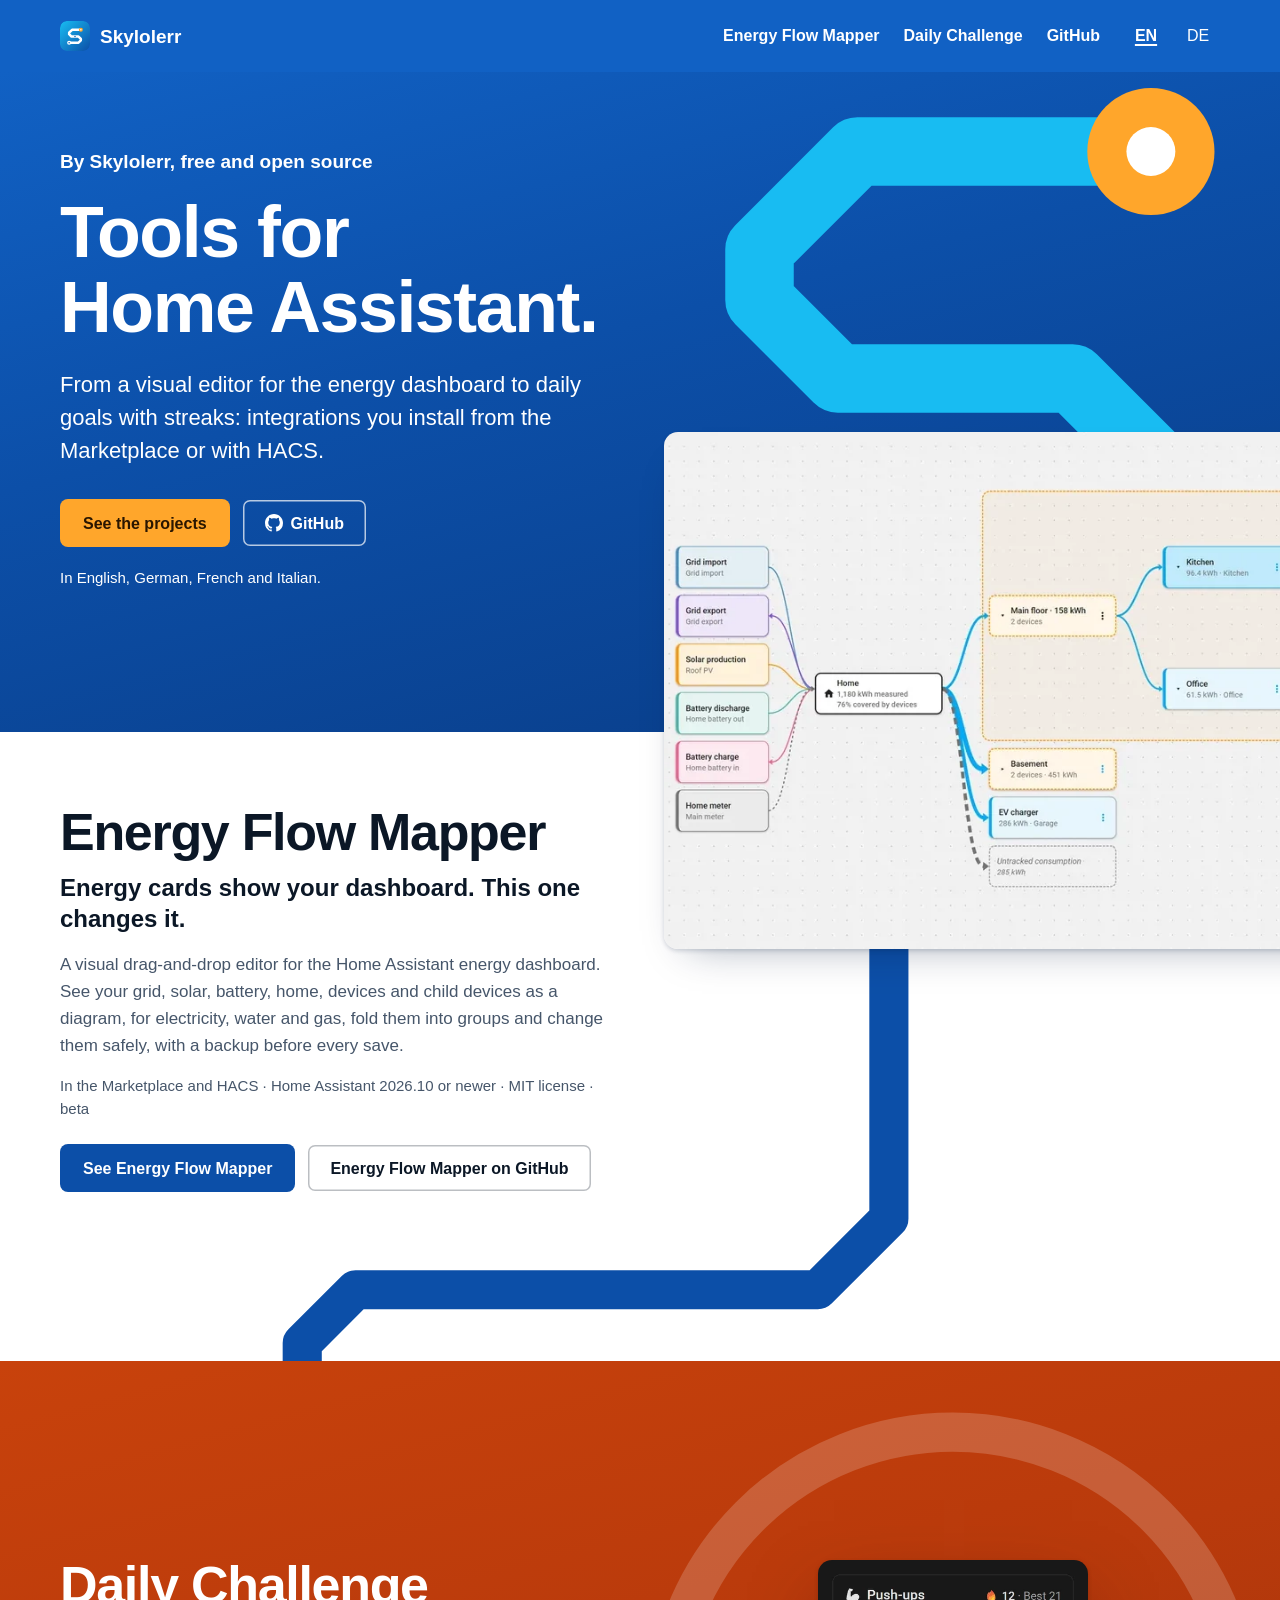
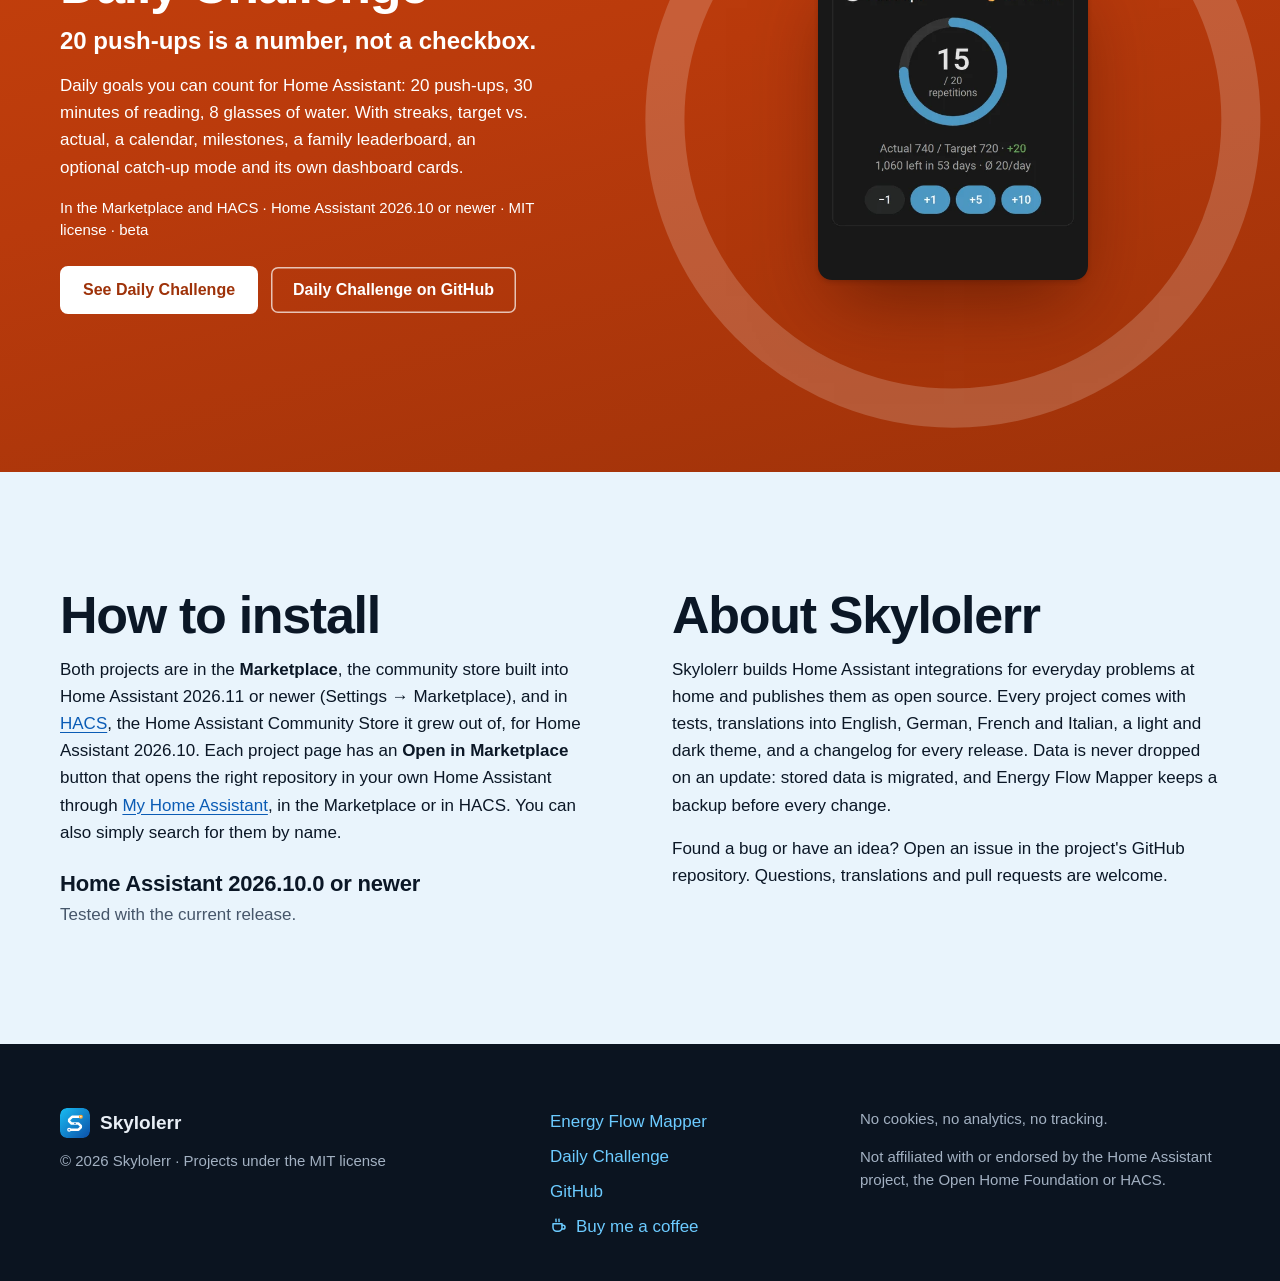
<file: index.html>
<!doctype html>
<html lang="en">
<head>
  <meta charset="utf-8">
  <meta name="viewport" content="width=device-width, initial-scale=1">
  <title>Skylolerr – Home Assistant integrations, Marketplace and HACS</title>
  <meta name="description" content="Free, open-source Home Assistant integrations by Skylolerr: Energy Flow Mapper, an energy dashboard editor, and Daily Challenge, daily goals with streaks.">
  <link rel="canonical" href="https://skylolerr.com/">
  <link rel="alternate" hreflang="en" href="https://skylolerr.com/">
  <link rel="alternate" hreflang="de" href="https://skylolerr.com/de/">
  <link rel="alternate" hreflang="x-default" href="https://skylolerr.com/">
  <meta name="theme-color" content="#1161C4" media="(prefers-color-scheme: light)">
  <meta name="theme-color" content="#0F4A9B" media="(prefers-color-scheme: dark)">
  <link rel="icon" href="/favicon.svg" type="image/svg+xml">
  <link rel="icon" href="/favicon.ico" sizes="32x32">
  <link rel="apple-touch-icon" href="/apple-touch-icon.png">
  <link rel="stylesheet" href="/assets/css/site.css">
  <meta property="og:type" content="website">
  <meta property="og:site_name" content="Skylolerr">
  <meta property="og:title" content="Skylolerr – Home Assistant integrations, Marketplace and HACS">
  <meta property="og:description" content="Energy Flow Mapper, a visual editor for the Home Assistant energy dashboard, and Daily Challenge, daily goals with streaks. Free and open source.">
  <meta property="og:url" content="https://skylolerr.com/">
  <meta property="og:image" content="https://skylolerr.com/assets/img/og-home.png">
  <meta property="og:image:width" content="1200">
  <meta property="og:image:height" content="630">
  <meta property="og:image:alt" content="The icons of Energy Flow Mapper and Daily Challenge next to the name Skylolerr">
  <meta property="og:locale" content="en_US">
  <meta property="og:locale:alternate" content="de_CH">
  <meta name="twitter:card" content="summary_large_image">
  <script type="application/ld+json">
  {
    "@context": "https://schema.org",
    "@graph": [
      {
        "@type": "WebSite",
        "@id": "https://skylolerr.com/#website",
        "name": "Skylolerr",
        "url": "https://skylolerr.com/",
        "inLanguage": "en",
        "publisher": { "@id": "https://skylolerr.com/#person" }
      },
      {
        "@type": "Person",
        "@id": "https://skylolerr.com/#person",
        "name": "Skylolerr",
        "url": "https://skylolerr.com/",
        "image": "https://skylolerr.com/assets/logo/skylolerr-logo-1024.png",
        "sameAs": ["https://github.com/Skylolerr"]
      },
      {
        "@type": "ItemList",
        "name": "Home Assistant integrations by Skylolerr",
        "itemListElement": [
          { "@type": "ListItem", "position": 1, "url": "https://skylolerr.com/energy-flow-mapper/", "name": "Energy Flow Mapper" },
          { "@type": "ListItem", "position": 2, "url": "https://skylolerr.com/daily-challenge/", "name": "Daily Challenge" }
        ]
      }
    ]
  }
  </script>
</head>
<body data-project="efm">
  <a class="skip-link" href="#main">Skip to content</a>
  <header class="site-header">
    <div class="wrap">
      <a class="brand" href="/"><img src="/favicon.svg" alt="" width="30" height="30">Skylolerr</a>
      <nav class="site-nav" aria-label="Main">
        <a class="nav-wide" href="/energy-flow-mapper/">Energy Flow Mapper</a>
        <a class="nav-wide" href="/daily-challenge/">Daily Challenge</a>
        <a href="https://github.com/Skylolerr">GitHub</a>
        <span class="lang"><a href="/" hreflang="en" lang="en" aria-current="true" aria-label="English">EN</a><a href="/de/" hreflang="de" lang="de" aria-label="Deutsch">DE</a></span>
      </nav>
    </div>
  </header>

  <main id="main">
    <section class="hero hero-home">
      <div class="wrap">
        <div class="hero-copy">
          <h1><span class="kicker">By Skylolerr, free and open source</span><span class="h1-line">Tools for</span> <span class="h1-line">Home Assistant.</span></h1>
          <p class="lead">From a visual editor for the energy dashboard to daily goals with streaks: integrations you install from the Marketplace or with HACS.</p>
          <div class="actions">
            <a class="btn btn-node" href="#projects">See the projects</a>
            <a class="btn btn-ghost" href="https://github.com/Skylolerr"><svg viewBox="0 0 16 16" aria-hidden="true" fill="currentColor"><path d="M8 0c4.42 0 8 3.58 8 8a8.013 8.013 0 0 1-5.45 7.59c-.4.08-.55-.17-.55-.38 0-.27.01-1.13.01-2.2 0-.75-.25-1.23-.54-1.48 1.78-.2 3.65-.88 3.65-3.95 0-.88-.31-1.59-.82-2.15.08-.2.36-1.02-.08-2.12 0 0-.67-.22-2.2.82-.64-.18-1.32-.27-2-.27-.68 0-1.36.09-2 .27-1.53-1.03-2.2-.82-2.2-.82-.44 1.1-.16 1.92-.08 2.12-.51.56-.82 1.28-.82 2.15 0 3.06 1.86 3.75 3.64 3.95-.23.2-.44.55-.51 1.07-.46.21-1.61.55-2.33-.66-.15-.24-.6-.83-1.23-.82-.67.01-.27.38.01.53.34.19.73.9.82 1.13.16.45.68 1.31 2.69.94 0 .67.01 1.3.01 1.49 0 .21-.15.45-.55.38A7.995 7.995 0 0 1 0 8c0-4.42 3.58-8 8-8Z"/></svg>GitHub</a>
          </div>
          <p class="small">In English, German, French and Italian.</p>
        </div>
      </div>
      <div class="hero-art">
        <svg class="hero-s" viewBox="0 0 900 960" preserveAspectRatio="xMaxYMin slice" aria-hidden="true">
          <path d="M770 130 H290 L130 290 V373 L258 501 H642 L770 629 V960" fill="none" stroke="#18BCF2" stroke-width="112" stroke-linecap="round" stroke-linejoin="round"/>
          <circle cx="770" cy="130" r="104" fill="#FFA62B"/>
          <circle cx="770" cy="130" r="40" fill="#fff"/>
        </svg>
      </div>
    </section>

    <div id="projects">
      <section class="home-efm" aria-labelledby="efm-title">
        <div class="trace-run" aria-hidden="true"></div>
        <svg class="trace-out" viewBox="0 0 1440 640" aria-hidden="true">
          <path d="M1000 0 V480 L920 560 H400 L340 620 V640" fill="none" stroke="var(--trace-ground)" stroke-width="44" stroke-linejoin="round"/>
        </svg>
        <div class="wrap">
          <div class="grid">
            <div class="copy">
              <h2 id="efm-title">Energy Flow Mapper</h2>
              <p class="claim">Energy cards show your dashboard. This one changes it.</p>
              <p class="muted">A visual drag-and-drop editor for the Home Assistant energy dashboard. See your grid, solar, battery, home, devices and child devices as a diagram, for electricity, water and gas, fold them into groups and change them safely, with a backup before every save.</p>
              <p class="small muted">In the Marketplace and HACS · Home Assistant 2026.10 or newer · MIT license · beta</p>
              <div class="actions">
                <a class="btn btn-solid" href="/energy-flow-mapper/">See Energy Flow Mapper</a>
                <a class="btn btn-line" href="https://github.com/Skylolerr/ha-energy-flow-mapper">Energy Flow Mapper on GitHub</a>
              </div>
            </div>
            <figure class="overhang-home">
              <picture>
                <source media="(prefers-color-scheme: dark)" srcset="/assets/img/efm/flow-dark.webp">
                <img src="/assets/img/efm/flow-light.webp" alt="The Energy Flow Mapper diagram: sources on the left, Home in the middle, the group Main floor as a frame and the group Basement folded into one block" width="922" height="582" fetchpriority="high">
              </picture>
            </figure>
          </div>
        </div>
      </section>

      <section class="home-dc" aria-labelledby="dc-title">
        <svg class="ring-stage" viewBox="0 0 1440 800" aria-hidden="true">
          <defs>
            <linearGradient id="trace-ring" gradientUnits="userSpaceOnUse" x1="760" y1="0" x2="1400" y2="0">
              <stop offset="0" stop-color="#fff"/>
              <stop offset="1" stop-color="#FFD35C"/>
            </linearGradient>
          </defs>
          <circle cx="1072" cy="404" r="324" fill="none" stroke="#fff" stroke-opacity=".18" stroke-width="44"/>
          <path class="ring-draw" pathLength="100" d="M340 0 V20 L400 80 H1072 A324 324 0 1 1 748 404" fill="none" stroke="url(#trace-ring)" stroke-width="44" stroke-linejoin="round" stroke-linecap="round"/>
        </svg>
        <img class="ring-card" src="/assets/img/dc/buttons-start.webp" alt="A Daily Challenge card: 15 of 20 push-ups, with quick buttons" width="475" height="562" loading="lazy">
        <div class="wrap">
          <figure class="ring-sm">
            <svg viewBox="0 0 640 640" aria-hidden="true">
              <circle cx="320" cy="320" r="288" fill="none" stroke="#fff" stroke-opacity=".18" stroke-width="40"/>
              <path d="M-800 32 H320 A288 288 0 1 1 32 320" fill="none" stroke="#fff" stroke-width="40" stroke-linecap="round"/>
            </svg>
            <img src="/assets/img/dc/buttons-start.webp" alt="A Daily Challenge card: 15 of 20 push-ups, with quick buttons" width="475" height="562" loading="lazy">
          </figure>
          <div class="copy">
            <h2 id="dc-title">Daily Challenge</h2>
            <p class="claim">20 push-ups is a number, not a checkbox.</p>
            <p>Daily goals you can count for Home Assistant: 20 push-ups, 30 minutes of reading, 8 glasses of water. With streaks, target vs. actual, a calendar, milestones, a family leaderboard, an optional catch-up mode and its own dashboard cards.</p>
            <p class="small">In the Marketplace and HACS · Home Assistant 2026.10 or newer · MIT license · beta</p>
            <div class="actions">
              <a class="btn btn-white" href="/daily-challenge/">See Daily Challenge</a>
              <a class="btn btn-ghost" href="https://github.com/Skylolerr/ha-daily-challenge">Daily Challenge on GitHub</a>
            </div>
          </div>
        </div>
      </section>
    </div>

    <div class="section tint">
      <div class="wrap info-grid">
        <section aria-labelledby="install-title">
          <h2 id="install-title">How to install</h2>
          <p>Both projects are in the <strong>Marketplace</strong>, the community store built into Home Assistant 2026.11 or newer (Settings → Marketplace), and in <a href="https://hacs.xyz/">HACS</a>, the Home Assistant Community Store it grew out of, for Home Assistant 2026.10. Each project page has an <strong>Open in Marketplace</strong> button that opens the right repository in your own Home Assistant through <a href="https://my.home-assistant.io/">My Home Assistant</a>, in the Marketplace or in HACS. You can also simply search for them by name.</p>
          <p class="info-line">Home Assistant 2026.10.0 or newer</p>
          <p class="muted">Tested with the current release.</p>
        </section>
        <section aria-labelledby="about-title">
          <h2 id="about-title">About Skylolerr</h2>
          <p>Skylolerr builds Home Assistant integrations for everyday problems at home and publishes them as open source. Every project comes with tests, translations into English, German, French and Italian, a light and dark theme, and a changelog for every release. Data is never dropped on an update: stored data is migrated, and Energy Flow Mapper keeps a backup before every change.</p>
          <p>Found a bug or have an idea? Open an issue in the project's GitHub repository. Questions, translations and pull requests are welcome.</p>
        </section>
      </div>
    </div>
  </main>

  <footer class="site-footer">
    <div class="wrap footer-grid">
      <div>
        <a class="brand" href="/"><img src="/favicon.svg" alt="" width="30" height="30">Skylolerr</a>
        <p class="small">© 2026 Skylolerr · Projects under the MIT license</p>
      </div>
      <ul class="footer-links">
        <li><a href="/energy-flow-mapper/">Energy Flow Mapper</a></li>
        <li><a href="/daily-challenge/">Daily Challenge</a></li>
        <li><a href="https://github.com/Skylolerr">GitHub</a></li>
        <li><a href="https://buymeacoffee.com/skylolerr"><svg viewBox="0 0 24 24" aria-hidden="true" fill="none" stroke="currentColor" stroke-width="2" stroke-linecap="round" stroke-linejoin="round"><path d="M4 9h12v5a5 5 0 0 1-5 5H9a5 5 0 0 1-5-5V9Z"/><path d="M16 11h1.5a2.5 2.5 0 0 1 0 5H16"/><path d="M8 3c-.6 1 .6 2 0 3M12 3c-.6 1 .6 2 0 3"/></svg>Buy me a coffee</a></li>
      </ul>
      <div class="small">
        <p>No cookies, no analytics, no tracking.</p>
        <p>Not affiliated with or endorsed by the Home Assistant project, the Open Home Foundation or HACS.</p>
      </div>
    </div>
  </footer>
</body>
</html>
</file>
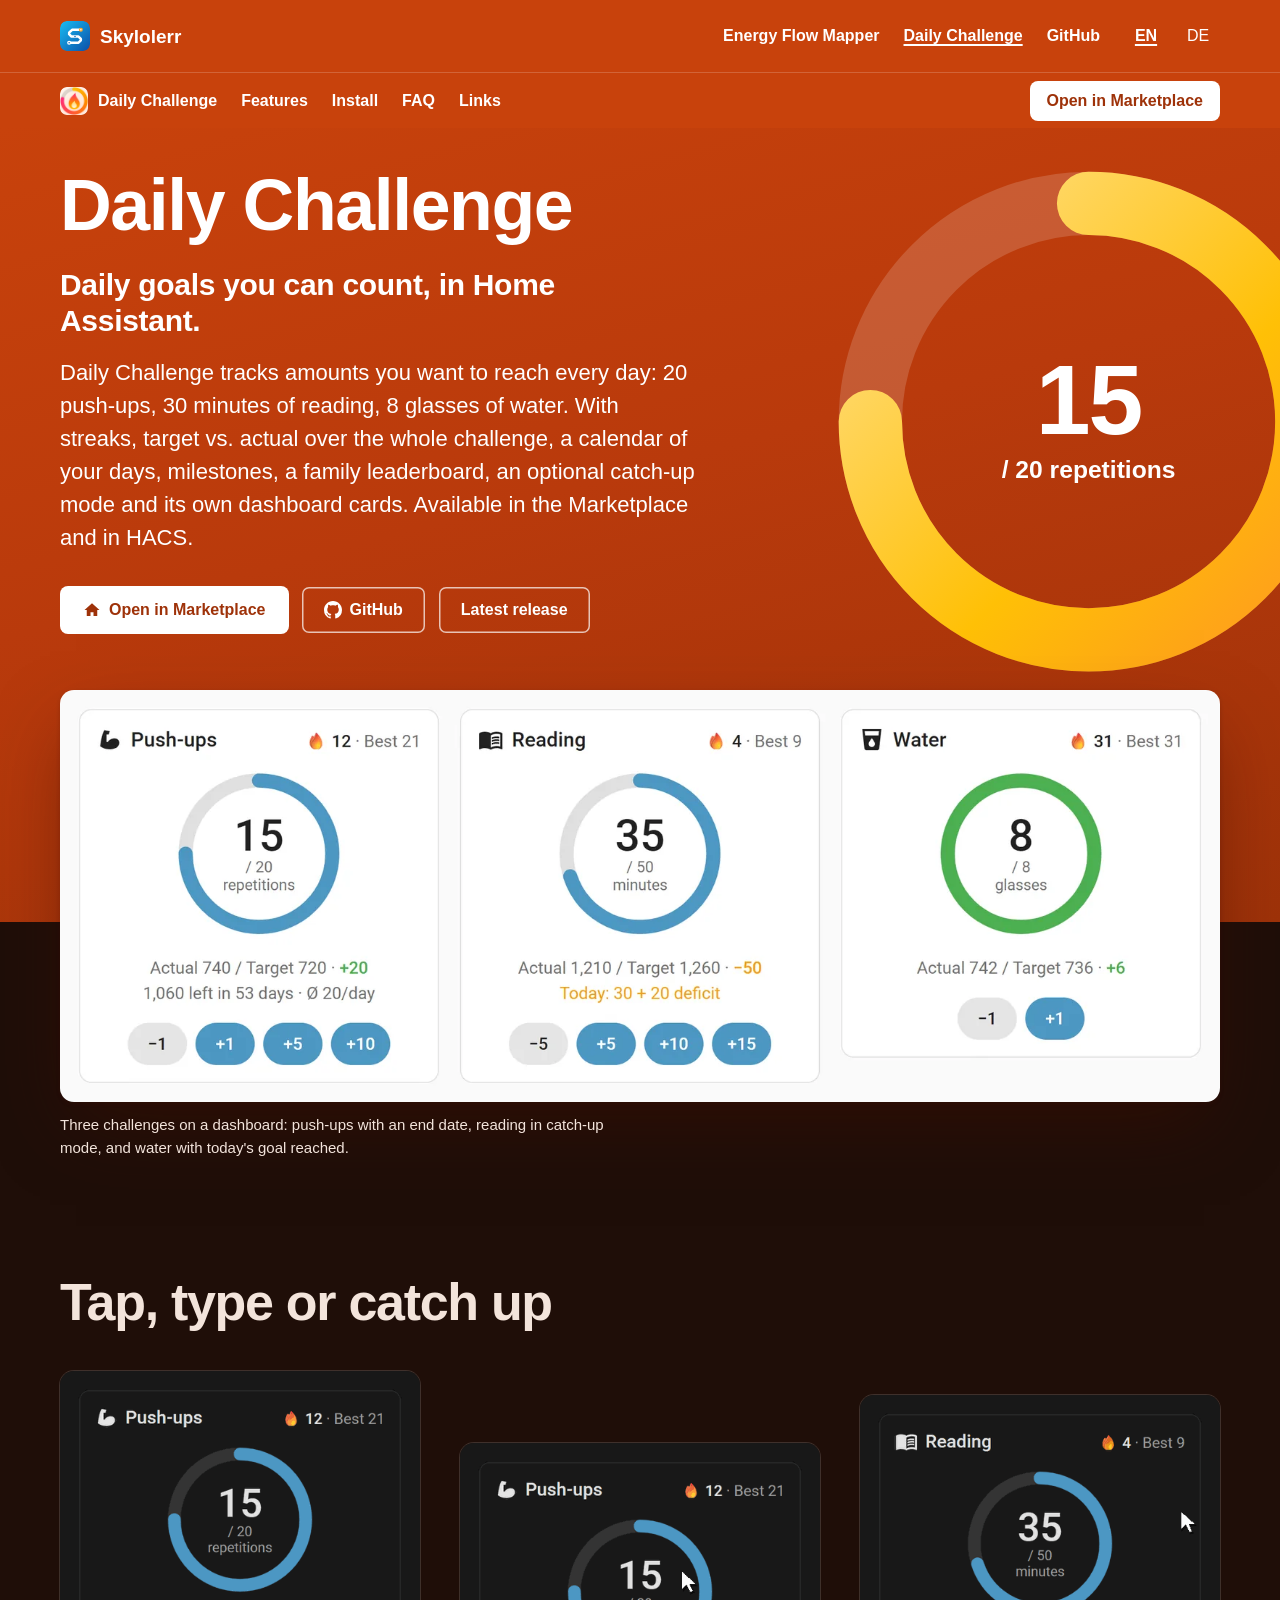
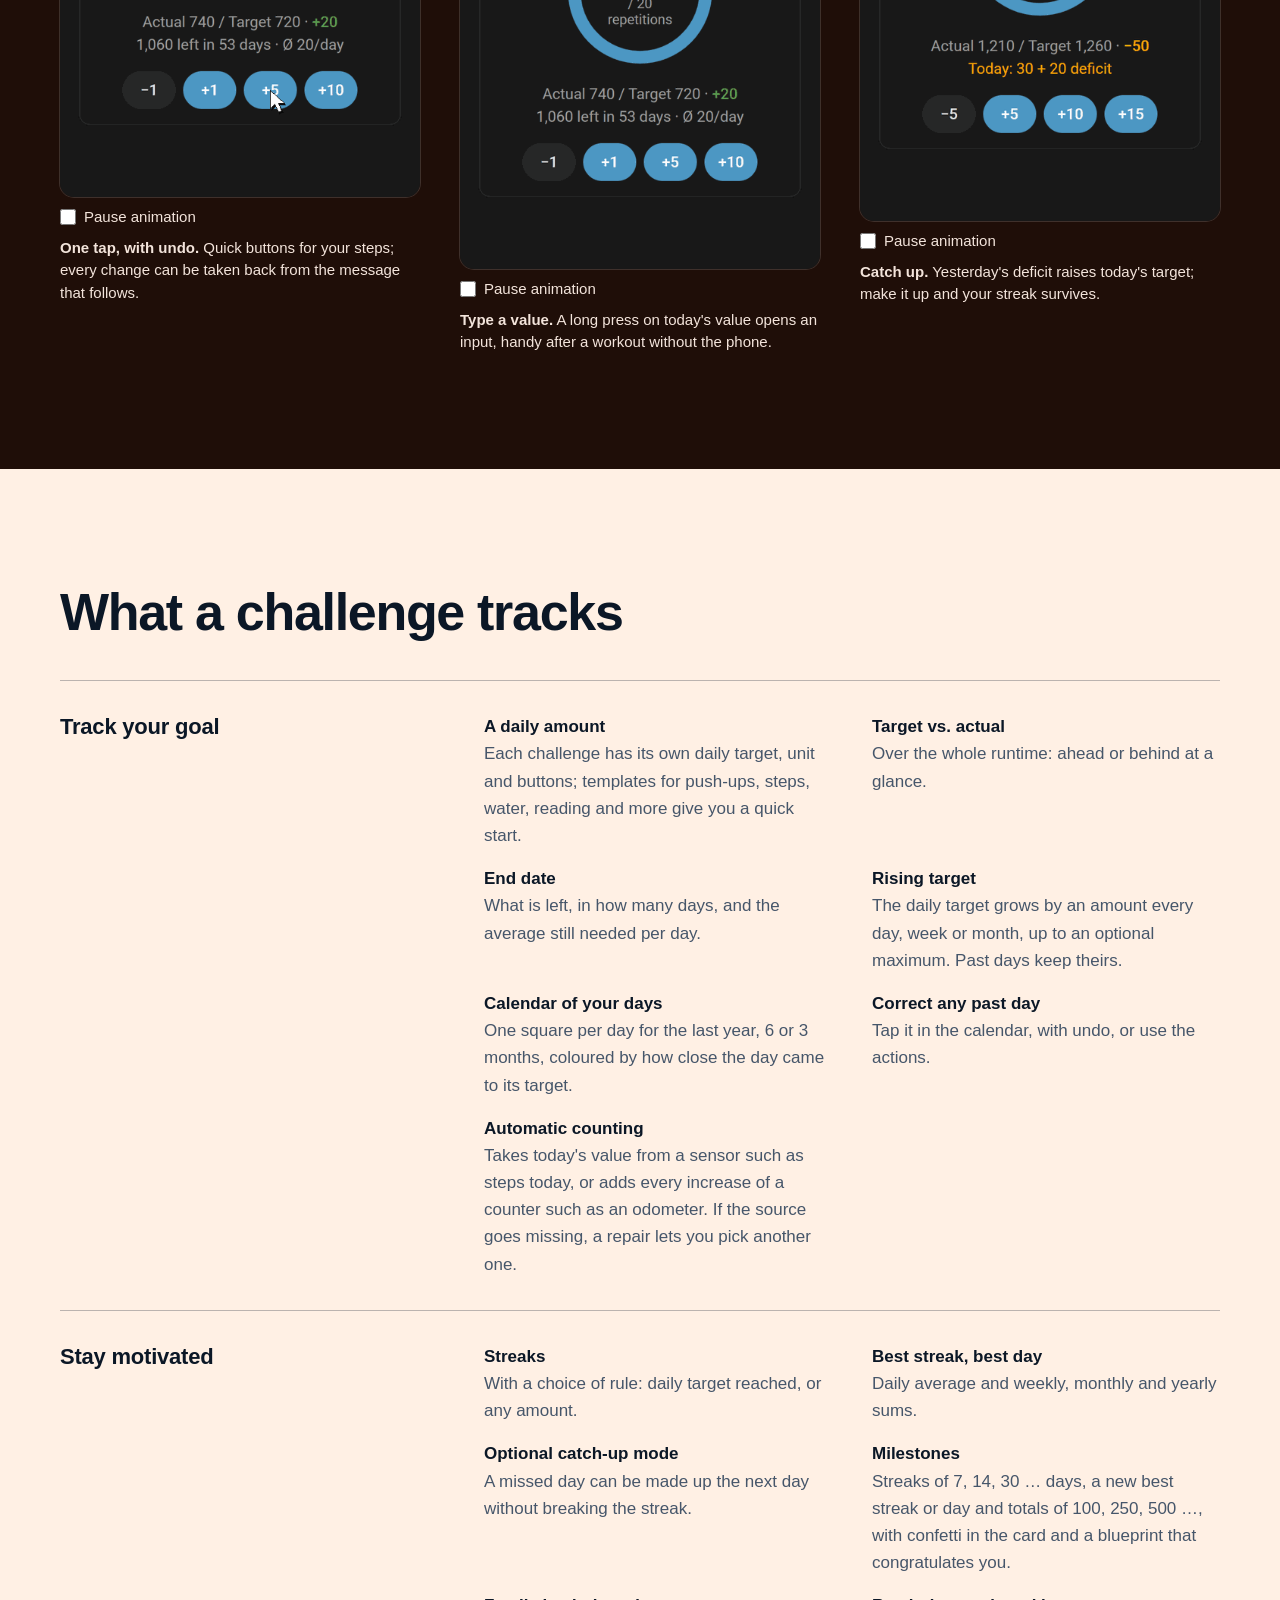
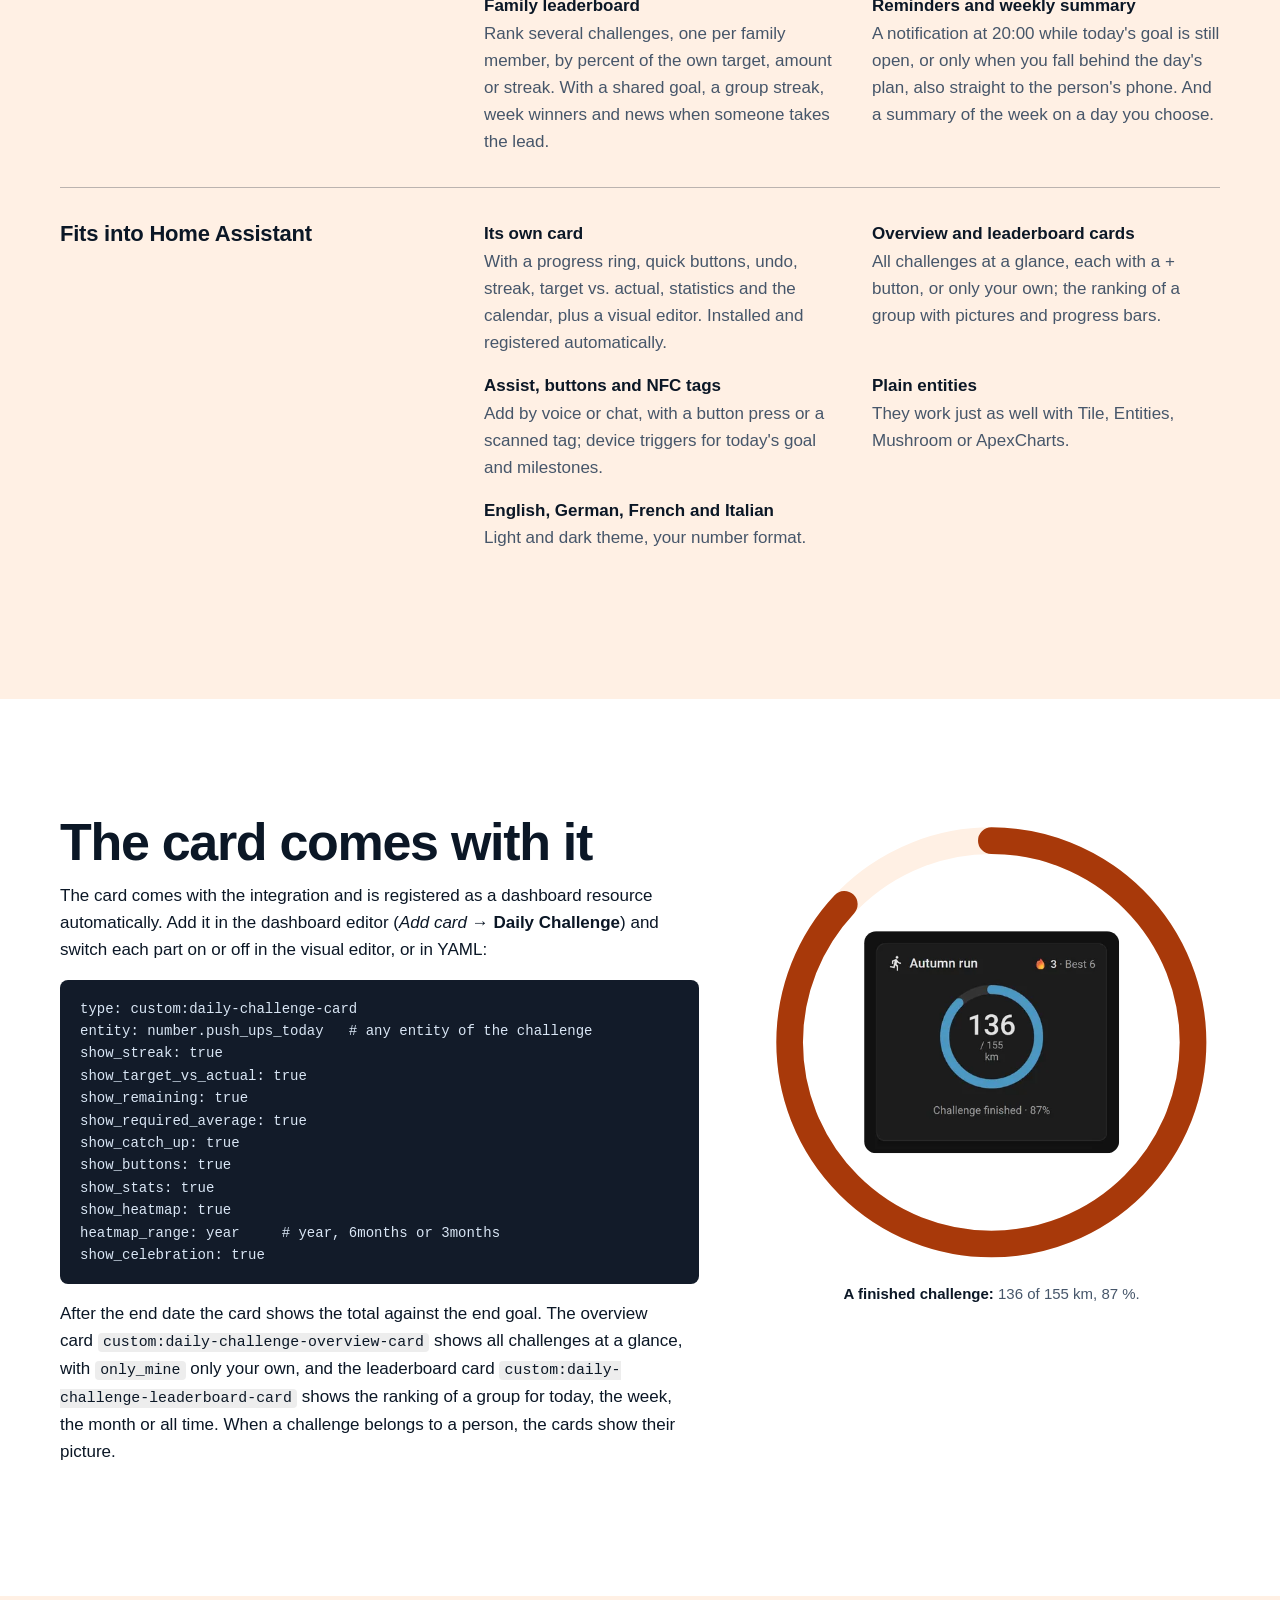
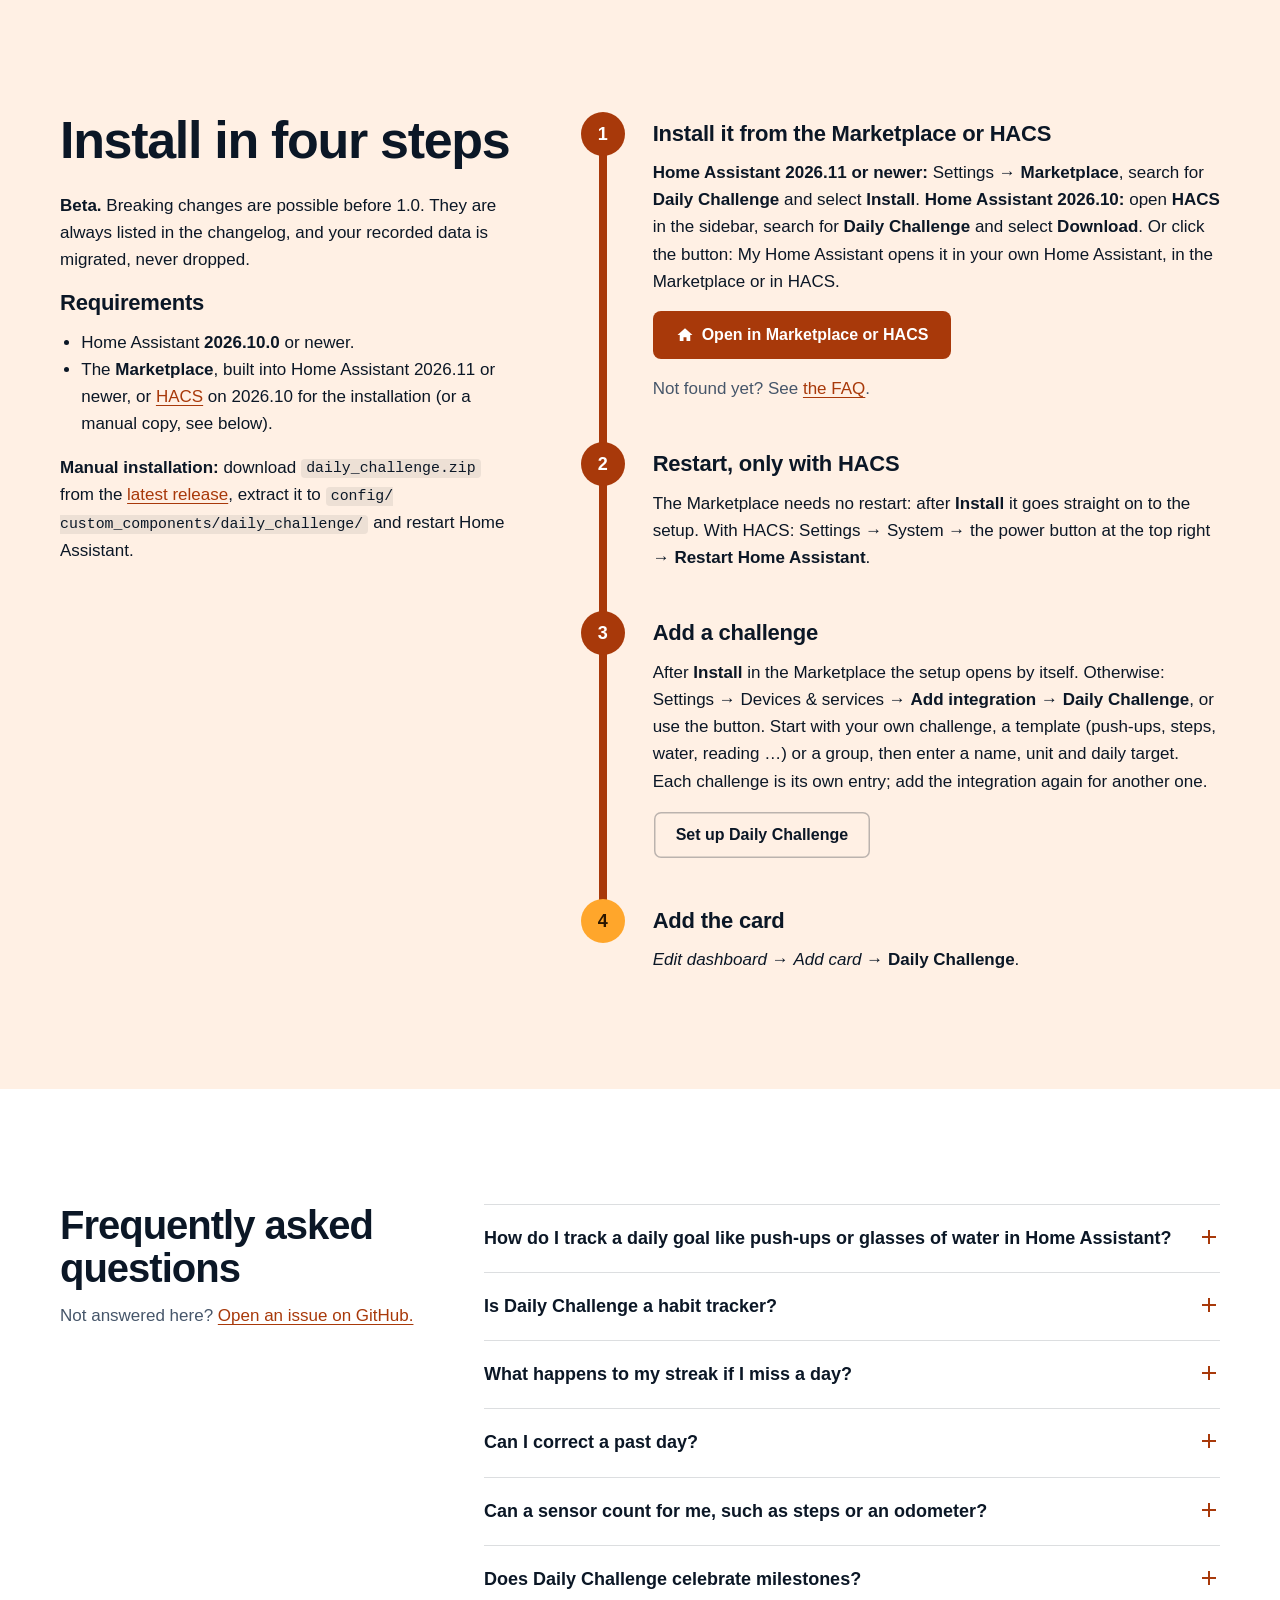
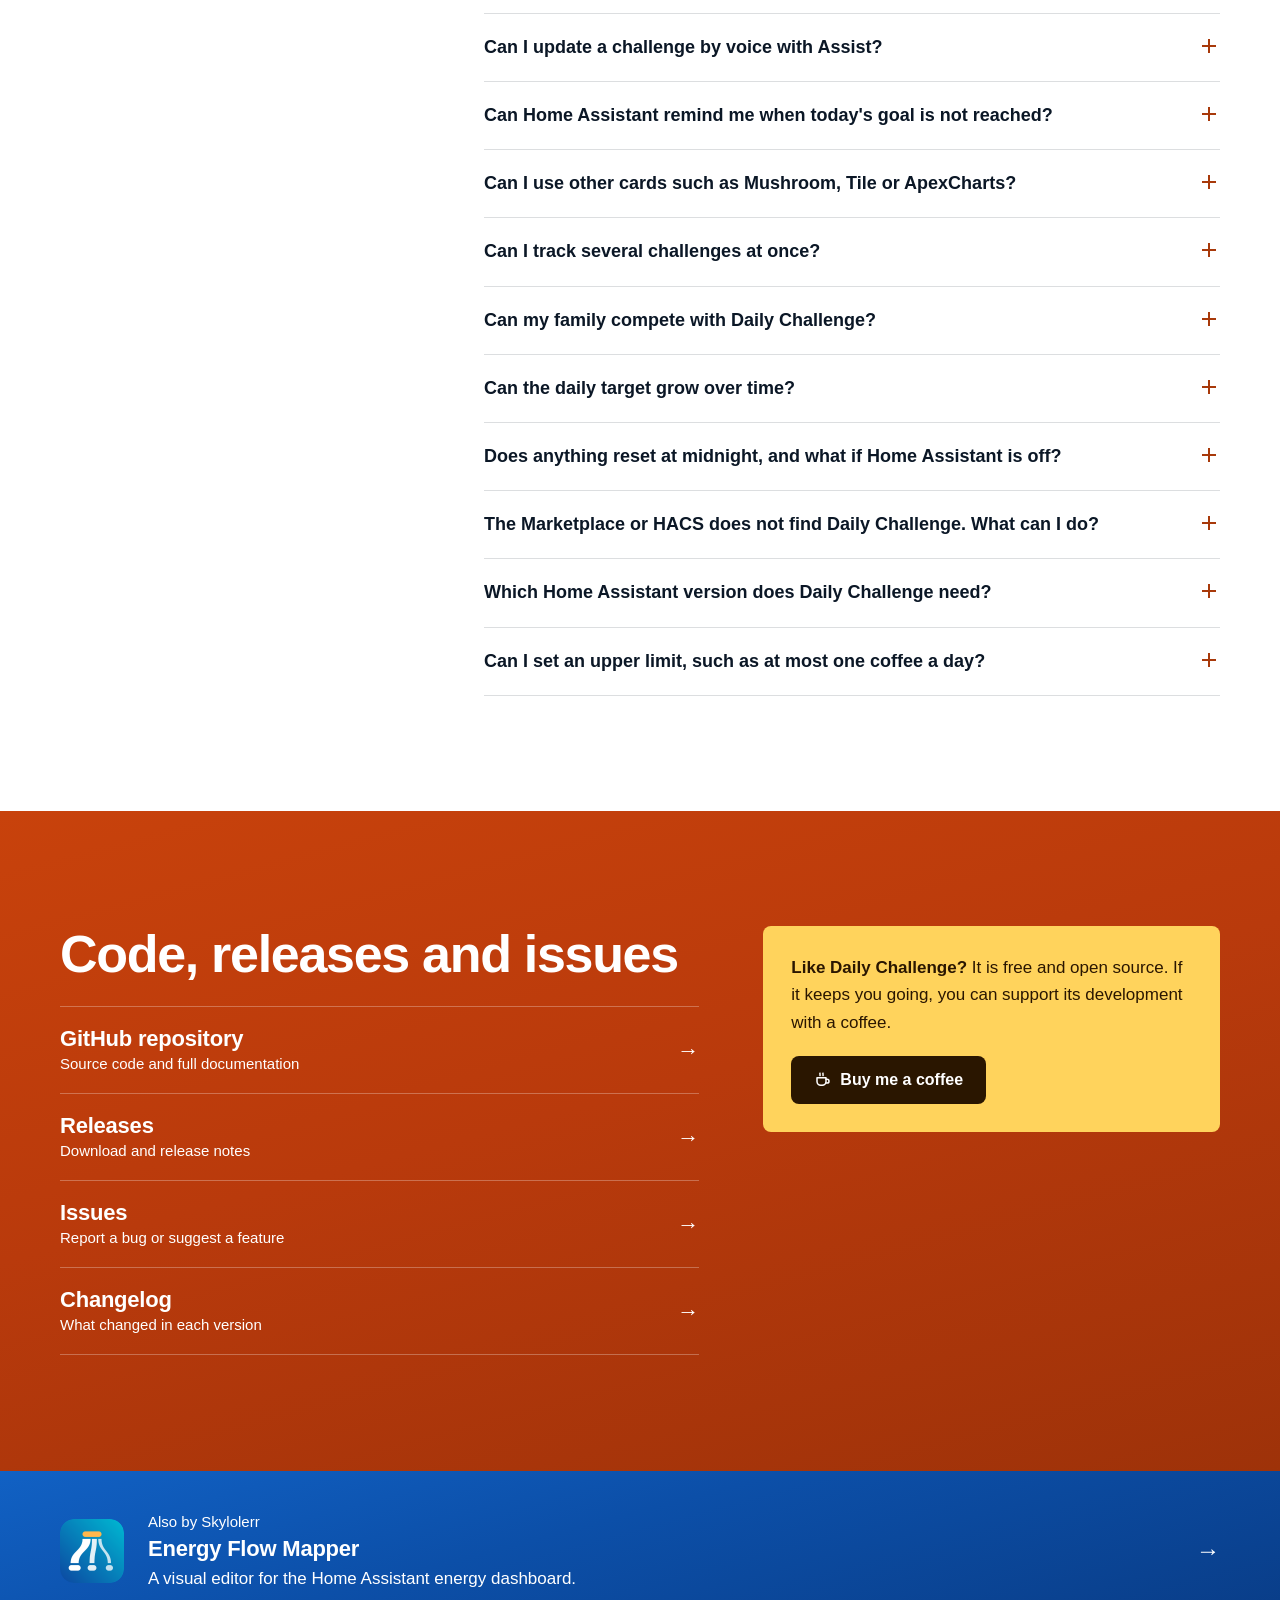
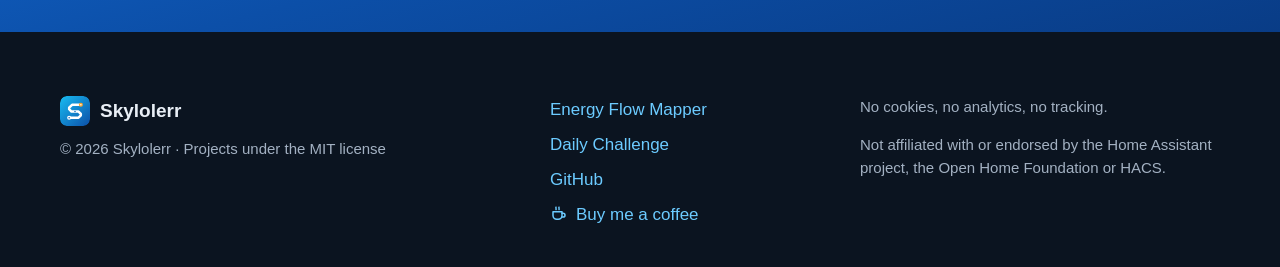
<file: daily-challenge/index.html>
<!doctype html>
<html lang="en">
<head>
  <meta charset="utf-8">
  <meta name="viewport" content="width=device-width, initial-scale=1">
  <title>Daily Challenge – daily goals and streaks for Home Assistant</title>
  <meta name="description" content="Daily goals in Home Assistant: push-ups, reading, water. Streaks, a calendar, a family leaderboard, counting from sensors. Free in the Marketplace and HACS.">
  <link rel="canonical" href="https://skylolerr.com/daily-challenge/">
  <link rel="alternate" hreflang="en" href="https://skylolerr.com/daily-challenge/">
  <link rel="alternate" hreflang="de" href="https://skylolerr.com/de/daily-challenge/">
  <link rel="alternate" hreflang="x-default" href="https://skylolerr.com/daily-challenge/">
  <meta name="theme-color" content="#C8420C" media="(prefers-color-scheme: light)">
  <meta name="theme-color" content="#B5390B" media="(prefers-color-scheme: dark)">
  <link rel="icon" href="/favicon.svg" type="image/svg+xml">
  <link rel="icon" href="/favicon.ico" sizes="32x32">
  <link rel="apple-touch-icon" href="/apple-touch-icon.png">
  <link rel="stylesheet" href="/assets/css/site.css">
  <meta property="og:type" content="website">
  <meta property="og:site_name" content="Skylolerr">
  <meta property="og:title" content="Daily Challenge – daily goals and streaks for Home Assistant">
  <meta property="og:description" content="Quantity-based daily challenges for Home Assistant with streaks, a calendar of your days, milestones, a family leaderboard, automatic counting from sensors and its own cards. Free in the Marketplace and HACS.">
  <meta property="og:url" content="https://skylolerr.com/daily-challenge/">
  <meta property="og:image" content="https://skylolerr.com/assets/img/og-daily-challenge.png">
  <meta property="og:image:width" content="1200">
  <meta property="og:image:height" content="630">
  <meta property="og:image:alt" content="Daily Challenge – daily goals for Home Assistant, with streaks and its own card">
  <meta property="og:locale" content="en_US">
  <meta property="og:locale:alternate" content="de_CH">
  <meta name="twitter:card" content="summary_large_image">
  <script type="application/ld+json">
  {
    "@context": "https://schema.org",
    "@graph": [
      {
        "@type": "SoftwareApplication",
        "@id": "https://skylolerr.com/daily-challenge/#app",
        "name": "Daily Challenge",
        "description": "A Home Assistant integration for quantity-based daily challenges such as 20 push-ups or 8 glasses of water, with streaks, target vs. actual over the whole challenge, a calendar of daily values, milestones, a family leaderboard with a shared goal, automatic counting from a sensor, Assist, an optional catch-up mode and its own dashboard cards.",
        "url": "https://skylolerr.com/daily-challenge/",
        "image": "https://skylolerr.com/assets/img/og-daily-challenge.png",
        "screenshot": "https://skylolerr.com/assets/img/dc/hero-light.webp",
        "applicationCategory": "HomeApplication",
        "applicationSubCategory": "Home Assistant custom integration",
        "operatingSystem": "Home Assistant 2026.10.0 or newer",
        "softwareRequirements": "Home Assistant 2026.10.0 or newer; the Marketplace (2026.11 or newer) or HACS",
        "featureList": [
          "Daily target with its own unit and quick buttons",
          "Current and best streak with a choice of streak rule",
          "Target vs. actual over the whole challenge",
          "Optional catch-up mode for yesterday's deficit",
          "Dashboard card with progress ring and undo",
          "Calendar (heatmap) of daily values, with corrections in the card",
          "Automatic counting from a sensor or a rising counter",
          "Milestone events, confetti and device triggers",
          "Assist: add, set and read challenges by voice or chat",
          "Overview card with all challenges",
          "Blueprints for reminders, milestones, quick add, a weekly summary and Assist",
          "Actions to add, set and read the values of any day",
          "Family leaderboard with a shared goal, a group streak and week winners",
          "Leaderboard card with person pictures",
          "Rising daily target",
          "Templates for common challenges",
          "Pace reminder blueprint"
        ],
        "license": "https://opensource.org/license/mit",
        "isAccessibleForFree": true,
        "offers": { "@type": "Offer", "price": "0", "priceCurrency": "USD" },
        "author": { "@type": "Person", "name": "Skylolerr", "url": "https://github.com/Skylolerr" },
        "downloadUrl": "https://github.com/Skylolerr/ha-daily-challenge/releases/latest",
        "installUrl": "https://my.home-assistant.io/redirect/hacs_repository/?owner=Skylolerr&repository=ha-daily-challenge&category=integration",
        "sameAs": ["https://github.com/Skylolerr/ha-daily-challenge"]
      },
      {
        "@type": "BreadcrumbList",
        "itemListElement": [
          { "@type": "ListItem", "position": 1, "name": "Skylolerr", "item": "https://skylolerr.com/" },
          { "@type": "ListItem", "position": 2, "name": "Daily Challenge", "item": "https://skylolerr.com/daily-challenge/" }
        ]
      },
      {
        "@type": "FAQPage",
        "mainEntity": [
          {
            "@type": "Question",
            "name": "How do I track a daily goal like push-ups or glasses of water in Home Assistant?",
            "acceptedAnswer": { "@type": "Answer", "text": "Install Daily Challenge, add the integration and enter a name, a unit and a daily target, for example 20 push-ups. Add the Daily Challenge card to a dashboard and tap +1, +5 or +10 whenever you have done some. The card shows today's progress, your streak and whether you are ahead of or behind your target." }
          },
          {
            "@type": "Question",
            "name": "Is Daily Challenge a habit tracker?",
            "acceptedAnswer": { "@type": "Answer", "text": "It tracks amounts, not yes/no habits. Each challenge has a daily target and a unit, so it counts how much you did each day, adds it up over the whole challenge and compares it with the target to date. If you prefer, any amount above 0 can count for the streak." }
          },
          {
            "@type": "Question",
            "name": "What happens to my streak if I miss a day?",
            "acceptedAnswer": { "@type": "Answer", "text": "Without catch-up, a missed day ends the streak. In the optional catch-up mode, yesterday's deficit is added to today's target; if you make it up today, yesterday still counts and the streak survives. Only yesterday can be rescued, nothing older." }
          },
          {
            "@type": "Question",
            "name": "Can I correct a past day?",
            "acceptedAnswer": { "@type": "Answer", "text": "Yes. Tap the day in the card's calendar, change the value and select Save; Undo takes it back. The actions daily_challenge.set and daily_challenge.add also take an optional date, so you can correct any day between the start date and today, for example from the developer tools or an automation." }
          },
          {
            "@type": "Question",
            "name": "Can a sensor count for me, such as steps or an odometer?",
            "acceptedAnswer": { "@type": "Answer", "text": "Yes. Under Automatic counting in the options of a challenge, choose a sensor, number, input number or counter as source. As Daily value, the source shows today's amount, such as steps today, and sets it; the buttons are not available then. As Counter, the source keeps rising, such as an odometer, and every increase is added; the buttons stay." }
          },
          {
            "@type": "Question",
            "name": "Does Daily Challenge celebrate milestones?",
            "acceptedAnswer": { "@type": "Answer", "text": "Yes. The Milestone event of a challenge fires when the streak reaches 7, 14, 30 … days, for a new best streak or a new best day, and when the total reaches 100, 250, 500 …; you choose the kinds in the options. The card shows confetti with a short text such as 7 days in a row!, the milestone blueprint congratulates you, and the automation editor offers device triggers such as Milestone reached and Today's goal reached." }
          },
          {
            "@type": "Question",
            "name": "Can I update a challenge by voice with Assist?",
            "acceptedAnswer": { "@type": "Answer", "text": "Yes. With an AI assistant as conversation agent, expose the challenge's Today entity to Assist; the assistant can then add to, set and read your challenges, for example after I just did 20 push-ups. For the built-in Assist, the voice blueprint adds sentences such as Add 20 to push-ups and How many push-ups today, in English by default and easy to change to your language. When the challenge belongs to a person, Assist uses your own challenge if you name none." }
          },
          {
            "@type": "Question",
            "name": "Can Home Assistant remind me when today's goal is not reached?",
            "acceptedAnswer": { "@type": "Answer", "text": "Yes. Import the reminder blueprint: at a time you choose, 20:00 by default, it notifies you while today's goal is still open. The message can include what is still missing. The pace reminder blueprint speaks up only when you fall behind the day's plan, and both can send to the phone of the person the challenge belongs to." }
          },
          {
            "@type": "Question",
            "name": "Can I use other cards such as Mushroom, Tile or ApexCharts?",
            "acceptedAnswer": { "@type": "Answer", "text": "Yes. Every challenge creates plain entities: a number for today's value, buttons for the steps and sensors for today's target, progress, total, streaks, ahead or behind and more. They work with any card, in automations and in the history." }
          },
          {
            "@type": "Question",
            "name": "Can I track several challenges at once?",
            "acceptedAnswer": { "@type": "Answer", "text": "Yes. Each challenge is its own entry: add the integration again for the next one. Each gets its own device, entities and card. The overview card shows all of them at a glance, each with a + button. To compete, add a group: it ranks the challenges in a leaderboard." }
          },
          {
            "@type": "Question",
            "name": "Can my family compete with Daily Challenge?",
            "acceptedAnswer": { "@type": "Answer", "text": "Yes. Give every family member their own challenge, each with their own target and, if you like, their person. Then add the integration again and choose Group (leaderboard): it ranks the challenges by percent of the own target, which is fair with different targets, or by amount or streak. Optionally you collect a shared goal per week, month or year together. There is a group streak for the days on which everybody reached their target, a week winner every Monday and a leaderboard card with pictures and progress bars. The group news blueprint sends messages such as Anna has overtaken Tom!" }
          },
          {
            "@type": "Question",
            "name": "Can the daily target grow over time?",
            "acceptedAnswer": { "@type": "Answer", "text": "Yes. Under Rising target in the options, set an increase and how often it applies: every day, week or month, up to an optional maximum, for example one more push-up every week up to 50. Past days keep the target they had." }
          },
          {
            "@type": "Question",
            "name": "Does anything reset at midnight, and what if Home Assistant is off?",
            "acceptedAnswer": { "@type": "Answer", "text": "Nothing is reset. Every value is stored with its date, so a new day simply starts empty. Restarts, daylight saving time and Home Assistant being off over midnight are no problem." }
          },
          {
            "@type": "Question",
            "name": "The Marketplace or HACS does not find Daily Challenge. What can I do?",
            "acceptedAnswer": { "@type": "Answer", "text": "Daily Challenge is in the default catalog. On Home Assistant 2026.11 or newer, open Settings → Marketplace and search for it; on 2026.10, search in HACS. Right after a release it can take a few hours to show up; the Open in Marketplace button on this page also works. If it still does not appear, add the repository by hand: in the Marketplace choose Add from link (this needs a GitHub sign-in), in HACS open the ⋮ menu and choose Custom repositories with the type Integration. Enter https://github.com/Skylolerr/ha-daily-challenge, then install it; with HACS, restart Home Assistant afterwards." }
          },
          {
            "@type": "Question",
            "name": "Which Home Assistant version does Daily Challenge need?",
            "acceptedAnswer": { "@type": "Answer", "text": "Home Assistant 2026.10.0 or newer. The card is installed and registered automatically with the integration." }
          },
          {
            "@type": "Question",
            "name": "Can I set an upper limit, such as at most one coffee a day?",
            "acceptedAnswer": { "@type": "Answer", "text": "Not yet. Daily Challenge supports at-least goals only, and there are no rest or skip days: daily means every day." }
          }
        ]
      }
    ]
  }
  </script>
</head>
<body data-project="dc">
  <a class="skip-link" href="#main">Skip to content</a>
  <header class="site-header">
    <div class="wrap">
      <a class="brand" href="/"><img src="/favicon.svg" alt="" width="30" height="30">Skylolerr</a>
      <nav class="site-nav" aria-label="Main">
        <a class="nav-wide" href="/energy-flow-mapper/">Energy Flow Mapper</a>
        <a class="nav-wide" href="/daily-challenge/" aria-current="page">Daily Challenge</a>
        <a href="https://github.com/Skylolerr">GitHub</a>
        <span class="lang"><a href="/daily-challenge/" hreflang="en" lang="en" aria-current="true" aria-label="English">EN</a><a href="/de/daily-challenge/" hreflang="de" lang="de" aria-label="Deutsch">DE</a></span>
      </nav>
    </div>
  </header>

  <main id="main">
    <div class="product-bar">
      <div class="wrap">
        <span class="product-name"><picture><source media="(prefers-color-scheme: dark)" srcset="/assets/img/dc/icon-dark.png"><img src="/assets/img/dc/icon-light.png" alt="" width="28" height="28"></picture>Daily Challenge</span>
        <nav class="bar-nav" aria-label="On this page">
          <a href="#features">Features</a>
          <a href="#install">Install</a>
          <a href="#faq">FAQ</a>
          <a href="#links">Links</a>
        </nav>
        <a class="btn btn-white btn-small" href="https://my.home-assistant.io/redirect/hacs_repository/?owner=Skylolerr&amp;repository=ha-daily-challenge&amp;category=integration">Open in Marketplace</a>
      </div>
    </div>

    <section class="hero">
      <div class="wrap">
        <div class="hero-copy">
          <nav class="breadcrumb" aria-label="Breadcrumb">
            <ol><li><a href="/">Skylolerr</a></li><li aria-current="page">Daily Challenge</li></ol>
          </nav>
          <h1>Daily Challenge</h1>
          <p class="deck">Daily goals you can count, in Home Assistant.</p>
          <p class="lead">Daily Challenge tracks amounts you want to reach every day: 20 push-ups, 30 minutes of reading, 8 glasses of water. With streaks, target vs. actual over the whole challenge, a calendar of your days, milestones, a family leaderboard, an optional catch-up mode and its own dashboard cards. Available in the Marketplace and in HACS.</p>
          <div class="actions">
            <a class="btn btn-white" href="https://my.home-assistant.io/redirect/hacs_repository/?owner=Skylolerr&amp;repository=ha-daily-challenge&amp;category=integration"><svg viewBox="0 0 24 24" aria-hidden="true" fill="currentColor"><path d="M12 3 2 12h3v8h5v-5h4v5h5v-8h3L12 3Z"/></svg>Open in Marketplace</a>
            <a class="btn btn-ghost" href="https://github.com/Skylolerr/ha-daily-challenge"><svg viewBox="0 0 16 16" aria-hidden="true" fill="currentColor"><path d="M8 0c4.42 0 8 3.58 8 8a8.013 8.013 0 0 1-5.45 7.59c-.4.08-.55-.17-.55-.38 0-.27.01-1.13.01-2.2 0-.75-.25-1.23-.54-1.48 1.78-.2 3.65-.88 3.65-3.95 0-.88-.31-1.59-.82-2.15.08-.2.36-1.02-.08-2.12 0 0-.67-.22-2.2.82-.64-.18-1.32-.27-2-.27-.68 0-1.36.09-2 .27-1.53-1.03-2.2-.82-2.2-.82-.44 1.1-.16 1.92-.08 2.12-.51.56-.82 1.28-.82 2.15 0 3.06 1.86 3.75 3.64 3.95-.23.2-.44.55-.51 1.07-.46.21-1.61.55-2.33-.66-.15-.24-.6-.83-1.23-.82-.67.01-.27.38.01.53.34.19.73.9.82 1.13.16.45.68 1.31 2.69.94 0 .67.01 1.3.01 1.49 0 .21-.15.45-.55.38A7.995 7.995 0 0 1 0 8c0-4.42 3.58-8 8-8Z"/></svg>GitHub</a>
            <a class="btn btn-ghost" href="https://github.com/Skylolerr/ha-daily-challenge/releases/latest">Latest release</a>
          </div>
        </div>
      </div>
      <div class="hero-art">
        <svg class="ring-hero" viewBox="0 0 640 640" aria-hidden="true">
          <defs>
            <linearGradient id="dc-ring" x1="1" y1="0" x2="0" y2="1">
              <stop offset="0" stop-color="#FFE08A"/>
              <stop offset=".6" stop-color="#FFC006"/>
              <stop offset="1" stop-color="#FF9A1F"/>
            </linearGradient>
          </defs>
          <circle cx="320" cy="320" r="248" fill="none" stroke="#fff" stroke-opacity=".16" stroke-width="72"/>
          <circle class="ring-draw-hero" cx="320" cy="320" r="248" fill="none" stroke="url(#dc-ring)" stroke-width="72" stroke-linecap="round" pathLength="100" stroke-dasharray="75 100" transform="rotate(-90 320 320)"/>
          <text x="320" y="334" text-anchor="middle" fill="#fff" class="ring-num">15</text>
          <text x="320" y="384" text-anchor="middle" fill="#fff" class="ring-unit">/ 20 repetitions</text>
        </svg>
      </div>
      <div class="wrap">
        <figure class="overhang">
          <picture>
            <source media="(max-width: 719px) and (prefers-color-scheme: dark)" srcset="/assets/img/dc/card-one-dark.webp" width="497" height="517">
            <source media="(max-width: 719px)" srcset="/assets/img/dc/card-one-light.webp" width="497" height="517">
            <source media="(prefers-color-scheme: dark)" srcset="/assets/img/dc/hero-dark-800.webp 800w, /assets/img/dc/hero-dark.webp 1600w" sizes="(min-width: 1240px) 1160px, 100vw">
            <img src="/assets/img/dc/hero-light.webp" srcset="/assets/img/dc/hero-light-800.webp 800w, /assets/img/dc/hero-light.webp 1600w" sizes="(min-width: 1240px) 1160px, 100vw" alt="Daily Challenge on a dashboard with a progress ring, streak and quick buttons" width="1600" height="569" fetchpriority="high">
          </picture>
          <figcaption><span class="cap-wide">Three challenges on a dashboard: push-ups with an end date, reading in catch-up mode, and water with today's goal reached.</span><span class="cap-narrow">A challenge on a dashboard: push-ups with an end date.</span></figcaption>
        </figure>
      </div>
    </section>

    <section class="section after-hero band-ember" aria-labelledby="demo-title">
      <div class="wrap">
        <h2 id="demo-title">Tap, type or catch up</h2>
        <div class="stagger">
          <figure class="anim">
            <picture>
              <source media="(prefers-reduced-motion: reduce)" srcset="/assets/img/dc/buttons-still.webp">
              <img src="/assets/img/dc/buttons.webp" alt="Tapping +5 fills the ring and reaches today's goal; Undo in the message takes it back" width="475" height="562" loading="lazy">
            </picture>
            <img class="anim-still" src="/assets/img/dc/buttons-still.webp" alt="Tapping +5 fills the ring and reaches today's goal; Undo in the message takes it back" width="475" height="562" loading="lazy">
            <label class="anim-pause"><input type="checkbox">Pause animation</label>
            <figcaption><b>One tap, with undo.</b> Quick buttons for your steps; every change can be taken back from the message that follows.</figcaption>
          </figure>
          <figure class="anim">
            <picture>
              <source media="(prefers-reduced-motion: reduce)" srcset="/assets/img/dc/input-still.webp">
              <img src="/assets/img/dc/input.webp" alt="A long press on the value opens an input; 32 and Enter set today's value" width="475" height="562" loading="lazy">
            </picture>
            <img class="anim-still" src="/assets/img/dc/input-still.webp" alt="A long press on the value opens an input; 32 and Enter set today's value" width="475" height="562" loading="lazy">
            <label class="anim-pause"><input type="checkbox">Pause animation</label>
            <figcaption><b>Type a value.</b> A long press on today's value opens an input, handy after a workout without the phone.</figcaption>
          </figure>
          <figure class="anim">
            <picture>
              <source media="(prefers-reduced-motion: reduce)" srcset="/assets/img/dc/catch-up-still.webp">
              <img src="/assets/img/dc/catch-up.webp" alt="In catch-up mode +10 and +5 make up yesterday's deficit; the card says Deficit made up" width="475" height="562" loading="lazy">
            </picture>
            <img class="anim-still" src="/assets/img/dc/catch-up-still.webp" alt="In catch-up mode +10 and +5 make up yesterday's deficit; the card says Deficit made up" width="475" height="562" loading="lazy">
            <label class="anim-pause"><input type="checkbox">Pause animation</label>
            <figcaption><b>Catch up.</b> Yesterday's deficit raises today's target; make it up and your streak survives.</figcaption>
          </figure>
        </div>
      </div>
    </section>

    <section class="section tint" id="features" aria-labelledby="features-title">
      <div class="wrap">
        <h2 id="features-title">What a challenge tracks</h2>
        <div class="ring-rows">
        <div class="ring-row">
          <h3>Track your goal</h3>
          <ul class="feature-list">
            <li><strong class="lead-in">A daily amount</strong>Each challenge has its own daily target, unit and buttons; templates for push-ups, steps, water, reading and more give you a quick start.</li>
            <li><strong class="lead-in">Target vs. actual</strong>Over the whole runtime: ahead or behind at a glance.</li>
            <li><strong class="lead-in">End date</strong>What is left, in how many days, and the average still needed per day.</li>
            <li><strong class="lead-in">Rising target</strong>The daily target grows by an amount every day, week or month, up to an optional maximum. Past days keep theirs.</li>
            <li><strong class="lead-in">Calendar of your days</strong>One square per day for the last year, 6 or 3 months, coloured by how close the day came to its target.</li>
            <li><strong class="lead-in">Correct any past day</strong>Tap it in the calendar, with undo, or use the actions.</li>
            <li><strong class="lead-in">Automatic counting</strong>Takes today's value from a sensor such as steps today, or adds every increase of a counter such as an odometer. If the source goes missing, a repair lets you pick another one.</li>
          </ul>
        </div>
        <div class="ring-row">
          <h3>Stay motivated</h3>
          <ul class="feature-list">
            <li><strong class="lead-in">Streaks</strong>With a choice of rule: daily target reached, or any amount.</li>
            <li><strong class="lead-in">Best streak, best day</strong>Daily average and weekly, monthly and yearly sums.</li>
            <li><strong class="lead-in">Optional catch-up mode</strong>A missed day can be made up the next day without breaking the streak.</li>
            <li><strong class="lead-in">Milestones</strong>Streaks of 7, 14, 30 … days, a new best streak or day and totals of 100, 250, 500 …, with confetti in the card and a blueprint that congratulates you.</li>
            <li><strong class="lead-in">Family leaderboard</strong>Rank several challenges, one per family member, by percent of the own target, amount or streak. With a shared goal, a group streak, week winners and news when someone takes the lead.</li>
            <li><strong class="lead-in">Reminders and weekly summary</strong>A notification at 20:00 while today's goal is still open, or only when you fall behind the day's plan, also straight to the person's phone. And a summary of the week on a day you choose.</li>
          </ul>
        </div>
        <div class="ring-row">
          <h3>Fits into Home Assistant</h3>
          <ul class="feature-list">
            <li><strong class="lead-in">Its own card</strong>With a progress ring, quick buttons, undo, streak, target vs. actual, statistics and the calendar, plus a visual editor. Installed and registered automatically.</li>
            <li><strong class="lead-in">Overview and leaderboard cards</strong>All challenges at a glance, each with a + button, or only your own; the ranking of a group with pictures and progress bars.</li>
            <li><strong class="lead-in">Assist, buttons and NFC tags</strong>Add by voice or chat, with a button press or a scanned tag; device triggers for today's goal and milestones.</li>
            <li><strong class="lead-in">Plain entities</strong>They work just as well with Tile, Entities, Mushroom or ApexCharts.</li>
            <li><strong class="lead-in">English, German, French and Italian</strong>Light and dark theme, your number format.</li>
          </ul>
        </div>
        </div>
      </div>
    </section>

    <section class="section" aria-labelledby="card-title">
      <div class="wrap split split-7-5">
        <div>
          <h2 id="card-title">The card comes with it</h2>
          <p>The card comes with the integration and is registered as a dashboard resource automatically. Add it in the dashboard editor (<em>Add card</em> → <strong>Daily Challenge</strong>) and switch each part on or off in the visual editor, or in YAML:</p>
          <pre tabindex="0" role="region" aria-label="YAML example"><code>type: custom:daily-challenge-card
entity: number.push_ups_today   # any entity of the challenge
show_streak: true
show_target_vs_actual: true
show_remaining: true
show_required_average: true
show_catch_up: true
show_buttons: true
show_stats: true
show_heatmap: true
heatmap_range: year     # year, 6months or 3months
show_celebration: true</code></pre>
          <p>After the end date the card shows the total against the end goal. The overview card <code>custom:<wbr>daily-challenge-overview-card</code> shows all challenges at a glance, with <code>only_mine</code> only your own, and the leaderboard card <code>custom:<wbr>daily-challenge-leaderboard-card</code> shows the ranking of a group for today, the week, the month or all time. When a challenge belongs to a person, the cards show their picture.</p>
        </div>
        <figure class="ring-figure">
          <div class="ring-box">
            <svg viewBox="0 0 480 480" aria-hidden="true">
              <circle cx="240" cy="240" r="212" fill="none" stroke="var(--tint-warm)" stroke-width="28"/>
              <circle cx="240" cy="240" r="212" fill="none" stroke="var(--link-warm)" stroke-width="28" stroke-linecap="round" pathLength="100" stroke-dasharray="87 100" transform="rotate(-90 240 240)"/>
            </svg>
            <img src="/assets/img/dc/card-finished.webp" alt="A finished challenge: 136 of 155 km, Challenge finished · 87 %" width="376" height="326" loading="lazy">
          </div>
          <figcaption><b>A finished challenge:</b> 136 of 155 km, 87 %.</figcaption>
        </figure>
      </div>
    </section>

    <section class="section tint" id="install" aria-labelledby="install-title">
      <div class="wrap split split-5-7 install-grid">
        <div class="install-side sticky">
          <h2 id="install-title">Install in four steps</h2>
          <p><strong>Beta.</strong> Breaking changes are possible before 1.0. They are always listed in the changelog, and your recorded data is migrated, never dropped.</p>
          <h3>Requirements</h3>
          <ul>
                    <li>Home Assistant <strong>2026.10.0</strong> or newer.</li>
                    <li>The <strong>Marketplace</strong>, built into Home Assistant 2026.11 or newer, or <a href="https://hacs.xyz/">HACS</a> on 2026.10 for the installation (or a manual copy, see below).</li>
                  </ul>
          <p class="manual"><strong>Manual installation:</strong> download <code>daily_challenge.zip</code> from the <a href="https://github.com/Skylolerr/ha-daily-challenge/releases/latest">latest release</a>, extract it to <code>config/<wbr>custom_components/<wbr>daily_challenge/</code> and restart Home Assistant.</p>
        </div>
        <ol class="steps">
          <li>
            <h3>Install it from the Marketplace or HACS</h3>
            <p><strong>Home Assistant 2026.11 or newer:</strong> Settings → <strong>Marketplace</strong>, search for <strong>Daily Challenge</strong> and select <strong>Install</strong>. <strong>Home Assistant 2026.10:</strong> open <strong>HACS</strong> in the sidebar, search for <strong>Daily Challenge</strong> and select <strong>Download</strong>. Or click the button: My Home Assistant opens it in your own Home Assistant, in the Marketplace or in HACS.</p>
            <p><a class="btn btn-solid" href="https://my.home-assistant.io/redirect/hacs_repository/?owner=Skylolerr&amp;repository=ha-daily-challenge&amp;category=integration"><svg viewBox="0 0 24 24" aria-hidden="true" fill="currentColor"><path d="M12 3 2 12h3v8h5v-5h4v5h5v-8h3L12 3Z"/></svg>Open in Marketplace or HACS</a></p>
            <p class="by-hand">Not found yet? See <a href="#faq">the FAQ</a>.</p>
          </li>
          <li>
            <h3>Restart, only with HACS</h3>
            <p>The Marketplace needs no restart: after <strong>Install</strong> it goes straight on to the setup. With HACS: Settings → System → the power button at the top right → <strong>Restart Home Assistant</strong>.</p>
          </li>
          <li>
            <h3>Add a challenge</h3>
            <p>After <strong>Install</strong> in the Marketplace the setup opens by itself. Otherwise: Settings → Devices &amp; services → <strong>Add integration</strong> → <strong>Daily Challenge</strong>, or use the button. Start with your own challenge, a template (push-ups, steps, water, reading …) or a group, then enter a name, unit and daily target. Each challenge is its own entry; add the integration again for another one.</p>
            <p><a class="btn btn-line" href="https://my.home-assistant.io/redirect/config_flow_start/?domain=daily_challenge">Set up Daily Challenge</a></p>
          </li>
          <li>
            <h3>Add the card</h3>
            <p><em>Edit dashboard</em> → <em>Add card</em> → <strong>Daily Challenge</strong>.</p>
          </li>
        </ol>
      </div>
    </section>

    <section class="section" id="faq" aria-labelledby="faq-title">
      <div class="wrap split split-4-8">
        <div class="sticky">
          <h2 id="faq-title">Frequently asked questions</h2>
          <p class="muted">Not answered here? <a href="https://github.com/Skylolerr/ha-daily-challenge/issues">Open an issue on GitHub.</a></p>
        </div>
        <div class="faq">
          <details>
            <summary><h3>How do I track a daily goal like push-ups or glasses of water in Home Assistant?</h3></summary>
            <div class="answer"><p>Install Daily Challenge, add the integration and enter a name, a unit and a daily target – for example 20 push-ups. Add the Daily Challenge card to a dashboard and tap <strong>+1</strong>, <strong>+5</strong> or <strong>+10</strong> whenever you have done some. The card shows today's progress, your streak and whether you are ahead of or behind your target.</p></div>
          </details>
          <details>
            <summary><h3>Is Daily Challenge a habit tracker?</h3></summary>
            <div class="answer"><p>It tracks amounts, not yes/no habits. Each challenge has a daily target and a unit, so it counts how much you did each day, adds it up over the whole challenge and compares it with the target to date. If you prefer, any amount above 0 can count for the streak.</p></div>
          </details>
          <details>
            <summary><h3>What happens to my streak if I miss a day?</h3></summary>
            <div class="answer"><p>Without catch-up, a missed day ends the streak. In the optional <strong>catch-up mode</strong>, yesterday's deficit is added to today's target; if you make it up today, yesterday still counts and the streak survives. Only yesterday can be rescued, nothing older.</p></div>
          </details>
          <details>
            <summary><h3>Can I correct a past day?</h3></summary>
            <div class="answer"><p>Yes. Tap the day in the card's calendar, change the value and select <strong>Save</strong>; <strong>Undo</strong> takes it back. The actions <code>daily_challenge.set</code> and <code>daily_challenge.add</code> also take an optional date, so you can correct any day between the start date and today – for example from the developer tools or an automation.</p></div>
          </details>
          <details>
            <summary><h3>Can a sensor count for me, such as steps or an odometer?</h3></summary>
            <div class="answer"><p>Yes. Under <strong>Automatic counting</strong> in the options of a challenge, choose a sensor, number, input number or counter as source. As <strong>Daily value</strong>, the source shows today's amount, such as steps today, and sets it; the buttons are not available then. As <strong>Counter</strong>, the source keeps rising, such as an odometer, and every increase is added; the buttons stay.</p></div>
          </details>
          <details>
            <summary><h3>Does Daily Challenge celebrate milestones?</h3></summary>
            <div class="answer"><p>Yes. The <strong>Milestone</strong> event of a challenge fires when the streak reaches 7, 14, 30 … days, for a new best streak or a new best day, and when the total reaches 100, 250, 500 …; you choose the kinds in the options. The card shows confetti with a short text such as <em>7 days in a row!</em>, the <a href="https://my.home-assistant.io/redirect/blueprint_import/?blueprint_url=https%3A%2F%2Fgithub.com%2FSkylolerr%2Fha-daily-challenge%2Fblob%2Fmain%2Fblueprints%2Fautomation%2Fdaily_challenge%2Fmilestone.yaml">milestone blueprint</a> congratulates you, and the automation editor offers device triggers such as <strong>Milestone reached</strong> and <strong>Today's goal reached</strong>.</p></div>
          </details>
          <details>
            <summary><h3>Can I update a challenge by voice with Assist?</h3></summary>
            <div class="answer"><p>Yes. With an AI assistant as conversation agent, expose the challenge's <strong>Today</strong> entity to Assist; the assistant can then add to, set and read your challenges, for example after <em>I just did 20 push-ups</em>. For the built-in Assist, the <a href="https://my.home-assistant.io/redirect/blueprint_import/?blueprint_url=https%3A%2F%2Fgithub.com%2FSkylolerr%2Fha-daily-challenge%2Fblob%2Fmain%2Fblueprints%2Fautomation%2Fdaily_challenge%2Fvoice.yaml">voice blueprint</a> adds sentences such as <em>Add 20 to push-ups</em> and <em>How many push-ups today</em>, in English by default and easy to change to your language. When the challenge belongs to a person, Assist uses your own challenge if you name none.</p></div>
          </details>
          <details>
            <summary><h3>Can Home Assistant remind me when today's goal is not reached?</h3></summary>
            <div class="answer"><p>Yes. Import the <a href="https://my.home-assistant.io/redirect/blueprint_import/?blueprint_url=https%3A%2F%2Fgithub.com%2FSkylolerr%2Fha-daily-challenge%2Fblob%2Fmain%2Fblueprints%2Fautomation%2Fdaily_challenge%2Freminder.yaml">reminder blueprint</a>: at a time you choose, 20:00 by default, it notifies you while today's goal is still open. The message can include what is still missing. The <a href="https://my.home-assistant.io/redirect/blueprint_import/?blueprint_url=https%3A%2F%2Fgithub.com%2FSkylolerr%2Fha-daily-challenge%2Fblob%2Fmain%2Fblueprints%2Fautomation%2Fdaily_challenge%2Fpace.yaml">pace reminder</a> speaks up only when you fall behind the day's plan, and both can send to the phone of the person the challenge belongs to.</p></div>
          </details>
          <details>
            <summary><h3>Can I use other cards such as Mushroom, Tile or ApexCharts?</h3></summary>
            <div class="answer"><p>Yes. Every challenge creates plain entities: a number for today's value, buttons for the steps and sensors for today's target, progress, total, streaks, ahead or behind and more. They work with any card, in automations and in the history.</p></div>
          </details>
          <details>
            <summary><h3>Can I track several challenges at once?</h3></summary>
            <div class="answer"><p>Yes. Each challenge is its own entry: add the integration again for the next one. Each gets its own device, entities and card. The overview card shows all of them at a glance, each with a <strong>+</strong> button. To compete, add a group: it ranks the challenges in a leaderboard.</p></div>
          </details>
          <details>
            <summary><h3>Can my family compete with Daily Challenge?</h3></summary>
            <div class="answer"><p>Yes. Give every family member their own challenge, each with their own target and, if you like, their person. Then add the integration again and choose <strong>Group (leaderboard)</strong>: it ranks the challenges by percent of the own target, which is fair with different targets, or by amount or streak. Optionally you collect a shared goal per week, month or year together. There is a group streak for the days on which everybody reached their target, a week winner every Monday and a leaderboard card with pictures and progress bars. The <a href="https://my.home-assistant.io/redirect/blueprint_import/?blueprint_url=https%3A%2F%2Fgithub.com%2FSkylolerr%2Fha-daily-challenge%2Fblob%2Fmain%2Fblueprints%2Fautomation%2Fdaily_challenge%2Flead_change.yaml">group news blueprint</a> sends messages such as <em>Anna has overtaken Tom!</em></p></div>
          </details>
          <details>
            <summary><h3>Can the daily target grow over time?</h3></summary>
            <div class="answer"><p>Yes. Under <strong>Rising target</strong> in the options, set an increase and how often it applies: every day, week or month, up to an optional maximum, for example one more push-up every week up to 50. Past days keep the target they had.</p></div>
          </details>
          <details>
            <summary><h3>Does anything reset at midnight, and what if Home Assistant is off?</h3></summary>
            <div class="answer"><p>Nothing is reset. Every value is stored with its date, so a new day simply starts empty. Restarts, daylight saving time and Home Assistant being off over midnight are no problem.</p></div>
          </details>
          <details>
            <summary><h3>The Marketplace or HACS does not find Daily Challenge. What can I do?</h3></summary>
            <div class="answer"><p>Daily Challenge is in the default catalog. On Home Assistant 2026.11 or newer, open Settings → <strong>Marketplace</strong> and search for it; on 2026.10, search in <strong>HACS</strong>. Right after a release it can take a few hours to show up; the <a href="#install">Open in Marketplace</a> button on this page also works. If it still does not appear, add the repository by hand: in the Marketplace choose <strong>Add from link</strong> (this needs a GitHub sign-in), in HACS open the <strong>⋮</strong> menu and choose <strong>Custom repositories</strong> with the type <strong>Integration</strong>. Enter <code>https://github.com/Skylolerr/ha-daily-challenge</code>, then install it; with HACS, restart Home Assistant afterwards.</p></div>
          </details>
          <details>
            <summary><h3>Which Home Assistant version does Daily Challenge need?</h3></summary>
            <div class="answer"><p>Home Assistant <strong>2026.10.0</strong> or newer. The card is installed and registered automatically with the integration.</p></div>
          </details>
          <details>
            <summary><h3>Can I set an upper limit, such as at most one coffee a day?</h3></summary>
            <div class="answer"><p>Not yet. Daily Challenge supports at-least goals only, and there are no rest or skip days: daily means every day.</p></div>
          </details>
        </div>
      </div>
    </section>

    <section class="close" id="links" aria-labelledby="links-title">
      <div class="wrap split split-7-5">
        <div>
          <h2 id="links-title">Code, releases and issues</h2>
          <ul class="link-rows">
            <li><a href="https://github.com/Skylolerr/ha-daily-challenge"><b>GitHub repository</b><span>Source code and full documentation</span></a></li>
            <li><a href="https://github.com/Skylolerr/ha-daily-challenge/releases"><b>Releases</b><span>Download and release notes</span></a></li>
            <li><a href="https://github.com/Skylolerr/ha-daily-challenge/issues"><b>Issues</b><span>Report a bug or suggest a feature</span></a></li>
            <li><a href="https://github.com/Skylolerr/ha-daily-challenge/blob/main/CHANGELOG.md"><b>Changelog</b><span>What changed in each version</span></a></li>
          </ul>
        </div>
        <div class="support">
          <p><strong>Like Daily Challenge?</strong> It is free and open source. If it keeps you going, you can support its development with a coffee.</p>
          <a class="btn btn-coffee" href="https://buymeacoffee.com/skylolerr"><svg viewBox="0 0 24 24" aria-hidden="true" fill="none" stroke="currentColor" stroke-width="2" stroke-linecap="round" stroke-linejoin="round"><path d="M4 9h12v5a5 5 0 0 1-5 5H9a5 5 0 0 1-5-5V9Z"/><path d="M16 11h1.5a2.5 2.5 0 0 1 0 5H16"/><path d="M8 3c-.6 1 .6 2 0 3M12 3c-.6 1 .6 2 0 3"/></svg>Buy me a coffee</a>
        </div>
      </div>
    </section>

    <a class="cross" href="/energy-flow-mapper/">
      <div class="wrap">
        <img src="/assets/img/efm/icon.png" alt="" width="64" height="64" loading="lazy">
        <span class="cross-text">
          <span class="small">Also by Skylolerr</span>
          <span class="cross-name">Energy Flow Mapper</span>
          <span>A visual editor for the Home Assistant energy dashboard.</span>
        </span>
        <span class="cross-arrow" aria-hidden="true">→</span>
      </div>
    </a>
  </main>

  <footer class="site-footer">
    <div class="wrap footer-grid">
      <div>
        <a class="brand" href="/"><img src="/favicon.svg" alt="" width="30" height="30">Skylolerr</a>
        <p class="small">© 2026 Skylolerr · Projects under the MIT license</p>
      </div>
      <ul class="footer-links">
        <li><a href="/energy-flow-mapper/">Energy Flow Mapper</a></li>
        <li><a href="/daily-challenge/">Daily Challenge</a></li>
        <li><a href="https://github.com/Skylolerr">GitHub</a></li>
        <li><a href="https://buymeacoffee.com/skylolerr"><svg viewBox="0 0 24 24" aria-hidden="true" fill="none" stroke="currentColor" stroke-width="2" stroke-linecap="round" stroke-linejoin="round"><path d="M4 9h12v5a5 5 0 0 1-5 5H9a5 5 0 0 1-5-5V9Z"/><path d="M16 11h1.5a2.5 2.5 0 0 1 0 5H16"/><path d="M8 3c-.6 1 .6 2 0 3M12 3c-.6 1 .6 2 0 3"/></svg>Buy me a coffee</a></li>
      </ul>
      <div class="small">
        <p>No cookies, no analytics, no tracking.</p>
        <p>Not affiliated with or endorsed by the Home Assistant project, the Open Home Foundation or HACS.</p>
      </div>
    </div>
  </footer>
</body>
</html>
</file>
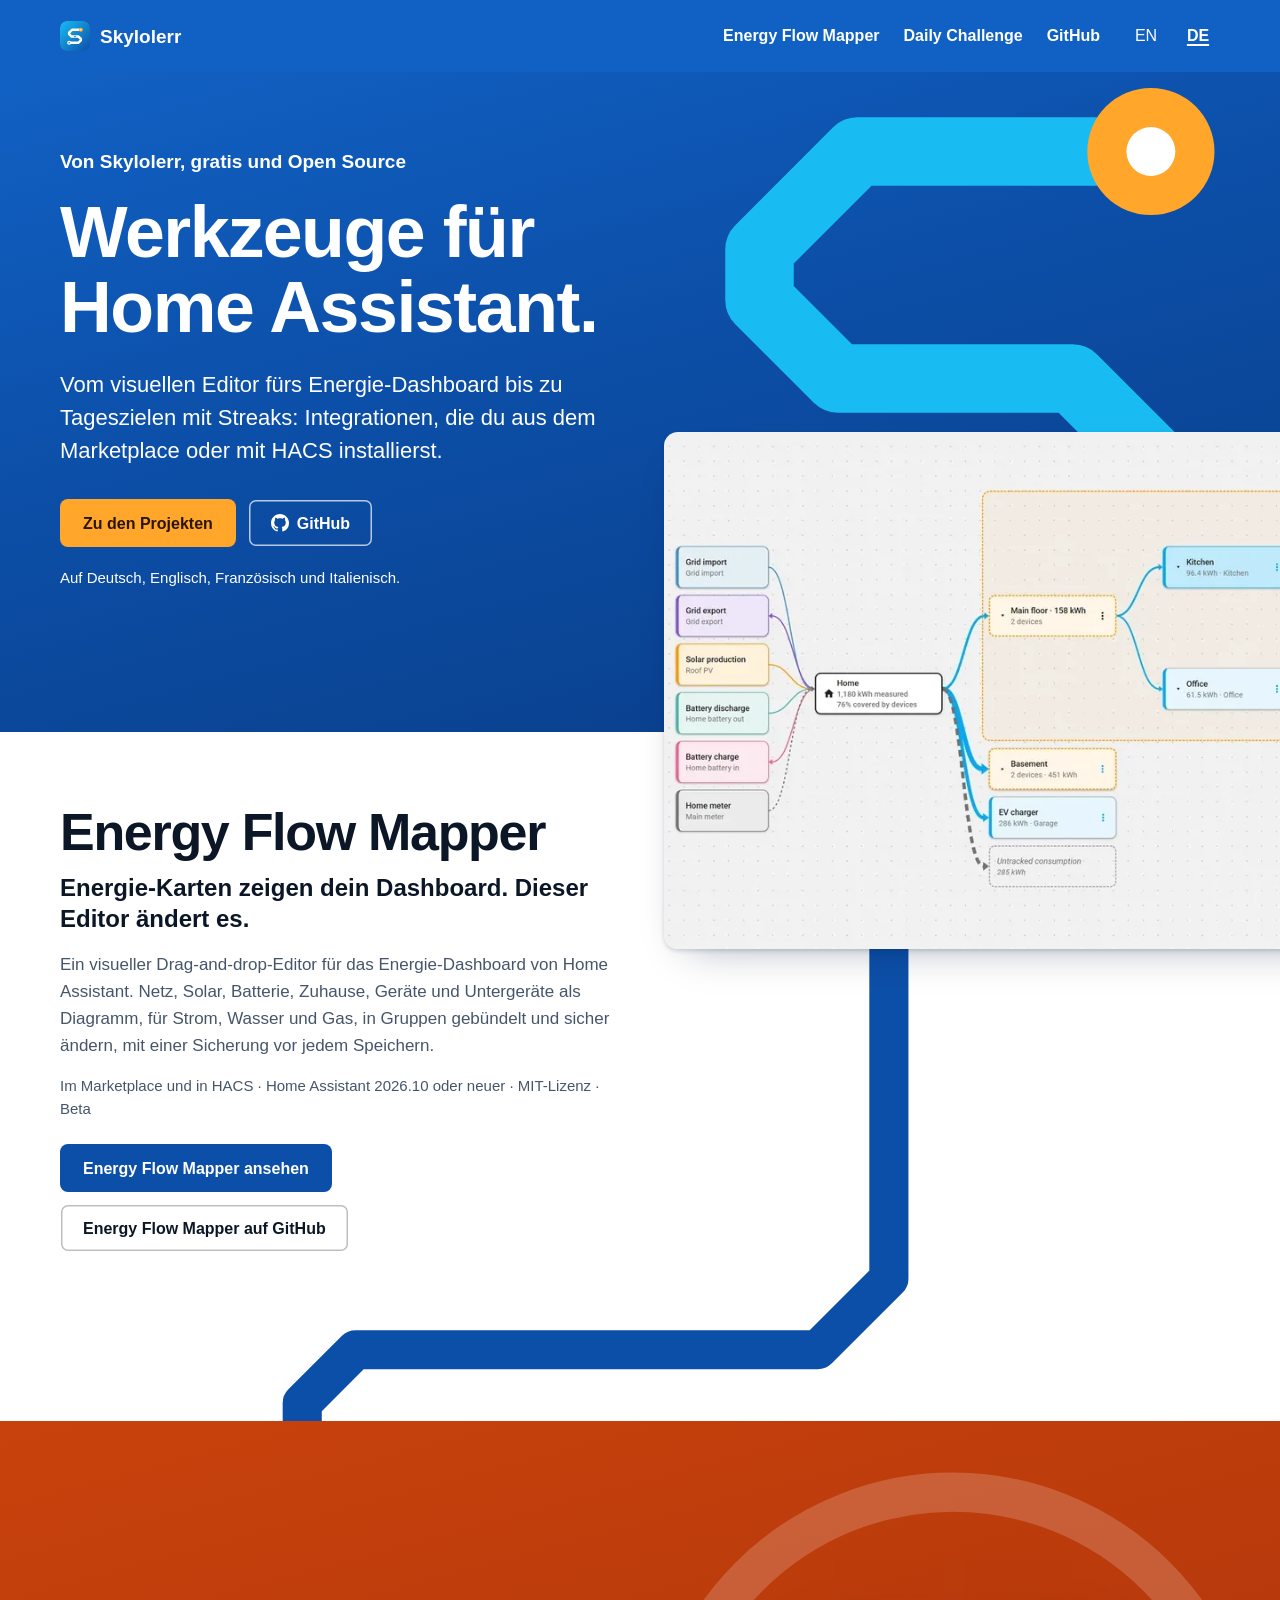
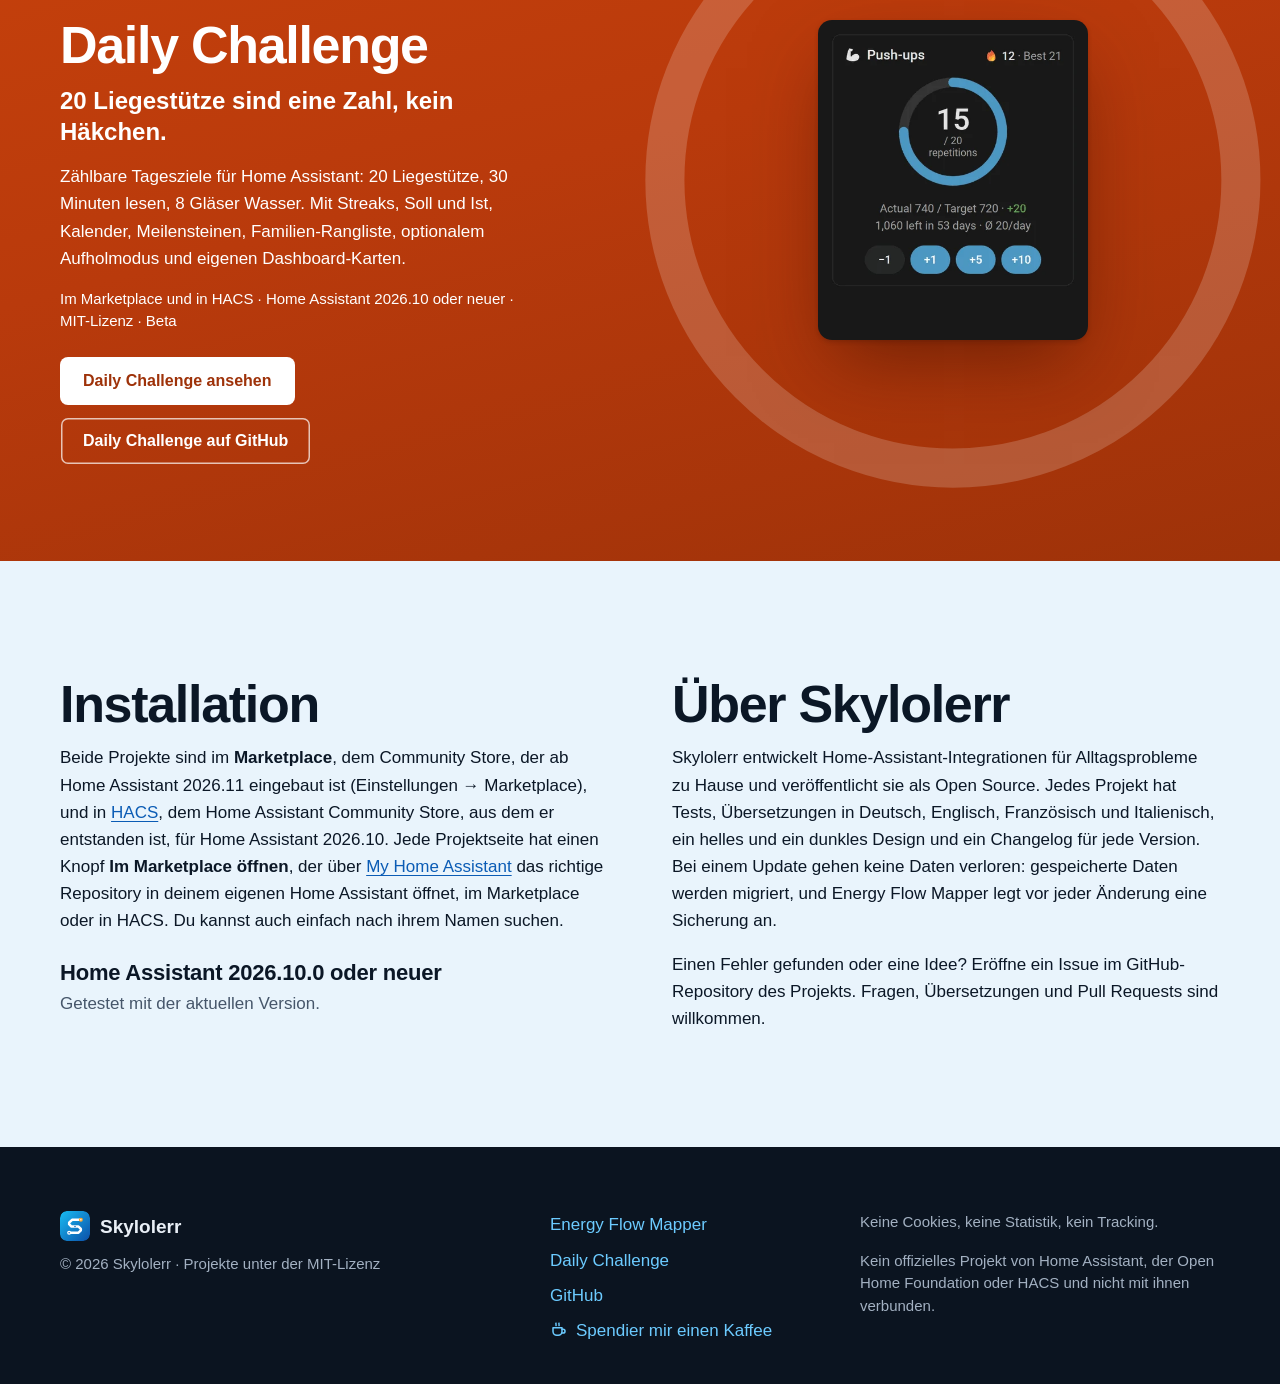
<file: de/index.html>
<!doctype html>
<html lang="de">
<head>
  <meta charset="utf-8">
  <meta name="viewport" content="width=device-width, initial-scale=1">
  <title>Skylolerr – Home-Assistant-Integrationen, Marketplace und HACS</title>
  <meta name="description" content="Open-Source-Integrationen für Home Assistant von Skylolerr: Energy Flow Mapper, Editor fürs Energie-Dashboard, und Daily Challenge, Tagesziele mit Streaks.">
  <link rel="canonical" href="https://skylolerr.com/de/">
  <link rel="alternate" hreflang="en" href="https://skylolerr.com/">
  <link rel="alternate" hreflang="de" href="https://skylolerr.com/de/">
  <link rel="alternate" hreflang="x-default" href="https://skylolerr.com/">
  <meta name="theme-color" content="#1161C4" media="(prefers-color-scheme: light)">
  <meta name="theme-color" content="#0F4A9B" media="(prefers-color-scheme: dark)">
  <link rel="icon" href="/favicon.svg" type="image/svg+xml">
  <link rel="icon" href="/favicon.ico" sizes="32x32">
  <link rel="apple-touch-icon" href="/apple-touch-icon.png">
  <link rel="stylesheet" href="/assets/css/site.css">
  <meta property="og:type" content="website">
  <meta property="og:site_name" content="Skylolerr">
  <meta property="og:title" content="Skylolerr – Home-Assistant-Integrationen, Marketplace und HACS">
  <meta property="og:description" content="Energy Flow Mapper, ein visueller Editor für das Energie-Dashboard von Home Assistant, und Daily Challenge, Tagesziele mit Streaks. Kostenlos und Open Source.">
  <meta property="og:url" content="https://skylolerr.com/de/">
  <meta property="og:image" content="https://skylolerr.com/assets/img/og-home.png">
  <meta property="og:image:width" content="1200">
  <meta property="og:image:height" content="630">
  <meta property="og:image:alt" content="Die Icons von Energy Flow Mapper und Daily Challenge neben dem Namen Skylolerr">
  <meta property="og:locale" content="de_CH">
  <meta property="og:locale:alternate" content="en_US">
  <meta name="twitter:card" content="summary_large_image">
  <script type="application/ld+json">
  {
    "@context": "https://schema.org",
    "@graph": [
      {
        "@type": "WebSite",
        "@id": "https://skylolerr.com/de/#website",
        "name": "Skylolerr",
        "url": "https://skylolerr.com/de/",
        "inLanguage": "de",
        "publisher": { "@id": "https://skylolerr.com/#person" }
      },
      {
        "@type": "Person",
        "@id": "https://skylolerr.com/#person",
        "name": "Skylolerr",
        "url": "https://skylolerr.com/",
        "image": "https://skylolerr.com/assets/logo/skylolerr-logo-1024.png",
        "sameAs": ["https://github.com/Skylolerr"]
      },
      {
        "@type": "ItemList",
        "name": "Home-Assistant-Integrationen von Skylolerr",
        "itemListElement": [
          { "@type": "ListItem", "position": 1, "url": "https://skylolerr.com/de/energy-flow-mapper/", "name": "Energy Flow Mapper" },
          { "@type": "ListItem", "position": 2, "url": "https://skylolerr.com/de/daily-challenge/", "name": "Daily Challenge" }
        ]
      }
    ]
  }
  </script>
</head>
<body data-project="efm">
  <a class="skip-link" href="#main">Zum Inhalt springen</a>
  <header class="site-header">
    <div class="wrap">
      <a class="brand" href="/de/"><img src="/favicon.svg" alt="" width="30" height="30">Skylolerr</a>
      <nav class="site-nav" aria-label="Hauptmenü">
        <a class="nav-wide" href="/de/energy-flow-mapper/">Energy Flow Mapper</a>
        <a class="nav-wide" href="/de/daily-challenge/">Daily Challenge</a>
        <a href="https://github.com/Skylolerr">GitHub</a>
        <span class="lang"><a href="/" hreflang="en" lang="en" aria-label="English">EN</a><a href="/de/" hreflang="de" lang="de" aria-current="true" aria-label="Deutsch">DE</a></span>
      </nav>
    </div>
  </header>

  <main id="main">
    <section class="hero hero-home">
      <div class="wrap">
        <div class="hero-copy">
          <h1><span class="kicker">Von Skylolerr, gratis und Open Source</span><span class="h1-line">Werkzeuge für</span> <span class="h1-line">Home Assistant.</span></h1>
          <p class="lead">Vom visuellen Editor fürs Energie-Dashboard bis zu Tageszielen mit Streaks: Integrationen, die du aus dem Marketplace oder mit HACS installierst.</p>
          <div class="actions">
            <a class="btn btn-node" href="#projects">Zu den Projekten</a>
            <a class="btn btn-ghost" href="https://github.com/Skylolerr"><svg viewBox="0 0 16 16" aria-hidden="true" fill="currentColor"><path d="M8 0c4.42 0 8 3.58 8 8a8.013 8.013 0 0 1-5.45 7.59c-.4.08-.55-.17-.55-.38 0-.27.01-1.13.01-2.2 0-.75-.25-1.23-.54-1.48 1.78-.2 3.65-.88 3.65-3.95 0-.88-.31-1.59-.82-2.15.08-.2.36-1.02-.08-2.12 0 0-.67-.22-2.2.82-.64-.18-1.32-.27-2-.27-.68 0-1.36.09-2 .27-1.53-1.03-2.2-.82-2.2-.82-.44 1.1-.16 1.92-.08 2.12-.51.56-.82 1.28-.82 2.15 0 3.06 1.86 3.75 3.64 3.95-.23.2-.44.55-.51 1.07-.46.21-1.61.55-2.33-.66-.15-.24-.6-.83-1.23-.82-.67.01-.27.38.01.53.34.19.73.9.82 1.13.16.45.68 1.31 2.69.94 0 .67.01 1.3.01 1.49 0 .21-.15.45-.55.38A7.995 7.995 0 0 1 0 8c0-4.42 3.58-8 8-8Z"/></svg>GitHub</a>
          </div>
          <p class="small">Auf Deutsch, Englisch, Französisch und Italienisch.</p>
        </div>
      </div>
      <div class="hero-art">
        <svg class="hero-s" viewBox="0 0 900 960" preserveAspectRatio="xMaxYMin slice" aria-hidden="true">
          <path d="M770 130 H290 L130 290 V373 L258 501 H642 L770 629 V960" fill="none" stroke="#18BCF2" stroke-width="112" stroke-linecap="round" stroke-linejoin="round"/>
          <circle cx="770" cy="130" r="104" fill="#FFA62B"/>
          <circle cx="770" cy="130" r="40" fill="#fff"/>
        </svg>
      </div>
    </section>

    <div id="projects">
      <section class="home-efm" aria-labelledby="efm-title">
        <div class="trace-run" aria-hidden="true"></div>
        <svg class="trace-out" viewBox="0 0 1440 640" aria-hidden="true">
          <path d="M1000 0 V480 L920 560 H400 L340 620 V640" fill="none" stroke="var(--trace-ground)" stroke-width="44" stroke-linejoin="round"/>
        </svg>
        <div class="wrap">
          <div class="grid">
            <div class="copy">
              <h2 id="efm-title">Energy Flow Mapper</h2>
              <p class="claim">Energie-Karten zeigen dein Dashboard. Dieser Editor ändert es.</p>
              <p class="muted">Ein visueller Drag-and-drop-Editor für das Energie-Dashboard von Home Assistant. Netz, Solar, Batterie, Zuhause, Geräte und Untergeräte als Diagramm, für Strom, Wasser und Gas, in Gruppen gebündelt und sicher ändern, mit einer Sicherung vor jedem Speichern.</p>
              <p class="small muted">Im Marketplace und in HACS · Home Assistant 2026.10 oder neuer · MIT-Lizenz · Beta</p>
              <div class="actions">
                <a class="btn btn-solid" href="/de/energy-flow-mapper/">Energy Flow Mapper ansehen</a>
                <a class="btn btn-line" href="https://github.com/Skylolerr/ha-energy-flow-mapper">Energy Flow Mapper auf GitHub</a>
              </div>
            </div>
            <figure class="overhang-home">
              <picture>
                <source media="(prefers-color-scheme: dark)" srcset="/assets/img/efm/flow-dark.webp">
                <img src="/assets/img/efm/flow-light.webp" alt="Das Diagramm von Energy Flow Mapper: Quellen links, das Zuhause in der Mitte, die Gruppe Main floor als Rahmen und die Gruppe Basement zu einem Block zusammengeklappt" width="922" height="582" fetchpriority="high">
              </picture>
            </figure>
          </div>
        </div>
      </section>

      <section class="home-dc" aria-labelledby="dc-title">
        <svg class="ring-stage" viewBox="0 0 1440 800" aria-hidden="true">
          <defs>
            <linearGradient id="trace-ring" gradientUnits="userSpaceOnUse" x1="760" y1="0" x2="1400" y2="0">
              <stop offset="0" stop-color="#fff"/>
              <stop offset="1" stop-color="#FFD35C"/>
            </linearGradient>
          </defs>
          <circle cx="1072" cy="404" r="324" fill="none" stroke="#fff" stroke-opacity=".18" stroke-width="44"/>
          <path class="ring-draw" pathLength="100" d="M340 0 V20 L400 80 H1072 A324 324 0 1 1 748 404" fill="none" stroke="url(#trace-ring)" stroke-width="44" stroke-linejoin="round" stroke-linecap="round"/>
        </svg>
        <img class="ring-card" src="/assets/img/dc/buttons-start.webp" alt="Eine Karte von Daily Challenge: 15 von 20 Liegestützen, mit Schnellknöpfen" width="475" height="562" loading="lazy">
        <div class="wrap">
          <figure class="ring-sm">
            <svg viewBox="0 0 640 640" aria-hidden="true">
              <circle cx="320" cy="320" r="288" fill="none" stroke="#fff" stroke-opacity=".18" stroke-width="40"/>
              <path d="M-800 32 H320 A288 288 0 1 1 32 320" fill="none" stroke="#fff" stroke-width="40" stroke-linecap="round"/>
            </svg>
            <img src="/assets/img/dc/buttons-start.webp" alt="Eine Karte von Daily Challenge: 15 von 20 Liegestützen, mit Schnellknöpfen" width="475" height="562" loading="lazy">
          </figure>
          <div class="copy">
            <h2 id="dc-title">Daily Challenge</h2>
            <p class="claim">20 Liegestütze sind eine Zahl, kein Häkchen.</p>
            <p>Zählbare Tagesziele für Home Assistant: 20 Liegestütze, 30 Minuten lesen, 8 Gläser Wasser. Mit Streaks, Soll und Ist, Kalender, Meilensteinen, Familien-Rangliste, optionalem Aufholmodus und eigenen Dashboard-Karten.</p>
            <p class="small">Im Marketplace und in HACS · Home Assistant 2026.10 oder neuer · MIT-Lizenz · Beta</p>
            <div class="actions">
              <a class="btn btn-white" href="/de/daily-challenge/">Daily Challenge ansehen</a>
              <a class="btn btn-ghost" href="https://github.com/Skylolerr/ha-daily-challenge">Daily Challenge auf GitHub</a>
            </div>
          </div>
        </div>
      </section>
    </div>

    <div class="section tint">
      <div class="wrap info-grid">
        <section aria-labelledby="install-title">
          <h2 id="install-title">Installation</h2>
          <p>Beide Projekte sind im <strong>Marketplace</strong>, dem Community Store, der ab Home Assistant 2026.11 eingebaut ist (Einstellungen → Marketplace), und in <a href="https://hacs.xyz/">HACS</a>, dem Home Assistant Community Store, aus dem er entstanden ist, für Home Assistant 2026.10. Jede Projektseite hat einen Knopf <strong>Im Marketplace öffnen</strong>, der über <a href="https://my.home-assistant.io/">My Home Assistant</a> das richtige Repository in deinem eigenen Home Assistant öffnet, im Marketplace oder in HACS. Du kannst auch einfach nach ihrem Namen suchen.</p>
          <p class="info-line">Home Assistant 2026.10.0 oder neuer</p>
          <p class="muted">Getestet mit der aktuellen Version.</p>
        </section>
        <section aria-labelledby="about-title">
          <h2 id="about-title">Über Skylolerr</h2>
          <p>Skylolerr entwickelt Home-Assistant-Integrationen für Alltagsprobleme zu Hause und veröffentlicht sie als Open Source. Jedes Projekt hat Tests, Übersetzungen in Deutsch, Englisch, Französisch und Italienisch, ein helles und ein dunkles Design und ein Changelog für jede Version. Bei einem Update gehen keine Daten verloren: gespeicherte Daten werden migriert, und Energy Flow Mapper legt vor jeder Änderung eine Sicherung an.</p>
          <p>Einen Fehler gefunden oder eine Idee? Eröffne ein Issue im GitHub-Repository des Projekts. Fragen, Übersetzungen und Pull Requests sind willkommen.</p>
        </section>
      </div>
    </div>
  </main>

  <footer class="site-footer">
    <div class="wrap footer-grid">
      <div>
        <a class="brand" href="/de/"><img src="/favicon.svg" alt="" width="30" height="30">Skylolerr</a>
        <p class="small">© 2026 Skylolerr · Projekte unter der MIT-Lizenz</p>
      </div>
      <ul class="footer-links">
        <li><a href="/de/energy-flow-mapper/">Energy Flow Mapper</a></li>
        <li><a href="/de/daily-challenge/">Daily Challenge</a></li>
        <li><a href="https://github.com/Skylolerr">GitHub</a></li>
        <li><a href="https://buymeacoffee.com/skylolerr"><svg viewBox="0 0 24 24" aria-hidden="true" fill="none" stroke="currentColor" stroke-width="2" stroke-linecap="round" stroke-linejoin="round"><path d="M4 9h12v5a5 5 0 0 1-5 5H9a5 5 0 0 1-5-5V9Z"/><path d="M16 11h1.5a2.5 2.5 0 0 1 0 5H16"/><path d="M8 3c-.6 1 .6 2 0 3M12 3c-.6 1 .6 2 0 3"/></svg>Spendier mir einen Kaffee</a></li>
      </ul>
      <div class="small">
        <p>Keine Cookies, keine Statistik, kein Tracking.</p>
        <p>Kein offizielles Projekt von Home Assistant, der Open Home Foundation oder HACS und nicht mit ihnen verbunden.</p>
      </div>
    </div>
  </footer>
</body>
</html>
</file>
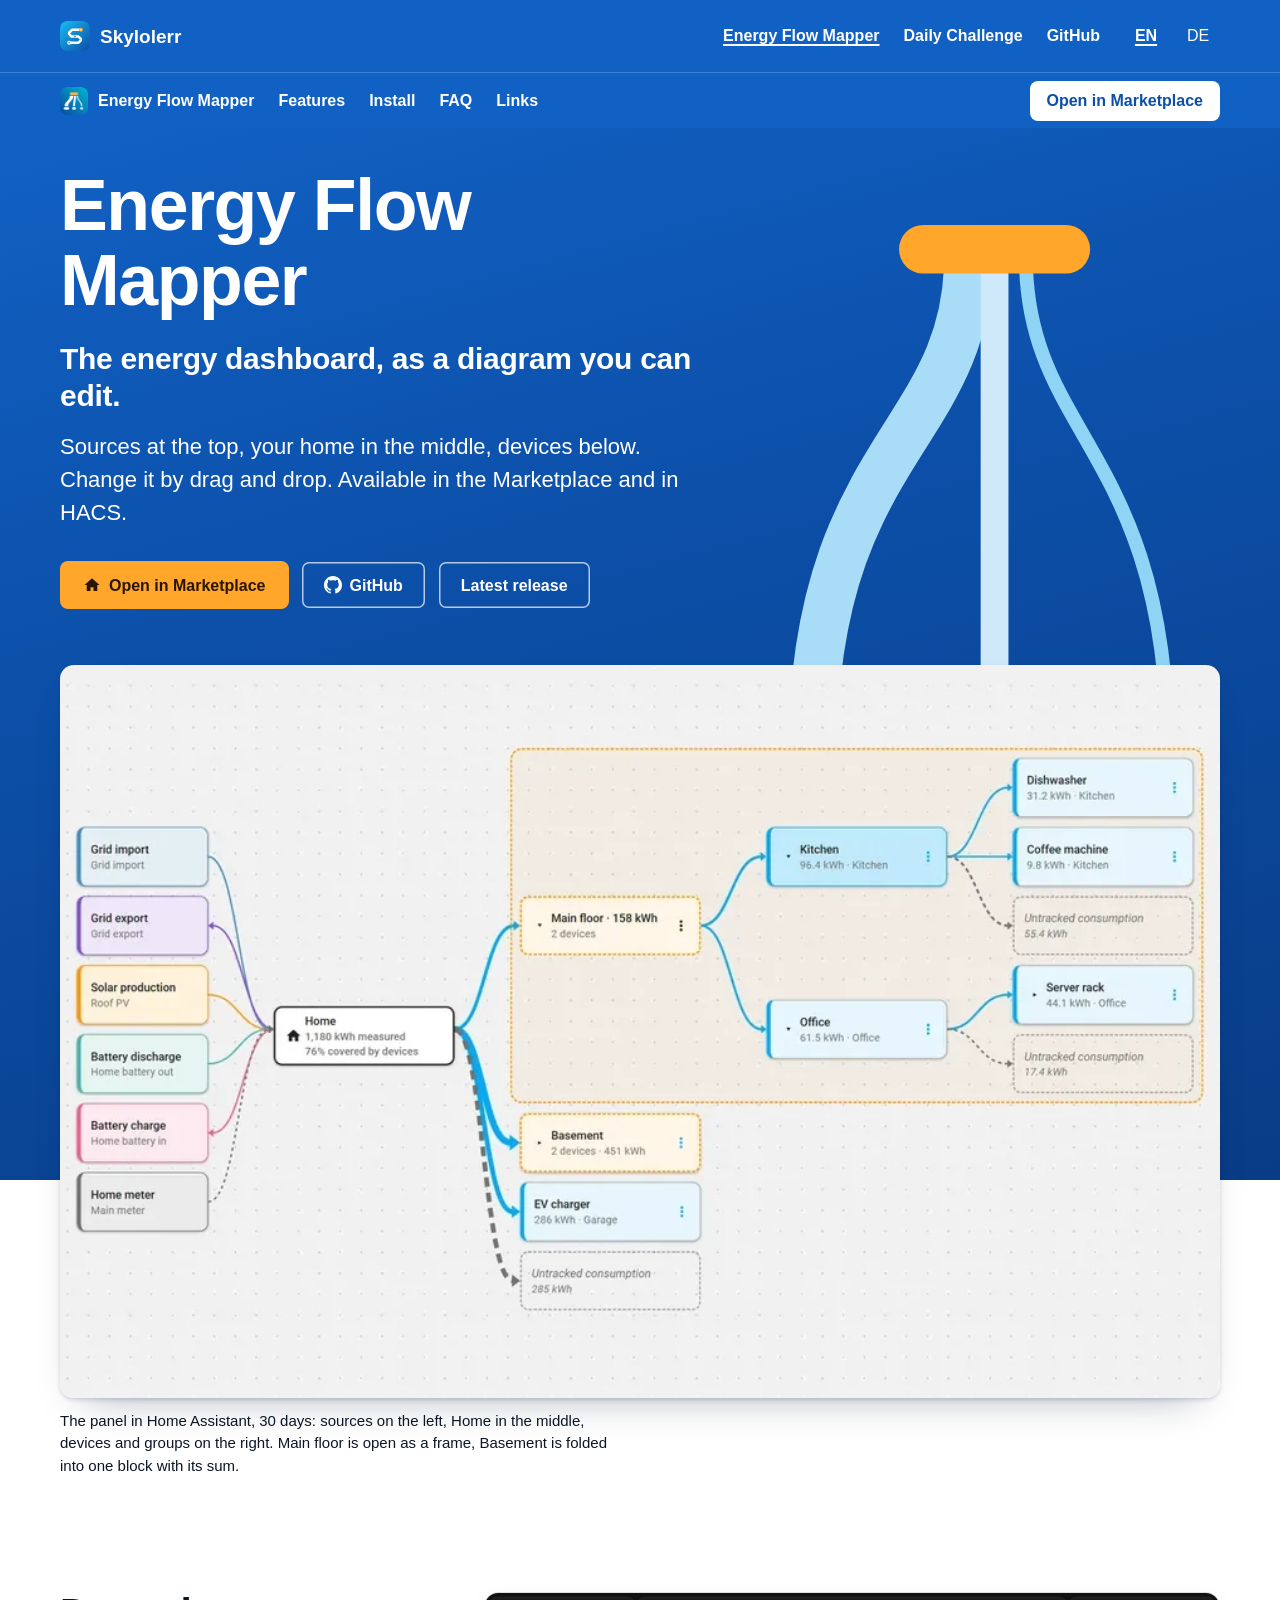
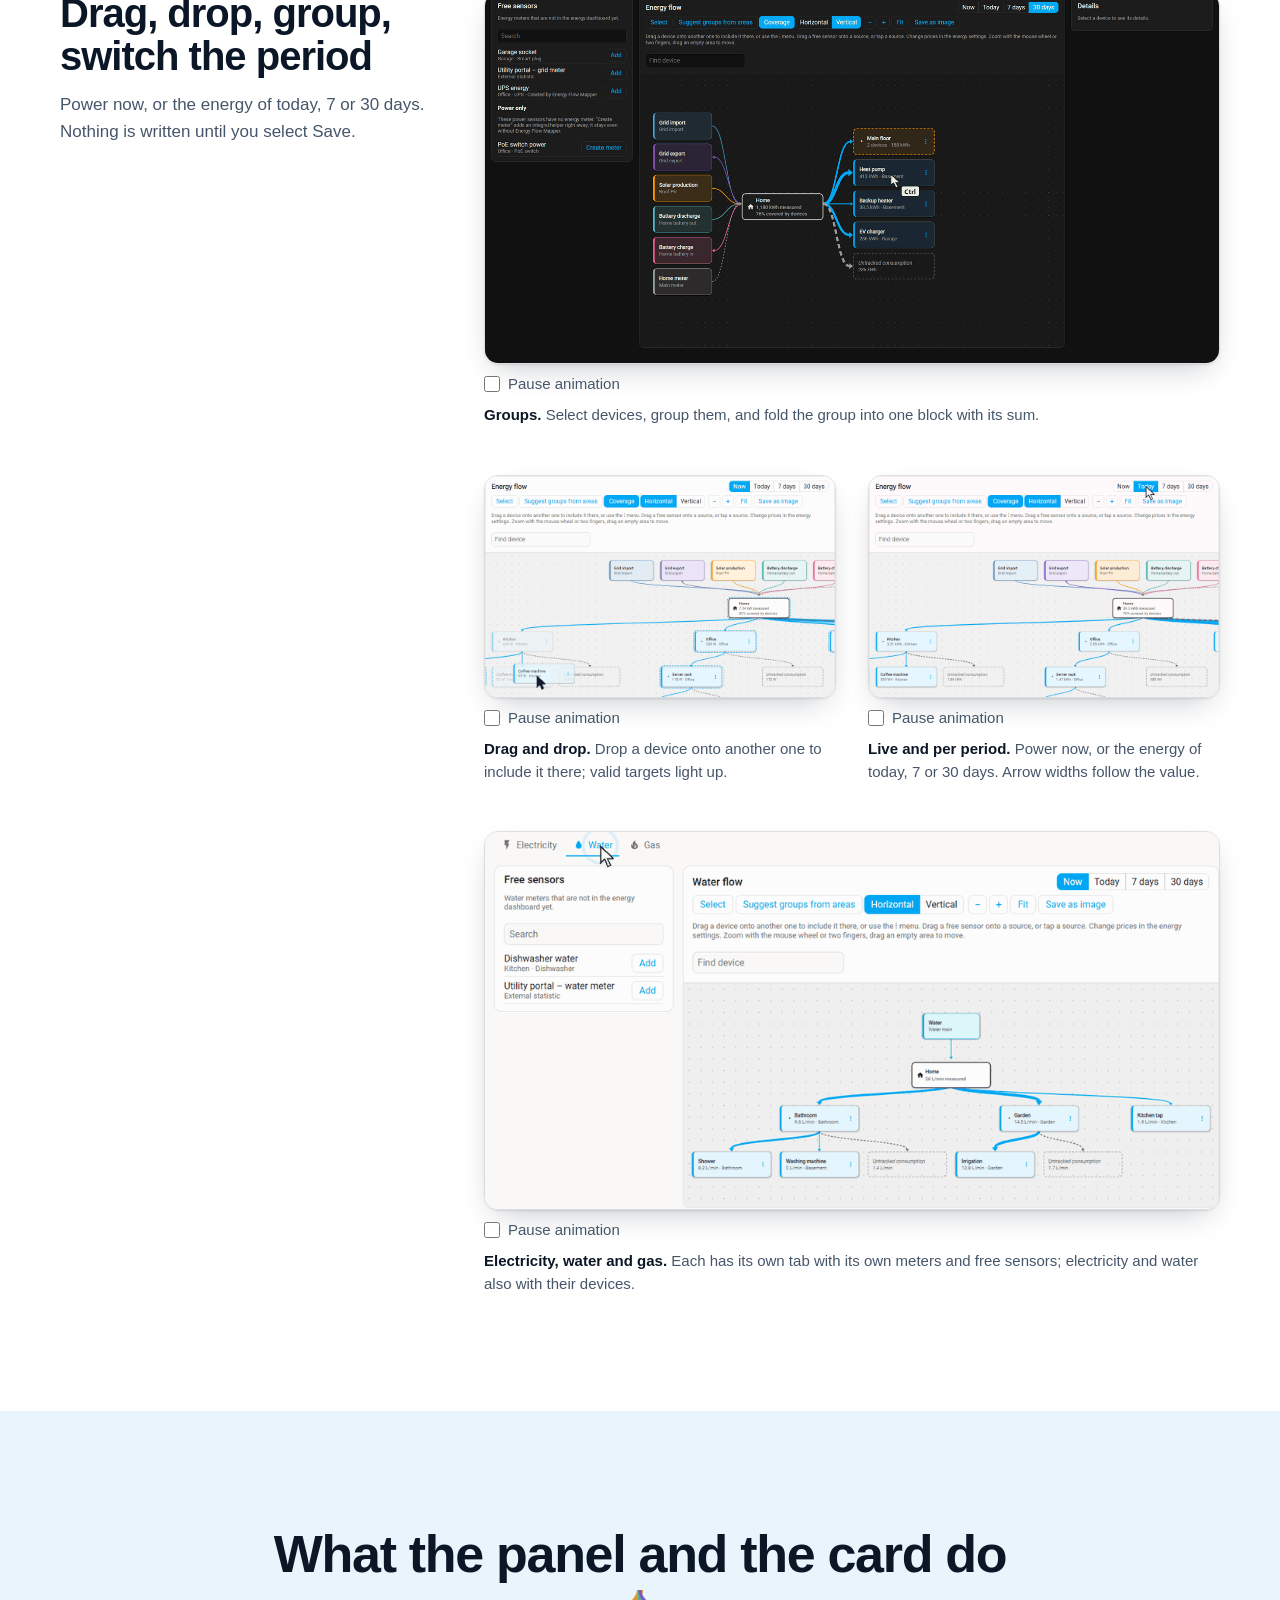
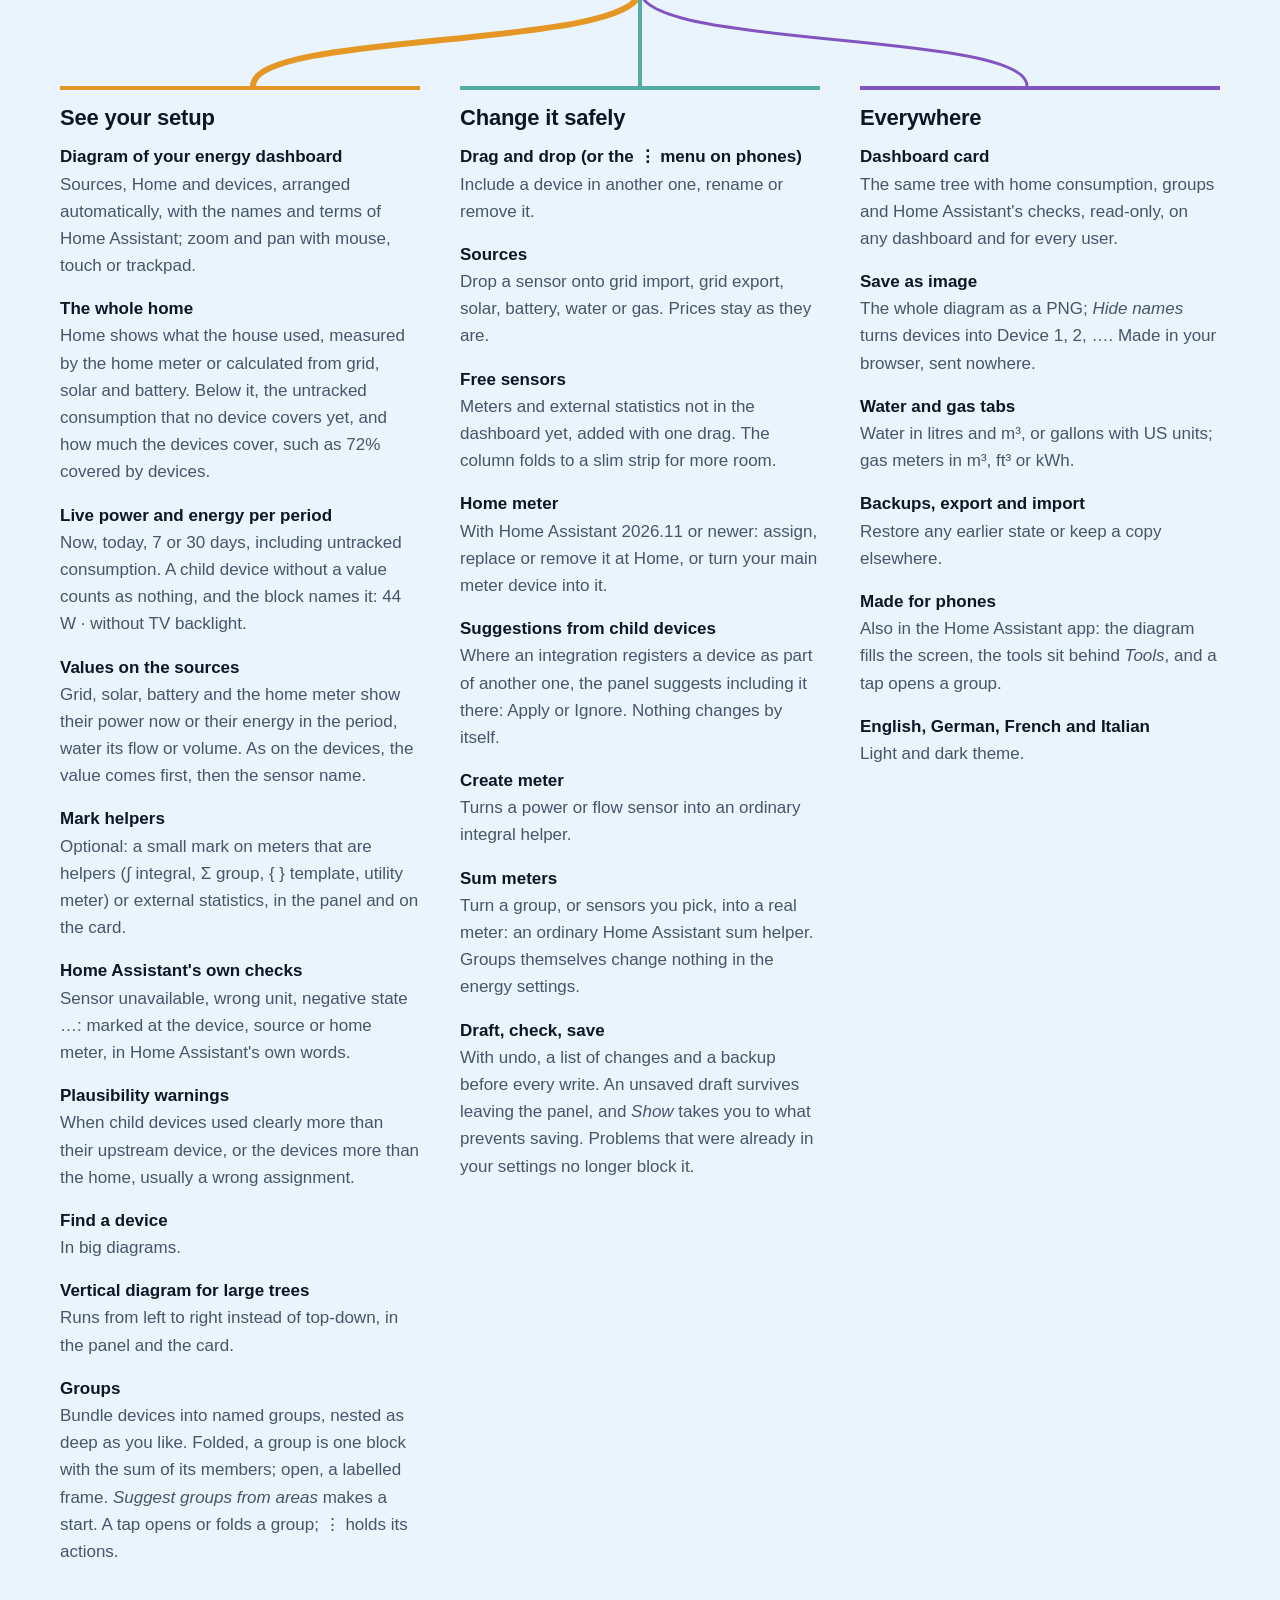
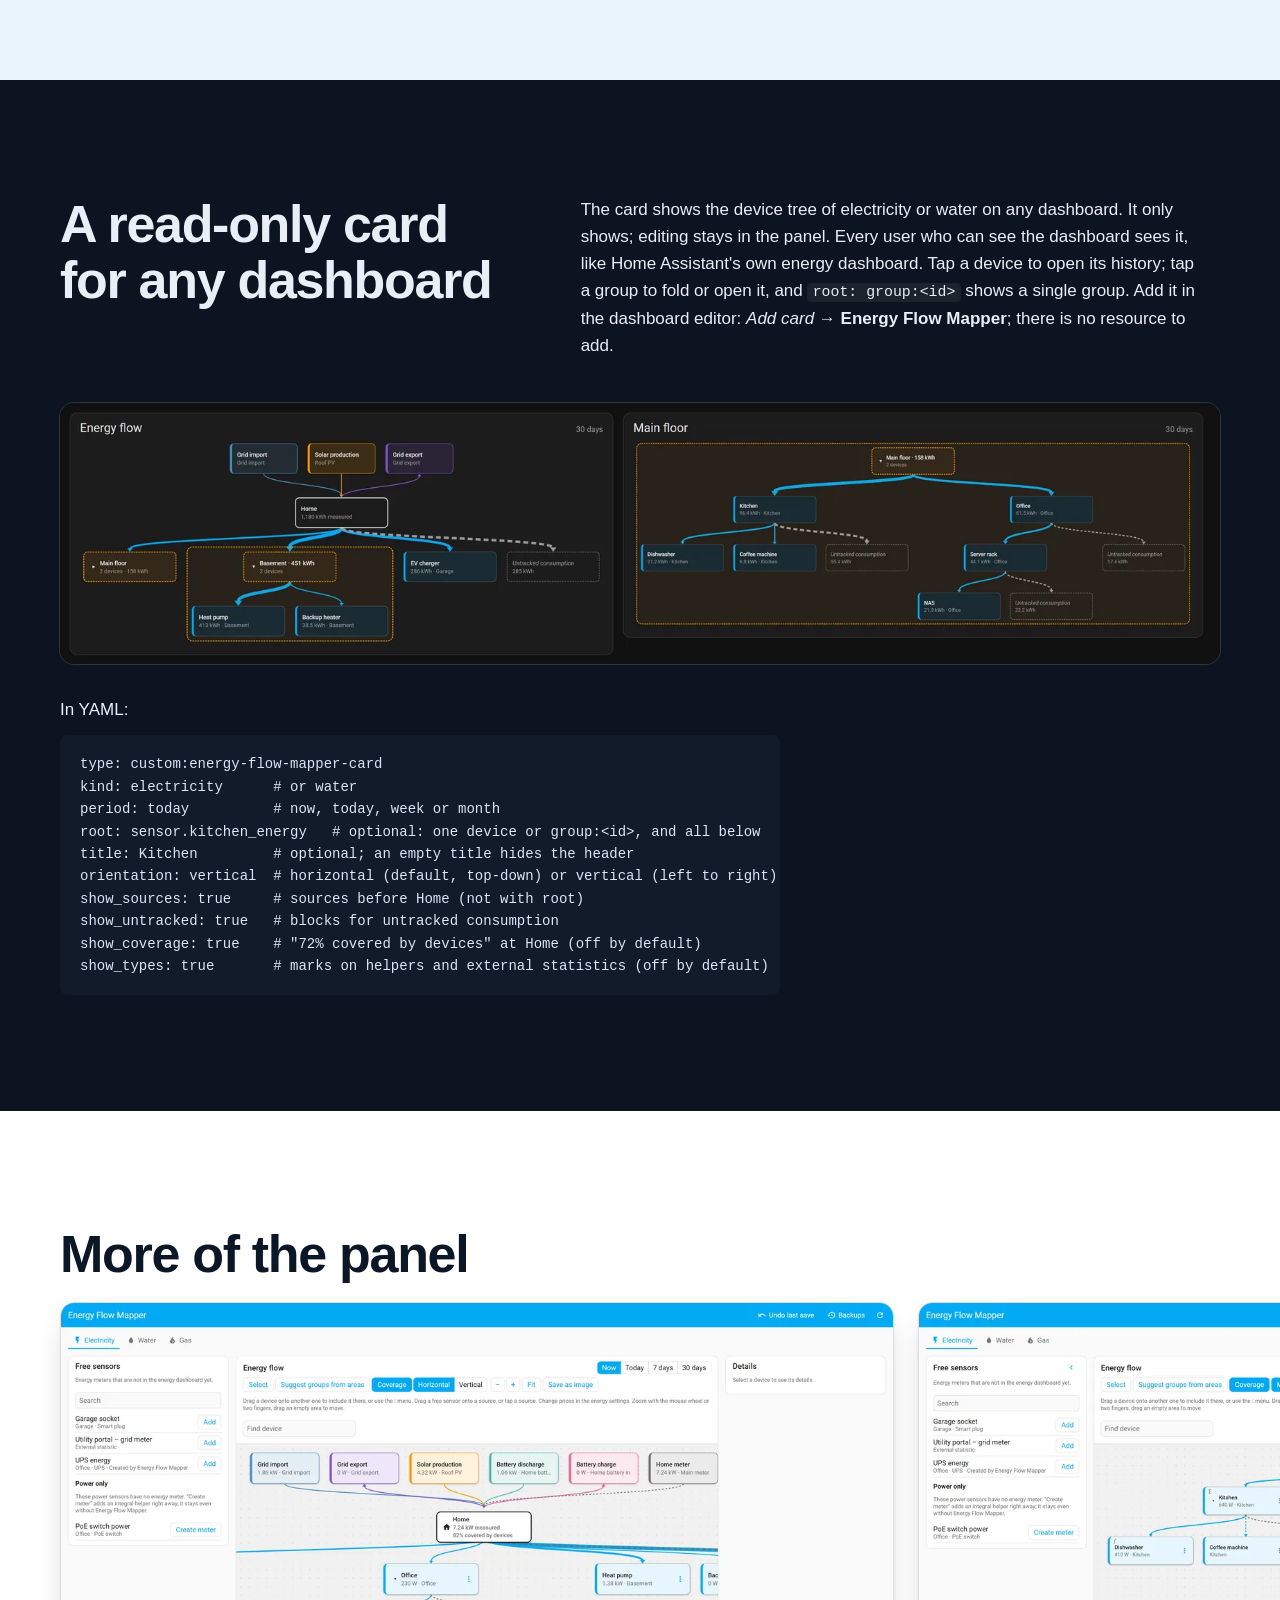
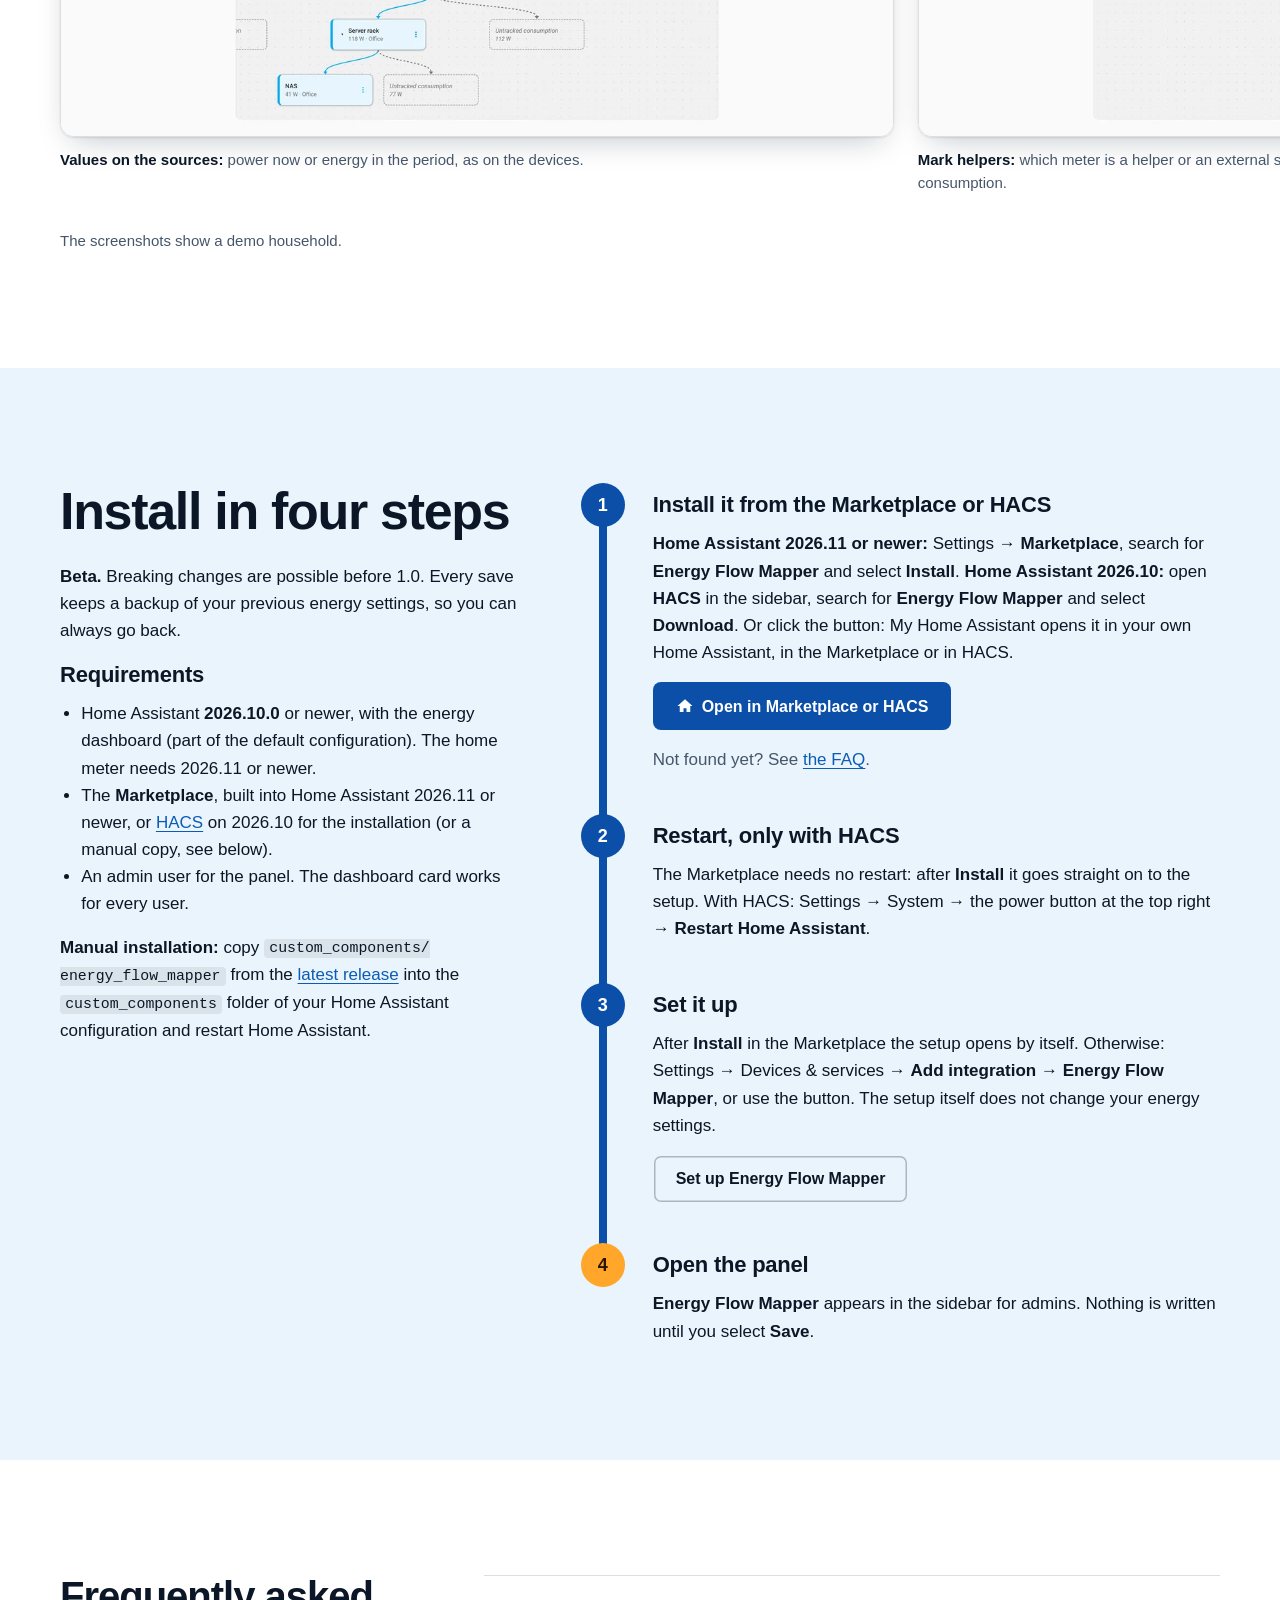
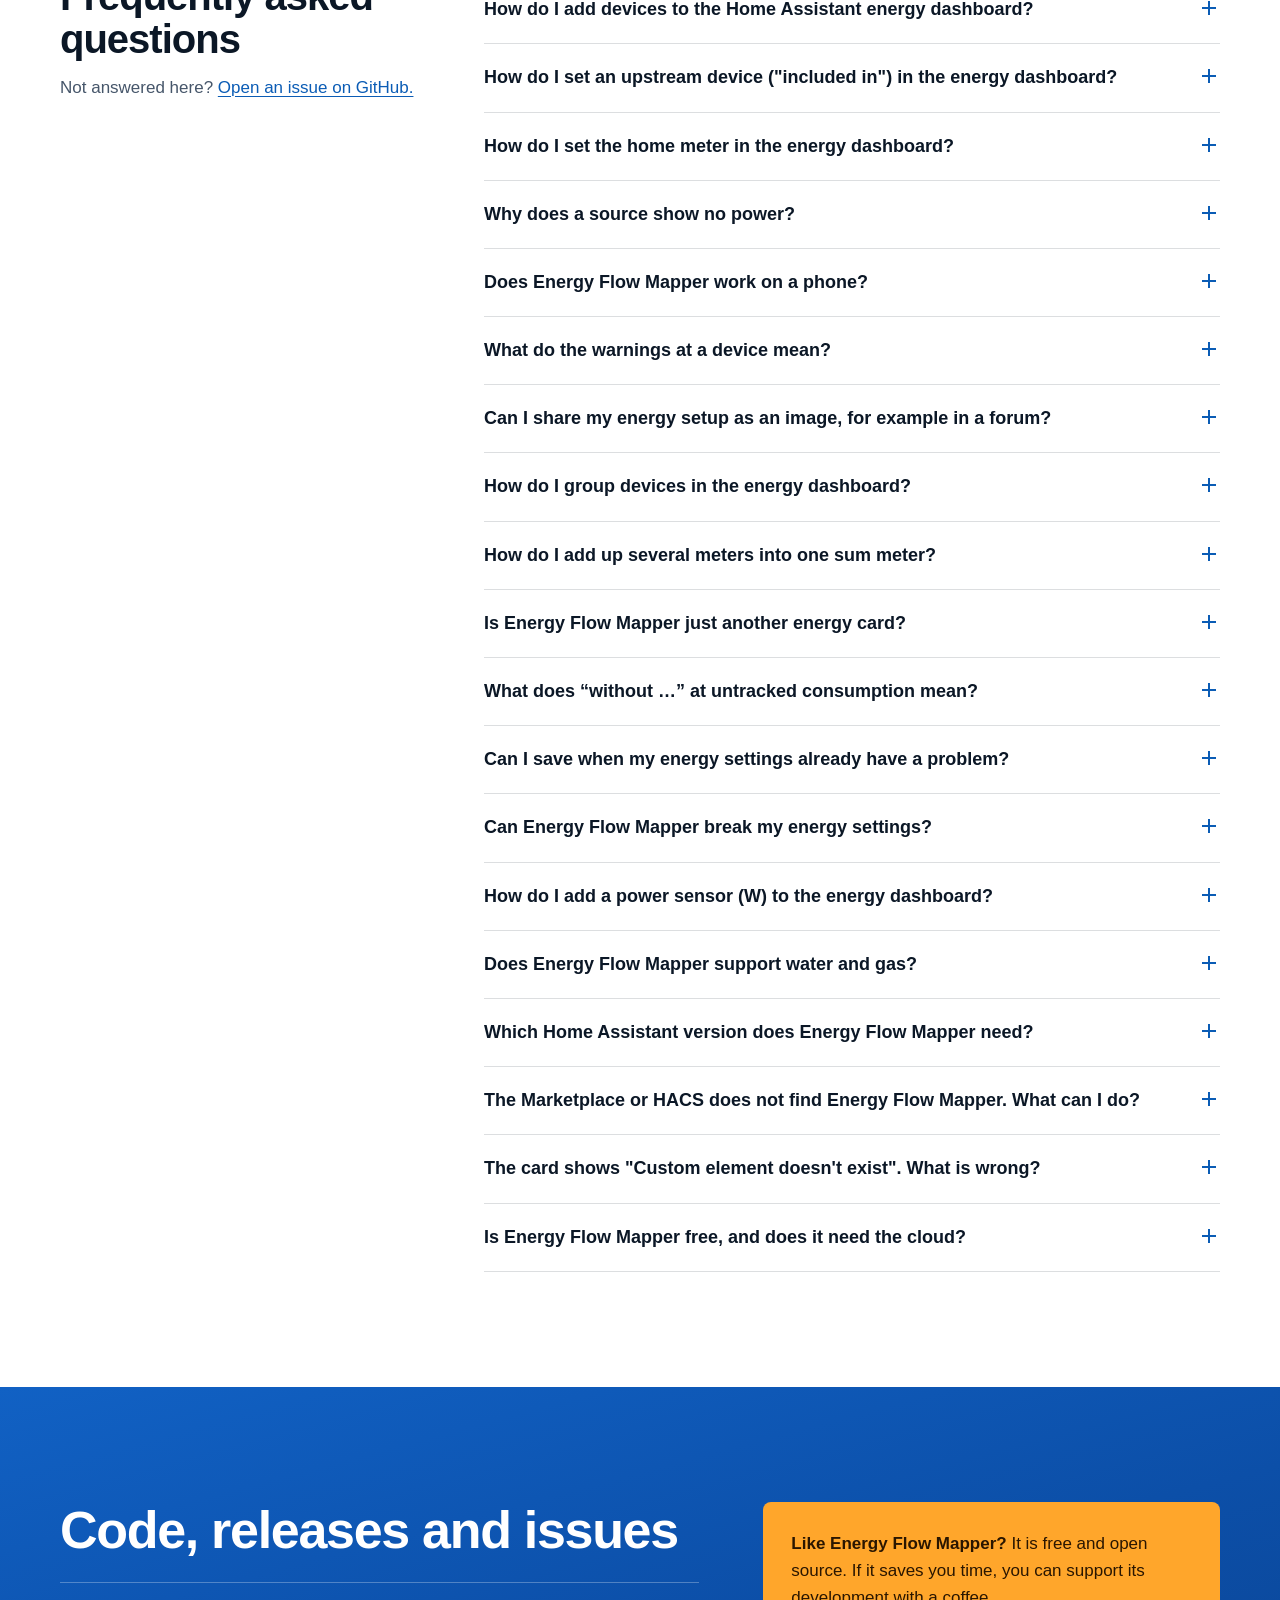
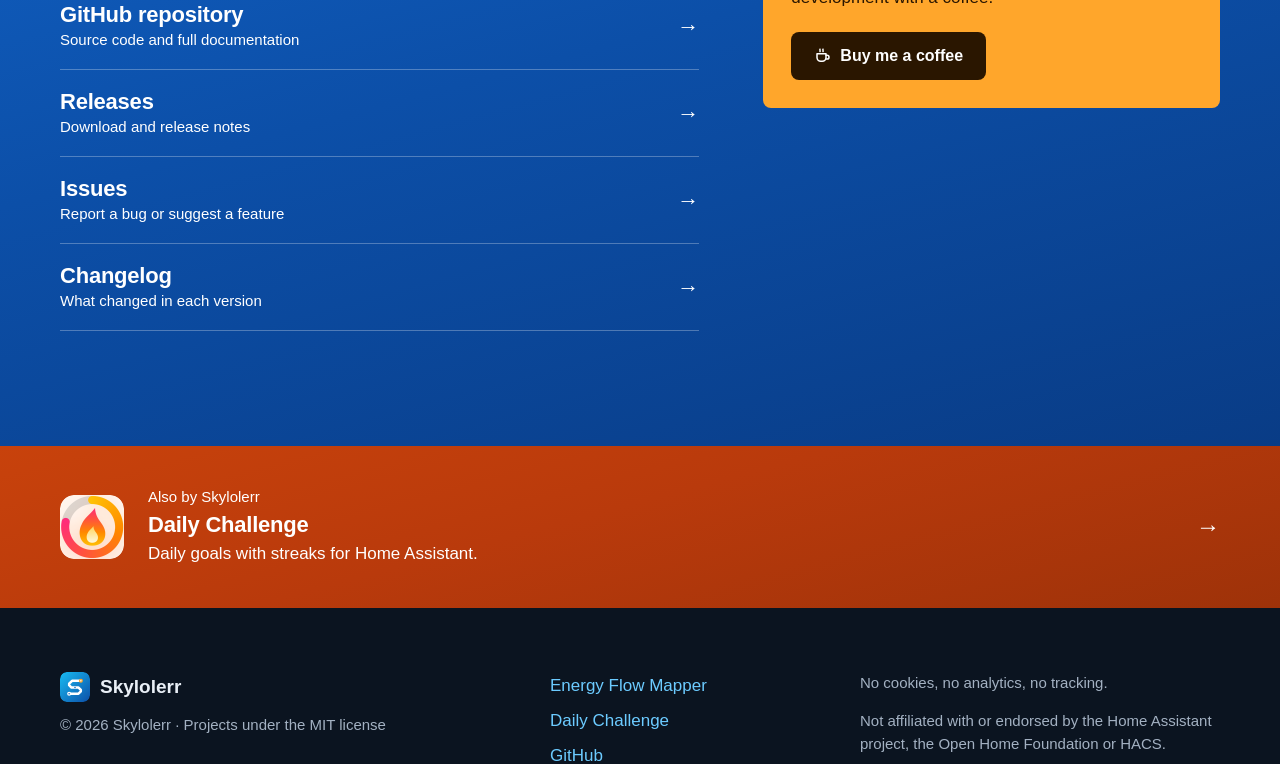
<file: energy-flow-mapper/index.html>
<!doctype html>
<html lang="en">
<head>
  <meta charset="utf-8">
  <meta name="viewport" content="width=device-width, initial-scale=1">
  <title>Energy Flow Mapper – Home Assistant energy dashboard editor</title>
  <meta name="description" content="Edit Home Assistant's energy dashboard visually: drag and drop devices, fold them into groups, create sum meters, with backups. Free in Marketplace and HACS.">
  <link rel="canonical" href="https://skylolerr.com/energy-flow-mapper/">
  <link rel="alternate" hreflang="en" href="https://skylolerr.com/energy-flow-mapper/">
  <link rel="alternate" hreflang="de" href="https://skylolerr.com/de/energy-flow-mapper/">
  <link rel="alternate" hreflang="x-default" href="https://skylolerr.com/energy-flow-mapper/">
  <meta name="theme-color" content="#1161C4" media="(prefers-color-scheme: light)">
  <meta name="theme-color" content="#0F4A9B" media="(prefers-color-scheme: dark)">
  <link rel="icon" href="/favicon.svg" type="image/svg+xml">
  <link rel="icon" href="/favicon.ico" sizes="32x32">
  <link rel="apple-touch-icon" href="/apple-touch-icon.png">
  <link rel="stylesheet" href="/assets/css/site.css">
  <meta property="og:type" content="website">
  <meta property="og:site_name" content="Skylolerr">
  <meta property="og:title" content="Energy Flow Mapper – a visual editor for the Home Assistant energy dashboard">
  <meta property="og:description" content="Map grid, solar, battery, water and gas meters, devices and groups by drag and drop, with values on every source. Backups before every save, a dashboard card for everyone. Free in the Marketplace and HACS.">
  <meta property="og:url" content="https://skylolerr.com/energy-flow-mapper/">
  <meta property="og:image" content="https://skylolerr.com/assets/img/og-energy-flow-mapper.png">
  <meta property="og:image:width" content="1200">
  <meta property="og:image:height" content="630">
  <meta property="og:image:alt" content="Energy Flow Mapper – a visual editor for the Home Assistant energy dashboard">
  <meta property="og:locale" content="en_US">
  <meta property="og:locale:alternate" content="de_CH">
  <meta name="twitter:card" content="summary_large_image">
  <script type="application/ld+json">
  {
    "@context": "https://schema.org",
    "@graph": [
      {
        "@type": "SoftwareApplication",
        "@id": "https://skylolerr.com/energy-flow-mapper/#app",
        "name": "Energy Flow Mapper",
        "description": "A visual drag-and-drop editor for the Home Assistant energy dashboard. It shows sources, Home, devices and child devices as a diagram, for electricity, water and gas, and writes changes to Home Assistant's energy settings with a backup before every save.",
        "url": "https://skylolerr.com/energy-flow-mapper/",
        "image": "https://skylolerr.com/assets/img/og-energy-flow-mapper.png",
        "screenshot": "https://skylolerr.com/assets/img/efm/groups-light.webp",
        "applicationCategory": "HomeApplication",
        "applicationSubCategory": "Home Assistant custom integration",
        "operatingSystem": "Home Assistant 2026.10.0 or newer",
        "softwareRequirements": "Home Assistant 2026.10.0 or newer; the Marketplace (2026.11 or newer) or HACS",
        "featureList": [
          "Diagram of the Home Assistant energy dashboard",
          "Drag and drop devices and child devices (upstream devices)",
          "Assign grid import, grid export, solar, battery and water sources",
          "Live power and energy per period",
          "Create meters from power and flow sensors",
          "Backups, export and import of the energy settings",
          "Read-only dashboard card",
          "Vertical diagram for large trees",
          "Home consumption and untracked consumption",
          "Assign the home meter (Home Assistant 2026.11 or newer)",
          "Home Assistant's own energy checks marked at each device",
          "Coverage of Home by the devices",
          "Suggestions from Home Assistant's child devices",
          "Save the diagram as a PNG image, optionally without names",
          "Groups of devices that fold into one block with their sum",
          "Create sum meters from a group or chosen sensors",
          "Gas tab with the gas meters",
          "Unsaved draft kept when you leave the panel",
          "Power now and energy per period on every source",
          "Made for phones: the diagram fills the screen",
          "Mark helpers and external statistics (optional)",
          "Fold the free sensors for more room"
        ],
        "license": "https://opensource.org/license/mit",
        "isAccessibleForFree": true,
        "offers": { "@type": "Offer", "price": "0", "priceCurrency": "USD" },
        "author": { "@type": "Person", "name": "Skylolerr", "url": "https://github.com/Skylolerr" },
        "downloadUrl": "https://github.com/Skylolerr/ha-energy-flow-mapper/releases/latest",
        "installUrl": "https://my.home-assistant.io/redirect/hacs_repository/?owner=Skylolerr&repository=ha-energy-flow-mapper&category=integration",
        "sameAs": ["https://github.com/Skylolerr/ha-energy-flow-mapper"]
      },
      {
        "@type": "BreadcrumbList",
        "itemListElement": [
          { "@type": "ListItem", "position": 1, "name": "Skylolerr", "item": "https://skylolerr.com/" },
          { "@type": "ListItem", "position": 2, "name": "Energy Flow Mapper", "item": "https://skylolerr.com/energy-flow-mapper/" }
        ]
      },
      {
        "@type": "FAQPage",
        "mainEntity": [
          {
            "@type": "Question",
            "name": "How do I add devices to the Home Assistant energy dashboard?",
            "acceptedAnswer": { "@type": "Answer", "text": "Open Energy Flow Mapper in the sidebar and drag an energy sensor from Free sensors into the diagram, or use Add. Free sensors lists every energy meter and external statistic that is not in the energy dashboard yet. Nothing is written until you press Save, and you see the list of changes first." }
          },
          {
            "@type": "Question",
            "name": "How do I set an upstream device (\"included in\") in the energy dashboard?",
            "acceptedAnswer": { "@type": "Answer", "text": "Home Assistant can treat the consumption of one device as part of another one, for example a coffee machine behind a kitchen sub-meter. In Energy Flow Mapper you drag the coffee machine onto the kitchen block; valid targets light up. On a phone, use the ⋮ menu and Move to. The diagram then shows the kitchen's untracked consumption: what its child devices do not cover." }
          },
          {
            "@type": "Question",
            "name": "How do I set the home meter in the energy dashboard?",
            "acceptedAnswer": { "@type": "Answer", "text": "Home Assistant 2026.11 added a home meter for the whole home. In Energy Flow Mapper, drop a free sensor on + Home meter at Home, or tap + Home meter and choose one. If one of your devices already is your main meter, drag it onto + Home meter or choose Use as home meter in its ⋮ menu: its child devices move up a level and it keeps its name. Home then shows what the house used, and Untracked consumption below Home shows what no device covers yet. On Home Assistant 2026.10, Home calculates the consumption of a period from grid, solar and battery instead. A meter whose data is hours behind, for example from a utility portal, gives no home value instead of a misleading one." }
          },
          {
            "@type": "Question",
            "name": "Why does a source show no power?",
            "acceptedAnswer": { "@type": "Answer", "text": "The power now comes from the power sensor that Home Assistant's energy settings have for that source. If a grid, solar or battery source has none there, it shows no value now; that is not an error. Add the power sensor in Home Assistant's energy settings and the value appears. Today, 7 days and 30 days show the energy anyway." }
          },
          {
            "@type": "Question",
            "name": "Does Energy Flow Mapper work on a phone?",
            "acceptedAnswer": { "@type": "Answer", "text": "Yes, also in the Home Assistant app. On a phone the diagram fills the screen below the tabs and the search; the tools sit behind Tools and the help behind ?. A tap opens a group, its actions are behind ⋮, and the bar at the bottom stays clear of Android's on-screen navigation buttons. The dashboard card works on phones as well." }
          },
          {
            "@type": "Question",
            "name": "What do the warnings at a device mean?",
            "acceptedAnswer": { "@type": "Answer", "text": "There are two kinds. Home Assistant's own energy checks, such as sensor unavailable, entity gone, wrong unit or state class, negative state or excluded from the recorder, are marked at the device, source or home meter in Home Assistant's own words, also on the dashboard card. Energy Flow Mapper adds plausibility warnings when child devices used clearly more than their upstream device, or the devices more than the home, which usually means a wrong assignment." }
          },
          {
            "@type": "Question",
            "name": "Can I share my energy setup as an image, for example in a forum?",
            "acceptedAnswer": { "@type": "Answer", "text": "Yes. Save as image in the panel saves the whole diagram of the tab as a PNG, with the period and the date. With Hide names, devices become Device 1, 2, … and areas and sensor names are left out. The image is made in your browser and sent nowhere." }
          },
          {
            "@type": "Question",
            "name": "How do I group devices in the energy dashboard?",
            "acceptedAnswer": { "@type": "Answer", "text": "Select the devices with Ctrl or Cmd and a click (on a phone: Select, then tap them), choose Group and give it a name. Folded, a group is one block with the sum of its members; open, it is a labelled frame. A tap opens or folds a group, and ⋮ holds its actions (rename, dissolve, sum meter). Groups can be nested, everything in a group has the same upstream device, and Suggest groups from areas makes a start. Groups exist only in Energy Flow Mapper: they change nothing in Home Assistant's energy settings, and they are kept in the draft, the backups and the export." }
          },
          {
            "@type": "Question",
            "name": "How do I add up several meters into one sum meter?",
            "acceptedAnswer": { "@type": "Answer", "text": "In the ⋮ menu of a group, choose Create sum meter, or use the ⋮ menu of a device to pick sensors freely. Energy Flow Mapper creates an ordinary Home Assistant sum helper with ignore non-numeric off, so a member that is briefly unavailable makes the sum unavailable instead of letting it drop. When every device in the sum has a power or flow sensor, a power or flow sum is created too. This also helps with a sub panel that has its own solar: if the sub panel's meter counts both ways, the gross meter is sub panel plus solar; if it only counts what it draws (many Shelly meters), the gross value is drawn minus returned plus solar, which needs a template helper." }
          },
          {
            "@type": "Question",
            "name": "Is Energy Flow Mapper just another energy card?",
            "acceptedAnswer": { "@type": "Answer", "text": "No. Energy cards and Sankey charts show the energy dashboard; Energy Flow Mapper edits it. It changes Home Assistant's own energy settings, which the energy dashboard and every energy card then use. It also comes with a read-only dashboard card of its own." }
          },
          {
            "@type": "Question",
            "name": "What does “without …” at untracked consumption mean?",
            "acceptedAnswer": { "@type": "Answer", "text": "A device below has no value right now, for example a plug that is unavailable. Its share then counts as untracked consumption, and the block names it: 44 W · without TV backlight, or without 2 devices with the names in the tooltip. The same shows in the details, on the dashboard card, below Home and in Save as image; hiding the names drops the hint." }
          },
          {
            "@type": "Question",
            "name": "Can I save when my energy settings already have a problem?",
            "acceptedAnswer": { "@type": "Answer", "text": "Yes. Problems that were already in your energy settings, such as a meter used as a source and as a device, stay as they are, and the check before saving lists them separately. Only problems your changes add prevent saving, and a problem that gets worse counts as new. The same applies to import and restore." }
          },
          {
            "@type": "Question",
            "name": "Can Energy Flow Mapper break my energy settings?",
            "acceptedAnswer": { "@type": "Answer", "text": "Every save, restore and import stores a backup of the previous settings first, 20 by default and up to 100. Undo last save or Backups, Restore brings them back, and you can export the settings as a JSON file. Before saving, the draft is checked for loops, missing upstream devices, duplicates and sensors used twice, and Home Assistant's own checks run as well. Problems that were already in your settings are listed separately and do not block saving; only problems a change adds do. Prices and other fields that Energy Flow Mapper does not edit are kept as they are." }
          },
          {
            "@type": "Question",
            "name": "How do I add a power sensor (W) to the energy dashboard?",
            "acceptedAnswer": { "@type": "Answer", "text": "The energy dashboard needs energy in kWh, not power in W. For a power sensor without a meter, choose Power only and then Create meter: Energy Flow Mapper creates an ordinary integral helper that adds up the energy and puts it in the diagram. The helper keeps working without Energy Flow Mapper. Flow sensors such as L/min work the same way in the Water tab." }
          },
          {
            "@type": "Question",
            "name": "Does Energy Flow Mapper support water and gas?",
            "acceptedAnswer": { "@type": "Answer", "text": "Yes. The Water tab has its own devices, meters and free sensors, in litres and m³, or gallons with US units. Gas has its own tab with your gas meters, in m³ (ft³ with US units) or kWh: assign, replace and remove them, and the price of a replaced meter stays. Home Assistant has no gas devices, so there is nothing to arrange below them." }
          },
          {
            "@type": "Question",
            "name": "Which Home Assistant version does Energy Flow Mapper need?",
            "acceptedAnswer": { "@type": "Answer", "text": "Home Assistant 2026.10.0 or newer; the home meter needs 2026.11 or newer. The panel is for admins; the dashboard card works for every user who can see the dashboard." }
          },
          {
            "@type": "Question",
            "name": "The Marketplace or HACS does not find Energy Flow Mapper. What can I do?",
            "acceptedAnswer": { "@type": "Answer", "text": "Energy Flow Mapper is in the default catalog. On Home Assistant 2026.11 or newer, open Settings → Marketplace and search for it; on 2026.10, search in HACS. Right after a release it can take a few hours to show up; the Open in Marketplace button on this page also works. If it still does not appear, add the repository by hand: in the Marketplace choose Add from link (this needs a GitHub sign-in), in HACS open the ⋮ menu and choose Custom repositories with the type Integration. Enter https://github.com/Skylolerr/ha-energy-flow-mapper, then install it; with HACS, restart Home Assistant afterwards." }
          },
          {
            "@type": "Question",
            "name": "The card shows \"Custom element doesn't exist\". What is wrong?",
            "acceptedAnswer": { "@type": "Answer", "text": "Reload the page. Right after installing or updating, the browser still has the old Home Assistant page in its cache, and the card's loader is part of that page." }
          },
          {
            "@type": "Question",
            "name": "Is Energy Flow Mapper free, and does it need the cloud?",
            "acceptedAnswer": { "@type": "Answer", "text": "It is free and open source under the MIT license. There is no account and no cloud service; everything runs inside your Home Assistant." }
          }
        ]
      }
    ]
  }
  </script>
</head>
<body data-project="efm">
  <a class="skip-link" href="#main">Skip to content</a>
  <header class="site-header">
    <div class="wrap">
      <a class="brand" href="/"><img src="/favicon.svg" alt="" width="30" height="30">Skylolerr</a>
      <nav class="site-nav" aria-label="Main">
        <a class="nav-wide" href="/energy-flow-mapper/" aria-current="page">Energy Flow Mapper</a>
        <a class="nav-wide" href="/daily-challenge/">Daily Challenge</a>
        <a href="https://github.com/Skylolerr">GitHub</a>
        <span class="lang"><a href="/energy-flow-mapper/" hreflang="en" lang="en" aria-current="true" aria-label="English">EN</a><a href="/de/energy-flow-mapper/" hreflang="de" lang="de" aria-label="Deutsch">DE</a></span>
      </nav>
    </div>
  </header>

  <main id="main">
    <div class="product-bar">
      <div class="wrap">
        <span class="product-name"><img src="/assets/img/efm/icon.png" alt="" width="28" height="28">Energy Flow Mapper</span>
        <nav class="bar-nav" aria-label="On this page">
          <a href="#features">Features</a>
          <a href="#install">Install</a>
          <a href="#faq">FAQ</a>
          <a href="#links">Links</a>
        </nav>
        <a class="btn btn-white btn-small" href="https://my.home-assistant.io/redirect/hacs_repository/?owner=Skylolerr&amp;repository=ha-energy-flow-mapper&amp;category=integration">Open in Marketplace</a>
      </div>
    </div>

    <section class="hero">
      <div class="wrap">
        <div class="hero-copy">
          <nav class="breadcrumb" aria-label="Breadcrumb">
            <ol><li><a href="/">Skylolerr</a></li><li aria-current="page">Energy Flow Mapper</li></ol>
          </nav>
          <h1>Energy Flow Mapper</h1>
          <p class="deck">The energy dashboard, as a diagram you can edit.</p>
          <p class="lead">Sources at the top, your home in the middle, devices below. Change it by drag and drop. Available in the Marketplace and in HACS.</p>
          <div class="actions">
            <a class="btn btn-node" href="https://my.home-assistant.io/redirect/hacs_repository/?owner=Skylolerr&amp;repository=ha-energy-flow-mapper&amp;category=integration"><svg viewBox="0 0 24 24" aria-hidden="true" fill="currentColor"><path d="M12 3 2 12h3v8h5v-5h4v5h5v-8h3L12 3Z"/></svg>Open in Marketplace</a>
            <a class="btn btn-ghost" href="https://github.com/Skylolerr/ha-energy-flow-mapper"><svg viewBox="0 0 16 16" aria-hidden="true" fill="currentColor"><path d="M8 0c4.42 0 8 3.58 8 8a8.013 8.013 0 0 1-5.45 7.59c-.4.08-.55-.17-.55-.38 0-.27.01-1.13.01-2.2 0-.75-.25-1.23-.54-1.48 1.78-.2 3.65-.88 3.65-3.95 0-.88-.31-1.59-.82-2.15.08-.2.36-1.02-.08-2.12 0 0-.67-.22-2.2.82-.64-.18-1.32-.27-2-.27-.68 0-1.36.09-2 .27-1.53-1.03-2.2-.82-2.2-.82-.44 1.1-.16 1.92-.08 2.12-.51.56-.82 1.28-.82 2.15 0 3.06 1.86 3.75 3.64 3.95-.23.2-.44.55-.51 1.07-.46.21-1.61.55-2.33-.66-.15-.24-.6-.83-1.23-.82-.67.01-.27.38.01.53.34.19.73.9.82 1.13.16.45.68 1.31 2.69.94 0 .67.01 1.3.01 1.49 0 .21-.15.45-.55.38A7.995 7.995 0 0 1 0 8c0-4.42 3.58-8 8-8Z"/></svg>GitHub</a>
            <a class="btn btn-ghost" href="https://github.com/Skylolerr/ha-energy-flow-mapper/releases/latest">Latest release</a>
          </div>
        </div>
      </div>
      <div class="hero-art">
        <svg class="ribbons" viewBox="0 0 560 900" aria-hidden="true">
          <g fill="none">
            <path pathLength="100" d="M270 120 C270 330 90 340 90 700 V900" stroke="#A9DDF7" stroke-width="56"/>
            <path pathLength="100" d="M300 120 C300 360 300 420 300 900" stroke="#CFE9FB" stroke-width="32"/>
            <path pathLength="100" d="M336 120 C336 330 500 340 500 700 V900" stroke="#8FD3F5" stroke-width="16"/>
          </g>
          <rect x="190" y="84" width="220" height="56" rx="28" fill="#FFA62B"/>
        </svg>
        <svg class="ribbons-sm" viewBox="0 0 343 160" aria-hidden="true">
          <g fill="none">
            <path d="M160 30 C160 90 60 90 60 160" stroke="#A9DDF7" stroke-width="36"/>
            <path d="M172 30 V160" stroke="#CFE9FB" stroke-width="22"/>
            <path d="M186 30 C186 90 290 90 290 160" stroke="#8FD3F5" stroke-width="12"/>
          </g>
          <rect x="112" y="8" width="120" height="32" rx="16" fill="#FFA62B"/>
        </svg>
      </div>
      <div class="wrap">
        <figure class="overhang">
          <picture>
            <source media="(max-width: 1099px) and (prefers-color-scheme: dark)" srcset="/assets/img/efm/flow-dark.webp" width="922" height="582">
            <source media="(max-width: 1099px)" srcset="/assets/img/efm/flow-light.webp" width="922" height="582">
            <source media="(prefers-color-scheme: dark)" srcset="/assets/img/efm/groups-dark-800.webp 800w, /assets/img/efm/groups-dark.webp 1600w" sizes="(min-width: 1240px) 1160px, 100vw">
            <img src="/assets/img/efm/groups-light.webp" srcset="/assets/img/efm/groups-light-800.webp 800w, /assets/img/efm/groups-light.webp 1600w" sizes="(min-width: 1240px) 1160px, 100vw" alt="The Energy Flow Mapper panel: sources on the left, Home in the middle, the group Main floor as a frame around Kitchen and Office, and the group Basement folded into one block" width="1600" height="900" fetchpriority="high">
          </picture>
          <figcaption>The panel in Home Assistant, 30 days: sources on the left, Home in the middle, devices and groups on the right. Main floor is open as a frame, Basement is folded into one block with its sum.</figcaption>
        </figure>
      </div>
    </section>

    <section class="section after-hero" aria-labelledby="demo-title">
      <div class="wrap split split-4-8">
        <div class="sticky">
          <h2 id="demo-title">Drag, drop, group, switch the period</h2>
          <p class="muted">Power now, or the energy of today, 7 or 30 days. Nothing is written until you select Save.</p>
        </div>
        <div class="stack">
          <figure class="shot anim">
            <picture>
              <source media="(prefers-reduced-motion: reduce)" srcset="/assets/img/efm/groups-still.webp">
              <img src="/assets/img/efm/groups.webp" alt="Grouping two devices: Ctrl+click Heat pump and Backup heater, select Group, name it Basement, then fold the new group into one block with its sum" width="1440" height="726" loading="lazy">
            </picture>
            <img class="anim-still" src="/assets/img/efm/groups-still.webp" alt="Grouping two devices: Ctrl+click Heat pump and Backup heater, select Group, name it Basement, then fold the new group into one block with its sum" width="1440" height="726" loading="lazy">
            <label class="anim-pause"><input type="checkbox">Pause animation</label>
            <figcaption><b>Groups.</b> Select devices, group them, and fold the group into one block with its sum.</figcaption>
          </figure>
          <figure class="shot anim">
            <picture>
              <source media="(prefers-reduced-motion: reduce)" srcset="/assets/img/efm/drag-still.webp">
              <img src="/assets/img/efm/drag.webp" alt="Dragging the coffee machine onto Office; the valid drop targets light up and Office is highlighted before the drop" width="922" height="582" loading="lazy">
            </picture>
            <img class="anim-still" src="/assets/img/efm/drag-still.webp" alt="Dragging the coffee machine onto Office; the valid drop targets light up and Office is highlighted before the drop" width="922" height="582" loading="lazy">
            <label class="anim-pause"><input type="checkbox">Pause animation</label>
            <figcaption><b>Drag and drop.</b> Drop a device onto another one to include it there; valid targets light up.</figcaption>
          </figure>
          <figure class="shot anim">
            <picture>
              <source media="(prefers-reduced-motion: reduce)" srcset="/assets/img/efm/periods-still.webp">
              <img src="/assets/img/efm/periods.webp" alt="Switching between Now, Today, 7 days and 30 days; the values and the arrow widths follow the period" width="922" height="582" loading="lazy">
            </picture>
            <img class="anim-still" src="/assets/img/efm/periods-still.webp" alt="Switching between Now, Today, 7 days and 30 days; the values and the arrow widths follow the period" width="922" height="582" loading="lazy">
            <label class="anim-pause"><input type="checkbox">Pause animation</label>
            <figcaption><b>Live and per period.</b> Power now, or the energy of today, 7 or 30 days. Arrow widths follow the value.</figcaption>
          </figure>
          <figure class="shot anim">
            <picture>
              <source media="(prefers-reduced-motion: reduce)" srcset="/assets/img/efm/tabs-still.webp">
              <img src="/assets/img/efm/tabs.webp" alt="Switching from the Electricity tab to the Water tab, then to the Gas tab, and back to Electricity" width="946" height="486" loading="lazy">
            </picture>
            <img class="anim-still" src="/assets/img/efm/tabs-still.webp" alt="Switching from the Electricity tab to the Water tab, then to the Gas tab, and back to Electricity" width="946" height="486" loading="lazy">
            <label class="anim-pause"><input type="checkbox">Pause animation</label>
            <figcaption><b>Electricity, water and gas.</b> Each has its own tab with its own meters and free sensors; electricity and water also with their devices.</figcaption>
          </figure>
        </div>
      </div>
    </section>

    <section class="section tint" id="features" aria-labelledby="features-title">
      <div class="wrap">
        <h2 class="heading-center" id="features-title">What the panel and the card do</h2>
        <svg class="tree" viewBox="0 0 1160 96" preserveAspectRatio="none" aria-hidden="true">
          <g fill="none">
            <path d="M580 0 C580 60 193 40 193 96" stroke="var(--bar-solar)" stroke-width="6" vector-effect="non-scaling-stroke"/>
            <path d="M580 0 V96" stroke="var(--bar-discharge)" stroke-width="4" vector-effect="non-scaling-stroke"/>
            <path d="M580 0 C580 60 967 40 967 96" stroke="var(--bar-export)" stroke-width="3" vector-effect="non-scaling-stroke"/>
          </g>
        </svg>
        <div class="feature-cols">
          <div>
            <h3 class="feature-head head-solar">See your setup</h3>
            <ul class="feature-list">
              <li><strong class="lead-in">Diagram of your energy dashboard</strong>Sources, Home and devices, arranged automatically, with the names and terms of Home Assistant; zoom and pan with mouse, touch or trackpad.</li>
              <li><strong class="lead-in">The whole home</strong>Home shows what the house used, measured by the home meter or calculated from grid, solar and battery. Below it, the untracked consumption that no device covers yet, and how much the devices cover, such as 72% covered by devices.</li>
              <li><strong class="lead-in">Live power and energy per period</strong>Now, today, 7 or 30 days, including untracked consumption. A child device without a value counts as nothing, and the block names it: 44 W · without TV backlight.</li>
              <li><strong class="lead-in">Values on the sources</strong>Grid, solar, battery and the home meter show their power now or their energy in the period, water its flow or volume. As on the devices, the value comes first, then the sensor name.</li>
              <li><strong class="lead-in">Mark helpers</strong>Optional: a small mark on meters that are helpers (∫ integral, Σ group, { } template, utility meter) or external statistics, in the panel and on the card.</li>
              <li><strong class="lead-in">Home Assistant's own checks</strong>Sensor unavailable, wrong unit, negative state …: marked at the device, source or home meter, in Home Assistant's own words.</li>
              <li><strong class="lead-in">Plausibility warnings</strong>When child devices used clearly more than their upstream device, or the devices more than the home, usually a wrong assignment.</li>
              <li><strong class="lead-in">Find a device</strong>In big diagrams.</li>
              <li><strong class="lead-in">Vertical diagram for large trees</strong>Runs from left to right instead of top-down, in the panel and the card.</li>
              <li><strong class="lead-in">Groups</strong>Bundle devices into named groups, nested as deep as you like. Folded, a group is one block with the sum of its members; open, a labelled frame. <em>Suggest groups from areas</em> makes a start. A tap opens or folds a group; ⋮ holds its actions.</li>
            </ul>
          </div>
          <div>
            <h3 class="feature-head head-discharge">Change it safely</h3>
            <ul class="feature-list">
              <li><strong class="lead-in">Drag and drop (or the ⋮ menu on phones)</strong>Include a device in another one, rename or remove it.</li>
              <li><strong class="lead-in">Sources</strong>Drop a sensor onto grid import, grid export, solar, battery, water or gas. Prices stay as they are.</li>
              <li><strong class="lead-in">Free sensors</strong>Meters and external statistics not in the dashboard yet, added with one drag. The column folds to a slim strip for more room.</li>
              <li><strong class="lead-in">Home meter</strong>With Home Assistant 2026.11 or newer: assign, replace or remove it at Home, or turn your main meter device into it.</li>
              <li><strong class="lead-in">Suggestions from child devices</strong>Where an integration registers a device as part of another one, the panel suggests including it there: Apply or Ignore. Nothing changes by itself.</li>
              <li><strong class="lead-in">Create meter</strong>Turns a power or flow sensor into an ordinary integral helper.</li>
              <li><strong class="lead-in">Sum meters</strong>Turn a group, or sensors you pick, into a real meter: an ordinary Home Assistant sum helper. Groups themselves change nothing in the energy settings.</li>
              <li><strong class="lead-in">Draft, check, save</strong>With undo, a list of changes and a backup before every write. An unsaved draft survives leaving the panel, and <em>Show</em> takes you to what prevents saving. Problems that were already in your settings no longer block it.</li>
            </ul>
          </div>
          <div>
            <h3 class="feature-head head-export">Everywhere</h3>
            <ul class="feature-list">
              <li><strong class="lead-in">Dashboard card</strong>The same tree with home consumption, groups and Home Assistant's checks, read-only, on any dashboard and for every user.</li>
              <li><strong class="lead-in">Save as image</strong>The whole diagram as a PNG; <em>Hide names</em> turns devices into Device 1, 2, …. Made in your browser, sent nowhere.</li>
              <li><strong class="lead-in">Water and gas tabs</strong>Water in litres and m³, or gallons with US units; gas meters in m³, ft³ or kWh.</li>
              <li><strong class="lead-in">Backups, export and import</strong>Restore any earlier state or keep a copy elsewhere.</li>
              <li><strong class="lead-in">Made for phones</strong>Also in the Home Assistant app: the diagram fills the screen, the tools sit behind <em>Tools</em>, and a tap opens a group.</li>
              <li><strong class="lead-in">English, German, French and Italian</strong>Light and dark theme.</li>
            </ul>
          </div>
        </div>
      </div>
    </section>

    <section class="section band-ink" aria-labelledby="card-title">
      <div class="wrap">
        <div class="split split-5-7">
          <h2 id="card-title">A read-only card for any dashboard</h2>
          <p>The card shows the device tree of electricity or water on any dashboard. It only shows; editing stays in the panel. Every user who can see the dashboard sees it, like Home Assistant's own energy dashboard. Tap a device to open its history; tap a group to fold or open it, and <code>root: group:&lt;id&gt;</code> shows a single group. Add it in the dashboard editor: <em>Add card</em> → <strong>Energy Flow Mapper</strong>; there is no resource to add.</p>
        </div>
        <figure class="shot">
          <img src="/assets/img/efm/card-groups.webp" srcset="/assets/img/efm/card-groups-800.webp 800w, /assets/img/efm/card-groups.webp 1600w" sizes="(min-width: 1240px) 1160px, 100vw" alt="Two dashboard cards: the energy flow of 30 days with the group Main floor folded and the group Basement open, and a card that shows only the group Main floor" width="1600" height="360" loading="lazy">
        </figure>
        <div class="yaml">
          <p>In YAML:</p>
          <pre tabindex="0" role="region" aria-label="YAML example"><code>type: custom:energy-flow-mapper-card
kind: electricity      # or water
period: today          # now, today, week or month
root: sensor.kitchen_energy   # optional: one device or group:&lt;id&gt;, and all below
title: Kitchen         # optional; an empty title hides the header
orientation: vertical  # horizontal (default, top-down) or vertical (left to right)
show_sources: true     # sources before Home (not with root)
show_untracked: true   # blocks for untracked consumption
show_coverage: true    # "72% covered by devices" at Home (off by default)
show_types: true       # marks on helpers and external statistics (off by default)</code></pre>
        </div>
      </div>
    </section>

    <section class="section" aria-labelledby="shots-title">
      <div class="wrap">
        <h2 id="shots-title">More of the panel</h2>
      </div>
      <div class="strip" role="region" tabindex="0" aria-label="Screenshots, scroll sideways">
          <figure class="shot">
            <picture>
              <source media="(prefers-color-scheme: dark)" srcset="/assets/img/efm/sources-dark.webp">
              <img src="/assets/img/efm/sources-light.webp" alt="Energy Flow Mapper with values on the sources: grid import 1.86 kW, solar 4.32 kW, battery discharge 1.06 kW and the home meter 7.24 kW flow into Home" width="1200" height="625" loading="lazy">
            </picture>
            <figcaption><b>Values on the sources:</b> power now or energy in the period, as on the devices.</figcaption>
          </figure>
          <figure class="shot">
            <picture>
              <source media="(prefers-color-scheme: dark)" srcset="/assets/img/efm/mark-helpers-dark.webp">
              <img src="/assets/img/efm/mark-helpers-light.webp" alt="Energy Flow Mapper with Mark helpers on: small marks at the top left of the blocks show a group (Σ, Kitchen), an integral helper (∫, Dishwasher), a template helper ({ }, Office) and an external statistic (a cloud, Server rack); the untracked consumption below Kitchen reads 230 W · without Coffee machine" width="1200" height="625" loading="lazy">
            </picture>
            <figcaption><b>Mark helpers:</b> which meter is a helper or an external statistic, and the device without a value named at the untracked consumption.</figcaption>
          </figure>
          <figure class="shot">
            <picture>
              <source media="(prefers-color-scheme: dark)" srcset="/assets/img/efm/fold-dark.webp">
              <img src="/assets/img/efm/fold-light.webp" alt="Energy Flow Mapper with the free sensors column folded to a slim strip with its count, giving the diagram more room" width="1200" height="625" loading="lazy">
            </picture>
            <figcaption><b>Folded free sensors:</b> a slim strip with the count, more room for the diagram.</figcaption>
          </figure>
          <figure class="shot">
            <img src="/assets/img/efm/vertical.webp" alt="The vertical diagram: sources on the left, then Home and the devices of each level stacked below each other, with the buttons Horizontal and Vertical above it" width="1200" height="585" loading="lazy">
            <figcaption><b>Vertical diagram:</b> runs from left to right, for large trees.</figcaption>
          </figure>
          <figure class="shot">
            <img src="/assets/img/efm/sum-meter.webp" alt="The Create sum meter dialog opened from the Basement group, listing Heat pump and Backup heater" width="1200" height="675" loading="lazy">
            <figcaption><b>Sum meter:</b> turn a group into a real meter, a Home Assistant sum helper.</figcaption>
          </figure>
          <figure class="shot">
            <img src="/assets/img/efm/gas.webp" alt="The Gas tab with the gas meter flowing into Home and 48.6 m³ in the last 30 days" width="1200" height="675" loading="lazy">
            <figcaption><b>Gas:</b> gas meters in their own tab.</figcaption>
          </figure>
          <figure class="shot">
            <img src="/assets/img/efm/period.webp" alt="30 days with untracked consumption and a plausibility warning" width="1200" height="585" loading="lazy">
            <figcaption><b>30 days:</b> energy per device, untracked consumption, and a warning.</figcaption>
          </figure>
          <figure class="shot">
            <img src="/assets/img/efm/save.webp" alt="The list of changes shown before saving" width="1200" height="585" loading="lazy">
            <figcaption><b>Saving:</b> every change is listed before anything is written.</figcaption>
          </figure>
          <figure class="shot">
            <img src="/assets/img/efm/backups.webp" alt="The list of backups with export and restore buttons" width="1200" height="585" loading="lazy">
            <figcaption><b>Backups:</b> restore, export or import.</figcaption>
          </figure>
          <figure class="shot">
            <img src="/assets/img/efm/water-dark.webp" alt="The water tab over 30 days in litres and cubic metres" width="1200" height="480" loading="lazy">
            <figcaption><b>Water, 30 days:</b> litres and m³ per device.</figcaption>
          </figure>
          <figure class="shot">
            <img src="/assets/img/efm/phone-sources.webp" alt="The panel on a phone, dark theme: the diagram fills the screen, the tools are folded behind Tools, and the sources show their power" width="412" height="915" loading="lazy">
          </figure>
          <figure class="shot">
            <img src="/assets/img/efm/phone-groups.webp" alt="The panel on a phone, dark theme, with the group Basement open and the Select button for touch" width="412" height="850" loading="lazy">
          </figure>
          <figure class="shot">
            <img src="/assets/img/efm/phone-dark.webp" alt="The panel on a phone, dark theme" width="412" height="640" loading="lazy">
          </figure>
          <figure class="shot">
            <img src="/assets/img/efm/phone-light.webp" alt="The panel on a phone, light theme, 7 days" width="412" height="640" loading="lazy">
          </figure>
      </div>
      <div class="wrap">
        <p class="small muted strip-note">The screenshots show a demo household.</p>
      </div>
    </section>

    <section class="section tint" id="install" aria-labelledby="install-title">
      <div class="wrap split split-5-7 install-grid">
        <div class="install-side sticky">
          <h2 id="install-title">Install in four steps</h2>
          <p><strong>Beta.</strong> Breaking changes are possible before 1.0. Every save keeps a backup of your previous energy settings, so you can always go back.</p>
          <h3>Requirements</h3>
          <ul>
                    <li>Home Assistant <strong>2026.10.0</strong> or newer, with the energy dashboard (part of the default configuration). The home meter needs 2026.11 or newer.</li>
                    <li>The <strong>Marketplace</strong>, built into Home Assistant 2026.11 or newer, or <a href="https://hacs.xyz/">HACS</a> on 2026.10 for the installation (or a manual copy, see below).</li>
                    <li>An admin user for the panel. The dashboard card works for every user.</li>
                  </ul>
          <p class="manual"><strong>Manual installation:</strong> copy <code>custom_components/<wbr>energy_flow_mapper</code> from the <a href="https://github.com/Skylolerr/ha-energy-flow-mapper/releases/latest">latest release</a> into the <code>custom_components</code> folder of your Home Assistant configuration and restart Home Assistant.</p>
        </div>
        <ol class="steps">
          <li>
            <h3>Install it from the Marketplace or HACS</h3>
            <p><strong>Home Assistant 2026.11 or newer:</strong> Settings → <strong>Marketplace</strong>, search for <strong>Energy Flow Mapper</strong> and select <strong>Install</strong>. <strong>Home Assistant 2026.10:</strong> open <strong>HACS</strong> in the sidebar, search for <strong>Energy Flow Mapper</strong> and select <strong>Download</strong>. Or click the button: My Home Assistant opens it in your own Home Assistant, in the Marketplace or in HACS.</p>
            <p><a class="btn btn-solid" href="https://my.home-assistant.io/redirect/hacs_repository/?owner=Skylolerr&amp;repository=ha-energy-flow-mapper&amp;category=integration"><svg viewBox="0 0 24 24" aria-hidden="true" fill="currentColor"><path d="M12 3 2 12h3v8h5v-5h4v5h5v-8h3L12 3Z"/></svg>Open in Marketplace or HACS</a></p>
            <p class="by-hand">Not found yet? See <a href="#faq">the FAQ</a>.</p>
          </li>
          <li>
            <h3>Restart, only with HACS</h3>
            <p>The Marketplace needs no restart: after <strong>Install</strong> it goes straight on to the setup. With HACS: Settings → System → the power button at the top right → <strong>Restart Home Assistant</strong>.</p>
          </li>
          <li>
            <h3>Set it up</h3>
            <p>After <strong>Install</strong> in the Marketplace the setup opens by itself. Otherwise: Settings → Devices &amp; services → <strong>Add integration</strong> → <strong>Energy Flow Mapper</strong>, or use the button. The setup itself does not change your energy settings.</p>
            <p><a class="btn btn-line" href="https://my.home-assistant.io/redirect/config_flow_start/?domain=energy_flow_mapper">Set up Energy Flow Mapper</a></p>
          </li>
          <li>
            <h3>Open the panel</h3>
            <p><strong>Energy Flow Mapper</strong> appears in the sidebar for admins. Nothing is written until you select <strong>Save</strong>.</p>
          </li>
        </ol>
      </div>
    </section>

    <section class="section" id="faq" aria-labelledby="faq-title">
      <div class="wrap split split-4-8">
        <div class="sticky">
          <h2 id="faq-title">Frequently asked questions</h2>
          <p class="muted">Not answered here? <a href="https://github.com/Skylolerr/ha-energy-flow-mapper/issues">Open an issue on GitHub.</a></p>
        </div>
        <div class="faq">
          <details>
            <summary><h3>How do I add devices to the Home Assistant energy dashboard?</h3></summary>
            <div class="answer"><p>Open Energy Flow Mapper in the sidebar and drag an energy sensor from <strong>Free sensors</strong> into the diagram, or use <strong>Add</strong>. Free sensors lists every energy meter and external statistic that is not in the energy dashboard yet. Nothing is written until you press <strong>Save</strong>, and you see the list of changes first.</p></div>
          </details>
          <details>
            <summary><h3>How do I set an upstream device ("included in") in the energy dashboard?</h3></summary>
            <div class="answer"><p>Home Assistant can treat the consumption of one device as part of another one, for example a coffee machine behind a kitchen sub-meter. In Energy Flow Mapper you drag the coffee machine onto the kitchen block; valid targets light up. On a phone, use the <strong>⋮</strong> menu → <strong>Move to …</strong>. The diagram then shows the kitchen's untracked consumption: what its child devices do not cover.</p></div>
          </details>
          <details>
            <summary><h3>How do I set the home meter in the energy dashboard?</h3></summary>
            <div class="answer"><p>Home Assistant 2026.11 added a home meter for the whole home. In Energy Flow Mapper, drop a free sensor on <strong>+ Home meter</strong> at Home, or tap <strong>+ Home meter</strong> and choose one. If one of your devices already is your main meter, drag it onto <strong>+ Home meter</strong> or choose <strong>⋮</strong> → <strong>Use as home meter</strong>: its child devices move up a level and it keeps its name. Home then shows what the house used, and <strong>Untracked consumption</strong> below Home shows what no device covers yet. On Home Assistant 2026.10, Home calculates the consumption of a period from grid, solar and battery instead. A meter whose data is hours behind, for example from a utility portal, gives no home value instead of a misleading one.</p></div>
          </details>
          <details>
            <summary><h3>Why does a source show no power?</h3></summary>
            <div class="answer"><p>The power now comes from the power sensor that Home Assistant's energy settings have for that source. If a grid, solar or battery source has none there, it shows no value now; that is not an error. Add the power sensor in Home Assistant's energy settings and the value appears. <strong>Today</strong>, <strong>7 days</strong> and <strong>30 days</strong> show the energy anyway.</p></div>
          </details>
          <details>
            <summary><h3>Does Energy Flow Mapper work on a phone?</h3></summary>
            <div class="answer"><p>Yes, also in the Home Assistant app. On a phone the diagram fills the screen below the tabs and the search; the tools sit behind <strong>Tools</strong> and the help behind <strong>?</strong>. A tap opens a group, its actions are behind <strong>⋮</strong>, and the bar at the bottom stays clear of Android's on-screen navigation buttons. The dashboard card works on phones as well.</p></div>
          </details>
          <details>
            <summary><h3>What do the warnings at a device mean?</h3></summary>
            <div class="answer"><p>There are two kinds. Home Assistant's own energy checks, such as sensor unavailable, entity gone, wrong unit or state class, negative state or excluded from the recorder, are marked at the device, source or home meter in Home Assistant's own words, also on the dashboard card. Energy Flow Mapper adds plausibility warnings when child devices used clearly more than their upstream device, or the devices more than the home, which usually means a wrong assignment.</p></div>
          </details>
          <details>
            <summary><h3>Can I share my energy setup as an image, for example in a forum?</h3></summary>
            <div class="answer"><p>Yes. <strong>Save as image</strong> in the panel saves the whole diagram of the tab as a PNG, with the period and the date. With <strong>Hide names</strong>, devices become <em>Device 1, 2, …</em> and areas and sensor names are left out. The image is made in your browser and sent nowhere.</p></div>
          </details>
          <details>
            <summary><h3>How do I group devices in the energy dashboard?</h3></summary>
            <div class="answer"><p>Select the devices with <kbd>Ctrl</kbd> or <kbd>Cmd</kbd> and a click (on a phone: <strong>Select</strong>, then tap them), choose <strong>Group</strong> and give it a name. Folded, a group is one block with the sum of its members; open, it is a labelled frame. A tap opens or folds a group, and ⋮ holds its actions (rename, dissolve, sum meter). Groups can be nested, everything in a group has the same upstream device, and <strong>Suggest groups from areas</strong> makes a start. Groups exist only in Energy Flow Mapper: they change nothing in Home Assistant's energy settings, and they are kept in the draft, the backups and the export.</p></div>
          </details>
          <details>
            <summary><h3>How do I add up several meters into one sum meter?</h3></summary>
            <div class="answer"><p>In the <strong>⋮</strong> menu of a group, choose <strong>Create sum meter</strong>, or use the <strong>⋮</strong> menu of a device to pick sensors freely. Energy Flow Mapper creates an ordinary Home Assistant sum helper with <em>ignore non-numeric</em> off, so a member that is briefly unavailable makes the sum unavailable instead of letting it drop. When every device in the sum has a power or flow sensor, a power or flow sum is created too. This also helps with a sub panel that has its own solar: if the sub panel's meter counts both ways, the gross meter is sub panel plus solar; if it only counts what it draws (many Shelly meters), the gross value is drawn minus returned plus solar, which needs a template helper.</p></div>
          </details>
          <details>
            <summary><h3>Is Energy Flow Mapper just another energy card?</h3></summary>
            <div class="answer"><p>No. Energy cards and Sankey charts <em>show</em> the energy dashboard; Energy Flow Mapper <em>edits</em> it. It changes Home Assistant's own energy settings, which the energy dashboard and every energy card then use. It also comes with a read-only <a href="#card-title">dashboard card</a> of its own.</p></div>
          </details>
          <details>
            <summary><h3>What does “without …” at untracked consumption mean?</h3></summary>
            <div class="answer"><p>A device below has no value right now, for example a plug that is unavailable. Its share then counts as untracked consumption, and the block names it: <em>44 W · without TV backlight</em>, or <em>without 2 devices</em> with the names in the tooltip. The same shows in the details, on the dashboard card, below Home and in <strong>Save as image</strong>; hiding the names drops the hint.</p></div>
          </details>
          <details>
            <summary><h3>Can I save when my energy settings already have a problem?</h3></summary>
            <div class="answer"><p>Yes. Problems that were already in your energy settings, such as a meter used as a source and as a device, stay as they are, and the check before saving lists them separately. Only problems your changes add prevent saving, and a problem that gets worse counts as new. The same applies to import and restore.</p></div>
          </details>
          <details>
            <summary><h3>Can Energy Flow Mapper break my energy settings?</h3></summary>
            <div class="answer"><p>Every save, restore and import stores a backup of the previous settings first – 20 by default, up to 100. <strong>Undo last save</strong> or <strong>Backups → Restore</strong> brings them back, and you can export the settings as a JSON file. Before saving, the draft is checked for loops, missing upstream devices, duplicates and sensors used twice, and Home Assistant's own checks run as well. Problems that were already in your settings are listed separately and do not block saving; only problems a change adds do. Prices and other fields that Energy Flow Mapper does not edit are kept as they are.</p></div>
          </details>
          <details>
            <summary><h3>How do I add a power sensor (W) to the energy dashboard?</h3></summary>
            <div class="answer"><p>The energy dashboard needs energy in kWh, not power in W. For a power sensor without a meter, choose <strong>Power only → Create meter</strong>: Energy Flow Mapper creates an ordinary integral helper that adds up the energy and puts it in the diagram. The helper keeps working without Energy Flow Mapper. Flow sensors such as L/min work the same way in the Water tab.</p></div>
          </details>
          <details>
            <summary><h3>Does Energy Flow Mapper support water and gas?</h3></summary>
            <div class="answer"><p>Yes. The Water tab has its own devices, meters and free sensors, in litres and m³, or gallons with US units. Gas has its own tab with your gas meters, in m³ (ft³ with US units) or kWh: assign, replace and remove them, and the price of a replaced meter stays. Home Assistant has no gas devices, so there is nothing to arrange below them.</p></div>
          </details>
          <details>
            <summary><h3>Which Home Assistant version does Energy Flow Mapper need?</h3></summary>
            <div class="answer"><p>Home Assistant <strong>2026.10.0</strong> or newer; the home meter needs 2026.11 or newer. The panel is for admins; the dashboard card works for every user who can see the dashboard.</p></div>
          </details>
          <details>
            <summary><h3>The Marketplace or HACS does not find Energy Flow Mapper. What can I do?</h3></summary>
            <div class="answer"><p>Energy Flow Mapper is in the default catalog. On Home Assistant 2026.11 or newer, open Settings → <strong>Marketplace</strong> and search for it; on 2026.10, search in <strong>HACS</strong>. Right after a release it can take a few hours to show up; the <a href="#install">Open in Marketplace</a> button on this page also works. If it still does not appear, add the repository by hand: in the Marketplace choose <strong>Add from link</strong> (this needs a GitHub sign-in), in HACS open the <strong>⋮</strong> menu and choose <strong>Custom repositories</strong> with the type <strong>Integration</strong>. Enter <code>https://github.com/Skylolerr/ha-energy-flow-mapper</code>, then install it; with HACS, restart Home Assistant afterwards.</p></div>
          </details>
          <details>
            <summary><h3>The card shows "Custom element doesn't exist". What is wrong?</h3></summary>
            <div class="answer"><p>Reload the page. Right after installing or updating, the browser still has the old Home Assistant page in its cache, and the card's loader is part of that page.</p></div>
          </details>
          <details>
            <summary><h3>Is Energy Flow Mapper free, and does it need the cloud?</h3></summary>
            <div class="answer"><p>It is free and open source under the MIT license. There is no account and no cloud service; everything runs inside your Home Assistant.</p></div>
          </details>
        </div>
      </div>
    </section>

    <section class="close" id="links" aria-labelledby="links-title">
      <div class="wrap split split-7-5">
        <div>
          <h2 id="links-title">Code, releases and issues</h2>
          <ul class="link-rows">
            <li><a href="https://github.com/Skylolerr/ha-energy-flow-mapper"><b>GitHub repository</b><span>Source code and full documentation</span></a></li>
            <li><a href="https://github.com/Skylolerr/ha-energy-flow-mapper/releases"><b>Releases</b><span>Download and release notes</span></a></li>
            <li><a href="https://github.com/Skylolerr/ha-energy-flow-mapper/issues"><b>Issues</b><span>Report a bug or suggest a feature</span></a></li>
            <li><a href="https://github.com/Skylolerr/ha-energy-flow-mapper/blob/main/CHANGELOG.md"><b>Changelog</b><span>What changed in each version</span></a></li>
          </ul>
        </div>
        <div class="support">
          <p><strong>Like Energy Flow Mapper?</strong> It is free and open source. If it saves you time, you can support its development with a coffee.</p>
          <a class="btn btn-coffee" href="https://buymeacoffee.com/skylolerr"><svg viewBox="0 0 24 24" aria-hidden="true" fill="none" stroke="currentColor" stroke-width="2" stroke-linecap="round" stroke-linejoin="round"><path d="M4 9h12v5a5 5 0 0 1-5 5H9a5 5 0 0 1-5-5V9Z"/><path d="M16 11h1.5a2.5 2.5 0 0 1 0 5H16"/><path d="M8 3c-.6 1 .6 2 0 3M12 3c-.6 1 .6 2 0 3"/></svg>Buy me a coffee</a>
        </div>
      </div>
    </section>

    <a class="cross" href="/daily-challenge/">
      <div class="wrap">
        <picture>
          <source media="(prefers-color-scheme: dark)" srcset="/assets/img/dc/icon-dark.png">
          <img src="/assets/img/dc/icon-light.png" alt="" width="64" height="64" loading="lazy">
        </picture>
        <span class="cross-text">
          <span class="small">Also by Skylolerr</span>
          <span class="cross-name">Daily Challenge</span>
          <span>Daily goals with streaks for Home Assistant.</span>
        </span>
        <span class="cross-arrow" aria-hidden="true">→</span>
      </div>
    </a>
  </main>

  <footer class="site-footer">
    <div class="wrap footer-grid">
      <div>
        <a class="brand" href="/"><img src="/favicon.svg" alt="" width="30" height="30">Skylolerr</a>
        <p class="small">© 2026 Skylolerr · Projects under the MIT license</p>
      </div>
      <ul class="footer-links">
        <li><a href="/energy-flow-mapper/">Energy Flow Mapper</a></li>
        <li><a href="/daily-challenge/">Daily Challenge</a></li>
        <li><a href="https://github.com/Skylolerr">GitHub</a></li>
        <li><a href="https://buymeacoffee.com/skylolerr"><svg viewBox="0 0 24 24" aria-hidden="true" fill="none" stroke="currentColor" stroke-width="2" stroke-linecap="round" stroke-linejoin="round"><path d="M4 9h12v5a5 5 0 0 1-5 5H9a5 5 0 0 1-5-5V9Z"/><path d="M16 11h1.5a2.5 2.5 0 0 1 0 5H16"/><path d="M8 3c-.6 1 .6 2 0 3M12 3c-.6 1 .6 2 0 3"/></svg>Buy me a coffee</a></li>
      </ul>
      <div class="small">
        <p>No cookies, no analytics, no tracking.</p>
        <p>Not affiliated with or endorsed by the Home Assistant project, the Open Home Foundation or HACS.</p>
      </div>
    </div>
  </footer>
</body>
</html>
</file>
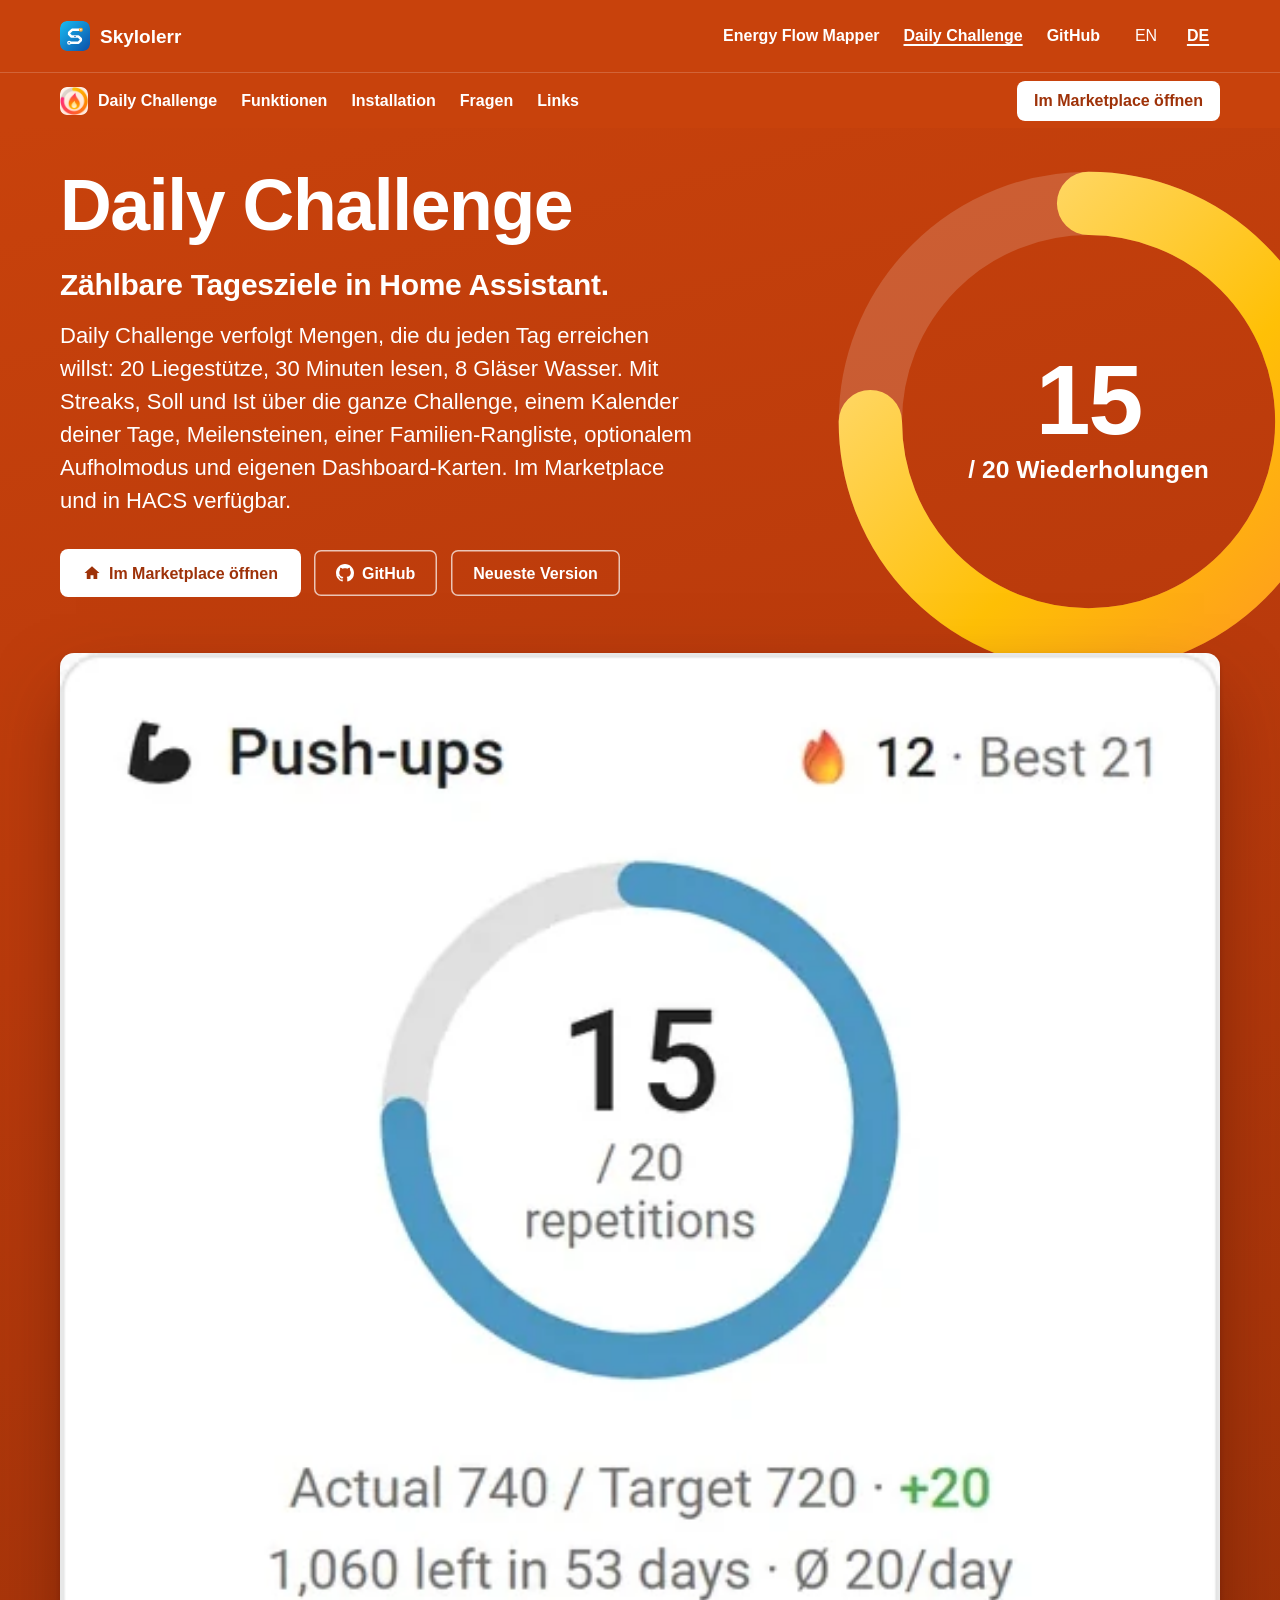
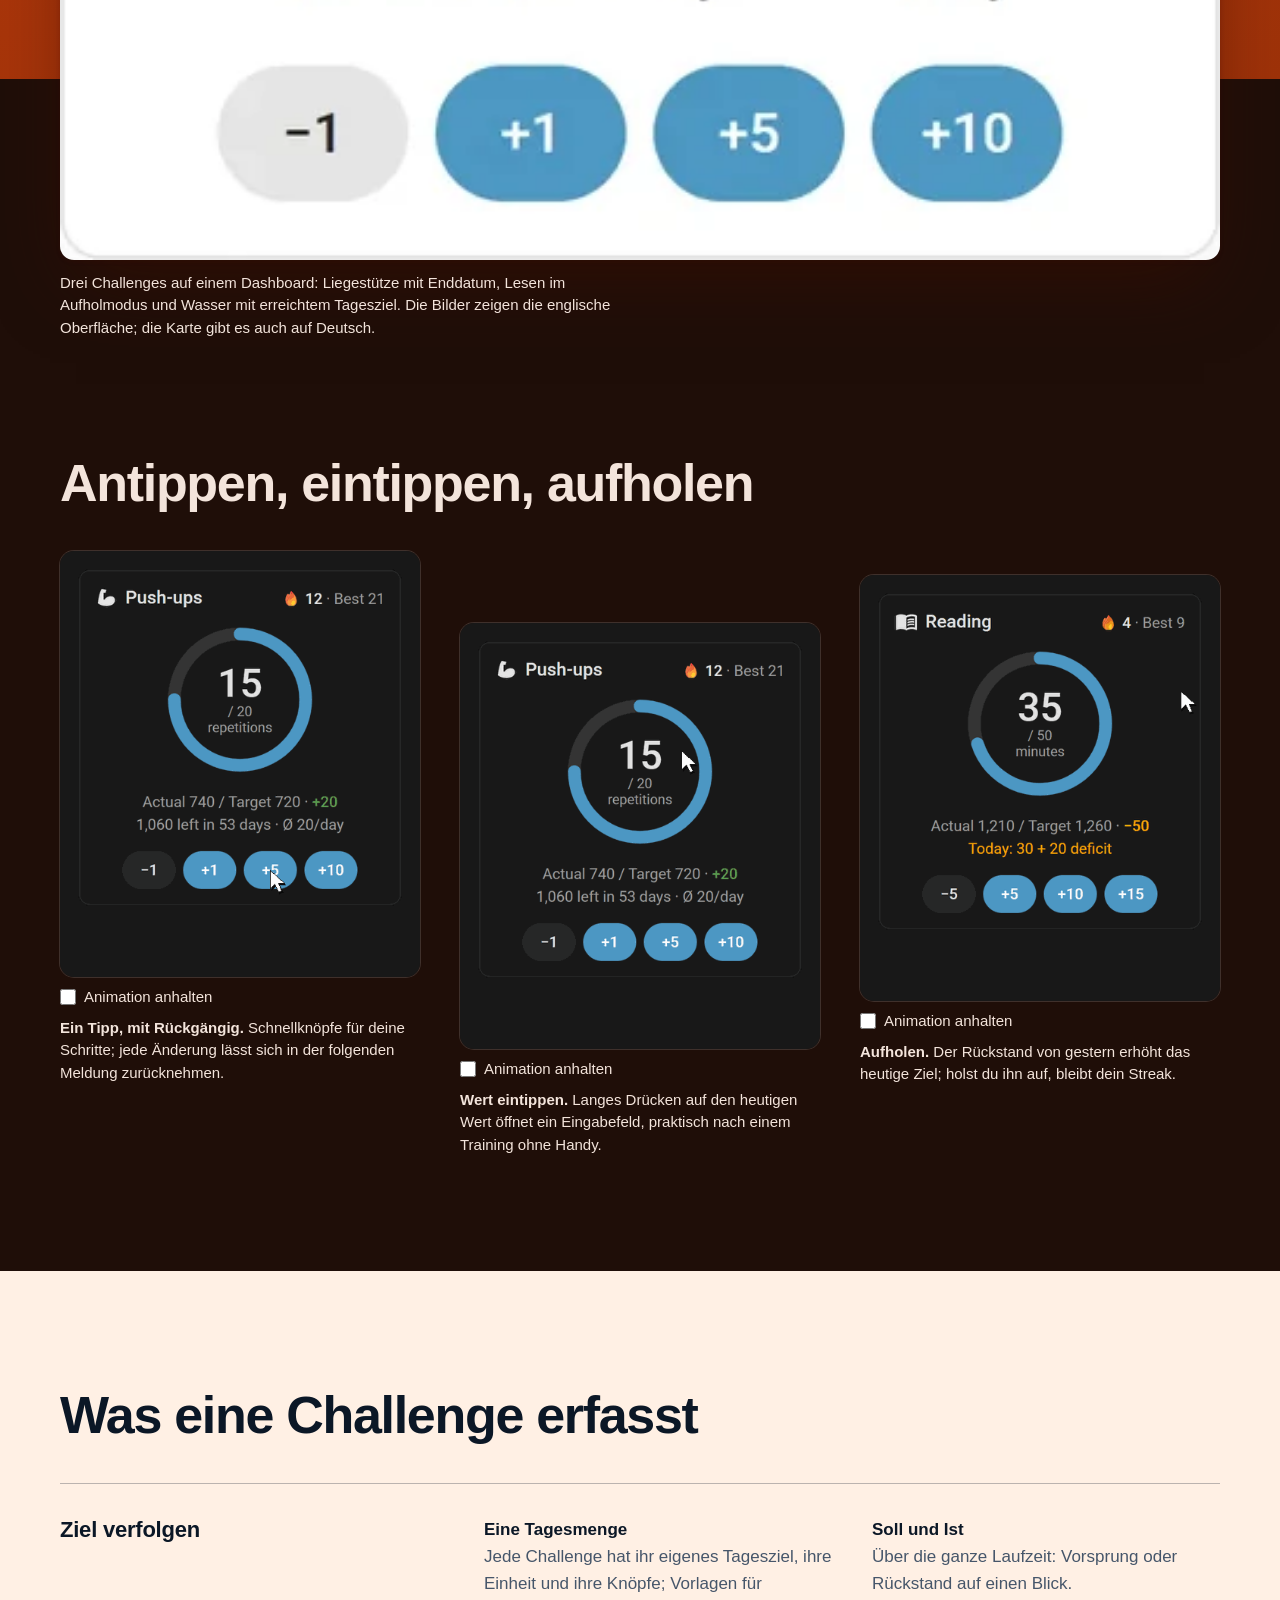
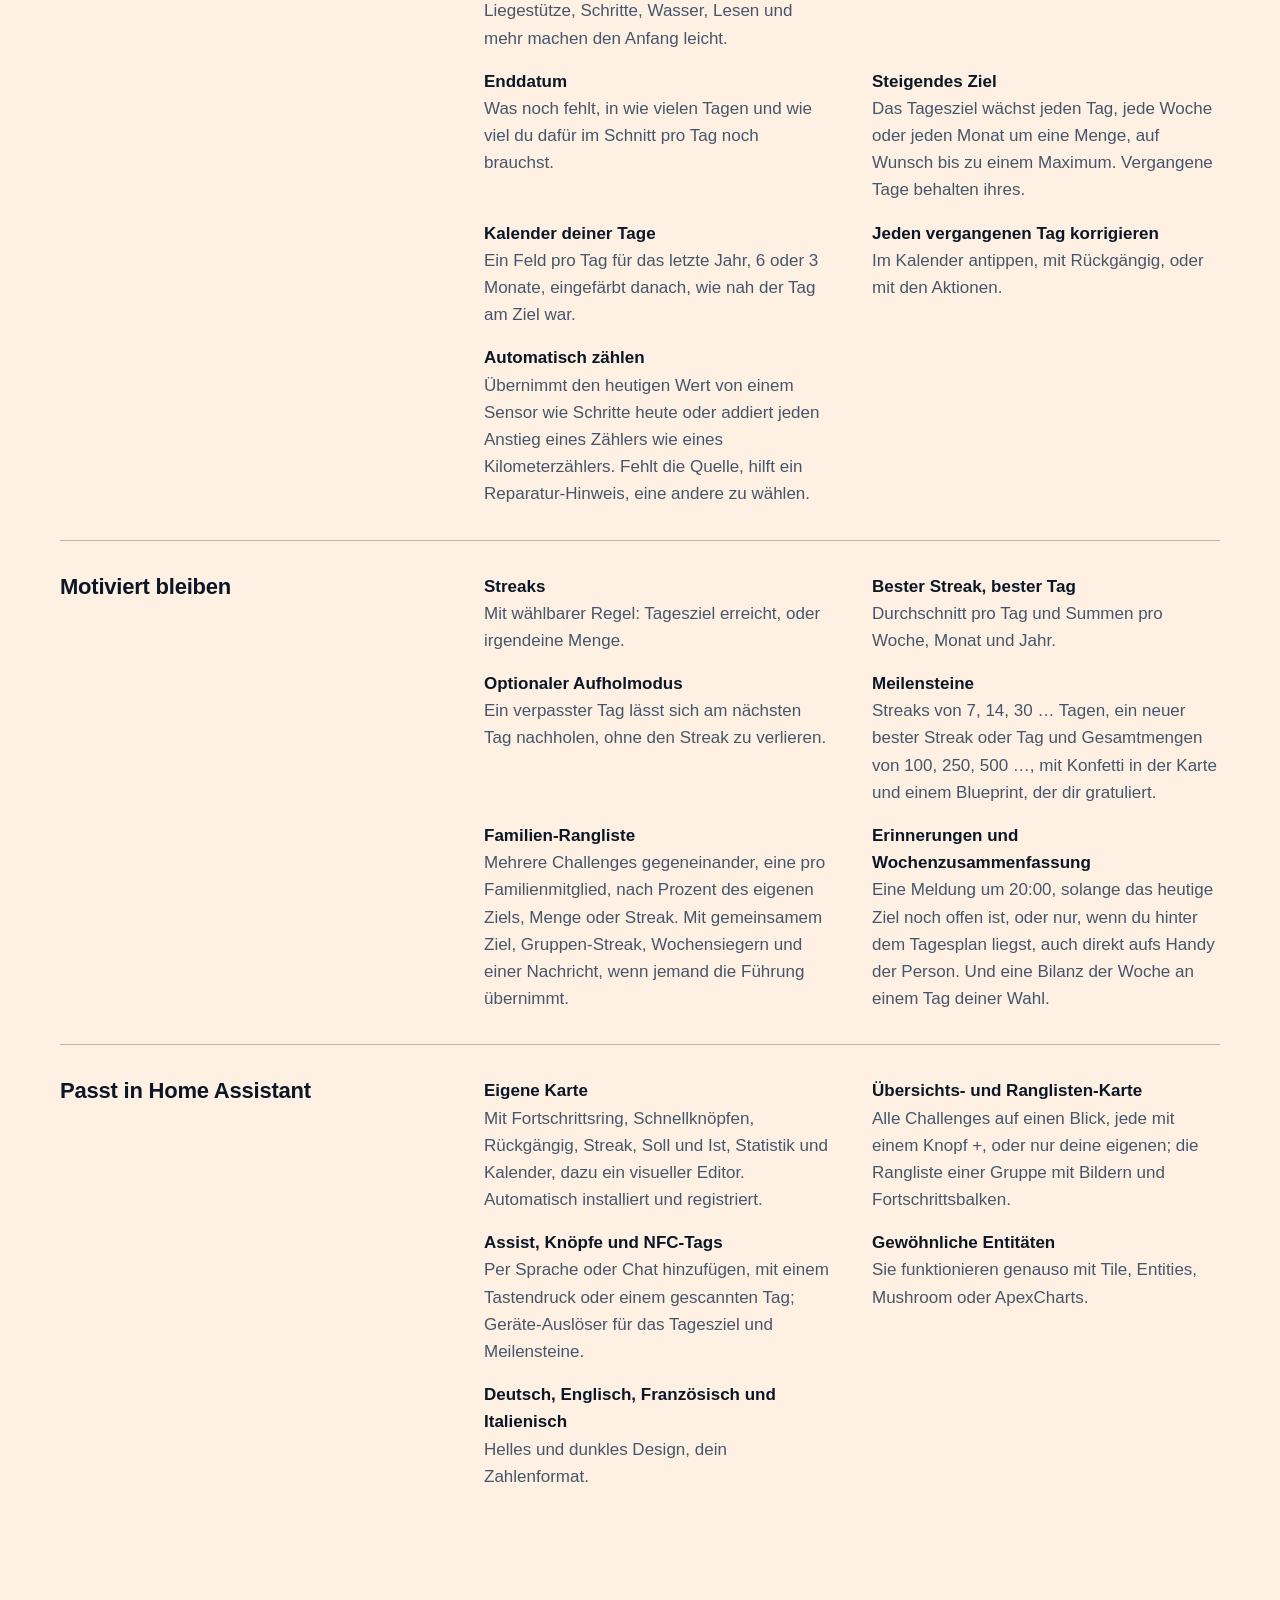
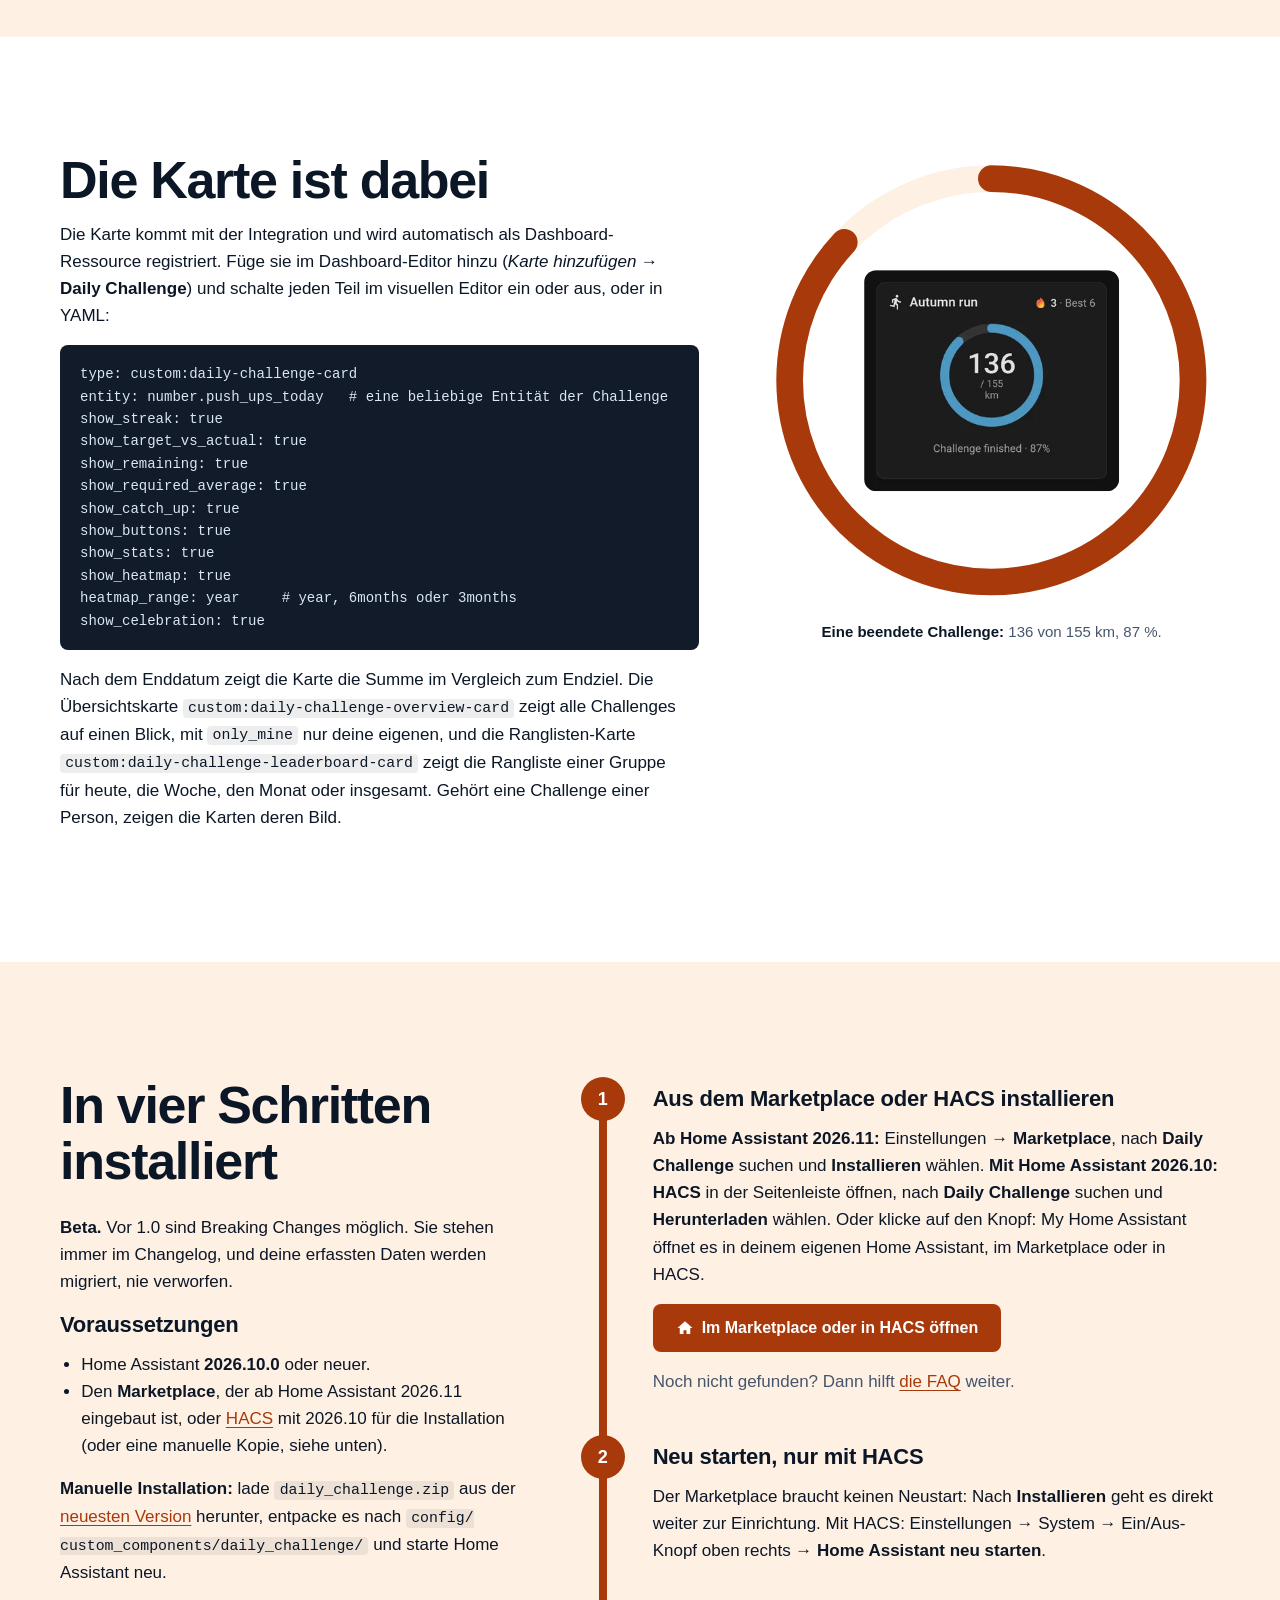
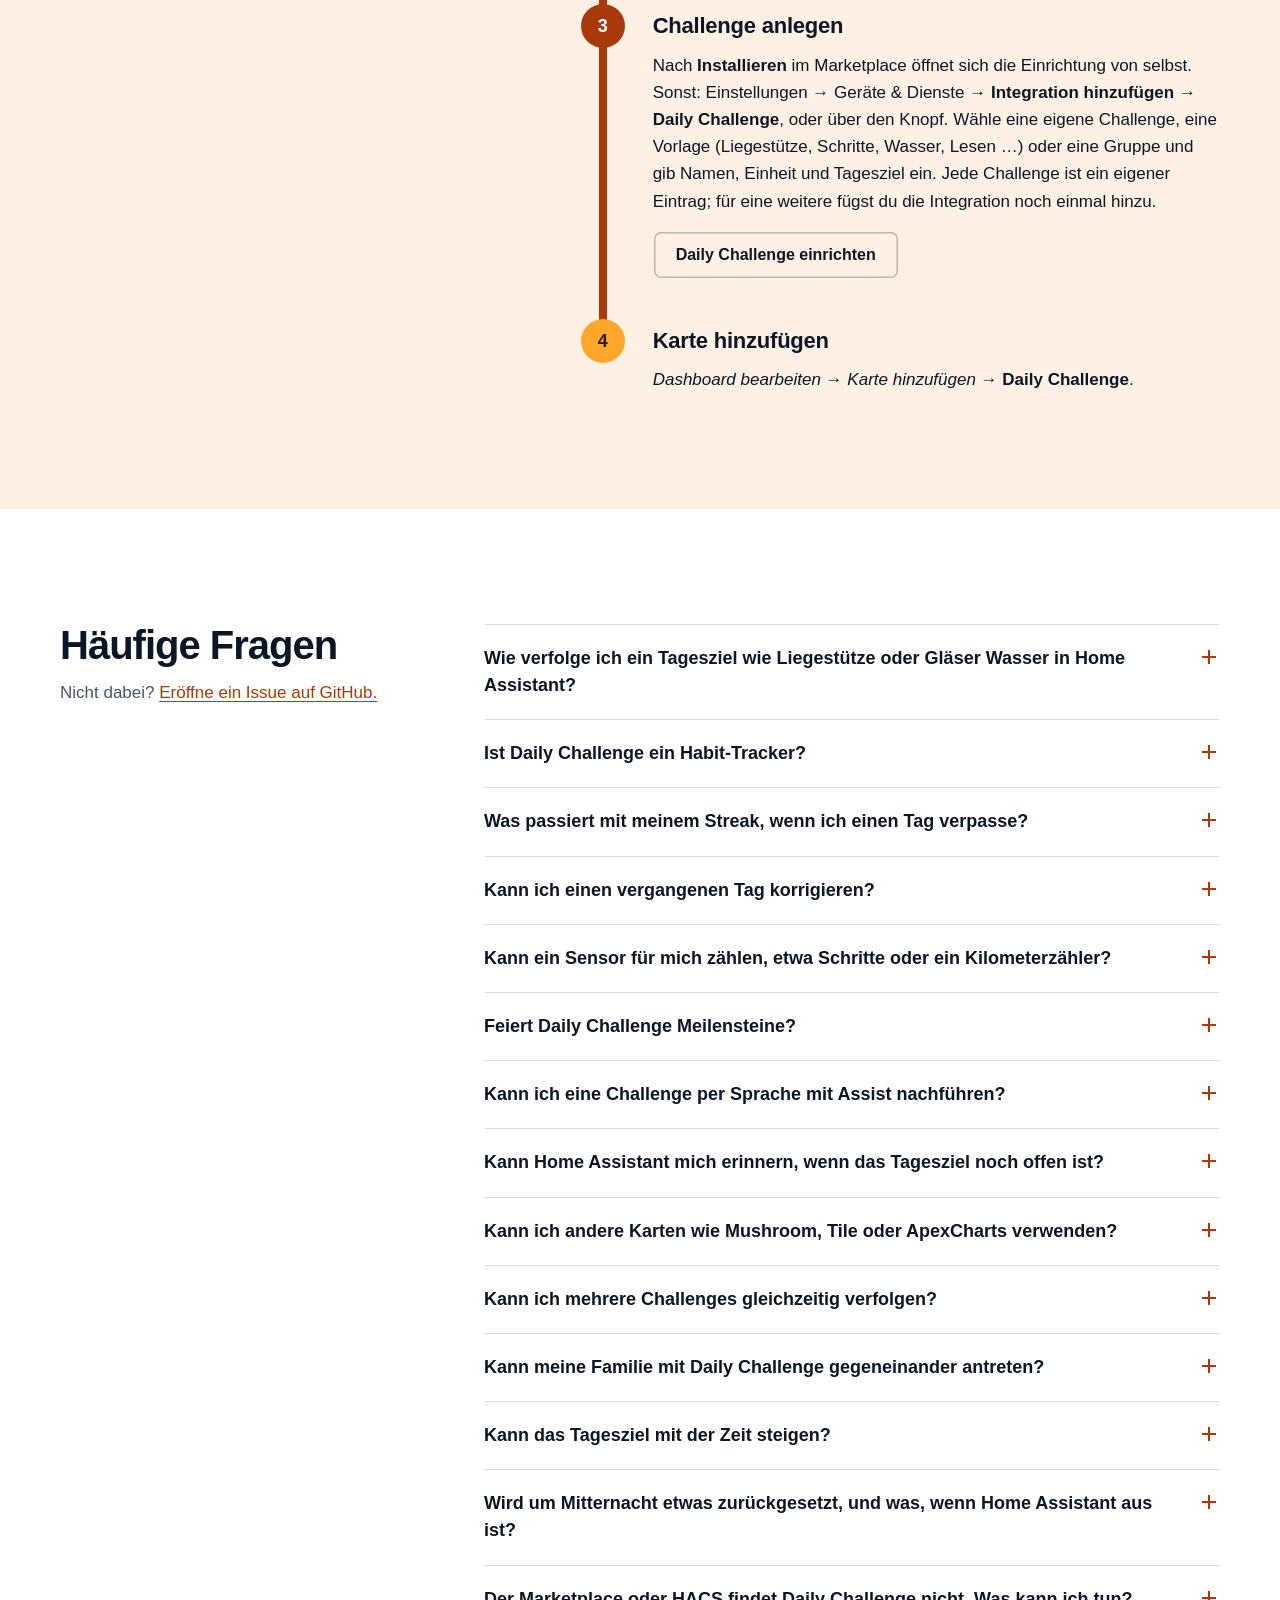
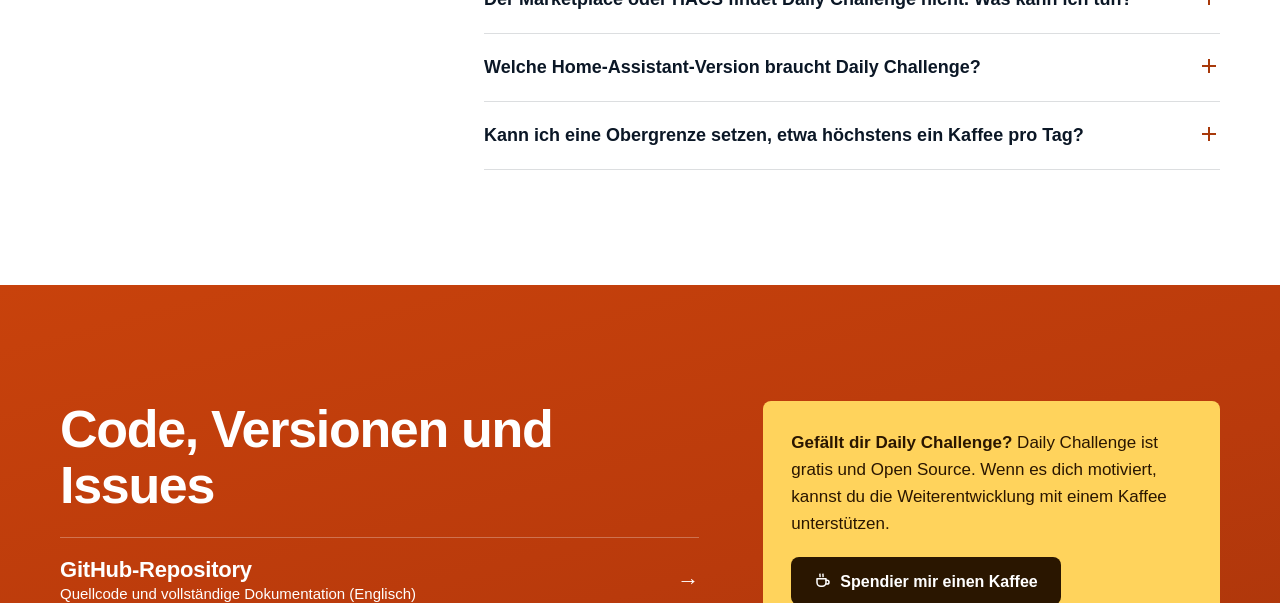
<file: de/daily-challenge/index.html>
<!doctype html>
<html lang="de">
<head>
  <meta charset="utf-8">
  <meta name="viewport" content="width=device-width, initial-scale=1">
  <title>Daily Challenge – Tagesziele und Streaks für Home Assistant</title>
  <meta name="description" content="Tagesziele in Home Assistant: Liegestütze, Lesen, Wasser. Streaks, Kalender, Familien-Rangliste, Zählen per Sensor. Gratis im Marketplace und in HACS.">
  <link rel="canonical" href="https://skylolerr.com/de/daily-challenge/">
  <link rel="alternate" hreflang="en" href="https://skylolerr.com/daily-challenge/">
  <link rel="alternate" hreflang="de" href="https://skylolerr.com/de/daily-challenge/">
  <link rel="alternate" hreflang="x-default" href="https://skylolerr.com/daily-challenge/">
  <meta name="theme-color" content="#C8420C" media="(prefers-color-scheme: light)">
  <meta name="theme-color" content="#B5390B" media="(prefers-color-scheme: dark)">
  <link rel="icon" href="/favicon.svg" type="image/svg+xml">
  <link rel="icon" href="/favicon.ico" sizes="32x32">
  <link rel="apple-touch-icon" href="/apple-touch-icon.png">
  <link rel="stylesheet" href="/assets/css/site.css">
  <meta property="og:type" content="website">
  <meta property="og:site_name" content="Skylolerr">
  <meta property="og:title" content="Daily Challenge – Tagesziele und Streaks für Home Assistant">
  <meta property="og:description" content="Zählbare tägliche Challenges für Home Assistant mit Streaks, einem Kalender deiner Tage, Meilensteinen, einer Familien-Rangliste, automatischem Zählen per Sensor und eigenen Karten. Gratis im Marketplace und in HACS.">
  <meta property="og:url" content="https://skylolerr.com/de/daily-challenge/">
  <meta property="og:image" content="https://skylolerr.com/assets/img/og-daily-challenge.png">
  <meta property="og:image:width" content="1200">
  <meta property="og:image:height" content="630">
  <meta property="og:image:alt" content="Daily Challenge – Tagesziele für Home Assistant, mit Streaks und eigener Karte">
  <meta property="og:locale" content="de_CH">
  <meta property="og:locale:alternate" content="en_US">
  <meta name="twitter:card" content="summary_large_image">
  <script type="application/ld+json">
  {
    "@context": "https://schema.org",
    "@graph": [
      {
        "@type": "SoftwareApplication",
        "@id": "https://skylolerr.com/de/daily-challenge/#app",
        "name": "Daily Challenge",
        "description": "Eine Home-Assistant-Integration für zählbare tägliche Challenges wie 20 Liegestütze oder 8 Gläser Wasser, mit Streaks, Soll und Ist über die ganze Challenge, einem Kalender der Tageswerte, Meilensteinen, einer Familien-Rangliste mit gemeinsamem Ziel, automatischem Zählen per Sensor, Assist, optionalem Aufholmodus und eigenen Dashboard-Karten.",
        "url": "https://skylolerr.com/de/daily-challenge/",
        "inLanguage": "de",
        "image": "https://skylolerr.com/assets/img/og-daily-challenge.png",
        "screenshot": "https://skylolerr.com/assets/img/dc/hero-light.webp",
        "applicationCategory": "HomeApplication",
        "applicationSubCategory": "Benutzerdefinierte Home-Assistant-Integration",
        "operatingSystem": "Home Assistant 2026.10.0 oder neuer",
        "softwareRequirements": "Home Assistant 2026.10.0 oder neuer; der Marketplace (ab 2026.11) oder HACS",
        "featureList": [
          "Tagesziel mit eigener Einheit und Schnellknöpfen",
          "Aktueller und bester Streak mit wählbarer Streak-Regel",
          "Soll und Ist über die ganze Challenge",
          "Optionaler Aufholmodus für den Rückstand von gestern",
          "Dashboard-Karte mit Fortschrittsring und Rückgängig",
          "Kalender (Heatmap) der Tageswerte, mit Korrektur in der Karte",
          "Automatisch zählen per Sensor oder steigendem Zähler",
          "Meilenstein-Ereignisse, Konfetti und Geräte-Auslöser",
          "Assist: Challenges per Sprache oder Chat erhöhen, setzen und abfragen",
          "Übersichtskarte mit allen Challenges",
          "Blueprints für Erinnerungen, Meilensteine, schnelles Hinzufügen, eine Wochenzusammenfassung und Assist",
          "Aktionen zum Hinzufügen, Setzen und Abrufen der Werte jedes Tages",
          "Familien-Rangliste mit gemeinsamem Ziel, Gruppen-Streak und Wochensiegern",
          "Ranglisten-Karte mit Bildern der Personen",
          "Steigendes Tagesziel",
          "Vorlagen für häufige Challenges",
          "Blueprint für Erinnerungen nach Tempo"
        ],
        "license": "https://opensource.org/license/mit",
        "isAccessibleForFree": true,
        "offers": { "@type": "Offer", "price": "0", "priceCurrency": "CHF" },
        "author": { "@type": "Person", "name": "Skylolerr", "url": "https://github.com/Skylolerr" },
        "downloadUrl": "https://github.com/Skylolerr/ha-daily-challenge/releases/latest",
        "installUrl": "https://my.home-assistant.io/redirect/hacs_repository/?owner=Skylolerr&repository=ha-daily-challenge&category=integration",
        "sameAs": ["https://github.com/Skylolerr/ha-daily-challenge"]
      },
      {
        "@type": "BreadcrumbList",
        "itemListElement": [
          { "@type": "ListItem", "position": 1, "name": "Skylolerr", "item": "https://skylolerr.com/de/" },
          { "@type": "ListItem", "position": 2, "name": "Daily Challenge", "item": "https://skylolerr.com/de/daily-challenge/" }
        ]
      },
      {
        "@type": "FAQPage",
        "mainEntity": [
          {
            "@type": "Question",
            "name": "Wie verfolge ich ein Tagesziel wie Liegestütze oder Gläser Wasser in Home Assistant?",
            "acceptedAnswer": { "@type": "Answer", "text": "Installiere Daily Challenge, füge die Integration hinzu und gib einen Namen, eine Einheit und ein Tagesziel ein, zum Beispiel 20 Liegestütze. Leg die Karte Daily Challenge auf ein Dashboard und tippe +1, +5 oder +10, sobald du etwas geschafft hast. Die Karte zeigt den Fortschritt von heute, deinen Streak und ob du vor oder hinter deinem Soll liegst." }
          },
          {
            "@type": "Question",
            "name": "Ist Daily Challenge ein Habit-Tracker?",
            "acceptedAnswer": { "@type": "Answer", "text": "Daily Challenge zählt Mengen, keine Ja/Nein-Gewohnheiten. Jede Challenge hat ein Tagesziel und eine Einheit; sie zählt, wie viel du jeden Tag geschafft hast, summiert es über die ganze Challenge und vergleicht es mit dem Soll bis heute. Wenn du willst, zählt auch jede Menge über 0 für den Streak." }
          },
          {
            "@type": "Question",
            "name": "Was passiert mit meinem Streak, wenn ich einen Tag verpasse?",
            "acceptedAnswer": { "@type": "Answer", "text": "Ohne Aufholen beendet ein verpasster Tag den Streak. Im optionalen Aufholmodus kommt der Rückstand von gestern zum heutigen Ziel dazu; holst du ihn heute auf, zählt gestern trotzdem und der Streak bleibt. Nur gestern lässt sich retten, nichts Älteres." }
          },
          {
            "@type": "Question",
            "name": "Kann ich einen vergangenen Tag korrigieren?",
            "acceptedAnswer": { "@type": "Answer", "text": "Ja. Tippe in der Karte im Kalender auf den Tag, ändere den Wert und wähle Speichern; Rückgängig nimmt es zurück. Auch die Aktionen daily_challenge.set und daily_challenge.add haben ein optionales Datum, damit korrigierst du jeden Tag zwischen dem Startdatum und heute, zum Beispiel in den Entwicklerwerkzeugen oder in einer Automation." }
          },
          {
            "@type": "Question",
            "name": "Kann ein Sensor für mich zählen, etwa Schritte oder ein Kilometerzähler?",
            "acceptedAnswer": { "@type": "Answer", "text": "Ja. Unter «Automatisch zählen» in den Optionen einer Challenge wählst du einen Sensor, eine Zahl, eine Eingabezahl oder einen Zähler als Quelle. Als Tageswert zeigt die Quelle die heutige Menge, etwa Schritte heute, und setzt sie; die Knöpfe gibt es dann nicht. Als Zähler steigt die Quelle immer weiter, etwa ein Kilometerzähler, und jeder Anstieg wird addiert; die Knöpfe bleiben." }
          },
          {
            "@type": "Question",
            "name": "Feiert Daily Challenge Meilensteine?",
            "acceptedAnswer": { "@type": "Answer", "text": "Ja. Das Ereignis «Meilenstein» einer Challenge meldet sich, wenn der Streak 7, 14, 30 … Tage erreicht, bei einem neuen besten Streak oder Tag und wenn die Gesamtmenge 100, 250, 500 … erreicht; welche Arten zählen, wählst du in den Optionen. Die Karte zeigt Konfetti mit einem kurzen Text wie «7 Tage in Folge!», der Blueprint für Meilensteine gratuliert dir, und im Automations-Editor gibt es Geräte-Auslöser wie «Meilenstein erreicht» und «Tagesziel heute erreicht»." }
          },
          {
            "@type": "Question",
            "name": "Kann ich eine Challenge per Sprache mit Assist nachführen?",
            "acceptedAnswer": { "@type": "Answer", "text": "Ja. Mit einem KI-Assistenten als Konversationsagent gibst du die Entität «Heute» der Challenge für Assist frei; der Assistent kann deine Challenges dann erhöhen, setzen und abfragen, etwa nach «Ich habe gerade 20 Liegestütze gemacht». Für das eingebaute Assist fügt der Blueprint für Sprachbefehle Sätze hinzu, auf Englisch voreingestellt und leicht auf Deutsch umzustellen, zum Beispiel «füge 20 zu Liegestütze hinzu». Gehört die Challenge einer Person, nimmt Assist ohne Namen deine eigene." }
          },
          {
            "@type": "Question",
            "name": "Kann Home Assistant mich erinnern, wenn das Tagesziel noch offen ist?",
            "acceptedAnswer": { "@type": "Answer", "text": "Ja. Importiere den Blueprint für Erinnerungen: zu einer Zeit deiner Wahl, standardmässig 20:00, meldet er sich, solange das heutige Ziel noch offen ist. Die Nachricht kann enthalten, was noch fehlt. Der Blueprint für Erinnerungen nach Tempo meldet sich nur, wenn du hinter dem Tagesplan liegst, und beide können aufs Handy der Person senden, der die Challenge gehört." }
          },
          {
            "@type": "Question",
            "name": "Kann ich andere Karten wie Mushroom, Tile oder ApexCharts verwenden?",
            "acceptedAnswer": { "@type": "Answer", "text": "Ja. Jede Challenge legt gewöhnliche Entitäten an: eine Zahl für den heutigen Wert, Knöpfe für die Schritte und Sensoren für das heutige Ziel, den Fortschritt, die Summe, die Streaks, Vorsprung oder Rückstand und mehr. Sie funktionieren mit jeder Karte, in Automationen und im Verlauf." }
          },
          {
            "@type": "Question",
            "name": "Kann ich mehrere Challenges gleichzeitig verfolgen?",
            "acceptedAnswer": { "@type": "Answer", "text": "Ja. Jede Challenge ist ein eigener Eintrag: füge die Integration für die nächste einfach noch einmal hinzu. Jede bekommt ihr eigenes Gerät, ihre Entitäten und ihre Karte. Die Übersichtskarte zeigt alle auf einen Blick, jede mit einem Knopf +. Für einen Wettbewerb legst du eine Gruppe an: Sie stellt die Challenges in einer Rangliste gegeneinander." }
          },
          {
            "@type": "Question",
            "name": "Kann meine Familie mit Daily Challenge gegeneinander antreten?",
            "acceptedAnswer": { "@type": "Answer", "text": "Ja. Gib jedem Familienmitglied eine eigene Challenge, mit eigenem Ziel und, wenn du willst, mit seiner Person. Füge die Integration dann noch einmal hinzu und wähle «Gruppe (Rangliste)»: Sie sortiert die Challenges nach Prozent des eigenen Ziels, fair bei verschiedenen Zielen, oder nach Menge oder Streak. Auf Wunsch sammelt ihr gemeinsam ein Ziel pro Woche, Monat oder Jahr. Dazu gibt es einen Gruppen-Streak für die Tage, an denen alle ihr Ziel erreicht haben, jeden Montag einen Wochensieger und eine Ranglisten-Karte mit Bildern und Fortschrittsbalken. Der Blueprint für Gruppen-News schickt Nachrichten wie «Anna hat Tom überholt!»" }
          },
          {
            "@type": "Question",
            "name": "Kann das Tagesziel mit der Zeit steigen?",
            "acceptedAnswer": { "@type": "Answer", "text": "Ja. Unter «Steigendes Ziel» in den Optionen legst du fest, um wie viel und wie oft es steigt: jeden Tag, jede Woche oder jeden Monat, auf Wunsch bis zu einem Maximum, zum Beispiel jede Woche ein Liegestütz mehr bis 50. Vergangene Tage behalten ihr Ziel." }
          },
          {
            "@type": "Question",
            "name": "Wird um Mitternacht etwas zurückgesetzt, und was, wenn Home Assistant aus ist?",
            "acceptedAnswer": { "@type": "Answer", "text": "Nichts wird zurückgesetzt. Jeder Wert wird mit seinem Datum gespeichert, ein neuer Tag beginnt also einfach leer. Neustarts, die Zeitumstellung und ein ausgeschaltetes Home Assistant über Mitternacht sind kein Problem." }
          },
          {
            "@type": "Question",
            "name": "Der Marketplace oder HACS findet Daily Challenge nicht. Was kann ich tun?",
            "acceptedAnswer": { "@type": "Answer", "text": "Daily Challenge ist im Standardkatalog. Ab Home Assistant 2026.11 öffnest du Einstellungen → Marketplace und suchst danach; mit 2026.10 suchst du in HACS. Direkt nach einer Veröffentlichung kann es ein paar Stunden dauern, bis es erscheint; der Knopf «Im Marketplace öffnen» auf dieser Seite funktioniert auch. Erscheint es dann immer noch nicht, füge das Repository von Hand hinzu: im Marketplace mit «Über Link hinzufügen» (dafür braucht es eine Anmeldung bei GitHub), in HACS über das Menü ⋮ und «Benutzerdefinierte Repositories» mit dem Typ Integration. Gib https://github.com/Skylolerr/ha-daily-challenge ein und installiere es; mit HACS startest du Home Assistant danach neu." }
          },
          {
            "@type": "Question",
            "name": "Welche Home-Assistant-Version braucht Daily Challenge?",
            "acceptedAnswer": { "@type": "Answer", "text": "Home Assistant 2026.10.0 oder neuer. Die Karte wird mit der Integration automatisch installiert und registriert." }
          },
          {
            "@type": "Question",
            "name": "Kann ich eine Obergrenze setzen, etwa höchstens ein Kaffee pro Tag?",
            "acceptedAnswer": { "@type": "Answer", "text": "Noch nicht. Daily Challenge kennt nur Mindestziele, und es gibt keine Ruhe- oder Pausentage: täglich heisst jeden Tag." }
          }
        ]
      }
    ]
  }
  </script>
</head>
<body data-project="dc">
  <a class="skip-link" href="#main">Zum Inhalt springen</a>
  <header class="site-header">
    <div class="wrap">
      <a class="brand" href="/de/"><img src="/favicon.svg" alt="" width="30" height="30">Skylolerr</a>
      <nav class="site-nav" aria-label="Hauptmenü">
        <a class="nav-wide" href="/de/energy-flow-mapper/">Energy Flow Mapper</a>
        <a class="nav-wide" href="/de/daily-challenge/" aria-current="page">Daily Challenge</a>
        <a href="https://github.com/Skylolerr">GitHub</a>
        <span class="lang"><a href="/daily-challenge/" hreflang="en" lang="en" aria-label="English">EN</a><a href="/de/daily-challenge/" hreflang="de" lang="de" aria-current="true" aria-label="Deutsch">DE</a></span>
      </nav>
    </div>
  </header>

  <main id="main">
    <div class="product-bar">
      <div class="wrap">
        <span class="product-name"><picture><source media="(prefers-color-scheme: dark)" srcset="/assets/img/dc/icon-dark.png"><img src="/assets/img/dc/icon-light.png" alt="" width="28" height="28"></picture>Daily Challenge</span>
        <nav class="bar-nav" aria-label="Auf dieser Seite">
          <a href="#features">Funktionen</a>
          <a href="#install">Installation</a>
          <a href="#faq">Fragen</a>
          <a href="#links">Links</a>
        </nav>
        <a class="btn btn-white btn-small" href="https://my.home-assistant.io/redirect/hacs_repository/?owner=Skylolerr&amp;repository=ha-daily-challenge&amp;category=integration">Im Marketplace öffnen</a>
      </div>
    </div>

    <section class="hero">
      <div class="wrap">
        <div class="hero-copy">
          <nav class="breadcrumb" aria-label="Brotkrümelnavigation">
            <ol><li><a href="/de/">Skylolerr</a></li><li aria-current="page">Daily Challenge</li></ol>
          </nav>
          <h1>Daily Challenge</h1>
          <p class="deck">Zählbare Tagesziele in Home Assistant.</p>
          <p class="lead">Daily Challenge verfolgt Mengen, die du jeden Tag erreichen willst: 20 Liegestütze, 30 Minuten lesen, 8 Gläser Wasser. Mit Streaks, Soll und Ist über die ganze Challenge, einem Kalender deiner Tage, Meilensteinen, einer Familien-Rangliste, optionalem Aufholmodus und eigenen Dashboard-Karten. Im Marketplace und in HACS verfügbar.</p>
          <div class="actions">
            <a class="btn btn-white" href="https://my.home-assistant.io/redirect/hacs_repository/?owner=Skylolerr&amp;repository=ha-daily-challenge&amp;category=integration"><svg viewBox="0 0 24 24" aria-hidden="true" fill="currentColor"><path d="M12 3 2 12h3v8h5v-5h4v5h5v-8h3L12 3Z"/></svg>Im Marketplace öffnen</a>
            <a class="btn btn-ghost" href="https://github.com/Skylolerr/ha-daily-challenge"><svg viewBox="0 0 16 16" aria-hidden="true" fill="currentColor"><path d="M8 0c4.42 0 8 3.58 8 8a8.013 8.013 0 0 1-5.45 7.59c-.4.08-.55-.17-.55-.38 0-.27.01-1.13.01-2.2 0-.75-.25-1.23-.54-1.48 1.78-.2 3.65-.88 3.65-3.95 0-.88-.31-1.59-.82-2.15.08-.2.36-1.02-.08-2.12 0 0-.67-.22-2.2.82-.64-.18-1.32-.27-2-.27-.68 0-1.36.09-2 .27-1.53-1.03-2.2-.82-2.2-.82-.44 1.1-.16 1.92-.08 2.12-.51.56-.82 1.28-.82 2.15 0 3.06 1.86 3.75 3.64 3.95-.23.2-.44.55-.51 1.07-.46.21-1.61.55-2.33-.66-.15-.24-.6-.83-1.23-.82-.67.01-.27.38.01.53.34.19.73.9.82 1.13.16.45.68 1.31 2.69.94 0 .67.01 1.3.01 1.49 0 .21-.15.45-.55.38A7.995 7.995 0 0 1 0 8c0-4.42 3.58-8 8-8Z"/></svg>GitHub</a>
            <a class="btn btn-ghost" href="https://github.com/Skylolerr/ha-daily-challenge/releases/latest">Neueste Version</a>
          </div>
        </div>
      </div>
      <div class="hero-art">
        <svg class="ring-hero" viewBox="0 0 640 640" aria-hidden="true">
          <defs>
            <linearGradient id="dc-ring" x1="1" y1="0" x2="0" y2="1">
              <stop offset="0" stop-color="#FFE08A"/>
              <stop offset=".6" stop-color="#FFC006"/>
              <stop offset="1" stop-color="#FF9A1F"/>
            </linearGradient>
          </defs>
          <circle cx="320" cy="320" r="248" fill="none" stroke="#fff" stroke-opacity=".16" stroke-width="72"/>
          <circle class="ring-draw-hero" cx="320" cy="320" r="248" fill="none" stroke="url(#dc-ring)" stroke-width="72" stroke-linecap="round" pathLength="100" stroke-dasharray="75 100" transform="rotate(-90 320 320)"/>
          <text x="320" y="334" text-anchor="middle" fill="#fff" class="ring-num">15</text>
          <text x="320" y="384" text-anchor="middle" fill="#fff" class="ring-unit">/ 20 Wiederholungen</text>
        </svg>
      </div>
      <div class="wrap">
        <figure class="overhang">
          <picture>
            <source media="(max-width: 719px) and (prefers-color-scheme: dark)" srcset="/assets/img/dc/card-one-dark.webp" width="497" height="517">
            <source media="(max-width: 719px)" srcset="/assets/img/dc/card-one-light.webp" width="497" height="517">
            <source media="(prefers-color-scheme: dark)" srcset="/assets/img/dc/hero-dark-800.webp 800w, /assets/img/dc/hero-dark.webp 1600w" sizes="(min-width: 1240px) 1160px, 100vw">
            <img src="/assets/img/dc/hero-light.webp" srcset="/assets/img/dc/hero-light-800.webp 800w, /assets/img/dc/hero-light.webp 1600w" sizes="(min-width: 1240px) 1160px, 100vw" alt="Daily Challenge auf einem Dashboard mit Fortschrittsring, Streak und Schnellknöpfen" width="1600" height="569" fetchpriority="high">
          </picture>
          <figcaption><span class="cap-wide">Drei Challenges auf einem Dashboard: Liegestütze mit Enddatum, Lesen im Aufholmodus und Wasser mit erreichtem Tagesziel.</span><span class="cap-narrow">Eine Challenge auf einem Dashboard: Liegestütze mit Enddatum.</span> Die Bilder zeigen die englische Oberfläche; die Karte gibt es auch auf Deutsch.</figcaption>
        </figure>
      </div>
    </section>

    <section class="section after-hero band-ember" aria-labelledby="demo-title">
      <div class="wrap">
        <h2 id="demo-title">Antippen, eintippen, aufholen</h2>
        <div class="stagger">
          <figure class="anim">
            <picture>
              <source media="(prefers-reduced-motion: reduce)" srcset="/assets/img/dc/buttons-still.webp">
              <img src="/assets/img/dc/buttons.webp" alt="Ein Tipp auf +5 füllt den Ring und erreicht das Tagesziel; Rückgängig in der Meldung nimmt es zurück" width="475" height="562" loading="lazy">
            </picture>
            <img class="anim-still" src="/assets/img/dc/buttons-still.webp" alt="Ein Tipp auf +5 füllt den Ring und erreicht das Tagesziel; Rückgängig in der Meldung nimmt es zurück" width="475" height="562" loading="lazy">
            <label class="anim-pause"><input type="checkbox">Animation anhalten</label>
            <figcaption><b>Ein Tipp, mit Rückgängig.</b> Schnellknöpfe für deine Schritte; jede Änderung lässt sich in der folgenden Meldung zurücknehmen.</figcaption>
          </figure>
          <figure class="anim">
            <picture>
              <source media="(prefers-reduced-motion: reduce)" srcset="/assets/img/dc/input-still.webp">
              <img src="/assets/img/dc/input.webp" alt="Langes Drücken auf den Wert öffnet ein Eingabefeld; 32 und Enter setzen den heutigen Wert" width="475" height="562" loading="lazy">
            </picture>
            <img class="anim-still" src="/assets/img/dc/input-still.webp" alt="Langes Drücken auf den Wert öffnet ein Eingabefeld; 32 und Enter setzen den heutigen Wert" width="475" height="562" loading="lazy">
            <label class="anim-pause"><input type="checkbox">Animation anhalten</label>
            <figcaption><b>Wert eintippen.</b> Langes Drücken auf den heutigen Wert öffnet ein Eingabefeld, praktisch nach einem Training ohne Handy.</figcaption>
          </figure>
          <figure class="anim">
            <picture>
              <source media="(prefers-reduced-motion: reduce)" srcset="/assets/img/dc/catch-up-still.webp">
              <img src="/assets/img/dc/catch-up.webp" alt="Im Aufholmodus holen +10 und +5 den Rückstand von gestern auf; die Karte meldet Rückstand aufgeholt" width="475" height="562" loading="lazy">
            </picture>
            <img class="anim-still" src="/assets/img/dc/catch-up-still.webp" alt="Im Aufholmodus holen +10 und +5 den Rückstand von gestern auf; die Karte meldet Rückstand aufgeholt" width="475" height="562" loading="lazy">
            <label class="anim-pause"><input type="checkbox">Animation anhalten</label>
            <figcaption><b>Aufholen.</b> Der Rückstand von gestern erhöht das heutige Ziel; holst du ihn auf, bleibt dein Streak.</figcaption>
          </figure>
        </div>
      </div>
    </section>

    <section class="section tint" id="features" aria-labelledby="features-title">
      <div class="wrap">
        <h2 id="features-title">Was eine Challenge erfasst</h2>
        <div class="ring-rows">
        <div class="ring-row">
          <h3>Ziel verfolgen</h3>
          <ul class="feature-list">
            <li><strong class="lead-in">Eine Tagesmenge</strong>Jede Challenge hat ihr eigenes Tagesziel, ihre Einheit und ihre Knöpfe; Vorlagen für Liegestütze, Schritte, Wasser, Lesen und mehr machen den Anfang leicht.</li>
            <li><strong class="lead-in">Soll und Ist</strong>Über die ganze Laufzeit: Vorsprung oder Rückstand auf einen Blick.</li>
            <li><strong class="lead-in">Enddatum</strong>Was noch fehlt, in wie vielen Tagen und wie viel du dafür im Schnitt pro Tag noch brauchst.</li>
            <li><strong class="lead-in">Steigendes Ziel</strong>Das Tagesziel wächst jeden Tag, jede Woche oder jeden Monat um eine Menge, auf Wunsch bis zu einem Maximum. Vergangene Tage behalten ihres.</li>
            <li><strong class="lead-in">Kalender deiner Tage</strong>Ein Feld pro Tag für das letzte Jahr, 6 oder 3 Monate, eingefärbt danach, wie nah der Tag am Ziel war.</li>
            <li><strong class="lead-in">Jeden vergangenen Tag korrigieren</strong>Im Kalender antippen, mit Rückgängig, oder mit den Aktionen.</li>
            <li><strong class="lead-in">Automatisch zählen</strong>Übernimmt den heutigen Wert von einem Sensor wie Schritte heute oder addiert jeden Anstieg eines Zählers wie eines Kilometerzählers. Fehlt die Quelle, hilft ein Reparatur-Hinweis, eine andere zu wählen.</li>
          </ul>
        </div>
        <div class="ring-row">
          <h3>Motiviert bleiben</h3>
          <ul class="feature-list">
            <li><strong class="lead-in">Streaks</strong>Mit wählbarer Regel: Tagesziel erreicht, oder irgendeine Menge.</li>
            <li><strong class="lead-in">Bester Streak, bester Tag</strong>Durchschnitt pro Tag und Summen pro Woche, Monat und Jahr.</li>
            <li><strong class="lead-in">Optionaler Aufholmodus</strong>Ein verpasster Tag lässt sich am nächsten Tag nachholen, ohne den Streak zu verlieren.</li>
            <li><strong class="lead-in">Meilensteine</strong>Streaks von 7, 14, 30 … Tagen, ein neuer bester Streak oder Tag und Gesamtmengen von 100, 250, 500 …, mit Konfetti in der Karte und einem Blueprint, der dir gratuliert.</li>
            <li><strong class="lead-in">Familien-Rangliste</strong>Mehrere Challenges gegeneinander, eine pro Familienmitglied, nach Prozent des eigenen Ziels, Menge oder Streak. Mit gemeinsamem Ziel, Gruppen-Streak, Wochensiegern und einer Nachricht, wenn jemand die Führung übernimmt.</li>
            <li><strong class="lead-in">Erinnerungen und Wochenzusammenfassung</strong>Eine Meldung um 20:00, solange das heutige Ziel noch offen ist, oder nur, wenn du hinter dem Tagesplan liegst, auch direkt aufs Handy der Person. Und eine Bilanz der Woche an einem Tag deiner Wahl.</li>
          </ul>
        </div>
        <div class="ring-row">
          <h3>Passt in Home Assistant</h3>
          <ul class="feature-list">
            <li><strong class="lead-in">Eigene Karte</strong>Mit Fortschrittsring, Schnellknöpfen, Rückgängig, Streak, Soll und Ist, Statistik und Kalender, dazu ein visueller Editor. Automatisch installiert und registriert.</li>
            <li><strong class="lead-in">Übersichts- und Ranglisten-Karte</strong>Alle Challenges auf einen Blick, jede mit einem Knopf +, oder nur deine eigenen; die Rangliste einer Gruppe mit Bildern und Fortschrittsbalken.</li>
            <li><strong class="lead-in">Assist, Knöpfe und NFC-Tags</strong>Per Sprache oder Chat hinzufügen, mit einem Tastendruck oder einem gescannten Tag; Geräte-Auslöser für das Tagesziel und Meilensteine.</li>
            <li><strong class="lead-in">Gewöhnliche Entitäten</strong>Sie funktionieren genauso mit Tile, Entities, Mushroom oder ApexCharts.</li>
            <li><strong class="lead-in">Deutsch, Englisch, Französisch und Italienisch</strong>Helles und dunkles Design, dein Zahlenformat.</li>
          </ul>
        </div>
        </div>
      </div>
    </section>

    <section class="section" aria-labelledby="card-title">
      <div class="wrap split split-7-5">
        <div>
          <h2 id="card-title">Die Karte ist dabei</h2>
          <p>Die Karte kommt mit der Integration und wird automatisch als Dashboard-Ressource registriert. Füge sie im Dashboard-Editor hinzu (<em>Karte hinzufügen</em> → <strong>Daily Challenge</strong>) und schalte jeden Teil im visuellen Editor ein oder aus, oder in YAML:</p>
          <pre tabindex="0" role="region" aria-label="YAML-Beispiel"><code>type: custom:daily-challenge-card
entity: number.push_ups_today   # eine beliebige Entität der Challenge
show_streak: true
show_target_vs_actual: true
show_remaining: true
show_required_average: true
show_catch_up: true
show_buttons: true
show_stats: true
show_heatmap: true
heatmap_range: year     # year, 6months oder 3months
show_celebration: true</code></pre>
          <p>Nach dem Enddatum zeigt die Karte die Summe im Vergleich zum Endziel. Die Übersichtskarte <code>custom:<wbr>daily-challenge-overview-card</code> zeigt alle Challenges auf einen Blick, mit <code>only_mine</code> nur deine eigenen, und die Ranglisten-Karte <code>custom:<wbr>daily-challenge-leaderboard-card</code> zeigt die Rangliste einer Gruppe für heute, die Woche, den Monat oder insgesamt. Gehört eine Challenge einer Person, zeigen die Karten deren Bild.</p>
        </div>
        <figure class="ring-figure">
          <div class="ring-box">
            <svg viewBox="0 0 480 480" aria-hidden="true">
              <circle cx="240" cy="240" r="212" fill="none" stroke="var(--tint-warm)" stroke-width="28"/>
              <circle cx="240" cy="240" r="212" fill="none" stroke="var(--link-warm)" stroke-width="28" stroke-linecap="round" pathLength="100" stroke-dasharray="87 100" transform="rotate(-90 240 240)"/>
            </svg>
            <img src="/assets/img/dc/card-finished.webp" alt="Eine beendete Challenge: 136 von 155 km, Challenge beendet · 87 %" width="376" height="326" loading="lazy">
          </div>
          <figcaption><b>Eine beendete Challenge:</b> 136 von 155 km, 87 %.</figcaption>
        </figure>
      </div>
    </section>

    <section class="section tint" id="install" aria-labelledby="install-title">
      <div class="wrap split split-5-7 install-grid">
        <div class="install-side sticky">
          <h2 id="install-title">In vier Schritten installiert</h2>
          <p><strong>Beta.</strong> Vor 1.0 sind Breaking Changes möglich. Sie stehen immer im Changelog, und deine erfassten Daten werden migriert, nie verworfen.</p>
          <h3>Voraussetzungen</h3>
          <ul>
                    <li>Home Assistant <strong>2026.10.0</strong> oder neuer.</li>
                    <li>Den <strong>Marketplace</strong>, der ab Home Assistant 2026.11 eingebaut ist, oder <a href="https://hacs.xyz/">HACS</a> mit 2026.10 für die Installation (oder eine manuelle Kopie, siehe unten).</li>
                  </ul>
          <p class="manual"><strong>Manuelle Installation:</strong> lade <code>daily_challenge.zip</code> aus der <a href="https://github.com/Skylolerr/ha-daily-challenge/releases/latest">neuesten Version</a> herunter, entpacke es nach <code>config/<wbr>custom_components/<wbr>daily_challenge/</code> und starte Home Assistant neu.</p>
        </div>
        <ol class="steps">
          <li>
            <h3>Aus dem Marketplace oder HACS installieren</h3>
            <p><strong>Ab Home Assistant 2026.11:</strong> Einstellungen → <strong>Marketplace</strong>, nach <strong>Daily Challenge</strong> suchen und <strong>Installieren</strong> wählen. <strong>Mit Home Assistant 2026.10:</strong> <strong>HACS</strong> in der Seitenleiste öffnen, nach <strong>Daily Challenge</strong> suchen und <strong>Herunterladen</strong> wählen. Oder klicke auf den Knopf: My Home Assistant öffnet es in deinem eigenen Home Assistant, im Marketplace oder in HACS.</p>
            <p><a class="btn btn-solid" href="https://my.home-assistant.io/redirect/hacs_repository/?owner=Skylolerr&amp;repository=ha-daily-challenge&amp;category=integration"><svg viewBox="0 0 24 24" aria-hidden="true" fill="currentColor"><path d="M12 3 2 12h3v8h5v-5h4v5h5v-8h3L12 3Z"/></svg>Im Marketplace oder in HACS öffnen</a></p>
            <p class="by-hand">Noch nicht gefunden? Dann hilft <a href="#faq">die FAQ</a> weiter.</p>
          </li>
          <li>
            <h3>Neu starten, nur mit HACS</h3>
            <p>Der Marketplace braucht keinen Neustart: Nach <strong>Installieren</strong> geht es direkt weiter zur Einrichtung. Mit HACS: Einstellungen → System → Ein/Aus-Knopf oben rechts → <strong>Home Assistant neu starten</strong>.</p>
          </li>
          <li>
            <h3>Challenge anlegen</h3>
            <p>Nach <strong>Installieren</strong> im Marketplace öffnet sich die Einrichtung von selbst. Sonst: Einstellungen → Geräte &amp; Dienste → <strong>Integration hinzufügen</strong> → <strong>Daily Challenge</strong>, oder über den Knopf. Wähle eine eigene Challenge, eine Vorlage (Liegestütze, Schritte, Wasser, Lesen …) oder eine Gruppe und gib Namen, Einheit und Tagesziel ein. Jede Challenge ist ein eigener Eintrag; für eine weitere fügst du die Integration noch einmal hinzu.</p>
            <p><a class="btn btn-line" href="https://my.home-assistant.io/redirect/config_flow_start/?domain=daily_challenge">Daily Challenge einrichten</a></p>
          </li>
          <li>
            <h3>Karte hinzufügen</h3>
            <p><em>Dashboard bearbeiten</em> → <em>Karte hinzufügen</em> → <strong>Daily Challenge</strong>.</p>
          </li>
        </ol>
      </div>
    </section>

    <section class="section" id="faq" aria-labelledby="faq-title">
      <div class="wrap split split-4-8">
        <div class="sticky">
          <h2 id="faq-title">Häufige Fragen</h2>
          <p class="muted">Nicht dabei? <a href="https://github.com/Skylolerr/ha-daily-challenge/issues">Eröffne ein Issue auf GitHub.</a></p>
        </div>
        <div class="faq">
          <details>
            <summary><h3>Wie verfolge ich ein Tagesziel wie Liegestütze oder Gläser Wasser in Home Assistant?</h3></summary>
            <div class="answer"><p>Installiere Daily Challenge, füge die Integration hinzu und gib einen Namen, eine Einheit und ein Tagesziel ein – zum Beispiel 20 Liegestütze. Leg die Karte Daily Challenge auf ein Dashboard und tippe <strong>+1</strong>, <strong>+5</strong> oder <strong>+10</strong>, sobald du etwas geschafft hast. Die Karte zeigt den Fortschritt von heute, deinen Streak und ob du vor oder hinter deinem Soll liegst.</p></div>
          </details>
          <details>
            <summary><h3>Ist Daily Challenge ein Habit-Tracker?</h3></summary>
            <div class="answer"><p>Daily Challenge zählt Mengen, keine Ja/Nein-Gewohnheiten. Jede Challenge hat ein Tagesziel und eine Einheit; sie zählt, wie viel du jeden Tag geschafft hast, summiert es über die ganze Challenge und vergleicht es mit dem Soll bis heute. Wenn du willst, zählt auch jede Menge über 0 für den Streak.</p></div>
          </details>
          <details>
            <summary><h3>Was passiert mit meinem Streak, wenn ich einen Tag verpasse?</h3></summary>
            <div class="answer"><p>Ohne Aufholen beendet ein verpasster Tag den Streak. Im optionalen <strong>Aufholmodus</strong> kommt der Rückstand von gestern zum heutigen Ziel dazu; holst du ihn heute auf, zählt gestern trotzdem und der Streak bleibt. Nur gestern lässt sich retten, nichts Älteres.</p></div>
          </details>
          <details>
            <summary><h3>Kann ich einen vergangenen Tag korrigieren?</h3></summary>
            <div class="answer"><p>Ja. Tippe in der Karte im Kalender auf den Tag, ändere den Wert und wähle <strong>Speichern</strong>; <strong>Rückgängig</strong> nimmt es zurück. Auch die Aktionen <code>daily_challenge.set</code> und <code>daily_challenge.add</code> haben ein optionales Datum, damit korrigierst du jeden Tag zwischen dem Startdatum und heute – zum Beispiel in den Entwicklerwerkzeugen oder in einer Automation.</p></div>
          </details>
          <details>
            <summary><h3>Kann ein Sensor für mich zählen, etwa Schritte oder ein Kilometerzähler?</h3></summary>
            <div class="answer"><p>Ja. Unter <strong>Automatisch zählen</strong> in den Optionen einer Challenge wählst du einen Sensor, eine Zahl, eine Eingabezahl oder einen Zähler als Quelle. Als <strong>Tageswert</strong> zeigt die Quelle die heutige Menge, etwa Schritte heute, und setzt sie; die Knöpfe gibt es dann nicht. Als <strong>Zähler</strong> steigt die Quelle immer weiter, etwa ein Kilometerzähler, und jeder Anstieg wird addiert; die Knöpfe bleiben.</p></div>
          </details>
          <details>
            <summary><h3>Feiert Daily Challenge Meilensteine?</h3></summary>
            <div class="answer"><p>Ja. Das Ereignis <strong>Meilenstein</strong> einer Challenge meldet sich, wenn der Streak 7, 14, 30 … Tage erreicht, bei einem neuen besten Streak oder Tag und wenn die Gesamtmenge 100, 250, 500 … erreicht; welche Arten zählen, wählst du in den Optionen. Die Karte zeigt Konfetti mit einem kurzen Text wie <em>7 Tage in Folge!</em>, der <a href="https://my.home-assistant.io/redirect/blueprint_import/?blueprint_url=https%3A%2F%2Fgithub.com%2FSkylolerr%2Fha-daily-challenge%2Fblob%2Fmain%2Fblueprints%2Fautomation%2Fdaily_challenge%2Fmilestone.yaml">Blueprint für Meilensteine</a> gratuliert dir, und im Automations-Editor gibt es Geräte-Auslöser wie <strong>Meilenstein erreicht</strong> und <strong>Tagesziel heute erreicht</strong>.</p></div>
          </details>
          <details>
            <summary><h3>Kann ich eine Challenge per Sprache mit Assist nachführen?</h3></summary>
            <div class="answer"><p>Ja. Mit einem KI-Assistenten als Konversationsagent gibst du die Entität <strong>Heute</strong> der Challenge für Assist frei; der Assistent kann deine Challenges dann erhöhen, setzen und abfragen, etwa nach <em>Ich habe gerade 20 Liegestütze gemacht</em>. Für das eingebaute Assist fügt der <a href="https://my.home-assistant.io/redirect/blueprint_import/?blueprint_url=https%3A%2F%2Fgithub.com%2FSkylolerr%2Fha-daily-challenge%2Fblob%2Fmain%2Fblueprints%2Fautomation%2Fdaily_challenge%2Fvoice.yaml">Blueprint für Sprachbefehle</a> Sätze hinzu, auf Englisch voreingestellt und leicht auf Deutsch umzustellen, zum Beispiel <em>füge 20 zu Liegestütze hinzu</em>. Gehört die Challenge einer Person, nimmt Assist ohne Namen deine eigene.</p></div>
          </details>
          <details>
            <summary><h3>Kann Home Assistant mich erinnern, wenn das Tagesziel noch offen ist?</h3></summary>
            <div class="answer"><p>Ja. Importiere den <a href="https://my.home-assistant.io/redirect/blueprint_import/?blueprint_url=https%3A%2F%2Fgithub.com%2FSkylolerr%2Fha-daily-challenge%2Fblob%2Fmain%2Fblueprints%2Fautomation%2Fdaily_challenge%2Freminder.yaml">Blueprint für Erinnerungen</a>: zu einer Zeit deiner Wahl, standardmässig 20:00, meldet er sich, solange das heutige Ziel noch offen ist. Die Nachricht kann enthalten, was noch fehlt. Die <a href="https://my.home-assistant.io/redirect/blueprint_import/?blueprint_url=https%3A%2F%2Fgithub.com%2FSkylolerr%2Fha-daily-challenge%2Fblob%2Fmain%2Fblueprints%2Fautomation%2Fdaily_challenge%2Fpace.yaml">Erinnerung nach Tempo</a> meldet sich nur, wenn du hinter dem Tagesplan liegst, und beide können aufs Handy der Person senden, der die Challenge gehört.</p></div>
          </details>
          <details>
            <summary><h3>Kann ich andere Karten wie Mushroom, Tile oder ApexCharts verwenden?</h3></summary>
            <div class="answer"><p>Ja. Jede Challenge legt gewöhnliche Entitäten an: eine Zahl für den heutigen Wert, Knöpfe für die Schritte und Sensoren für das heutige Ziel, den Fortschritt, die Summe, die Streaks, Vorsprung oder Rückstand und mehr. Sie funktionieren mit jeder Karte, in Automationen und im Verlauf.</p></div>
          </details>
          <details>
            <summary><h3>Kann ich mehrere Challenges gleichzeitig verfolgen?</h3></summary>
            <div class="answer"><p>Ja. Jede Challenge ist ein eigener Eintrag: füge die Integration für die nächste einfach noch einmal hinzu. Jede bekommt ihr eigenes Gerät, ihre Entitäten und ihre Karte. Die Übersichtskarte zeigt alle auf einen Blick, jede mit einem Knopf <strong>+</strong>. Für einen Wettbewerb legst du eine Gruppe an: Sie stellt die Challenges in einer Rangliste gegeneinander.</p></div>
          </details>
          <details>
            <summary><h3>Kann meine Familie mit Daily Challenge gegeneinander antreten?</h3></summary>
            <div class="answer"><p>Ja. Gib jedem Familienmitglied eine eigene Challenge, mit eigenem Ziel und, wenn du willst, mit seiner Person. Füge die Integration dann noch einmal hinzu und wähle <strong>Gruppe (Rangliste)</strong>: Sie sortiert die Challenges nach Prozent des eigenen Ziels, fair bei verschiedenen Zielen, oder nach Menge oder Streak. Auf Wunsch sammelt ihr gemeinsam ein Ziel pro Woche, Monat oder Jahr. Dazu gibt es einen Gruppen-Streak für die Tage, an denen alle ihr Ziel erreicht haben, jeden Montag einen Wochensieger und eine Ranglisten-Karte mit Bildern und Fortschrittsbalken. Der <a href="https://my.home-assistant.io/redirect/blueprint_import/?blueprint_url=https%3A%2F%2Fgithub.com%2FSkylolerr%2Fha-daily-challenge%2Fblob%2Fmain%2Fblueprints%2Fautomation%2Fdaily_challenge%2Flead_change.yaml">Blueprint für Gruppen-News</a> schickt Nachrichten wie <em>Anna hat Tom überholt!</em></p></div>
          </details>
          <details>
            <summary><h3>Kann das Tagesziel mit der Zeit steigen?</h3></summary>
            <div class="answer"><p>Ja. Unter <strong>Steigendes Ziel</strong> in den Optionen legst du fest, um wie viel und wie oft es steigt: jeden Tag, jede Woche oder jeden Monat, auf Wunsch bis zu einem Maximum, zum Beispiel jede Woche ein Liegestütz mehr bis 50. Vergangene Tage behalten ihr Ziel.</p></div>
          </details>
          <details>
            <summary><h3>Wird um Mitternacht etwas zurückgesetzt, und was, wenn Home Assistant aus ist?</h3></summary>
            <div class="answer"><p>Nichts wird zurückgesetzt. Jeder Wert wird mit seinem Datum gespeichert, ein neuer Tag beginnt also einfach leer. Neustarts, die Zeitumstellung und ein ausgeschaltetes Home Assistant über Mitternacht sind kein Problem.</p></div>
          </details>
          <details>
            <summary><h3>Der Marketplace oder HACS findet Daily Challenge nicht. Was kann ich tun?</h3></summary>
            <div class="answer"><p>Daily Challenge ist im Standardkatalog. Ab Home Assistant 2026.11 öffnest du Einstellungen → <strong>Marketplace</strong> und suchst danach; mit 2026.10 suchst du in <strong>HACS</strong>. Direkt nach einer Veröffentlichung kann es ein paar Stunden dauern, bis es erscheint; der Knopf <a href="#install">Im Marketplace öffnen</a> auf dieser Seite funktioniert auch. Erscheint es dann immer noch nicht, füge das Repository von Hand hinzu: im Marketplace mit <strong>Über Link hinzufügen</strong> (dafür braucht es eine Anmeldung bei GitHub), in HACS über das Menü <strong>⋮</strong> und <strong>Benutzerdefinierte Repositories</strong> mit dem Typ <strong>Integration</strong>. Gib <code>https://github.com/Skylolerr/ha-daily-challenge</code> ein und installiere es; mit HACS startest du Home Assistant danach neu.</p></div>
          </details>
          <details>
            <summary><h3>Welche Home-Assistant-Version braucht Daily Challenge?</h3></summary>
            <div class="answer"><p>Home Assistant <strong>2026.10.0</strong> oder neuer. Die Karte wird mit der Integration automatisch installiert und registriert.</p></div>
          </details>
          <details>
            <summary><h3>Kann ich eine Obergrenze setzen, etwa höchstens ein Kaffee pro Tag?</h3></summary>
            <div class="answer"><p>Noch nicht. Daily Challenge kennt nur Mindestziele, und es gibt keine Ruhe- oder Pausentage: täglich heisst jeden Tag.</p></div>
          </details>
        </div>
      </div>
    </section>

    <section class="close" id="links" aria-labelledby="links-title">
      <div class="wrap split split-7-5">
        <div>
          <h2 id="links-title">Code, Versionen und Issues</h2>
          <ul class="link-rows">
            <li><a href="https://github.com/Skylolerr/ha-daily-challenge"><b>GitHub-Repository</b><span>Quellcode und vollständige Dokumentation (Englisch)</span></a></li>
            <li><a href="https://github.com/Skylolerr/ha-daily-challenge/releases"><b>Versionen</b><span>Download und Versionshinweise</span></a></li>
            <li><a href="https://github.com/Skylolerr/ha-daily-challenge/issues"><b>Issues</b><span>Fehler melden oder Funktion vorschlagen</span></a></li>
            <li><a href="https://github.com/Skylolerr/ha-daily-challenge/blob/main/CHANGELOG.md"><b>Changelog</b><span>Was sich in jeder Version geändert hat</span></a></li>
          </ul>
        </div>
        <div class="support">
          <p><strong>Gefällt dir Daily Challenge?</strong> Daily Challenge ist gratis und Open Source. Wenn es dich motiviert, kannst du die Weiterentwicklung mit einem Kaffee unterstützen.</p>
          <a class="btn btn-coffee" href="https://buymeacoffee.com/skylolerr"><svg viewBox="0 0 24 24" aria-hidden="true" fill="none" stroke="currentColor" stroke-width="2" stroke-linecap="round" stroke-linejoin="round"><path d="M4 9h12v5a5 5 0 0 1-5 5H9a5 5 0 0 1-5-5V9Z"/><path d="M16 11h1.5a2.5 2.5 0 0 1 0 5H16"/><path d="M8 3c-.6 1 .6 2 0 3M12 3c-.6 1 .6 2 0 3"/></svg>Spendier mir einen Kaffee</a>
        </div>
      </div>
    </section>

    <a class="cross" href="/de/energy-flow-mapper/">
      <div class="wrap">
        <img src="/assets/img/efm/icon.png" alt="" width="64" height="64" loading="lazy">
        <span class="cross-text">
          <span class="small">Auch von Skylolerr</span>
          <span class="cross-name">Energy Flow Mapper</span>
          <span>Ein visueller Editor für das Energie-Dashboard von Home Assistant.</span>
        </span>
        <span class="cross-arrow" aria-hidden="true">→</span>
      </div>
    </a>
  </main>

  <footer class="site-footer">
    <div class="wrap footer-grid">
      <div>
        <a class="brand" href="/de/"><img src="/favicon.svg" alt="" width="30" height="30">Skylolerr</a>
        <p class="small">© 2026 Skylolerr · Projekte unter der MIT-Lizenz</p>
      </div>
      <ul class="footer-links">
        <li><a href="/de/energy-flow-mapper/">Energy Flow Mapper</a></li>
        <li><a href="/de/daily-challenge/">Daily Challenge</a></li>
        <li><a href="https://github.com/Skylolerr">GitHub</a></li>
        <li><a href="https://buymeacoffee.com/skylolerr"><svg viewBox="0 0 24 24" aria-hidden="true" fill="none" stroke="currentColor" stroke-width="2" stroke-linecap="round" stroke-linejoin="round"><path d="M4 9h12v5a5 5 0 0 1-5 5H9a5 5 0 0 1-5-5V9Z"/><path d="M16 11h1.5a2.5 2.5 0 0 1 0 5H16"/><path d="M8 3c-.6 1 .6 2 0 3M12 3c-.6 1 .6 2 0 3"/></svg>Spendier mir einen Kaffee</a></li>
      </ul>
      <div class="small">
        <p>Keine Cookies, keine Statistik, kein Tracking.</p>
        <p>Kein offizielles Projekt von Home Assistant, der Open Home Foundation oder HACS und nicht mit ihnen verbunden.</p>
      </div>
    </div>
  </footer>
</body>
</html>
</file>
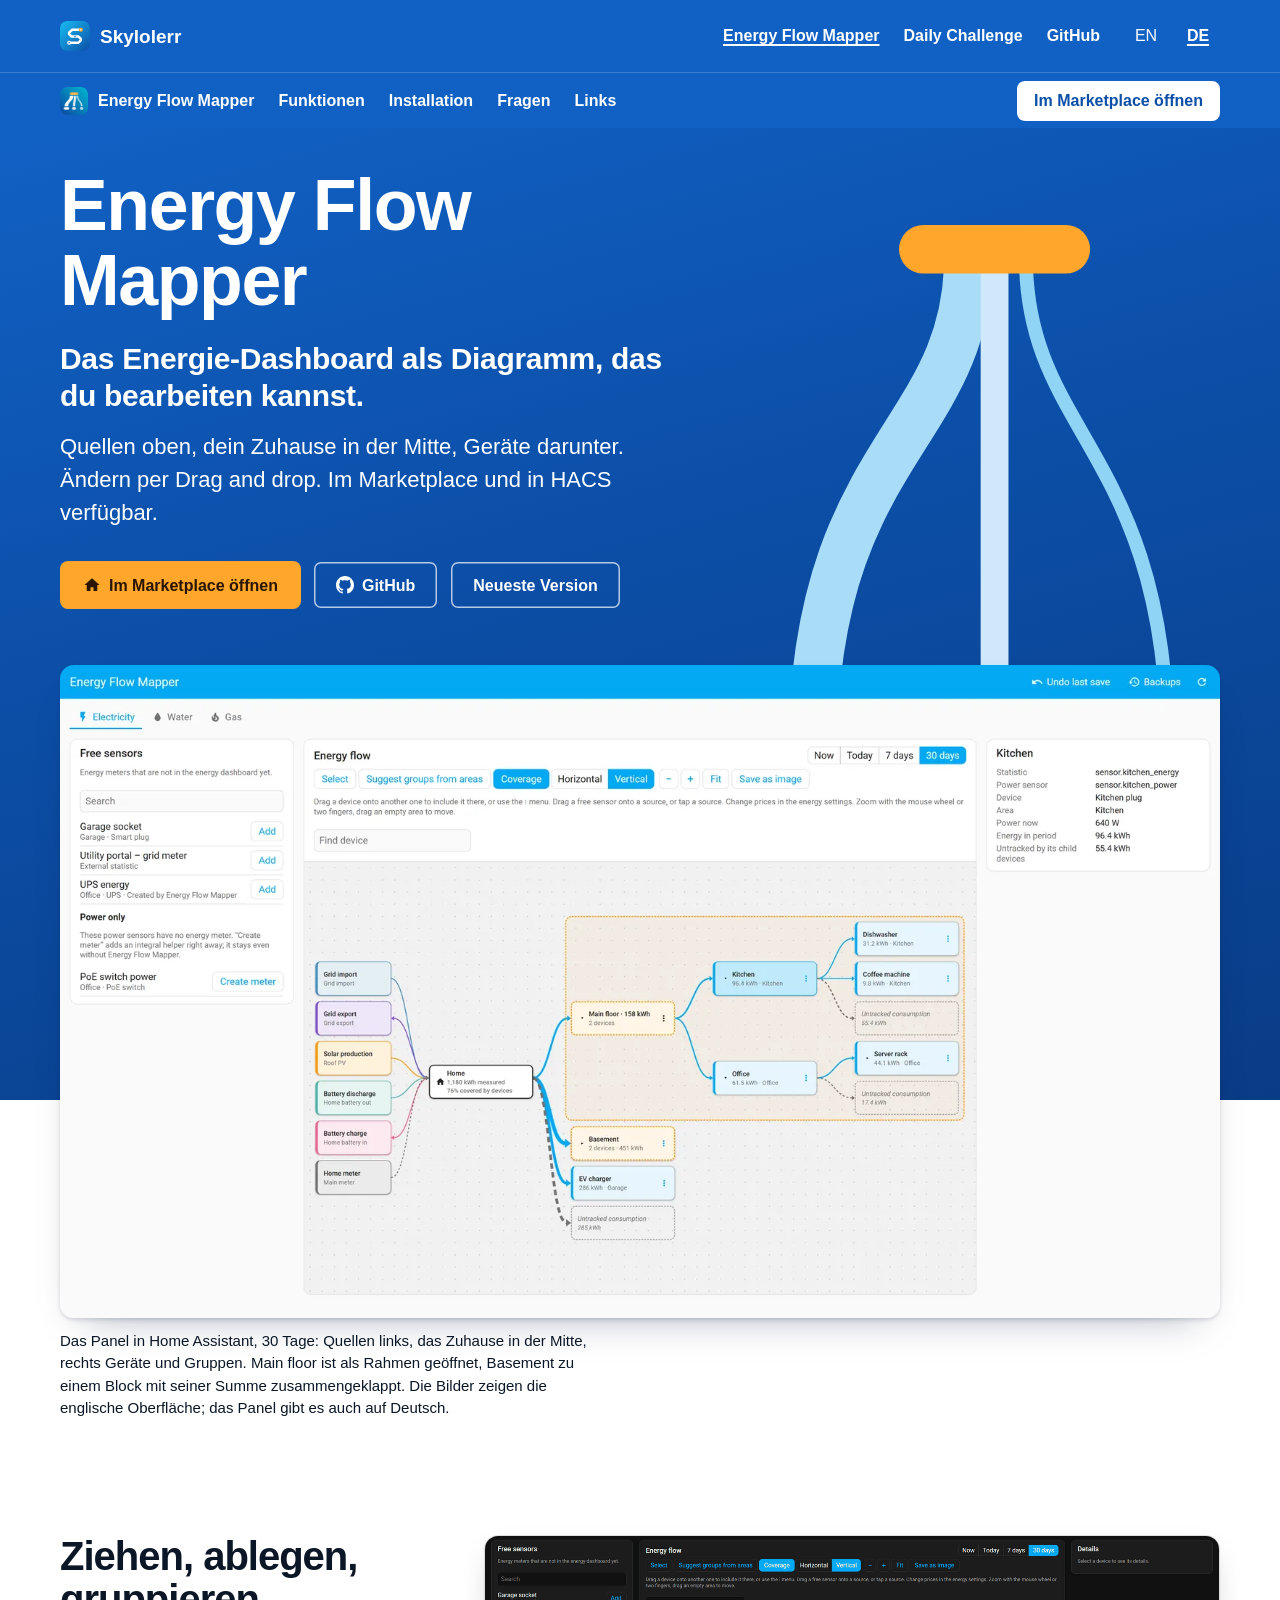
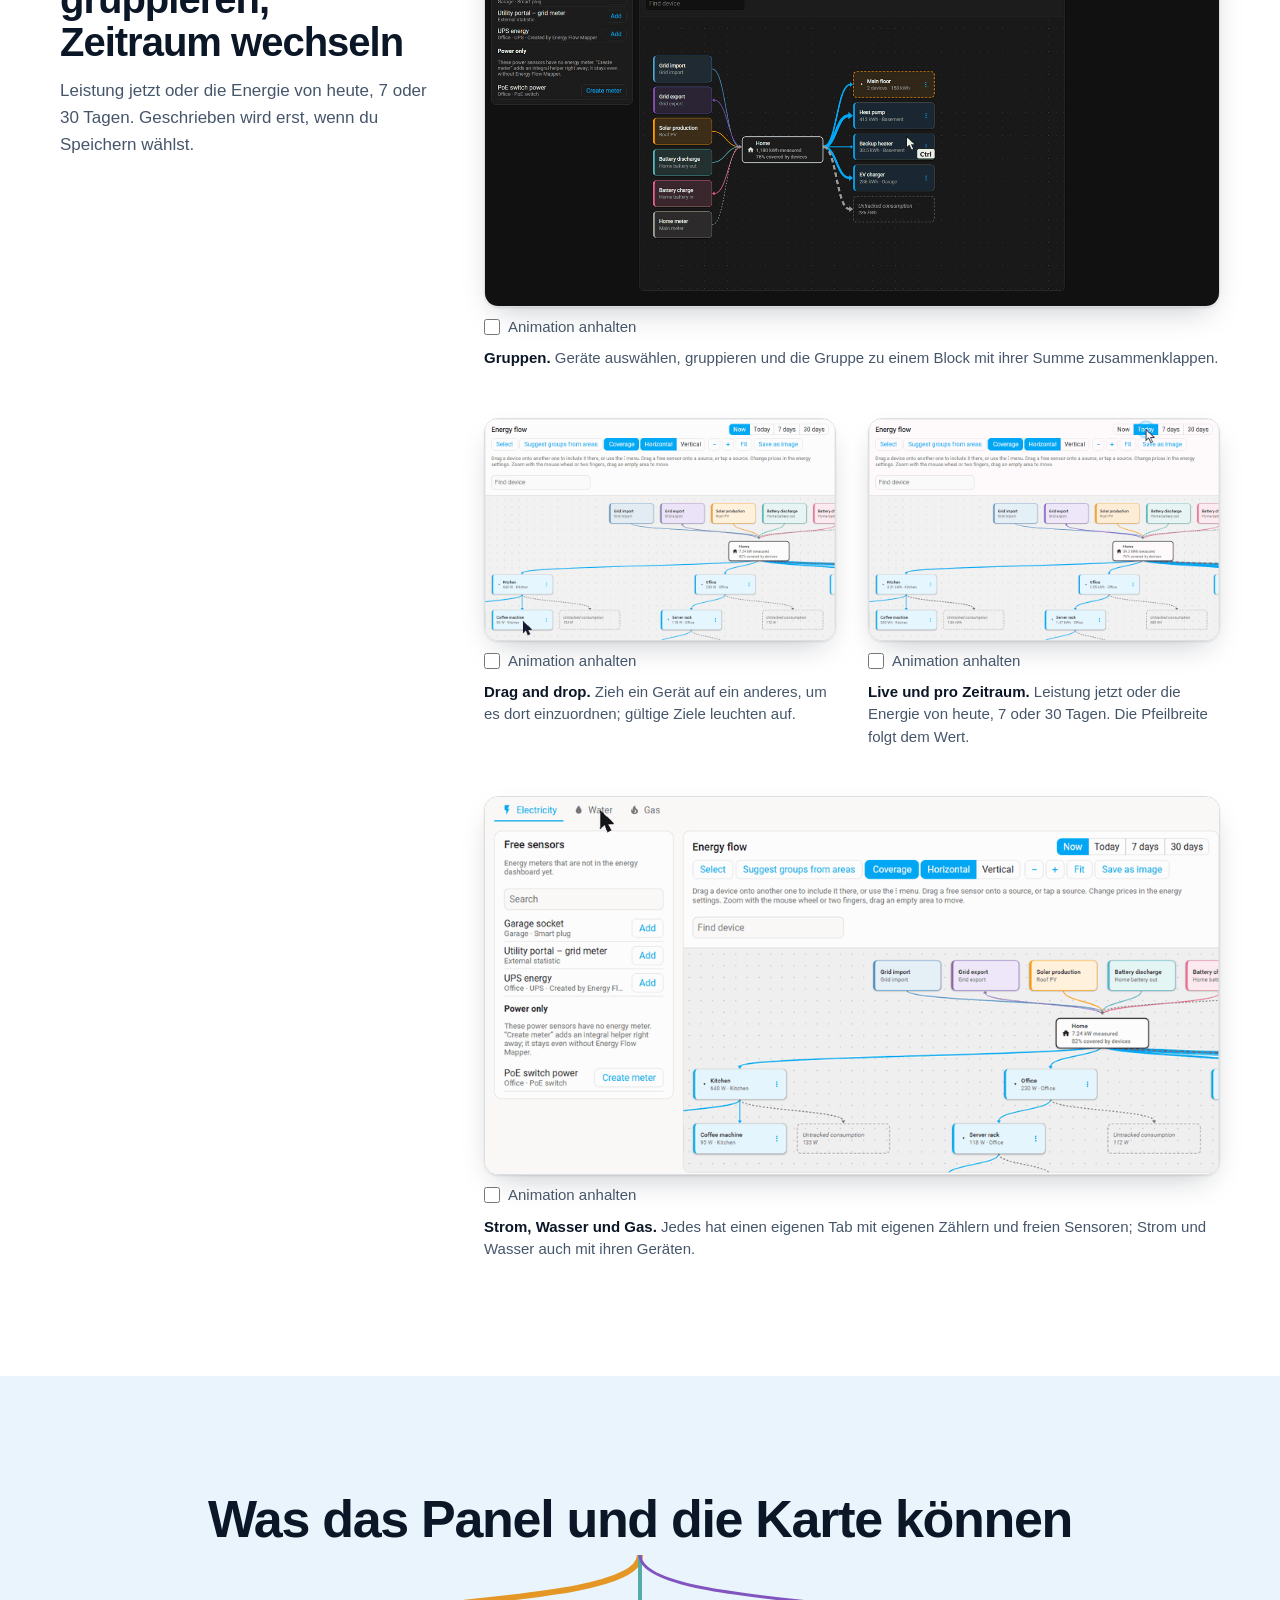
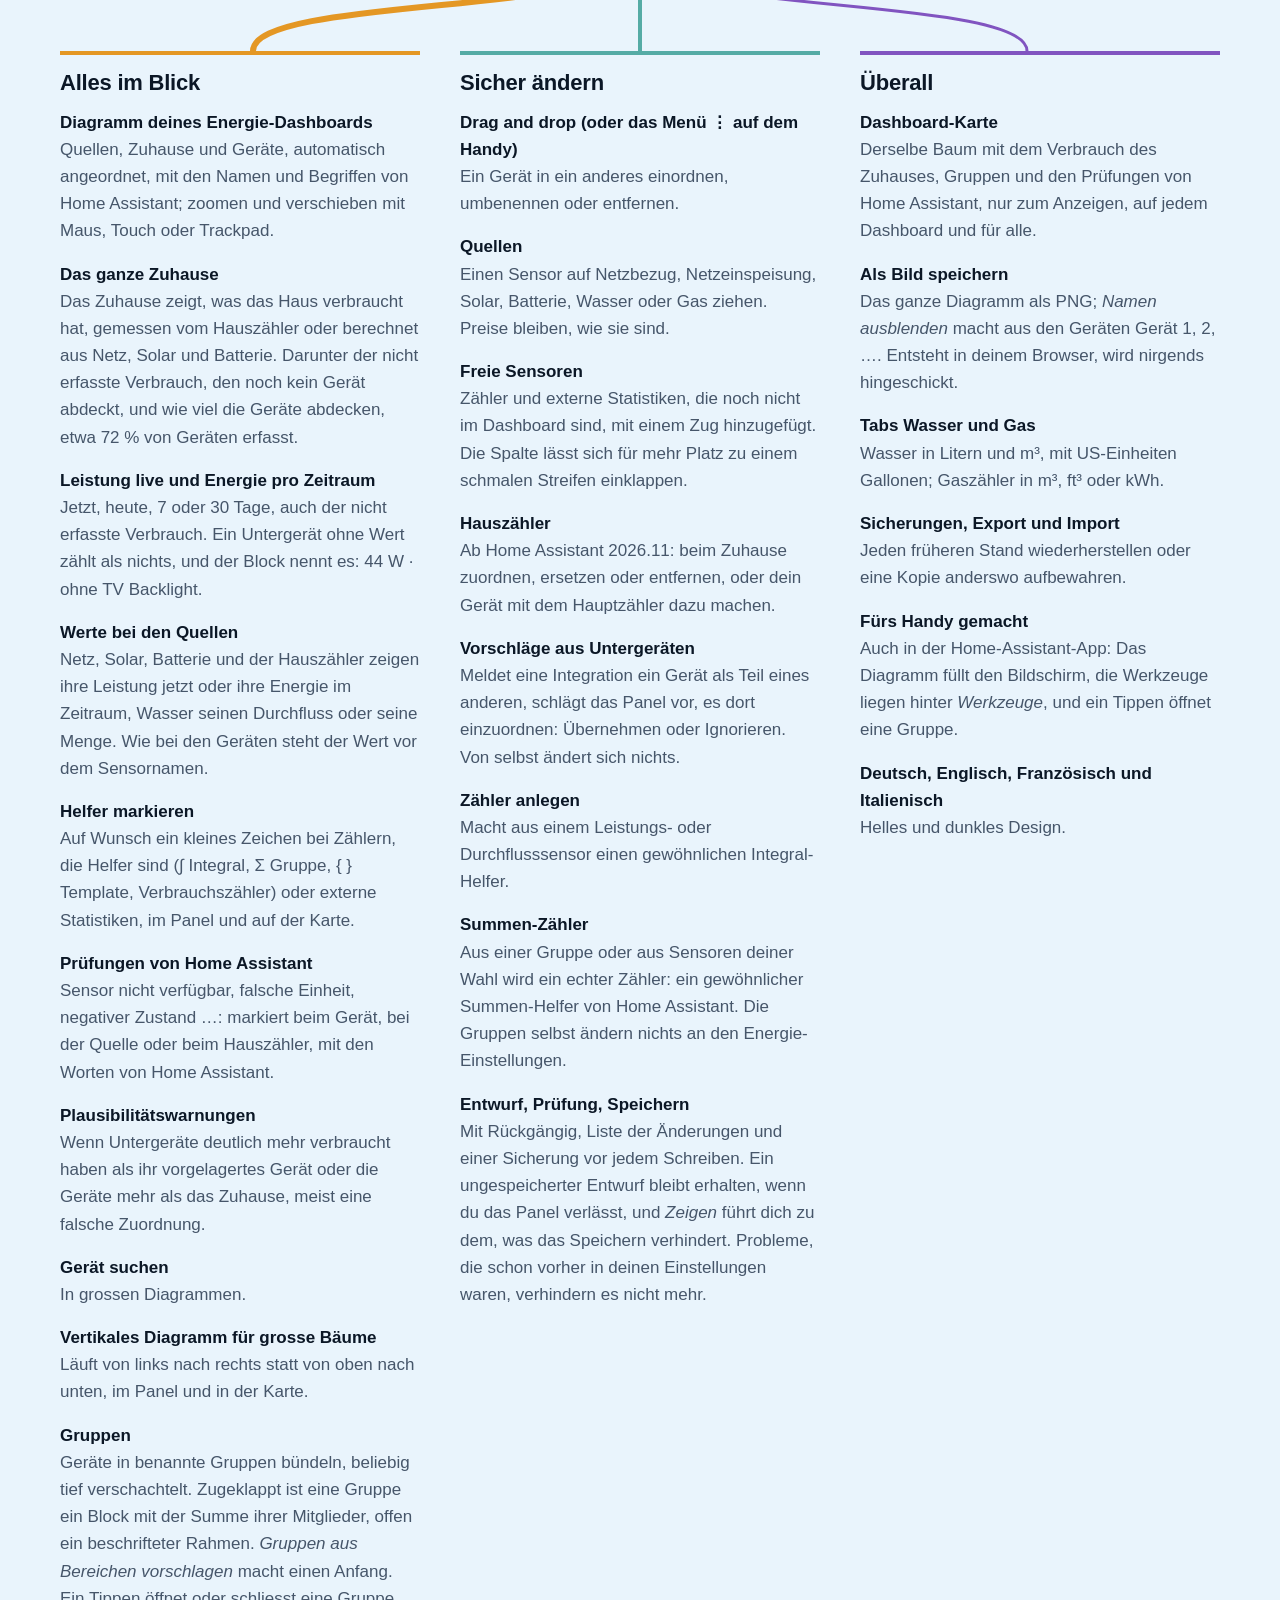
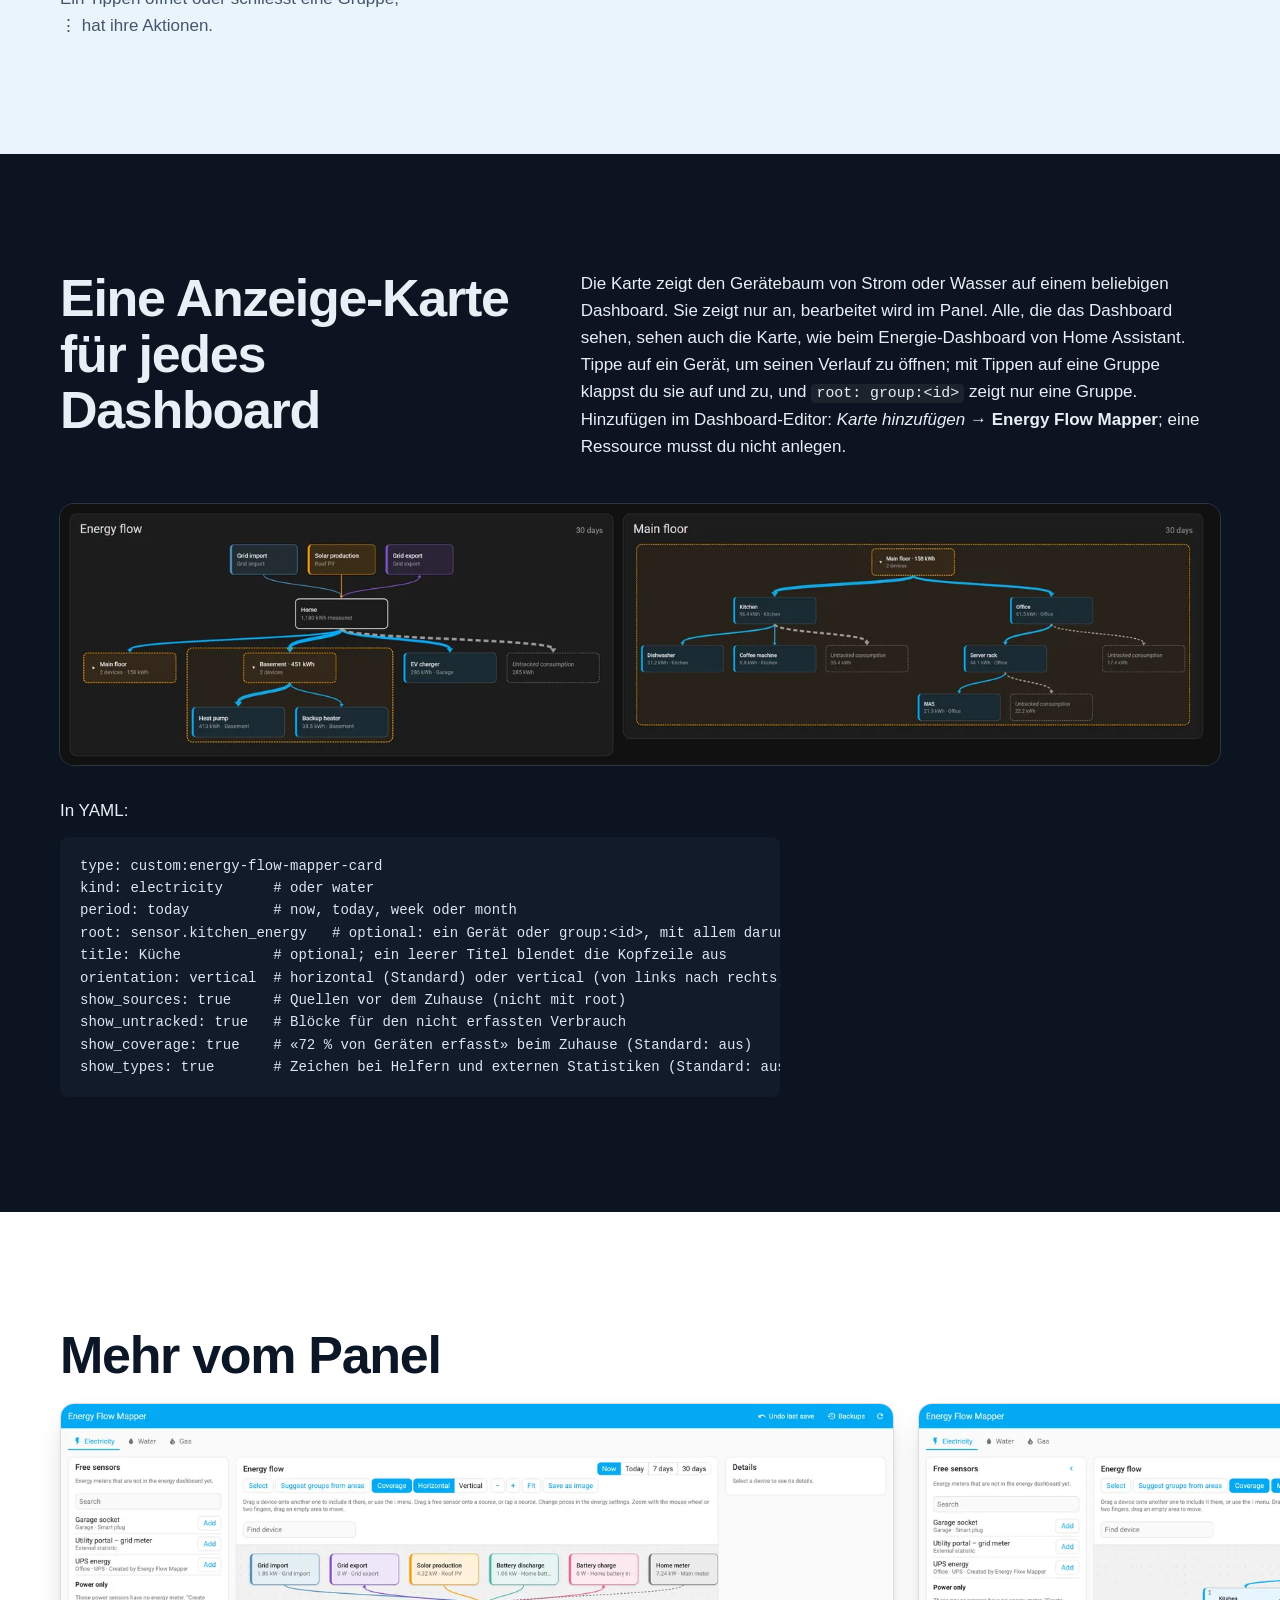
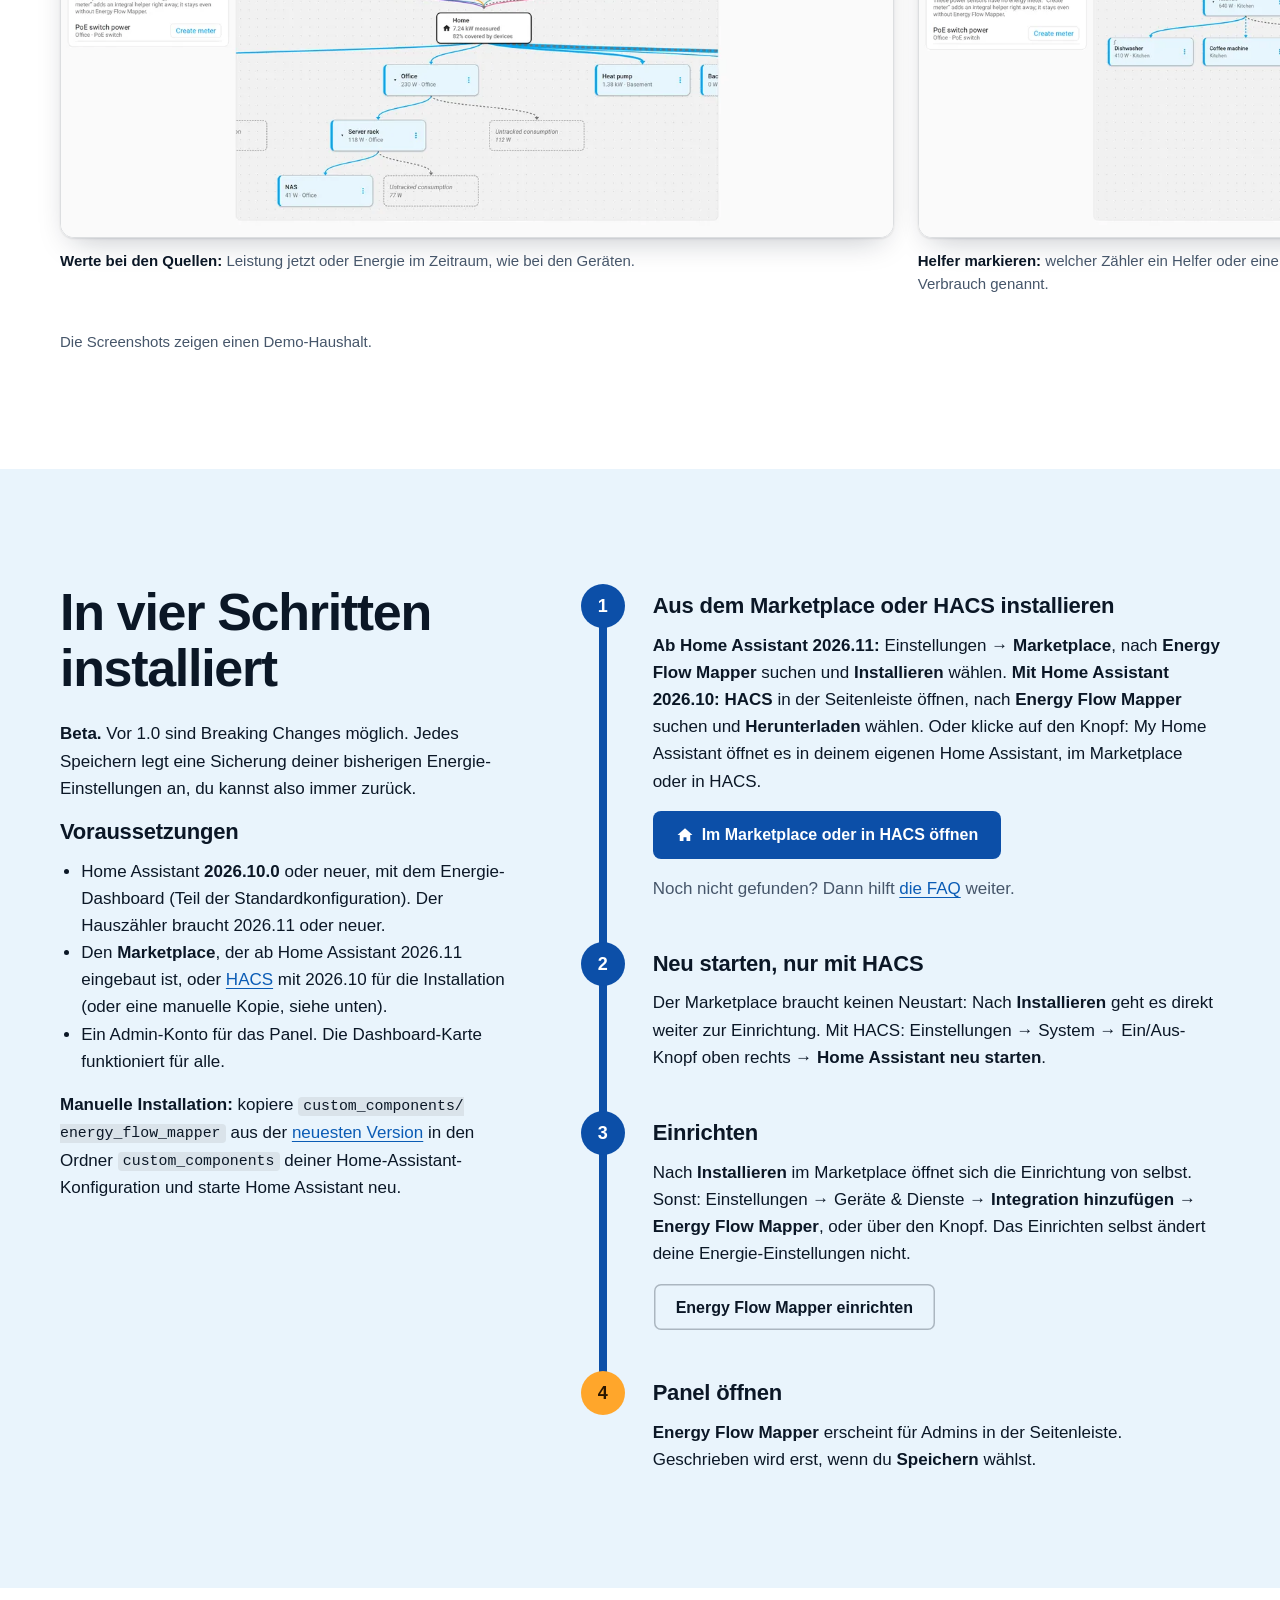
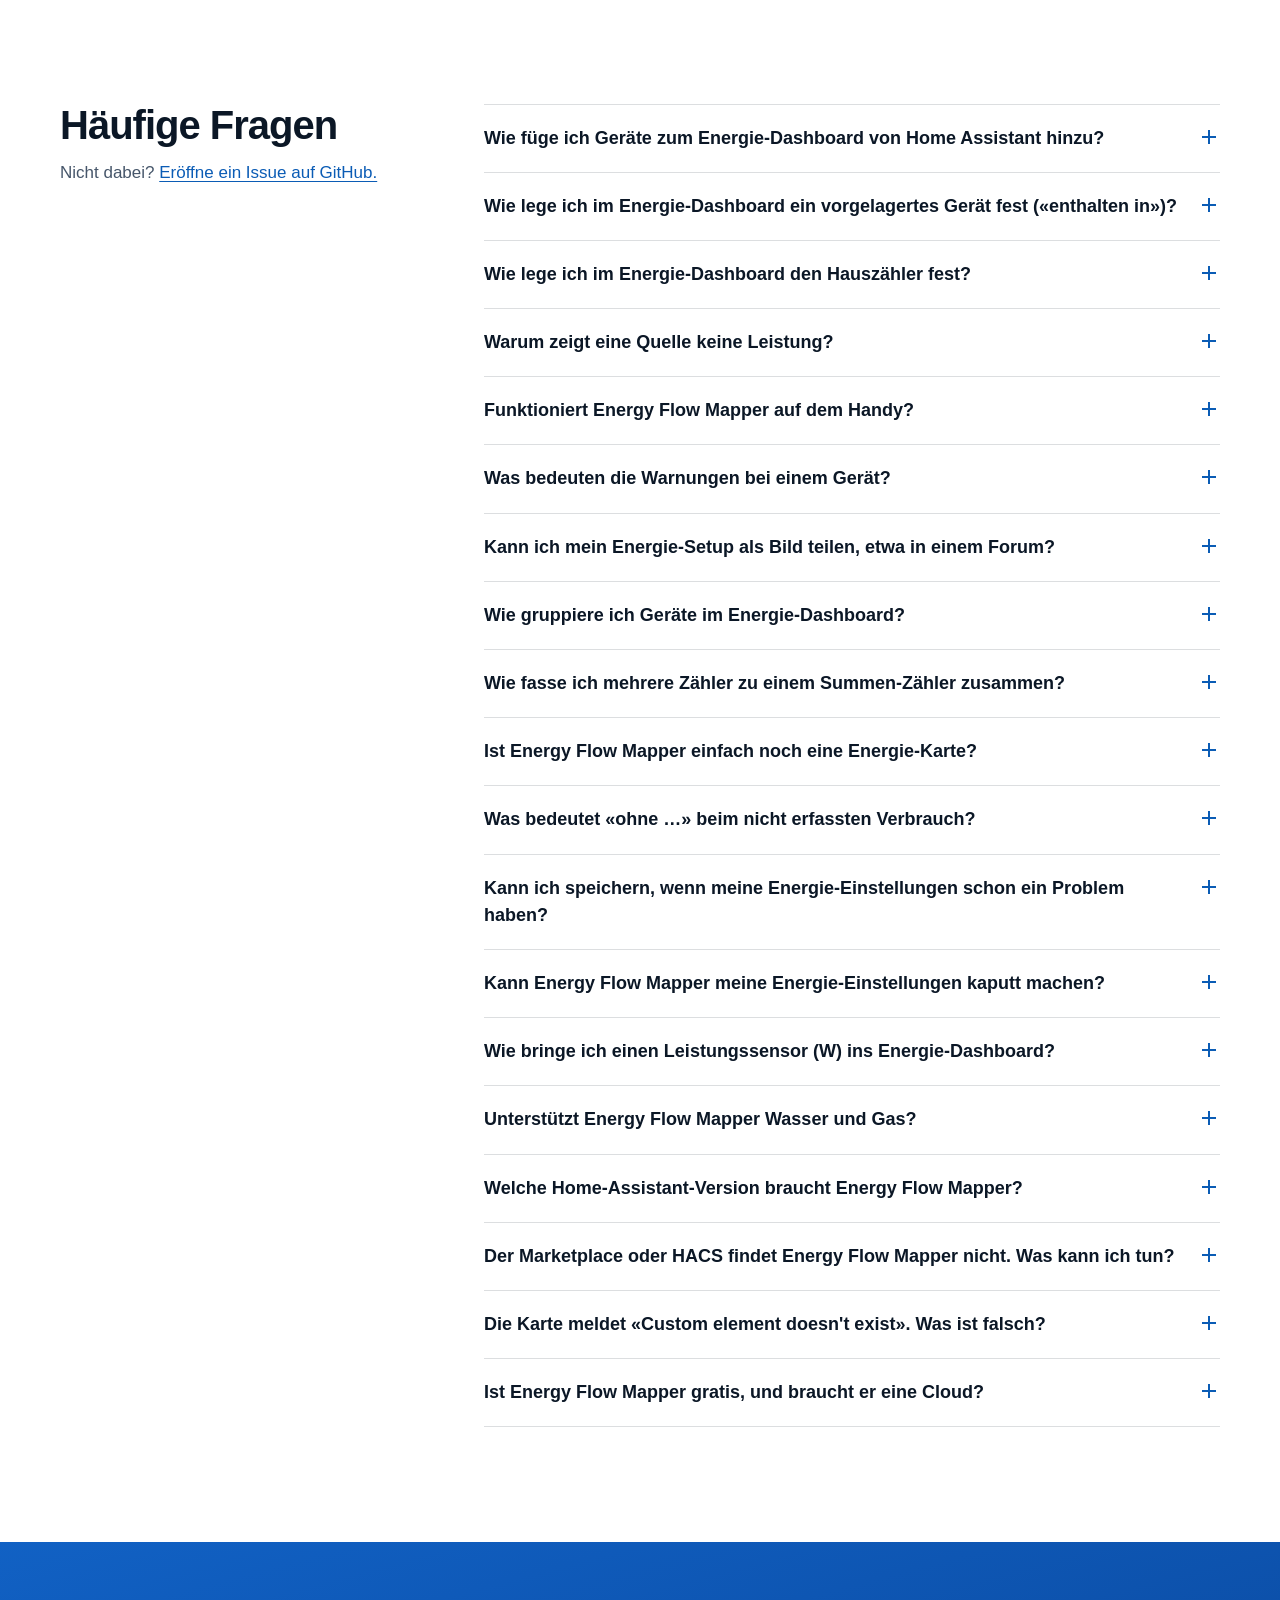
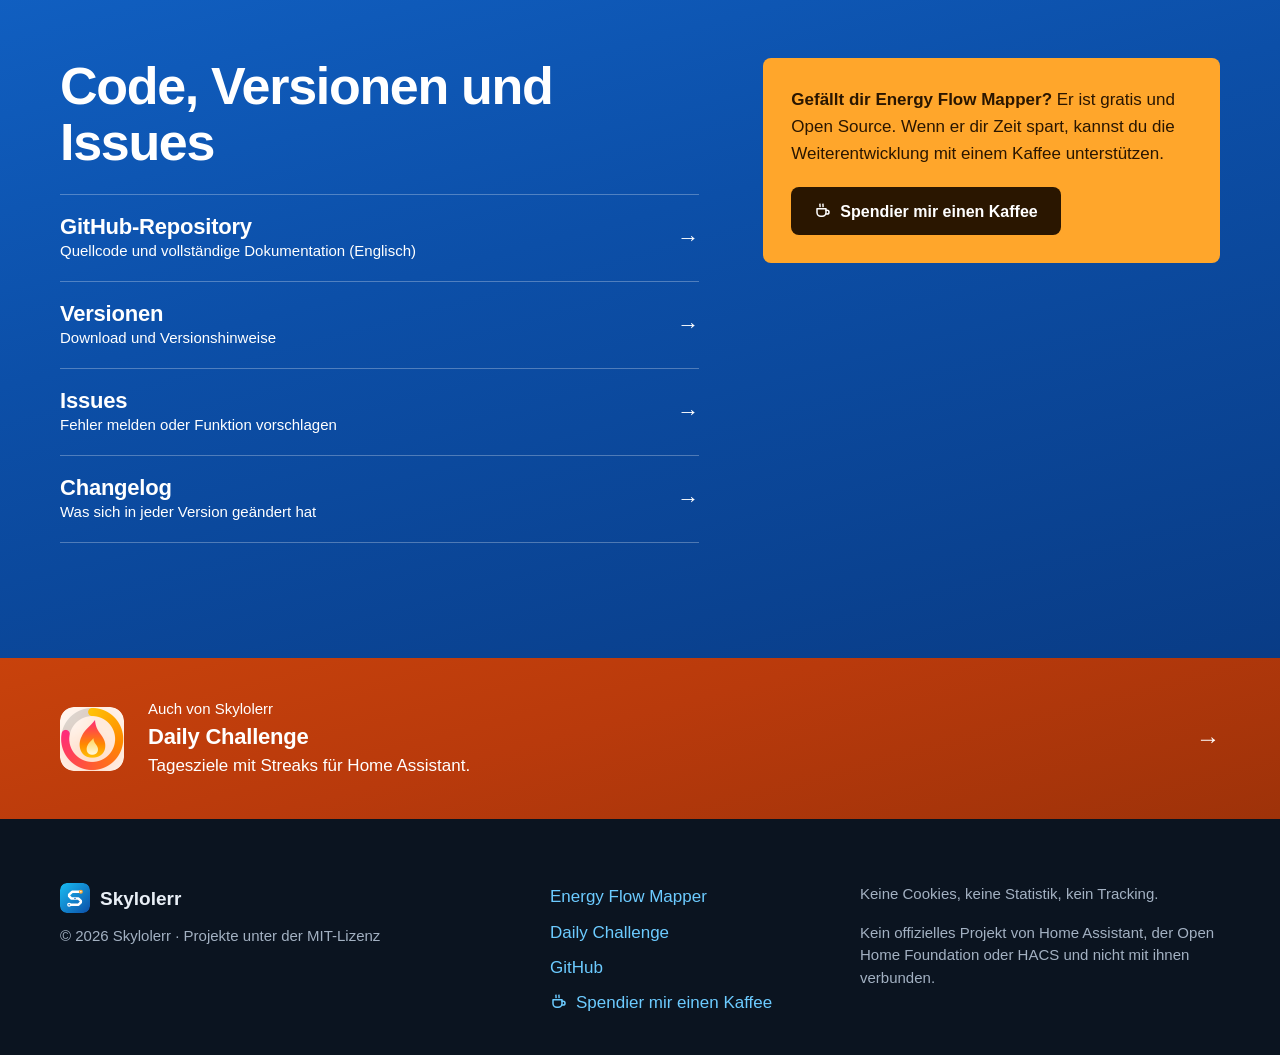
<file: de/energy-flow-mapper/index.html>
<!doctype html>
<html lang="de">
<head>
  <meta charset="utf-8">
  <meta name="viewport" content="width=device-width, initial-scale=1">
  <title>Energy Flow Mapper – Energie-Dashboard visuell bearbeiten</title>
  <meta name="description" content="Das Energie-Dashboard von Home Assistant visuell bearbeiten: Geräte per Drag and drop, Gruppen, Summen-Zähler, Sicherungen. Gratis im Marketplace und in HACS.">
  <link rel="canonical" href="https://skylolerr.com/de/energy-flow-mapper/">
  <link rel="alternate" hreflang="en" href="https://skylolerr.com/energy-flow-mapper/">
  <link rel="alternate" hreflang="de" href="https://skylolerr.com/de/energy-flow-mapper/">
  <link rel="alternate" hreflang="x-default" href="https://skylolerr.com/energy-flow-mapper/">
  <meta name="theme-color" content="#1161C4" media="(prefers-color-scheme: light)">
  <meta name="theme-color" content="#0F4A9B" media="(prefers-color-scheme: dark)">
  <link rel="icon" href="/favicon.svg" type="image/svg+xml">
  <link rel="icon" href="/favicon.ico" sizes="32x32">
  <link rel="apple-touch-icon" href="/apple-touch-icon.png">
  <link rel="stylesheet" href="/assets/css/site.css">
  <meta property="og:type" content="website">
  <meta property="og:site_name" content="Skylolerr">
  <meta property="og:title" content="Energy Flow Mapper – ein visueller Editor für das Energie-Dashboard von Home Assistant">
  <meta property="og:description" content="Netz, Solar, Batterie, Wasser- und Gaszähler, Geräte und Gruppen per Drag and drop zuordnen, mit Werten bei jeder Quelle. Sicherung vor jedem Speichern, eine Dashboard-Karte für alle. Gratis im Marketplace und in HACS.">
  <meta property="og:url" content="https://skylolerr.com/de/energy-flow-mapper/">
  <meta property="og:image" content="https://skylolerr.com/assets/img/og-energy-flow-mapper.png">
  <meta property="og:image:width" content="1200">
  <meta property="og:image:height" content="630">
  <meta property="og:image:alt" content="Energy Flow Mapper – ein visueller Editor für das Energie-Dashboard von Home Assistant">
  <meta property="og:locale" content="de_CH">
  <meta property="og:locale:alternate" content="en_US">
  <meta name="twitter:card" content="summary_large_image">
  <script type="application/ld+json">
  {
    "@context": "https://schema.org",
    "@graph": [
      {
        "@type": "SoftwareApplication",
        "@id": "https://skylolerr.com/de/energy-flow-mapper/#app",
        "name": "Energy Flow Mapper",
        "description": "Ein visueller Drag-and-drop-Editor für das Energie-Dashboard von Home Assistant. Er zeigt Quellen, Zuhause, Geräte und Untergeräte als Diagramm, für Strom, Wasser und Gas, und schreibt Änderungen in die Energie-Einstellungen von Home Assistant, mit einer Sicherung vor jedem Speichern.",
        "url": "https://skylolerr.com/de/energy-flow-mapper/",
        "inLanguage": "de",
        "image": "https://skylolerr.com/assets/img/og-energy-flow-mapper.png",
        "screenshot": "https://skylolerr.com/assets/img/efm/groups-light.webp",
        "applicationCategory": "HomeApplication",
        "applicationSubCategory": "Benutzerdefinierte Home-Assistant-Integration",
        "operatingSystem": "Home Assistant 2026.10.0 oder neuer",
        "softwareRequirements": "Home Assistant 2026.10.0 oder neuer; der Marketplace (ab 2026.11) oder HACS",
        "featureList": [
          "Diagramm des Energie-Dashboards von Home Assistant",
          "Geräte und Untergeräte per Drag and drop zuordnen",
          "Netzbezug, Netzeinspeisung, Solar, Batterie und Wasser zuweisen",
          "Leistung live und Energie pro Zeitraum",
          "Zähler aus Leistungs- und Durchflusssensoren anlegen",
          "Sicherungen, Export und Import der Energie-Einstellungen",
          "Dashboard-Karte zum Anzeigen",
          "Vertikales Diagramm für grosse Bäume",
          "Verbrauch des Zuhauses und nicht erfasster Verbrauch",
          "Hauszähler zuordnen (Home Assistant 2026.11 oder neuer)",
          "Eigene Energie-Prüfungen von Home Assistant direkt beim Gerät",
          "Abdeckung des Zuhauses durch die Geräte",
          "Vorschläge aus den Untergeräten von Home Assistant",
          "Diagramm als PNG-Bild speichern, auf Wunsch ohne Namen",
          "Gruppen von Geräten, zusammenklappbar zu einem Block mit ihrer Summe",
          "Summen-Zähler aus einer Gruppe oder gewählten Sensoren erstellen",
          "Tab Gas mit den Gaszählern",
          "Ungespeicherter Entwurf bleibt beim Verlassen des Panels erhalten",
          "Leistung jetzt und Energie pro Zeitraum bei jeder Quelle",
          "Fürs Handy gemacht: das Diagramm füllt den Bildschirm",
          "Helfer und externe Statistiken markieren (optional)",
          "Freie Sensoren einklappen für mehr Platz"
        ],
        "license": "https://opensource.org/license/mit",
        "isAccessibleForFree": true,
        "offers": { "@type": "Offer", "price": "0", "priceCurrency": "CHF" },
        "author": { "@type": "Person", "name": "Skylolerr", "url": "https://github.com/Skylolerr" },
        "downloadUrl": "https://github.com/Skylolerr/ha-energy-flow-mapper/releases/latest",
        "installUrl": "https://my.home-assistant.io/redirect/hacs_repository/?owner=Skylolerr&repository=ha-energy-flow-mapper&category=integration",
        "sameAs": ["https://github.com/Skylolerr/ha-energy-flow-mapper"]
      },
      {
        "@type": "BreadcrumbList",
        "itemListElement": [
          { "@type": "ListItem", "position": 1, "name": "Skylolerr", "item": "https://skylolerr.com/de/" },
          { "@type": "ListItem", "position": 2, "name": "Energy Flow Mapper", "item": "https://skylolerr.com/de/energy-flow-mapper/" }
        ]
      },
      {
        "@type": "FAQPage",
        "mainEntity": [
          {
            "@type": "Question",
            "name": "Wie füge ich Geräte zum Energie-Dashboard von Home Assistant hinzu?",
            "acceptedAnswer": { "@type": "Answer", "text": "Öffne Energy Flow Mapper in der Seitenleiste und ziehe einen Energiesensor aus «Freie Sensoren» ins Diagramm, oder nimm «Hinzufügen». «Freie Sensoren» listet alle Energiezähler und externen Statistiken, die noch nicht im Energie-Dashboard sind. Geschrieben wird erst, wenn du «Speichern» wählst, und vorher siehst du die Liste der Änderungen." }
          },
          {
            "@type": "Question",
            "name": "Wie lege ich im Energie-Dashboard ein vorgelagertes Gerät fest («enthalten in»)?",
            "acceptedAnswer": { "@type": "Answer", "text": "Home Assistant kann den Verbrauch eines Geräts als Teil eines anderen behandeln, zum Beispiel eine Kaffeemaschine hinter einem Unterzähler der Küche. In Energy Flow Mapper ziehst du die Kaffeemaschine auf den Block der Küche; gültige Ziele leuchten auf. Auf dem Handy nimmst du das Menü ⋮ und «Verschieben nach …». Das Diagramm zeigt dann den nicht erfassten Verbrauch der Küche: was ihre Untergeräte nicht abdecken." }
          },
          {
            "@type": "Question",
            "name": "Wie lege ich im Energie-Dashboard den Hauszähler fest?",
            "acceptedAnswer": { "@type": "Answer", "text": "Home Assistant 2026.11 kennt einen Hauszähler für das ganze Zuhause. In Energy Flow Mapper ziehst du einen freien Sensor auf «+ Hauszähler» beim Zuhause, oder du tippst auf «+ Hauszähler» und wählst einen aus. Ist eines deiner Geräte schon dein Hauptzähler, ziehst du es auf «+ Hauszähler» oder wählst im Menü ⋮ «Als Hauszähler verwenden»: Seine Untergeräte rücken eine Ebene nach oben, und sein Name bleibt. Das Zuhause zeigt dann, was das Haus verbraucht hat, und «Nicht erfasster Verbrauch» darunter zeigt, was noch kein Gerät abdeckt. Mit Home Assistant 2026.10 berechnet das Zuhause den Verbrauch eines Zeitraums stattdessen aus Netz, Solar und Batterie. Ein Zähler, dessen Daten Stunden hinterherhinken, zum Beispiel aus einem Portal des Energieversorgers, gibt keinen Wert für das Zuhause statt eines irreführenden." }
          },
          {
            "@type": "Question",
            "name": "Warum zeigt eine Quelle keine Leistung?",
            "acceptedAnswer": { "@type": "Answer", "text": "Die Leistung jetzt kommt vom Leistungssensor, den die Energie-Einstellungen von Home Assistant für diese Quelle haben. Hat eine Netz-, Solar- oder Batteriequelle dort keinen, zeigt sie jetzt keinen Wert; das ist kein Fehler. Trag den Leistungssensor in den Energie-Einstellungen von Home Assistant ein, dann erscheint der Wert. Heute, 7 Tage und 30 Tage zeigen die Energie trotzdem." }
          },
          {
            "@type": "Question",
            "name": "Funktioniert Energy Flow Mapper auf dem Handy?",
            "acceptedAnswer": { "@type": "Answer", "text": "Ja, auch in der Home-Assistant-App. Auf dem Handy füllt das Diagramm den Bildschirm unter den Tabs und der Suche; die Werkzeuge liegen hinter «Werkzeuge», die Hilfe hinter «?». Ein Tippen öffnet eine Gruppe, ihre Aktionen liegen hinter ⋮, und die Leiste unten bleibt über den Navigationsknöpfen von Android. Die Dashboard-Karte funktioniert auf dem Handy ebenfalls." }
          },
          {
            "@type": "Question",
            "name": "Was bedeuten die Warnungen bei einem Gerät?",
            "acceptedAnswer": { "@type": "Answer", "text": "Es gibt zwei Arten. Die eigenen Energie-Prüfungen von Home Assistant, etwa Sensor nicht verfügbar, Entität entfernt, falsche Einheit oder Zustandsklasse, negativer Zustand oder vom Recorder ausgeschlossen, werden beim Gerät, bei der Quelle oder beim Hauszähler markiert, mit den Worten von Home Assistant, auch auf der Dashboard-Karte. Dazu kommen die Plausibilitätswarnungen von Energy Flow Mapper, wenn Untergeräte deutlich mehr verbraucht haben als ihr vorgelagertes Gerät oder die Geräte mehr als das Zuhause; meist ist dann etwas falsch zugeordnet." }
          },
          {
            "@type": "Question",
            "name": "Kann ich mein Energie-Setup als Bild teilen, etwa in einem Forum?",
            "acceptedAnswer": { "@type": "Answer", "text": "Ja. «Als Bild speichern» im Panel speichert das ganze Diagramm des Tabs als PNG, mit Zeitraum und Datum. Mit «Namen ausblenden» heissen die Geräte Gerät 1, 2, …, und Bereiche und Sensornamen fehlen. Das Bild entsteht in deinem Browser und wird nirgends hingeschickt." }
          },
          {
            "@type": "Question",
            "name": "Wie gruppiere ich Geräte im Energie-Dashboard?",
            "acceptedAnswer": { "@type": "Answer", "text": "Wähle die Geräte mit Strg oder Cmd und einem Klick aus (auf dem Handy: «Auswählen», dann antippen), wähle «Gruppieren» und gib einen Namen ein. Zugeklappt ist eine Gruppe ein Block mit der Summe ihrer Mitglieder, offen ein beschrifteter Rahmen. Ein Tippen öffnet oder schliesst eine Gruppe, ihre Aktionen (umbenennen, auflösen, Summen-Zähler) liegen hinter ⋮. Gruppen lassen sich verschachteln, alles in einer Gruppe hat dasselbe vorgelagerte Gerät, und «Gruppen aus Bereichen vorschlagen» macht einen Anfang. Gruppen gibt es nur in Energy Flow Mapper: Sie ändern nichts an den Energie-Einstellungen von Home Assistant und sind im Entwurf, in den Sicherungen und im Export enthalten." }
          },
          {
            "@type": "Question",
            "name": "Wie fasse ich mehrere Zähler zu einem Summen-Zähler zusammen?",
            "acceptedAnswer": { "@type": "Answer", "text": "Wähle im Menü ⋮ einer Gruppe «Summen-Zähler erstellen», oder wähle im Menü ⋮ eines Geräts die Sensoren frei. Energy Flow Mapper legt einen gewöhnlichen Summen-Helfer von Home Assistant an, der nicht-numerische Werte nicht ignoriert: Ist ein Mitglied kurz nicht verfügbar, ist die Summe nicht verfügbar, statt einzubrechen. Hat jedes Gerät in der Summe einen Leistungs- oder Durchflusssensor, entsteht auch eine Leistungs- oder Durchflusssumme. Das hilft auch bei einer Unterverteilung mit eigener Solaranlage: Zählt ihr Zähler in beide Richtungen, ist der Bruttozähler Unterverteilung plus Solar; zählt er nur, was sie bezieht (wie viele Shelly-Zähler), ist der Bruttowert Bezug minus Rücklieferung plus Solar, und dafür braucht es einen Template-Helfer." }
          },
          {
            "@type": "Question",
            "name": "Ist Energy Flow Mapper einfach noch eine Energie-Karte?",
            "acceptedAnswer": { "@type": "Answer", "text": "Nein. Energie-Karten und Sankey-Diagramme zeigen das Energie-Dashboard an; Energy Flow Mapper bearbeitet es. Er ändert die Energie-Einstellungen von Home Assistant selbst, die dann das Energie-Dashboard und jede Energie-Karte verwenden. Dazu kommt eine eigene Dashboard-Karte, die nur anzeigt." }
          },
          {
            "@type": "Question",
            "name": "Was bedeutet «ohne …» beim nicht erfassten Verbrauch?",
            "acceptedAnswer": { "@type": "Answer", "text": "Ein Gerät darunter hat gerade keinen Wert, zum Beispiel eine Steckdose, die nicht verfügbar ist. Sein Anteil zählt dann als nicht erfasster Verbrauch, und der Block nennt es: 44 W · ohne TV Backlight, oder ohne 2 Geräte mit den Namen im Tooltip. Dasselbe steht in den Details, auf der Dashboard-Karte, unter dem Zuhause und in «Als Bild speichern»; mit ausgeblendeten Namen fällt der Hinweis weg." }
          },
          {
            "@type": "Question",
            "name": "Kann ich speichern, wenn meine Energie-Einstellungen schon ein Problem haben?",
            "acceptedAnswer": { "@type": "Answer", "text": "Ja. Probleme, die schon vorher in deinen Energie-Einstellungen waren, etwa ein Zähler, der zugleich Quelle und Gerät ist, bleiben, wie sie sind, und die Prüfung vor dem Speichern listet sie separat auf. Nur Probleme, die deine Änderungen hinzufügen, verhindern das Speichern, und ein Problem, das schlimmer wird, zählt als neu. Dasselbe gilt für Import und Wiederherstellen." }
          },
          {
            "@type": "Question",
            "name": "Kann Energy Flow Mapper meine Energie-Einstellungen kaputt machen?",
            "acceptedAnswer": { "@type": "Answer", "text": "Vor jedem Speichern, Wiederherstellen und Importieren wird zuerst eine Sicherung der bisherigen Einstellungen angelegt, standardmässig 20, bis zu 100. «Letztes Speichern rückgängig machen» oder «Sicherungen», «Wiederherstellen» holt sie zurück, und du kannst die Einstellungen als JSON-Datei exportieren. Vor dem Speichern wird der Entwurf auf Schleifen, fehlende vorgelagerte Geräte, Duplikate und doppelt verwendete Sensoren geprüft, und auch die Prüfungen von Home Assistant laufen. Probleme, die schon vorher in deinen Einstellungen waren, werden separat aufgelistet und verhindern das Speichern nicht; das tun nur Probleme, die eine Änderung hinzufügt. Preise und andere Felder, die Energy Flow Mapper nicht bearbeitet, bleiben, wie sie sind." }
          },
          {
            "@type": "Question",
            "name": "Wie bringe ich einen Leistungssensor (W) ins Energie-Dashboard?",
            "acceptedAnswer": { "@type": "Answer", "text": "Das Energie-Dashboard braucht Energie in kWh, keine Leistung in W. Für einen Leistungssensor ohne Zähler wählst du «Nur Leistung» und dann «Zähler anlegen»: Energy Flow Mapper legt einen gewöhnlichen Integral-Helfer an, der die Energie aufsummiert, und setzt ihn ins Diagramm. Der Helfer funktioniert auch ohne Energy Flow Mapper weiter. Durchflusssensoren wie L/min gehen im Tab Wasser genauso." }
          },
          {
            "@type": "Question",
            "name": "Unterstützt Energy Flow Mapper Wasser und Gas?",
            "acceptedAnswer": { "@type": "Answer", "text": "Ja. Der Tab Wasser hat eigene Geräte, Zähler und freie Sensoren, in Litern und m³, mit US-Einheiten in Gallonen. Gas hat einen eigenen Tab mit deinen Gaszählern, in m³ (mit US-Einheiten ft³) oder kWh: zuordnen, ersetzen und entfernen, der Preis eines ersetzten Zählers bleibt. Home Assistant kennt keine Gasgeräte, also gibt es darunter nichts anzuordnen." }
          },
          {
            "@type": "Question",
            "name": "Welche Home-Assistant-Version braucht Energy Flow Mapper?",
            "acceptedAnswer": { "@type": "Answer", "text": "Home Assistant 2026.10.0 oder neuer; der Hauszähler braucht 2026.11 oder neuer. Das Panel ist für Admins; die Dashboard-Karte funktioniert für alle, die das Dashboard sehen." }
          },
          {
            "@type": "Question",
            "name": "Der Marketplace oder HACS findet Energy Flow Mapper nicht. Was kann ich tun?",
            "acceptedAnswer": { "@type": "Answer", "text": "Energy Flow Mapper ist im Standardkatalog. Ab Home Assistant 2026.11 öffnest du Einstellungen → Marketplace und suchst danach; mit 2026.10 suchst du in HACS. Direkt nach einer Veröffentlichung kann es ein paar Stunden dauern, bis es erscheint; der Knopf «Im Marketplace öffnen» auf dieser Seite funktioniert auch. Erscheint es dann immer noch nicht, füge das Repository von Hand hinzu: im Marketplace mit «Über Link hinzufügen» (dafür braucht es eine Anmeldung bei GitHub), in HACS über das Menü ⋮ und «Benutzerdefinierte Repositories» mit dem Typ Integration. Gib https://github.com/Skylolerr/ha-energy-flow-mapper ein und installiere es; mit HACS startest du Home Assistant danach neu." }
          },
          {
            "@type": "Question",
            "name": "Die Karte meldet «Custom element doesn't exist». Was ist falsch?",
            "acceptedAnswer": { "@type": "Answer", "text": "Lade die Seite neu. Direkt nach dem Installieren oder Aktualisieren hat der Browser noch die alte Home-Assistant-Seite im Cache, und der Lader der Karte ist Teil dieser Seite." }
          },
          {
            "@type": "Question",
            "name": "Ist Energy Flow Mapper gratis, und braucht er eine Cloud?",
            "acceptedAnswer": { "@type": "Answer", "text": "Energy Flow Mapper ist gratis und Open Source unter der MIT-Lizenz. Es gibt kein Konto und keinen Cloud-Dienst; alles läuft in deinem Home Assistant." }
          }
        ]
      }
    ]
  }
  </script>
</head>
<body data-project="efm">
  <a class="skip-link" href="#main">Zum Inhalt springen</a>
  <header class="site-header">
    <div class="wrap">
      <a class="brand" href="/de/"><img src="/favicon.svg" alt="" width="30" height="30">Skylolerr</a>
      <nav class="site-nav" aria-label="Hauptmenü">
        <a class="nav-wide" href="/de/energy-flow-mapper/" aria-current="page">Energy Flow Mapper</a>
        <a class="nav-wide" href="/de/daily-challenge/">Daily Challenge</a>
        <a href="https://github.com/Skylolerr">GitHub</a>
        <span class="lang"><a href="/energy-flow-mapper/" hreflang="en" lang="en" aria-label="English">EN</a><a href="/de/energy-flow-mapper/" hreflang="de" lang="de" aria-current="true" aria-label="Deutsch">DE</a></span>
      </nav>
    </div>
  </header>

  <main id="main">
    <div class="product-bar">
      <div class="wrap">
        <span class="product-name"><img src="/assets/img/efm/icon.png" alt="" width="28" height="28">Energy Flow Mapper</span>
        <nav class="bar-nav" aria-label="Auf dieser Seite">
          <a href="#features">Funktionen</a>
          <a href="#install">Installation</a>
          <a href="#faq">Fragen</a>
          <a href="#links">Links</a>
        </nav>
        <a class="btn btn-white btn-small" href="https://my.home-assistant.io/redirect/hacs_repository/?owner=Skylolerr&amp;repository=ha-energy-flow-mapper&amp;category=integration">Im Marketplace öffnen</a>
      </div>
    </div>

    <section class="hero">
      <div class="wrap">
        <div class="hero-copy">
          <nav class="breadcrumb" aria-label="Brotkrümelnavigation">
            <ol><li><a href="/de/">Skylolerr</a></li><li aria-current="page">Energy Flow Mapper</li></ol>
          </nav>
          <h1>Energy Flow Mapper</h1>
          <p class="deck">Das Energie-Dashboard als Diagramm, das du bearbeiten kannst.</p>
          <p class="lead">Quellen oben, dein Zuhause in der Mitte, Geräte darunter. Ändern per Drag and drop. Im Marketplace und in HACS verfügbar.</p>
          <div class="actions">
            <a class="btn btn-node" href="https://my.home-assistant.io/redirect/hacs_repository/?owner=Skylolerr&amp;repository=ha-energy-flow-mapper&amp;category=integration"><svg viewBox="0 0 24 24" aria-hidden="true" fill="currentColor"><path d="M12 3 2 12h3v8h5v-5h4v5h5v-8h3L12 3Z"/></svg>Im Marketplace öffnen</a>
            <a class="btn btn-ghost" href="https://github.com/Skylolerr/ha-energy-flow-mapper"><svg viewBox="0 0 16 16" aria-hidden="true" fill="currentColor"><path d="M8 0c4.42 0 8 3.58 8 8a8.013 8.013 0 0 1-5.45 7.59c-.4.08-.55-.17-.55-.38 0-.27.01-1.13.01-2.2 0-.75-.25-1.23-.54-1.48 1.78-.2 3.65-.88 3.65-3.95 0-.88-.31-1.59-.82-2.15.08-.2.36-1.02-.08-2.12 0 0-.67-.22-2.2.82-.64-.18-1.32-.27-2-.27-.68 0-1.36.09-2 .27-1.53-1.03-2.2-.82-2.2-.82-.44 1.1-.16 1.92-.08 2.12-.51.56-.82 1.28-.82 2.15 0 3.06 1.86 3.75 3.64 3.95-.23.2-.44.55-.51 1.07-.46.21-1.61.55-2.33-.66-.15-.24-.6-.83-1.23-.82-.67.01-.27.38.01.53.34.19.73.9.82 1.13.16.45.68 1.31 2.69.94 0 .67.01 1.3.01 1.49 0 .21-.15.45-.55.38A7.995 7.995 0 0 1 0 8c0-4.42 3.58-8 8-8Z"/></svg>GitHub</a>
            <a class="btn btn-ghost" href="https://github.com/Skylolerr/ha-energy-flow-mapper/releases/latest">Neueste Version</a>
          </div>
        </div>
      </div>
      <div class="hero-art">
        <svg class="ribbons" viewBox="0 0 560 900" aria-hidden="true">
          <g fill="none">
            <path pathLength="100" d="M270 120 C270 330 90 340 90 700 V900" stroke="#A9DDF7" stroke-width="56"/>
            <path pathLength="100" d="M300 120 C300 360 300 420 300 900" stroke="#CFE9FB" stroke-width="32"/>
            <path pathLength="100" d="M336 120 C336 330 500 340 500 700 V900" stroke="#8FD3F5" stroke-width="16"/>
          </g>
          <rect x="190" y="84" width="220" height="56" rx="28" fill="#FFA62B"/>
        </svg>
        <svg class="ribbons-sm" viewBox="0 0 343 160" aria-hidden="true">
          <g fill="none">
            <path d="M160 30 C160 90 60 90 60 160" stroke="#A9DDF7" stroke-width="36"/>
            <path d="M172 30 V160" stroke="#CFE9FB" stroke-width="22"/>
            <path d="M186 30 C186 90 290 90 290 160" stroke="#8FD3F5" stroke-width="12"/>
          </g>
          <rect x="112" y="8" width="120" height="32" rx="16" fill="#FFA62B"/>
        </svg>
      </div>
      <div class="wrap">
        <figure class="overhang">
          <picture>
            <source media="(max-width: 1099px) and (prefers-color-scheme: dark)" srcset="/assets/img/efm/flow-dark.webp" width="922" height="582">
            <source media="(max-width: 1099px)" srcset="/assets/img/efm/flow-light.webp" width="922" height="582">
            <source media="(prefers-color-scheme: dark)" srcset="/assets/img/efm/groups-dark-800.webp 800w, /assets/img/efm/groups-dark.webp 1600w" sizes="(min-width: 1240px) 1160px, 100vw">
            <img src="/assets/img/efm/groups-light.webp" srcset="/assets/img/efm/groups-light-800.webp 800w, /assets/img/efm/groups-light.webp 1600w" sizes="(min-width: 1240px) 1160px, 100vw" alt="Das Panel von Energy Flow Mapper: Quellen links, das Zuhause in der Mitte, die Gruppe Main floor als Rahmen um Kitchen und Office und die Gruppe Basement zu einem Block zusammengeklappt" width="1600" height="900" fetchpriority="high">
          </picture>
          <figcaption>Das Panel in Home Assistant, 30 Tage: Quellen links, das Zuhause in der Mitte, rechts Geräte und Gruppen. Main floor ist als Rahmen geöffnet, Basement zu einem Block mit seiner Summe zusammengeklappt. Die Bilder zeigen die englische Oberfläche; das Panel gibt es auch auf Deutsch.</figcaption>
        </figure>
      </div>
    </section>

    <section class="section after-hero" aria-labelledby="demo-title">
      <div class="wrap split split-4-8">
        <div class="sticky">
          <h2 id="demo-title">Ziehen, ablegen, gruppieren, Zeitraum wechseln</h2>
          <p class="muted">Leistung jetzt oder die Energie von heute, 7 oder 30 Tagen. Geschrieben wird erst, wenn du Speichern wählst.</p>
        </div>
        <div class="stack">
          <figure class="shot anim">
            <picture>
              <source media="(prefers-reduced-motion: reduce)" srcset="/assets/img/efm/groups-still.webp">
              <img src="/assets/img/efm/groups.webp" alt="Zwei Geräte gruppieren: Heat pump und Backup heater mit Strg+Klick auswählen, Group wählen, Basement als Namen eingeben und die neue Gruppe zu einem Block mit ihrer Summe zusammenklappen" width="1440" height="726" loading="lazy">
            </picture>
            <img class="anim-still" src="/assets/img/efm/groups-still.webp" alt="Zwei Geräte gruppieren: Heat pump und Backup heater mit Strg+Klick auswählen, Group wählen, Basement als Namen eingeben und die neue Gruppe zu einem Block mit ihrer Summe zusammenklappen" width="1440" height="726" loading="lazy">
            <label class="anim-pause"><input type="checkbox">Animation anhalten</label>
            <figcaption><b>Gruppen.</b> Geräte auswählen, gruppieren und die Gruppe zu einem Block mit ihrer Summe zusammenklappen.</figcaption>
          </figure>
          <figure class="shot anim">
            <picture>
              <source media="(prefers-reduced-motion: reduce)" srcset="/assets/img/efm/drag-still.webp">
              <img src="/assets/img/efm/drag.webp" alt="Die Kaffeemaschine wird auf Office gezogen; die gültigen Ziele leuchten auf, und Office ist vor dem Ablegen hervorgehoben" width="922" height="582" loading="lazy">
            </picture>
            <img class="anim-still" src="/assets/img/efm/drag-still.webp" alt="Die Kaffeemaschine wird auf Office gezogen; die gültigen Ziele leuchten auf, und Office ist vor dem Ablegen hervorgehoben" width="922" height="582" loading="lazy">
            <label class="anim-pause"><input type="checkbox">Animation anhalten</label>
            <figcaption><b>Drag and drop.</b> Zieh ein Gerät auf ein anderes, um es dort einzuordnen; gültige Ziele leuchten auf.</figcaption>
          </figure>
          <figure class="shot anim">
            <picture>
              <source media="(prefers-reduced-motion: reduce)" srcset="/assets/img/efm/periods-still.webp">
              <img src="/assets/img/efm/periods.webp" alt="Wechsel zwischen Now, Today, 7 days und 30 days; Werte und Pfeilbreiten passen sich dem Zeitraum an" width="922" height="582" loading="lazy">
            </picture>
            <img class="anim-still" src="/assets/img/efm/periods-still.webp" alt="Wechsel zwischen Now, Today, 7 days und 30 days; Werte und Pfeilbreiten passen sich dem Zeitraum an" width="922" height="582" loading="lazy">
            <label class="anim-pause"><input type="checkbox">Animation anhalten</label>
            <figcaption><b>Live und pro Zeitraum.</b> Leistung jetzt oder die Energie von heute, 7 oder 30 Tagen. Die Pfeilbreite folgt dem Wert.</figcaption>
          </figure>
          <figure class="shot anim">
            <picture>
              <source media="(prefers-reduced-motion: reduce)" srcset="/assets/img/efm/tabs-still.webp">
              <img src="/assets/img/efm/tabs.webp" alt="Wechsel vom Tab Electricity zum Tab Water, dann zum Tab Gas und zurück zu Electricity" width="946" height="486" loading="lazy">
            </picture>
            <img class="anim-still" src="/assets/img/efm/tabs-still.webp" alt="Wechsel vom Tab Electricity zum Tab Water, dann zum Tab Gas und zurück zu Electricity" width="946" height="486" loading="lazy">
            <label class="anim-pause"><input type="checkbox">Animation anhalten</label>
            <figcaption><b>Strom, Wasser und Gas.</b> Jedes hat einen eigenen Tab mit eigenen Zählern und freien Sensoren; Strom und Wasser auch mit ihren Geräten.</figcaption>
          </figure>
        </div>
      </div>
    </section>

    <section class="section tint" id="features" aria-labelledby="features-title">
      <div class="wrap">
        <h2 class="heading-center" id="features-title">Was das Panel und die Karte können</h2>
        <svg class="tree" viewBox="0 0 1160 96" preserveAspectRatio="none" aria-hidden="true">
          <g fill="none">
            <path d="M580 0 C580 60 193 40 193 96" stroke="var(--bar-solar)" stroke-width="6" vector-effect="non-scaling-stroke"/>
            <path d="M580 0 V96" stroke="var(--bar-discharge)" stroke-width="4" vector-effect="non-scaling-stroke"/>
            <path d="M580 0 C580 60 967 40 967 96" stroke="var(--bar-export)" stroke-width="3" vector-effect="non-scaling-stroke"/>
          </g>
        </svg>
        <div class="feature-cols">
          <div>
            <h3 class="feature-head head-solar">Alles im Blick</h3>
            <ul class="feature-list">
              <li><strong class="lead-in">Diagramm deines Energie-Dashboards</strong>Quellen, Zuhause und Geräte, automatisch angeordnet, mit den Namen und Begriffen von Home Assistant; zoomen und verschieben mit Maus, Touch oder Trackpad.</li>
              <li><strong class="lead-in">Das ganze Zuhause</strong>Das Zuhause zeigt, was das Haus verbraucht hat, gemessen vom Hauszähler oder berechnet aus Netz, Solar und Batterie. Darunter der nicht erfasste Verbrauch, den noch kein Gerät abdeckt, und wie viel die Geräte abdecken, etwa 72 % von Geräten erfasst.</li>
              <li><strong class="lead-in">Leistung live und Energie pro Zeitraum</strong>Jetzt, heute, 7 oder 30 Tage, auch der nicht erfasste Verbrauch. Ein Untergerät ohne Wert zählt als nichts, und der Block nennt es: 44 W · ohne TV Backlight.</li>
              <li><strong class="lead-in">Werte bei den Quellen</strong>Netz, Solar, Batterie und der Hauszähler zeigen ihre Leistung jetzt oder ihre Energie im Zeitraum, Wasser seinen Durchfluss oder seine Menge. Wie bei den Geräten steht der Wert vor dem Sensornamen.</li>
              <li><strong class="lead-in">Helfer markieren</strong>Auf Wunsch ein kleines Zeichen bei Zählern, die Helfer sind (∫ Integral, Σ Gruppe, { } Template, Verbrauchszähler) oder externe Statistiken, im Panel und auf der Karte.</li>
              <li><strong class="lead-in">Prüfungen von Home Assistant</strong>Sensor nicht verfügbar, falsche Einheit, negativer Zustand …: markiert beim Gerät, bei der Quelle oder beim Hauszähler, mit den Worten von Home Assistant.</li>
              <li><strong class="lead-in">Plausibilitätswarnungen</strong>Wenn Untergeräte deutlich mehr verbraucht haben als ihr vorgelagertes Gerät oder die Geräte mehr als das Zuhause, meist eine falsche Zuordnung.</li>
              <li><strong class="lead-in">Gerät suchen</strong>In grossen Diagrammen.</li>
              <li><strong class="lead-in">Vertikales Diagramm für grosse Bäume</strong>Läuft von links nach rechts statt von oben nach unten, im Panel und in der Karte.</li>
              <li><strong class="lead-in">Gruppen</strong>Geräte in benannte Gruppen bündeln, beliebig tief verschachtelt. Zugeklappt ist eine Gruppe ein Block mit der Summe ihrer Mitglieder, offen ein beschrifteter Rahmen. <em>Gruppen aus Bereichen vorschlagen</em> macht einen Anfang. Ein Tippen öffnet oder schliesst eine Gruppe, ⋮ hat ihre Aktionen.</li>
            </ul>
          </div>
          <div>
            <h3 class="feature-head head-discharge">Sicher ändern</h3>
            <ul class="feature-list">
              <li><strong class="lead-in">Drag and drop (oder das Menü ⋮ auf dem Handy)</strong>Ein Gerät in ein anderes einordnen, umbenennen oder entfernen.</li>
              <li><strong class="lead-in">Quellen</strong>Einen Sensor auf Netzbezug, Netzeinspeisung, Solar, Batterie, Wasser oder Gas ziehen. Preise bleiben, wie sie sind.</li>
              <li><strong class="lead-in">Freie Sensoren</strong>Zähler und externe Statistiken, die noch nicht im Dashboard sind, mit einem Zug hinzugefügt. Die Spalte lässt sich für mehr Platz zu einem schmalen Streifen einklappen.</li>
              <li><strong class="lead-in">Hauszähler</strong>Ab Home Assistant 2026.11: beim Zuhause zuordnen, ersetzen oder entfernen, oder dein Gerät mit dem Hauptzähler dazu machen.</li>
              <li><strong class="lead-in">Vorschläge aus Untergeräten</strong>Meldet eine Integration ein Gerät als Teil eines anderen, schlägt das Panel vor, es dort einzuordnen: Übernehmen oder Ignorieren. Von selbst ändert sich nichts.</li>
              <li><strong class="lead-in">Zähler anlegen</strong>Macht aus einem Leistungs- oder Durchflusssensor einen gewöhnlichen Integral-Helfer.</li>
              <li><strong class="lead-in">Summen-Zähler</strong>Aus einer Gruppe oder aus Sensoren deiner Wahl wird ein echter Zähler: ein gewöhnlicher Summen-Helfer von Home Assistant. Die Gruppen selbst ändern nichts an den Energie-Einstellungen.</li>
              <li><strong class="lead-in">Entwurf, Prüfung, Speichern</strong>Mit Rückgängig, Liste der Änderungen und einer Sicherung vor jedem Schreiben. Ein ungespeicherter Entwurf bleibt erhalten, wenn du das Panel verlässt, und <em>Zeigen</em> führt dich zu dem, was das Speichern verhindert. Probleme, die schon vorher in deinen Einstellungen waren, verhindern es nicht mehr.</li>
            </ul>
          </div>
          <div>
            <h3 class="feature-head head-export">Überall</h3>
            <ul class="feature-list">
              <li><strong class="lead-in">Dashboard-Karte</strong>Derselbe Baum mit dem Verbrauch des Zuhauses, Gruppen und den Prüfungen von Home Assistant, nur zum Anzeigen, auf jedem Dashboard und für alle.</li>
              <li><strong class="lead-in">Als Bild speichern</strong>Das ganze Diagramm als PNG; <em>Namen ausblenden</em> macht aus den Geräten Gerät 1, 2, …. Entsteht in deinem Browser, wird nirgends hingeschickt.</li>
              <li><strong class="lead-in">Tabs Wasser und Gas</strong>Wasser in Litern und m³, mit US-Einheiten Gallonen; Gaszähler in m³, ft³ oder kWh.</li>
              <li><strong class="lead-in">Sicherungen, Export und Import</strong>Jeden früheren Stand wiederherstellen oder eine Kopie anderswo aufbewahren.</li>
              <li><strong class="lead-in">Fürs Handy gemacht</strong>Auch in der Home-Assistant-App: Das Diagramm füllt den Bildschirm, die Werkzeuge liegen hinter <em>Werkzeuge</em>, und ein Tippen öffnet eine Gruppe.</li>
              <li><strong class="lead-in">Deutsch, Englisch, Französisch und Italienisch</strong>Helles und dunkles Design.</li>
            </ul>
          </div>
        </div>
      </div>
    </section>

    <section class="section band-ink" aria-labelledby="card-title">
      <div class="wrap">
        <div class="split split-5-7">
          <h2 id="card-title">Eine Anzeige-Karte für jedes Dashboard</h2>
          <p>Die Karte zeigt den Gerätebaum von Strom oder Wasser auf einem beliebigen Dashboard. Sie zeigt nur an, bearbeitet wird im Panel. Alle, die das Dashboard sehen, sehen auch die Karte, wie beim Energie-Dashboard von Home Assistant. Tippe auf ein Gerät, um seinen Verlauf zu öffnen; mit Tippen auf eine Gruppe klappst du sie auf und zu, und <code>root: group:&lt;id&gt;</code> zeigt nur eine Gruppe. Hinzufügen im Dashboard-Editor: <em>Karte hinzufügen</em> → <strong>Energy Flow Mapper</strong>; eine Ressource musst du nicht anlegen.</p>
        </div>
        <figure class="shot">
          <img src="/assets/img/efm/card-groups.webp" srcset="/assets/img/efm/card-groups-800.webp 800w, /assets/img/efm/card-groups.webp 1600w" sizes="(min-width: 1240px) 1160px, 100vw" alt="Zwei Dashboard-Karten: der Energiefluss von 30 Tagen mit der zugeklappten Gruppe Main floor und der offenen Gruppe Basement, und eine Karte, die nur die Gruppe Main floor zeigt" width="1600" height="360" loading="lazy">
        </figure>
        <div class="yaml">
          <p>In YAML:</p>
          <pre tabindex="0" role="region" aria-label="YAML-Beispiel"><code>type: custom:energy-flow-mapper-card
kind: electricity      # oder water
period: today          # now, today, week oder month
root: sensor.kitchen_energy   # optional: ein Gerät oder group:&lt;id&gt;, mit allem darunter
title: Küche           # optional; ein leerer Titel blendet die Kopfzeile aus
orientation: vertical  # horizontal (Standard) oder vertical (von links nach rechts)
show_sources: true     # Quellen vor dem Zuhause (nicht mit root)
show_untracked: true   # Blöcke für den nicht erfassten Verbrauch
show_coverage: true    # «72 % von Geräten erfasst» beim Zuhause (Standard: aus)
show_types: true       # Zeichen bei Helfern und externen Statistiken (Standard: aus)</code></pre>
        </div>
      </div>
    </section>

    <section class="section" aria-labelledby="shots-title">
      <div class="wrap">
        <h2 id="shots-title">Mehr vom Panel</h2>
      </div>
      <div class="strip" role="region" tabindex="0" aria-label="Screenshots, seitlich scrollen">
          <figure class="shot">
            <picture>
              <source media="(prefers-color-scheme: dark)" srcset="/assets/img/efm/sources-dark.webp">
              <img src="/assets/img/efm/sources-light.webp" alt="Energy Flow Mapper mit Werten bei den Quellen: Netzbezug 1,86 kW, Solar 4,32 kW, Batterieentladung 1,06 kW und der Hauszähler 7,24 kW fliessen ins Zuhause" width="1200" height="625" loading="lazy">
            </picture>
            <figcaption><b>Werte bei den Quellen:</b> Leistung jetzt oder Energie im Zeitraum, wie bei den Geräten.</figcaption>
          </figure>
          <figure class="shot">
            <picture>
              <source media="(prefers-color-scheme: dark)" srcset="/assets/img/efm/mark-helpers-dark.webp">
              <img src="/assets/img/efm/mark-helpers-light.webp" alt="Energy Flow Mapper mit eingeschaltetem Mark helpers: kleine Zeichen oben links an den Blöcken zeigen eine Gruppe (Σ, Kitchen), einen Integral-Helfer (∫, Dishwasher), einen Template-Helfer ({ }, Office) und eine externe Statistik (eine Wolke, Server rack); der nicht erfasste Verbrauch unter Kitchen zeigt 230 W · without Coffee machine" width="1200" height="625" loading="lazy">
            </picture>
            <figcaption><b>Helfer markieren:</b> welcher Zähler ein Helfer oder eine externe Statistik ist, und das Gerät ohne Wert beim nicht erfassten Verbrauch genannt.</figcaption>
          </figure>
          <figure class="shot">
            <picture>
              <source media="(prefers-color-scheme: dark)" srcset="/assets/img/efm/fold-dark.webp">
              <img src="/assets/img/efm/fold-light.webp" alt="Energy Flow Mapper mit der Spalte Free sensors, eingeklappt zu einem schmalen Streifen mit der Anzahl, damit das Diagramm mehr Platz hat" width="1200" height="625" loading="lazy">
            </picture>
            <figcaption><b>Freie Sensoren eingeklappt:</b> ein schmaler Streifen mit der Anzahl, mehr Platz für das Diagramm.</figcaption>
          </figure>
          <figure class="shot">
            <img src="/assets/img/efm/vertical.webp" alt="Das vertikale Diagramm: Quellen links, dann das Zuhause und die Geräte jeder Ebene untereinander, darüber die Knöpfe Horizontal und Vertikal" width="1200" height="585" loading="lazy">
            <figcaption><b>Vertikales Diagramm:</b> läuft von links nach rechts, für grosse Bäume.</figcaption>
          </figure>
          <figure class="shot">
            <img src="/assets/img/efm/sum-meter.webp" alt="Der Dialog Create sum meter für die Gruppe Basement mit Heat pump und Backup heater" width="1200" height="675" loading="lazy">
            <figcaption><b>Summen-Zähler:</b> aus einer Gruppe wird ein echter Zähler, ein Summen-Helfer von Home Assistant.</figcaption>
          </figure>
          <figure class="shot">
            <img src="/assets/img/efm/gas.webp" alt="Der Tab Gas mit dem Gaszähler, der ins Zuhause fliesst, und 48,6 m³ in den letzten 30 Tagen" width="1200" height="675" loading="lazy">
            <figcaption><b>Gas:</b> Gaszähler im eigenen Tab.</figcaption>
          </figure>
          <figure class="shot">
            <img src="/assets/img/efm/period.webp" alt="30 Tage mit nicht erfasstem Verbrauch und einer Plausibilitätswarnung" width="1200" height="585" loading="lazy">
            <figcaption><b>30 Tage:</b> Energie pro Gerät, nicht erfasster Verbrauch und eine Warnung.</figcaption>
          </figure>
          <figure class="shot">
            <img src="/assets/img/efm/save.webp" alt="Die Liste der Änderungen vor dem Speichern" width="1200" height="585" loading="lazy">
            <figcaption><b>Speichern:</b> jede Änderung wird aufgelistet, bevor etwas geschrieben wird.</figcaption>
          </figure>
          <figure class="shot">
            <img src="/assets/img/efm/backups.webp" alt="Die Liste der Sicherungen mit Knöpfen zum Exportieren und Wiederherstellen" width="1200" height="585" loading="lazy">
            <figcaption><b>Sicherungen:</b> wiederherstellen, exportieren oder importieren.</figcaption>
          </figure>
          <figure class="shot">
            <img src="/assets/img/efm/water-dark.webp" alt="Der Tab Wasser über 30 Tage in Litern und Kubikmetern" width="1200" height="480" loading="lazy">
            <figcaption><b>Wasser, 30 Tage:</b> Liter und m³ pro Gerät.</figcaption>
          </figure>
          <figure class="shot">
            <img src="/assets/img/efm/phone-sources.webp" alt="Das Panel auf dem Handy, dunkles Design: Das Diagramm füllt den Bildschirm, die Werkzeuge sind hinter Tools eingeklappt, und die Quellen zeigen ihre Leistung" width="412" height="915" loading="lazy">
          </figure>
          <figure class="shot">
            <img src="/assets/img/efm/phone-groups.webp" alt="Das Panel auf dem Handy, dunkles Design, mit der offenen Gruppe Basement und dem Knopf Select für Touch" width="412" height="850" loading="lazy">
          </figure>
          <figure class="shot">
            <img src="/assets/img/efm/phone-dark.webp" alt="Das Panel auf dem Handy, dunkles Design" width="412" height="640" loading="lazy">
          </figure>
          <figure class="shot">
            <img src="/assets/img/efm/phone-light.webp" alt="Das Panel auf dem Handy, helles Design, 7 Tage" width="412" height="640" loading="lazy">
          </figure>
      </div>
      <div class="wrap">
        <p class="small muted strip-note">Die Screenshots zeigen einen Demo-Haushalt.</p>
      </div>
    </section>

    <section class="section tint" id="install" aria-labelledby="install-title">
      <div class="wrap split split-5-7 install-grid">
        <div class="install-side sticky">
          <h2 id="install-title">In vier Schritten installiert</h2>
          <p><strong>Beta.</strong> Vor 1.0 sind Breaking Changes möglich. Jedes Speichern legt eine Sicherung deiner bisherigen Energie-Einstellungen an, du kannst also immer zurück.</p>
          <h3>Voraussetzungen</h3>
          <ul>
                    <li>Home Assistant <strong>2026.10.0</strong> oder neuer, mit dem Energie-Dashboard (Teil der Standardkonfiguration). Der Hauszähler braucht 2026.11 oder neuer.</li>
                    <li>Den <strong>Marketplace</strong>, der ab Home Assistant 2026.11 eingebaut ist, oder <a href="https://hacs.xyz/">HACS</a> mit 2026.10 für die Installation (oder eine manuelle Kopie, siehe unten).</li>
                    <li>Ein Admin-Konto für das Panel. Die Dashboard-Karte funktioniert für alle.</li>
                  </ul>
          <p class="manual"><strong>Manuelle Installation:</strong> kopiere <code>custom_components/<wbr>energy_flow_mapper</code> aus der <a href="https://github.com/Skylolerr/ha-energy-flow-mapper/releases/latest">neuesten Version</a> in den Ordner <code>custom_components</code> deiner Home-Assistant-Konfiguration und starte Home Assistant neu.</p>
        </div>
        <ol class="steps">
          <li>
            <h3>Aus dem Marketplace oder HACS installieren</h3>
            <p><strong>Ab Home Assistant 2026.11:</strong> Einstellungen → <strong>Marketplace</strong>, nach <strong>Energy Flow Mapper</strong> suchen und <strong>Installieren</strong> wählen. <strong>Mit Home Assistant 2026.10:</strong> <strong>HACS</strong> in der Seitenleiste öffnen, nach <strong>Energy Flow Mapper</strong> suchen und <strong>Herunterladen</strong> wählen. Oder klicke auf den Knopf: My Home Assistant öffnet es in deinem eigenen Home Assistant, im Marketplace oder in HACS.</p>
            <p><a class="btn btn-solid" href="https://my.home-assistant.io/redirect/hacs_repository/?owner=Skylolerr&amp;repository=ha-energy-flow-mapper&amp;category=integration"><svg viewBox="0 0 24 24" aria-hidden="true" fill="currentColor"><path d="M12 3 2 12h3v8h5v-5h4v5h5v-8h3L12 3Z"/></svg>Im Marketplace oder in HACS öffnen</a></p>
            <p class="by-hand">Noch nicht gefunden? Dann hilft <a href="#faq">die FAQ</a> weiter.</p>
          </li>
          <li>
            <h3>Neu starten, nur mit HACS</h3>
            <p>Der Marketplace braucht keinen Neustart: Nach <strong>Installieren</strong> geht es direkt weiter zur Einrichtung. Mit HACS: Einstellungen → System → Ein/Aus-Knopf oben rechts → <strong>Home Assistant neu starten</strong>.</p>
          </li>
          <li>
            <h3>Einrichten</h3>
            <p>Nach <strong>Installieren</strong> im Marketplace öffnet sich die Einrichtung von selbst. Sonst: Einstellungen → Geräte &amp; Dienste → <strong>Integration hinzufügen</strong> → <strong>Energy Flow Mapper</strong>, oder über den Knopf. Das Einrichten selbst ändert deine Energie-Einstellungen nicht.</p>
            <p><a class="btn btn-line" href="https://my.home-assistant.io/redirect/config_flow_start/?domain=energy_flow_mapper">Energy Flow Mapper einrichten</a></p>
          </li>
          <li>
            <h3>Panel öffnen</h3>
            <p><strong>Energy Flow Mapper</strong> erscheint für Admins in der Seitenleiste. Geschrieben wird erst, wenn du <strong>Speichern</strong> wählst.</p>
          </li>
        </ol>
      </div>
    </section>

    <section class="section" id="faq" aria-labelledby="faq-title">
      <div class="wrap split split-4-8">
        <div class="sticky">
          <h2 id="faq-title">Häufige Fragen</h2>
          <p class="muted">Nicht dabei? <a href="https://github.com/Skylolerr/ha-energy-flow-mapper/issues">Eröffne ein Issue auf GitHub.</a></p>
        </div>
        <div class="faq">
          <details>
            <summary><h3>Wie füge ich Geräte zum Energie-Dashboard von Home Assistant hinzu?</h3></summary>
            <div class="answer"><p>Öffne Energy Flow Mapper in der Seitenleiste und ziehe einen Energiesensor aus <strong>Freie Sensoren</strong> ins Diagramm, oder nimm <strong>Hinzufügen</strong>. «Freie Sensoren» listet alle Energiezähler und externen Statistiken, die noch nicht im Energie-Dashboard sind. Geschrieben wird erst, wenn du <strong>Speichern</strong> wählst, und vorher siehst du die Liste der Änderungen.</p></div>
          </details>
          <details>
            <summary><h3>Wie lege ich im Energie-Dashboard ein vorgelagertes Gerät fest («enthalten in»)?</h3></summary>
            <div class="answer"><p>Home Assistant kann den Verbrauch eines Geräts als Teil eines anderen behandeln, zum Beispiel eine Kaffeemaschine hinter einem Unterzähler der Küche. In Energy Flow Mapper ziehst du die Kaffeemaschine auf den Block der Küche; gültige Ziele leuchten auf. Auf dem Handy nimmst du das Menü <strong>⋮</strong> → <strong>Verschieben nach …</strong>. Das Diagramm zeigt dann den nicht erfassten Verbrauch der Küche: was ihre Untergeräte nicht abdecken.</p></div>
          </details>
          <details>
            <summary><h3>Wie lege ich im Energie-Dashboard den Hauszähler fest?</h3></summary>
            <div class="answer"><p>Home Assistant 2026.11 kennt einen Hauszähler für das ganze Zuhause. In Energy Flow Mapper ziehst du einen freien Sensor auf <strong>+ Hauszähler</strong> beim Zuhause, oder du tippst auf <strong>+ Hauszähler</strong> und wählst einen aus. Ist eines deiner Geräte schon dein Hauptzähler, ziehst du es auf <strong>+ Hauszähler</strong> oder wählst <strong>⋮</strong> → <strong>Als Hauszähler verwenden</strong>: Seine Untergeräte rücken eine Ebene nach oben, und sein Name bleibt. Das Zuhause zeigt dann, was das Haus verbraucht hat, und <strong>Nicht erfasster Verbrauch</strong> darunter zeigt, was noch kein Gerät abdeckt. Mit Home Assistant 2026.10 berechnet das Zuhause den Verbrauch eines Zeitraums stattdessen aus Netz, Solar und Batterie. Ein Zähler, dessen Daten Stunden hinterherhinken, zum Beispiel aus einem Portal des Energieversorgers, gibt keinen Wert für das Zuhause statt eines irreführenden.</p></div>
          </details>
          <details>
            <summary><h3>Warum zeigt eine Quelle keine Leistung?</h3></summary>
            <div class="answer"><p>Die Leistung jetzt kommt vom Leistungssensor, den die Energie-Einstellungen von Home Assistant für diese Quelle haben. Hat eine Netz-, Solar- oder Batteriequelle dort keinen, zeigt sie jetzt keinen Wert; das ist kein Fehler. Trag den Leistungssensor in den Energie-Einstellungen von Home Assistant ein, dann erscheint der Wert. <strong>Heute</strong>, <strong>7 Tage</strong> und <strong>30 Tage</strong> zeigen die Energie trotzdem.</p></div>
          </details>
          <details>
            <summary><h3>Funktioniert Energy Flow Mapper auf dem Handy?</h3></summary>
            <div class="answer"><p>Ja, auch in der Home-Assistant-App. Auf dem Handy füllt das Diagramm den Bildschirm unter den Tabs und der Suche; die Werkzeuge liegen hinter <strong>Werkzeuge</strong>, die Hilfe hinter <strong>?</strong>. Ein Tippen öffnet eine Gruppe, ihre Aktionen liegen hinter <strong>⋮</strong>, und die Leiste unten bleibt über den Navigationsknöpfen von Android. Die Dashboard-Karte funktioniert auf dem Handy ebenfalls.</p></div>
          </details>
          <details>
            <summary><h3>Was bedeuten die Warnungen bei einem Gerät?</h3></summary>
            <div class="answer"><p>Es gibt zwei Arten. Die eigenen Energie-Prüfungen von Home Assistant, etwa Sensor nicht verfügbar, Entität entfernt, falsche Einheit oder Zustandsklasse, negativer Zustand oder vom Recorder ausgeschlossen, werden beim Gerät, bei der Quelle oder beim Hauszähler markiert, mit den Worten von Home Assistant, auch auf der Dashboard-Karte. Dazu kommen die Plausibilitätswarnungen von Energy Flow Mapper, wenn Untergeräte deutlich mehr verbraucht haben als ihr vorgelagertes Gerät oder die Geräte mehr als das Zuhause; meist ist dann etwas falsch zugeordnet.</p></div>
          </details>
          <details>
            <summary><h3>Kann ich mein Energie-Setup als Bild teilen, etwa in einem Forum?</h3></summary>
            <div class="answer"><p>Ja. <strong>Als Bild speichern</strong> im Panel speichert das ganze Diagramm des Tabs als PNG, mit Zeitraum und Datum. Mit <strong>Namen ausblenden</strong> heissen die Geräte <em>Gerät 1, 2, …</em>, und Bereiche und Sensornamen fehlen. Das Bild entsteht in deinem Browser und wird nirgends hingeschickt.</p></div>
          </details>
          <details>
            <summary><h3>Wie gruppiere ich Geräte im Energie-Dashboard?</h3></summary>
            <div class="answer"><p>Wähle die Geräte mit <kbd>Strg</kbd> oder <kbd>Cmd</kbd> und einem Klick aus (auf dem Handy: <strong>Auswählen</strong>, dann antippen), wähle <strong>Gruppieren</strong> und gib einen Namen ein. Zugeklappt ist eine Gruppe ein Block mit der Summe ihrer Mitglieder, offen ein beschrifteter Rahmen. Ein Tippen öffnet oder schliesst eine Gruppe, ihre Aktionen (umbenennen, auflösen, Summen-Zähler) liegen hinter ⋮. Gruppen lassen sich verschachteln, alles in einer Gruppe hat dasselbe vorgelagerte Gerät, und <strong>Gruppen aus Bereichen vorschlagen</strong> macht einen Anfang. Gruppen gibt es nur in Energy Flow Mapper: Sie ändern nichts an den Energie-Einstellungen von Home Assistant und sind im Entwurf, in den Sicherungen und im Export enthalten.</p></div>
          </details>
          <details>
            <summary><h3>Wie fasse ich mehrere Zähler zu einem Summen-Zähler zusammen?</h3></summary>
            <div class="answer"><p>Wähle im Menü <strong>⋮</strong> einer Gruppe <strong>Summen-Zähler erstellen</strong>, oder wähle im Menü <strong>⋮</strong> eines Geräts die Sensoren frei. Energy Flow Mapper legt einen gewöhnlichen Summen-Helfer von Home Assistant an, der nicht-numerische Werte nicht ignoriert: Ist ein Mitglied kurz nicht verfügbar, ist die Summe nicht verfügbar, statt einzubrechen. Hat jedes Gerät in der Summe einen Leistungs- oder Durchflusssensor, entsteht auch eine Leistungs- oder Durchflusssumme. Das hilft auch bei einer Unterverteilung mit eigener Solaranlage: Zählt ihr Zähler in beide Richtungen, ist der Bruttozähler Unterverteilung plus Solar; zählt er nur, was sie bezieht (wie viele Shelly-Zähler), ist der Bruttowert Bezug minus Rücklieferung plus Solar, und dafür braucht es einen Template-Helfer.</p></div>
          </details>
          <details>
            <summary><h3>Ist Energy Flow Mapper einfach noch eine Energie-Karte?</h3></summary>
            <div class="answer"><p>Nein. Energie-Karten und Sankey-Diagramme <em>zeigen</em> das Energie-Dashboard an; Energy Flow Mapper <em>bearbeitet</em> es. Er ändert die Energie-Einstellungen von Home Assistant selbst, die dann das Energie-Dashboard und jede Energie-Karte verwenden. Dazu kommt eine eigene <a href="#card-title">Dashboard-Karte</a>, die nur anzeigt.</p></div>
          </details>
          <details>
            <summary><h3>Was bedeutet «ohne …» beim nicht erfassten Verbrauch?</h3></summary>
            <div class="answer"><p>Ein Gerät darunter hat gerade keinen Wert, zum Beispiel eine Steckdose, die nicht verfügbar ist. Sein Anteil zählt dann als nicht erfasster Verbrauch, und der Block nennt es: <em>44 W · ohne TV Backlight</em>, oder <em>ohne 2 Geräte</em> mit den Namen im Tooltip. Dasselbe steht in den Details, auf der Dashboard-Karte, unter dem Zuhause und in <strong>Als Bild speichern</strong>; mit ausgeblendeten Namen fällt der Hinweis weg.</p></div>
          </details>
          <details>
            <summary><h3>Kann ich speichern, wenn meine Energie-Einstellungen schon ein Problem haben?</h3></summary>
            <div class="answer"><p>Ja. Probleme, die schon vorher in deinen Energie-Einstellungen waren, etwa ein Zähler, der zugleich Quelle und Gerät ist, bleiben, wie sie sind, und die Prüfung vor dem Speichern listet sie separat auf. Nur Probleme, die deine Änderungen hinzufügen, verhindern das Speichern, und ein Problem, das schlimmer wird, zählt als neu. Dasselbe gilt für Import und Wiederherstellen.</p></div>
          </details>
          <details>
            <summary><h3>Kann Energy Flow Mapper meine Energie-Einstellungen kaputt machen?</h3></summary>
            <div class="answer"><p>Vor jedem Speichern, Wiederherstellen und Importieren wird zuerst eine Sicherung der bisherigen Einstellungen angelegt – standardmässig 20, bis zu 100. <strong>Letztes Speichern rückgängig machen</strong> oder <strong>Sicherungen → Wiederherstellen</strong> holt sie zurück, und du kannst die Einstellungen als JSON-Datei exportieren. Vor dem Speichern wird der Entwurf auf Schleifen, fehlende vorgelagerte Geräte, Duplikate und doppelt verwendete Sensoren geprüft, und auch die Prüfungen von Home Assistant laufen. Probleme, die schon vorher in deinen Einstellungen waren, werden separat aufgelistet und verhindern das Speichern nicht; das tun nur Probleme, die eine Änderung hinzufügt. Preise und andere Felder, die Energy Flow Mapper nicht bearbeitet, bleiben, wie sie sind.</p></div>
          </details>
          <details>
            <summary><h3>Wie bringe ich einen Leistungssensor (W) ins Energie-Dashboard?</h3></summary>
            <div class="answer"><p>Das Energie-Dashboard braucht Energie in kWh, keine Leistung in W. Für einen Leistungssensor ohne Zähler wählst du <strong>Nur Leistung → Zähler anlegen</strong>: Energy Flow Mapper legt einen gewöhnlichen Integral-Helfer an, der die Energie aufsummiert, und setzt ihn ins Diagramm. Der Helfer funktioniert auch ohne Energy Flow Mapper weiter. Durchflusssensoren wie L/min gehen im Tab Wasser genauso.</p></div>
          </details>
          <details>
            <summary><h3>Unterstützt Energy Flow Mapper Wasser und Gas?</h3></summary>
            <div class="answer"><p>Ja. Der Tab Wasser hat eigene Geräte, Zähler und freie Sensoren, in Litern und m³, mit US-Einheiten in Gallonen. Gas hat einen eigenen Tab mit deinen Gaszählern, in m³ (mit US-Einheiten ft³) oder kWh: zuordnen, ersetzen und entfernen, der Preis eines ersetzten Zählers bleibt. Home Assistant kennt keine Gasgeräte, also gibt es darunter nichts anzuordnen.</p></div>
          </details>
          <details>
            <summary><h3>Welche Home-Assistant-Version braucht Energy Flow Mapper?</h3></summary>
            <div class="answer"><p>Home Assistant <strong>2026.10.0</strong> oder neuer; der Hauszähler braucht 2026.11 oder neuer. Das Panel ist für Admins; die Dashboard-Karte funktioniert für alle, die das Dashboard sehen.</p></div>
          </details>
          <details>
            <summary><h3>Der Marketplace oder HACS findet Energy Flow Mapper nicht. Was kann ich tun?</h3></summary>
            <div class="answer"><p>Energy Flow Mapper ist im Standardkatalog. Ab Home Assistant 2026.11 öffnest du Einstellungen → <strong>Marketplace</strong> und suchst danach; mit 2026.10 suchst du in <strong>HACS</strong>. Direkt nach einer Veröffentlichung kann es ein paar Stunden dauern, bis es erscheint; der Knopf <a href="#install">Im Marketplace öffnen</a> auf dieser Seite funktioniert auch. Erscheint es dann immer noch nicht, füge das Repository von Hand hinzu: im Marketplace mit <strong>Über Link hinzufügen</strong> (dafür braucht es eine Anmeldung bei GitHub), in HACS über das Menü <strong>⋮</strong> und <strong>Benutzerdefinierte Repositories</strong> mit dem Typ <strong>Integration</strong>. Gib <code>https://github.com/Skylolerr/ha-energy-flow-mapper</code> ein und installiere es; mit HACS startest du Home Assistant danach neu.</p></div>
          </details>
          <details>
            <summary><h3>Die Karte meldet «<span lang="en">Custom element doesn't exist</span>». Was ist falsch?</h3></summary>
            <div class="answer"><p>Lade die Seite neu. Direkt nach dem Installieren oder Aktualisieren hat der Browser noch die alte Home-Assistant-Seite im Cache, und der Lader der Karte ist Teil dieser Seite.</p></div>
          </details>
          <details>
            <summary><h3>Ist Energy Flow Mapper gratis, und braucht er eine Cloud?</h3></summary>
            <div class="answer"><p>Energy Flow Mapper ist gratis und Open Source unter der MIT-Lizenz. Es gibt kein Konto und keinen Cloud-Dienst; alles läuft in deinem Home Assistant.</p></div>
          </details>
        </div>
      </div>
    </section>

    <section class="close" id="links" aria-labelledby="links-title">
      <div class="wrap split split-7-5">
        <div>
          <h2 id="links-title">Code, Versionen und Issues</h2>
          <ul class="link-rows">
            <li><a href="https://github.com/Skylolerr/ha-energy-flow-mapper"><b>GitHub-Repository</b><span>Quellcode und vollständige Dokumentation (Englisch)</span></a></li>
            <li><a href="https://github.com/Skylolerr/ha-energy-flow-mapper/releases"><b>Versionen</b><span>Download und Versionshinweise</span></a></li>
            <li><a href="https://github.com/Skylolerr/ha-energy-flow-mapper/issues"><b>Issues</b><span>Fehler melden oder Funktion vorschlagen</span></a></li>
            <li><a href="https://github.com/Skylolerr/ha-energy-flow-mapper/blob/main/CHANGELOG.md"><b>Changelog</b><span>Was sich in jeder Version geändert hat</span></a></li>
          </ul>
        </div>
        <div class="support">
          <p><strong>Gefällt dir Energy Flow Mapper?</strong> Er ist gratis und Open Source. Wenn er dir Zeit spart, kannst du die Weiterentwicklung mit einem Kaffee unterstützen.</p>
          <a class="btn btn-coffee" href="https://buymeacoffee.com/skylolerr"><svg viewBox="0 0 24 24" aria-hidden="true" fill="none" stroke="currentColor" stroke-width="2" stroke-linecap="round" stroke-linejoin="round"><path d="M4 9h12v5a5 5 0 0 1-5 5H9a5 5 0 0 1-5-5V9Z"/><path d="M16 11h1.5a2.5 2.5 0 0 1 0 5H16"/><path d="M8 3c-.6 1 .6 2 0 3M12 3c-.6 1 .6 2 0 3"/></svg>Spendier mir einen Kaffee</a>
        </div>
      </div>
    </section>

    <a class="cross" href="/de/daily-challenge/">
      <div class="wrap">
        <picture>
          <source media="(prefers-color-scheme: dark)" srcset="/assets/img/dc/icon-dark.png">
          <img src="/assets/img/dc/icon-light.png" alt="" width="64" height="64" loading="lazy">
        </picture>
        <span class="cross-text">
          <span class="small">Auch von Skylolerr</span>
          <span class="cross-name">Daily Challenge</span>
          <span>Tagesziele mit Streaks für Home Assistant.</span>
        </span>
        <span class="cross-arrow" aria-hidden="true">→</span>
      </div>
    </a>
  </main>

  <footer class="site-footer">
    <div class="wrap footer-grid">
      <div>
        <a class="brand" href="/de/"><img src="/favicon.svg" alt="" width="30" height="30">Skylolerr</a>
        <p class="small">© 2026 Skylolerr · Projekte unter der MIT-Lizenz</p>
      </div>
      <ul class="footer-links">
        <li><a href="/de/energy-flow-mapper/">Energy Flow Mapper</a></li>
        <li><a href="/de/daily-challenge/">Daily Challenge</a></li>
        <li><a href="https://github.com/Skylolerr">GitHub</a></li>
        <li><a href="https://buymeacoffee.com/skylolerr"><svg viewBox="0 0 24 24" aria-hidden="true" fill="none" stroke="currentColor" stroke-width="2" stroke-linecap="round" stroke-linejoin="round"><path d="M4 9h12v5a5 5 0 0 1-5 5H9a5 5 0 0 1-5-5V9Z"/><path d="M16 11h1.5a2.5 2.5 0 0 1 0 5H16"/><path d="M8 3c-.6 1 .6 2 0 3M12 3c-.6 1 .6 2 0 3"/></svg>Spendier mir einen Kaffee</a></li>
      </ul>
      <div class="small">
        <p>Keine Cookies, keine Statistik, kein Tracking.</p>
        <p>Kein offizielles Projekt von Home Assistant, der Open Home Foundation oder HACS und nicht mit ihnen verbunden.</p>
      </div>
    </div>
  </footer>
</body>
</html>
</file>
<file: assets/css/site.css>
/* skylolerr.com
   Full-bleed colour fields, the real product hanging across their edges, and one
   heavy stroke drawn from the logo. System fonts, no JavaScript, no external requests.
   One structural breakpoint: wide at 1100 px and up, narrow below. */

/* Tokens */

:root {
  color-scheme: light dark;

  /* Constants */
  --sky: #18bcf2;
  --blue: #0c4fa8;
  --node: #ffa62b;
  --node-ink: #2a1600;
  --gold: #ffd35c;
  --on-field: #fff;
  --ember-ink: #1f0e08;
  --ember-ink-text: #f3e4db;
  --bar-import: #4e94c3;
  --bar-export: #8154c0;
  --bar-solar: #e49724;
  --bar-discharge: #55aba5;
  --bar-charge: #ec6c97;
  --ink-text: #e9eff6;
  --ink-muted: #a3b1c2;
  --ink-link: #6ccbff;
  --code-bg: #121b29;
  --code-text: #d9e6f5;

  /* Light theme */
  --ground: #fff;
  --tint-blue: #e9f4fc;
  --tint-warm: #fff0e4;
  --text: #0b1726;
  --muted: #46566a;
  --rule: rgb(11 23 38 / 14%);
  --rule-strong: rgb(11 23 38 / 28%);
  --link-blue: #0b5cb5;
  --link-warm: #a8390a;
  --solid-blue: #0c4fa8;
  --solid-blue-text: #fff;
  --solid-warm: #a8390a;
  --solid-warm-text: #fff;
  --trace-ground: #0c4fa8;
  --ink: #0b1420;

  /* Fields */
  --field-blue-top: #1161c4;
  --field-blue: linear-gradient(165deg, #1161c4 0%, #0c4fa8 42%, #093c86 100%);
  --field-ember-top: #c8420c;
  --field-ember: linear-gradient(165deg, #c8420c 0%, #b93a0c 45%, #9e3209 100%);

  /* Type */
  --font-display: "Segoe UI Variable Display", "SF Pro Display", -apple-system, BlinkMacSystemFont, Roboto, "Helvetica Neue", Arial, sans-serif;
  --font-text: "Segoe UI Variable Text", "SF Pro Text", -apple-system, BlinkMacSystemFont, Roboto, "Helvetica Neue", Arial, sans-serif;
  --font-mono: ui-monospace, "Cascadia Code", "SF Mono", Menlo, Consolas, monospace;

  /* Spacing, radii, shadows */
  --s-1: 4px;
  --s-2: 8px;
  --s-3: 12px;
  --s-4: 16px;
  --s-6: 24px;
  --s-8: 32px;
  --s-10: 40px;
  --s-12: 48px;
  --s-14: 56px;
  --s-18: 72px;
  --s-24: 96px;
  --s-32: 128px;
  --section: clamp(64px, 9vw, 128px);
  --r-1: 4px;
  --r-2: 8px;
  --r-3: 14px;
  --shadow-over: 0 2px 4px rgb(5 25 60 / 16%), 0 20px 40px -24px rgb(5 25 60 / 38%);
  --shadow-over-warm: 0 2px 4px rgb(60 15 0 / 22%), 0 32px 72px -16px rgb(60 15 0 / 55%);
  --shadow-shot: 0 1px 2px rgb(11 23 38 / 10%), 0 12px 32px -12px rgb(11 23 38 / 28%);
  --ring-shot: 0 0 0 1px rgb(255 255 255 / 14%);
  --ring-theme: 0 0 0 0 transparent; /* the ring on shots in the dark theme */

  /* Layout */
  --wrap: 1240px;
  --gutter: 40px;
  --u: calc(min(100vw, 1760px) / 1440); /* trace unit: 1 unit = 1 px at 1440 */
}

@media (prefers-color-scheme: dark) {
  :root {
    --ground: #0a111c;
    --tint-blue: #0e1f35;
    --tint-warm: #241410;
    --text: #eaf0f7;
    --muted: #a3b1c2;
    --rule: rgb(234 240 247 / 14%);
    --rule-strong: rgb(234 240 247 / 28%);
    --link-blue: #6ccbff;
    --link-warm: #ffb266;
    --solid-blue: #6ccbff;
    --solid-blue-text: #0a111c;
    --solid-warm: #ffb266;
    --solid-warm-text: #0a111c;
    --trace-ground: #2e86e0;
    --ink: #070c14;
    --field-blue-top: #0f4a9b;
    --field-blue: linear-gradient(165deg, #0f4a9b 0%, #0b2e63 55%, #08234c 100%);
    --field-ember-top: #b5390b;
    --field-ember: linear-gradient(165deg, #b5390b 0%, #8e2c08 60%, #6e2207 100%);
    --ring-theme: var(--ring-shot);
    --shadow-over: 0 2px 4px rgb(5 25 60 / 20%), 0 32px 72px -16px rgb(5 25 60 / 55%);
  }
}

@media (max-width: 1099px) {
  :root {
    --gutter: 16px;
  }
}

/* Page theming */

body[data-project="efm"] {
  --page-field: var(--field-blue);
  --page-field-top: var(--field-blue-top);
  --page-tint: var(--tint-blue);
  --page-link: var(--link-blue);
  --page-solid: var(--solid-blue);
  --page-solid-text: var(--solid-blue-text);
  --page-other-field: var(--field-ember);
  --page-support: var(--node);
  --page-shadow-over: var(--shadow-over);
  --overhang: 240px;
}

body[data-project="dc"] {
  --page-field: var(--field-ember);
  --page-field-top: var(--field-ember-top);
  --page-tint: var(--tint-warm);
  --page-link: var(--link-warm);
  --page-solid: var(--solid-warm);
  --page-solid-text: var(--solid-warm-text);
  --page-other-field: var(--field-blue);
  --page-support: var(--gold);
  --page-shadow-over: var(--shadow-over-warm);
  --overhang: 180px;
}

/* The hero caption hangs below the overhanging screenshot, on the next section. --cap is
   its height with margin, measured: the ch-based max-width keeps the line count the same
   at every width. If it wraps differently, only the crossing point moves a little. */
body {
  --cap: 57px;
}

:root:lang(de) body {
  --cap: 80px;
}

/* Base */

*,
*::before,
*::after {
  box-sizing: border-box;
}

html {
  overflow-x: clip; /* with this on html, body really clips instead of passing it on */
  scroll-padding-top: 72px;
  -webkit-text-size-adjust: 100%;
  text-size-adjust: 100%;
}

body {
  margin: 0;
  background: var(--ground);
  color: var(--text);
  font: 400 1.0625rem/1.6 var(--font-text);
  -webkit-font-smoothing: antialiased;
  overflow-x: clip; /* screenshots bleed off the right edge; hidden would break sticky */
}

img {
  display: block;
  max-width: 100%;
  height: auto;
}

figure {
  margin: 0;
}

h1,
h2,
h3 {
  margin: 0;
  font-family: var(--font-display);
}

h1 {
  margin-bottom: var(--s-6);
  font-size: clamp(2.75rem, 1.6rem + 3.6vw, 4.5rem);
  font-weight: 700;
  line-height: 1.04;
  letter-spacing: -0.02em;
}

h2 {
  margin-bottom: var(--s-3);
  font-size: clamp(2rem, 1.3rem + 3vw, 3.25rem);
  font-weight: 700;
  line-height: 1.08;
  letter-spacing: -0.025em;
}

h3 {
  font-size: 1.375rem;
  font-weight: 600;
  line-height: 1.25;
  letter-spacing: -0.01em;
}

p {
  max-width: 66ch;
  margin: 0 0 var(--s-4);
}

ul,
ol {
  margin: 0 0 var(--s-4);
  padding-left: 1.25em;
}

li {
  max-width: 66ch;
}

a {
  color: var(--page-link);
  text-decoration-thickness: 1px;
  text-underline-offset: 0.18em;
}

a:hover {
  text-decoration-thickness: 2px;
}

:focus-visible {
  outline: 3px solid var(--focus, var(--page-link));
  outline-offset: 2px;
}

code {
  padding: 0.1em 0.35em;
  border-radius: var(--r-1);
  background: rgb(127 127 127 / 14%);
  font-family: var(--font-mono);
  font-size: 0.875em;
  overflow-wrap: anywhere;
}

pre {
  max-width: 100%;
  margin: 0 0 var(--s-4);
  padding: 18px 20px;
  border-radius: var(--r-2);
  background: var(--code-bg);
  color: var(--code-text);
  font: 400 0.875rem/1.6 var(--font-mono);
  overflow-x: auto;
}

pre code {
  padding: 0;
  background: none;
  font-size: inherit;
  overflow-wrap: normal;
}

.wrap {
  max-width: var(--wrap);
  margin-inline: auto;
  padding-inline: var(--gutter);
}

.section {
  padding-block: var(--section);
}

.tint {
  background: var(--page-tint);
}

.lead {
  font-size: clamp(1.125rem, 1rem + 0.6vw, 1.375rem);
  line-height: 1.5;
  margin-bottom: var(--s-8);
}

.deck {
  margin-bottom: var(--s-4);
  font: 600 clamp(1.375rem, 1.2rem + 1vw, 1.875rem)/1.22 var(--font-display);
  letter-spacing: -0.01em;
}

.claim {
  margin-bottom: var(--s-4);
  font: 600 clamp(1.25rem, 1.1rem + 0.6vw, 1.5rem)/1.3 var(--font-display);
}

.small {
  font-size: 0.9375rem;
  line-height: 1.5;
}

.muted {
  color: var(--muted);
}

.skip-link {
  position: absolute;
  left: -9999px;
}

.skip-link:focus {
  left: 16px;
  top: 12px;
  z-index: 20;
  padding: 8px 12px;
  border-radius: var(--r-2);
  background: #fff;
  color: #0b1726;
  --focus: #fff;
}

/* Everything on a field or on ink: white focus rings */

.site-header,
.product-bar,
.hero,
.home-dc,
.band-ink,
.band-ember,
.close,
.cross,
.site-footer {
  --focus: #fff;
}

/* Buttons */

.actions {
  display: flex;
  flex-wrap: wrap;
  gap: var(--s-3);
  align-items: center;
  margin-block: var(--s-6) 0;
}

.btn {
  display: inline-flex;
  gap: 8px;
  align-items: center;
  min-height: 48px;
  padding: 12px 22px;
  border: 1px solid transparent; /* visible in forced-colors mode */
  border-radius: var(--r-2);
  font: 650 1rem/1.2 var(--font-text);
  text-decoration: none;
}

.btn svg {
  flex: none;
  width: 18px;
  height: 18px;
}

.btn-small {
  min-height: 40px;
  padding: 8px 16px;
}

.btn-node {
  background: var(--node);
  color: var(--node-ink);
}

.btn-node:hover {
  background: #ffb84f;
}

.btn-white {
  background: #fff;
  color: #0c4fa8;
}

.btn-white:hover {
  background: #eaf2fb;
}

body[data-project="dc"] .hero .btn-white,
body[data-project="dc"] .product-bar .btn-white,
.home-dc .btn-white {
  color: #9e3209;
}

body[data-project="dc"] .hero .btn-white:hover,
body[data-project="dc"] .product-bar .btn-white:hover,
.home-dc .btn-white:hover {
  background: #fff0e4;
}

.btn-ghost {
  background: transparent;
  box-shadow: inset 0 0 0 1.5px rgb(255 255 255 / 70%);
  color: #fff;
}

.btn-ghost:hover {
  box-shadow: inset 0 0 0 1.5px #fff;
}

.btn-solid {
  background: var(--page-solid);
  color: var(--page-solid-text);
}

.btn-solid:hover {
  filter: brightness(1.08);
}

.btn-line {
  background: transparent;
  box-shadow: inset 0 0 0 1.5px var(--rule-strong);
  color: var(--text);
}

.btn-line:hover {
  box-shadow: inset 0 0 0 1.5px var(--text);
}

.btn-coffee {
  background: var(--node-ink);
  color: #fff;
}

.btn-coffee:hover {
  background: #4a2800;
}

/* Header */

.site-header {
  background: var(--page-field-top);
  color: var(--on-field);
}

.site-header .wrap {
  display: flex;
  gap: var(--s-6);
  align-items: center;
  justify-content: space-between;
  min-height: 72px;
}

.brand {
  display: inline-flex;
  gap: 10px;
  align-items: center;
  color: inherit;
  font: 700 1.1875rem/1 var(--font-display);
  text-decoration: none;
}

.brand img {
  border-radius: 7px;
}

.site-nav {
  display: flex;
  gap: var(--s-6);
  align-items: center;
  font-size: 1rem;
  font-weight: 600;
}

.site-nav a {
  color: inherit;
  text-decoration: none;
}

.site-nav a:hover,
.site-nav a[aria-current] {
  text-decoration: underline;
  text-decoration-thickness: 2px;
}

.lang {
  display: flex;
  gap: var(--s-2);
}

.site-nav .lang a {
  display: inline-flex;
  align-items: center;
  justify-content: center;
  min-width: 44px;
  min-height: 44px;
  font-weight: 500;
}

.site-nav .lang a[aria-current] {
  font-weight: 700;
}

/* Product bar */

.product-bar {
  position: sticky;
  top: 0;
  z-index: 10;
  border-top: 1px solid rgb(255 255 255 / 18%);
  background: var(--page-field-top);
  color: var(--on-field);
}

.product-bar .wrap {
  display: flex;
  gap: var(--s-6);
  align-items: center;
  min-height: 55px; /* 56 px with the border above it */
  padding-block: 4px;
}

.product-name {
  display: inline-flex;
  gap: 10px;
  align-items: center;
  font: 700 1rem/1.2 var(--font-text);
}

.product-name img {
  flex: none;
  width: 28px;
  height: 28px;
  border-radius: 7px;
}

.bar-nav {
  display: flex;
  gap: var(--s-6);
  font-size: 1rem;
  font-weight: 600;
}

.bar-nav a {
  color: inherit;
  text-decoration: none;
}

.bar-nav a:hover {
  text-decoration: underline;
  text-decoration-thickness: 2px;
}

.product-bar .btn {
  flex: none;
  margin-left: auto;
  white-space: nowrap;
}

/* Hero */

.hero {
  display: flow-root; /* keeps the screenshot's negative margin inside the field */
  position: relative; /* never overflow: clip, the screenshot hangs out of it */
  background: var(--page-field);
  color: var(--on-field);
}

.hero .wrap {
  position: relative;
  z-index: 2;
}

.hero-art {
  position: absolute;
  inset: 0;
  overflow: clip;
  pointer-events: none;
}

.hero-copy {
  max-width: min(680px, 50vw);
  padding: 40px 0 56px;
}

.hero-copy .actions {
  margin-top: 0;
}

.hero a:not(.btn) {
  color: inherit;
}

.breadcrumb {
  margin-bottom: var(--s-6);
  font-size: 0.9375rem;
  line-height: 1.5;
}

.breadcrumb ol {
  display: flex;
  flex-wrap: wrap;
  gap: var(--s-2);
  margin: 0;
  padding: 0;
  list-style: none;
}

.breadcrumb li + li::before {
  content: "›";
  margin-right: var(--s-2);
}

.overhang {
  position: relative;
  z-index: 2;
  margin-bottom: calc(-1 * (var(--overhang) + var(--cap)));
}

.overhang img,
.overhang-home img {
  width: 100%;
  border-radius: var(--r-3);
  box-shadow: var(--page-shadow-over), var(--ring-theme);
}

.overhang figcaption {
  max-width: 66ch;
  margin-top: var(--s-3);
  color: var(--text);
  font-size: 0.9375rem;
  line-height: 1.5;
}

.cap-narrow {
  display: none;
}

body[data-project="dc"] .overhang figcaption {
  color: var(--ember-ink-text);
}

.after-hero {
  padding-top: calc(var(--overhang) + var(--cap) + var(--section));
}

/* Home: hero */

.kicker {
  display: block;
  margin-bottom: 20px;
  font: 600 1.1875rem/1.3 var(--font-text);
  letter-spacing: 0;
}

.h1-line {
  display: block;
}

.hero-home .hero-copy,
.hero-404 .hero-copy {
  max-width: min(560px, 46vw);
  padding: 40px 0 104px;
}

/* A short headline must not shrink the hero, or the screenshot hides the S. */
@media (min-width: 1100px) {
  .hero-home .hero-copy {
    display: flex;
    flex-direction: column;
    justify-content: center;
    min-height: 660px;
  }
}

.hero-copy .small {
  margin: 20px 0 0;
}

.hero-s {
  position: absolute;
  top: 0;
  right: max(30px, calc(50% - 590px));
  width: min(620px, 43vw);
}

/* Home: Energy Flow Mapper, on the ground, with the trace running behind the shot */

.home-efm {
  position: relative;
  padding-bottom: calc(190 * var(--u));
}

.home-efm .grid {
  display: grid;
  grid-template-columns: repeat(2, minmax(0, 1fr));
  gap: 48px;
  align-items: start;
}

.home-efm .copy {
  padding-top: 72px;
}

.overhang-home {
  position: relative;
  z-index: 2;
  width: max(min(922px, 64vw), calc(50vw - 16px));
  max-width: none;
  margin-top: -300px;
}

.home-efm {
  --page-shadow-over: var(--shadow-over);
}

.trace-run {
  position: absolute;
  z-index: 1;
  top: 0;
  bottom: calc(640 * var(--u) - 1px);
  left: calc(50% + 258 * var(--u));
  width: calc(44 * var(--u));
  background: var(--trace-ground);
  pointer-events: none;
}

.trace-out {
  position: absolute;
  z-index: 1;
  bottom: 0;
  left: calc(50% - 720 * var(--u));
  width: calc(1440 * var(--u));
  height: calc(640 * var(--u));
  overflow: visible;
  pointer-events: none;
}

/* Home: Daily Challenge, on ember, where the trace becomes the ring */

.home-dc {
  position: relative;
  min-height: calc(800 * var(--u));
  background: var(--field-ember);
  color: var(--on-field);
  overflow: clip;
}

.ring-stage {
  position: absolute;
  top: 0;
  left: calc(50% - 720 * var(--u));
  width: calc(1440 * var(--u));
  height: calc(800 * var(--u));
  pointer-events: none;
}

.ring-card {
  position: absolute;
  z-index: 2;
  top: calc(224 * var(--u));
  left: calc(50% + 200 * var(--u));
  width: calc(304 * var(--u));
  max-width: none;
  border-radius: var(--r-3);
  box-shadow: var(--shadow-over-warm);
}

.home-dc .copy {
  position: relative;
  z-index: 2;
  max-width: 480px;
  padding: calc(220 * var(--u)) 0 96px;
}

.ring-sm {
  display: none;
  position: relative;
  width: 100%;
  max-width: 520px;
  margin-bottom: 40px;
}

.ring-sm svg {
  display: block;
  width: 100%;
  overflow: visible;
}

.ring-sm img {
  position: absolute;
  top: 19%;
  left: 23%;
  width: 54%;
  border-radius: 12px;
}

/* Home: install and about */

.info-grid {
  display: grid;
  gap: 64px;
}

.info-grid p:last-child {
  margin-bottom: 0;
}

.info-line {
  margin: var(--s-6) 0 var(--s-1);
  font: 600 1.375rem/1.25 var(--font-display);
  letter-spacing: -0.01em;
}

@media (min-width: 720px) {
  .info-grid {
    grid-template-columns: repeat(2, minmax(0, 1fr));
  }
}

/* Project pages: shared splits */

.split {
  display: grid;
  align-items: start;
}

.split-4-8 {
  grid-template-columns: minmax(0, 4fr) minmax(0, 8fr);
  gap: 56px;
}

.split-5-7 {
  grid-template-columns: minmax(0, 5fr) minmax(0, 7fr);
  gap: 64px;
}

.split-7-5 {
  grid-template-columns: minmax(0, 7fr) minmax(0, 5fr);
  gap: 64px;
}

.split-4-8 h2 {
  font-size: clamp(2rem, 1.3rem + 2vw, 2.5rem);
}

.sticky {
  position: sticky;
  top: 88px;
}

/* Screenshots */

.shot img {
  width: 100%;
  border: 1px solid var(--rule);
  border-radius: var(--r-3);
  box-shadow: var(--shadow-shot), var(--ring-theme);
}

figcaption {
  margin-top: var(--s-3);
  color: var(--muted);
  font-size: 0.9375rem;
  line-height: 1.5;
}

figcaption b {
  color: var(--text);
}

/* Animated images: the checkbox swaps the loop for its still, no JavaScript needed */

.anim-still {
  display: none;
}

.anim:has(input:checked) picture {
  display: none;
}

.anim:has(input:checked) .anim-still {
  display: block;
}

.anim-pause {
  display: inline-flex;
  gap: var(--s-2);
  align-items: center;
  min-height: 24px;
  margin-top: var(--s-2);
  color: var(--muted);
  cursor: pointer;
  font-size: 0.9375rem;
  line-height: 1.2;
}

.anim-pause + figcaption {
  margin-top: var(--s-1);
}

.anim-pause input {
  width: 16px;
  height: 16px;
  margin: 0;
  accent-color: var(--page-link);
}

.band-ember .anim-pause {
  color: var(--ember-ink-text);
}

.band-ember .anim-pause input {
  accent-color: var(--gold);
}

/* Energy Flow Mapper: action */

.stack {
  display: grid;
  grid-template-columns: repeat(2, minmax(0, 1fr));
  gap: 48px 32px;
}

.stack > figure:first-child,
.stack > figure:last-child:nth-child(even) {
  grid-column: 1 / -1;
}

@media (prefers-color-scheme: dark) {
  .stack img {
    filter: brightness(0.86);
  }
}

/* Energy Flow Mapper: features, the page as a diagram */

.heading-center {
  margin-bottom: 0;
  text-align: center;
}

.tree {
  display: block;
  width: 100%;
  height: 96px;
  margin-top: var(--s-2);
}

.feature-cols {
  display: grid;
  grid-template-columns: repeat(3, minmax(0, 1fr));
  gap: 40px;
}

.feature-head {
  padding-top: 14px;
  border-top: 4px solid var(--bar-import);
}

.head-solar {
  border-top-color: var(--bar-solar);
}

.head-discharge {
  border-top-color: var(--bar-discharge);
}

.head-export {
  border-top-color: var(--bar-export);
}

.feature-list {
  display: grid;
  gap: var(--s-4);
  margin: 0;
  padding: 0;
  color: var(--muted);
  list-style: none;
}

.feature-cols .feature-list {
  margin-top: var(--s-3);
}

.feature-list strong {
  color: var(--text);
  font-weight: 600;
}

.lead-in {
  display: block;
}

/* Energy Flow Mapper: dashboard card, on ink */

.band-ink {
  background: var(--ink);
  color: var(--ink-text);
  --page-link: var(--ink-link);
}

.band-ink .split {
  margin-bottom: var(--s-8);
}

.band-ink .shot img {
  border: 0;
  box-shadow: var(--ring-shot);
}

.band-ink p {
  margin-bottom: var(--s-3);
}

.band-ink .yaml {
  margin-top: var(--s-8);
}

.band-ink pre {
  max-width: 720px;
  margin-bottom: 0;
}

/* Energy Flow Mapper: the side-scrolling strip */

.strip {
  display: flex;
  gap: 24px;
  margin: 0;
  padding: 8px max(16px, calc(50% - 580px)) 24px;
  overflow-x: auto;
  scroll-snap-type: x proximity;
  scroll-padding-inline: max(16px, calc(50% - 580px));
  scrollbar-color: var(--rule-strong) transparent;
  scrollbar-width: thin;
}

.strip:focus-visible {
  outline-offset: -3px;
}

.strip > figure {
  flex: none;
  width: min-content;
  scroll-snap-align: center;
}

/* Centring the ends would start the strip with its first image cut off on a phone */
.strip > figure:first-child {
  scroll-snap-align: start;
}

.strip > figure:last-child {
  scroll-snap-align: end;
}

.strip img {
  width: auto;
  max-width: none;
  height: clamp(260px, 34vw, 440px);
}

.strip-note {
  margin: var(--s-3) 0 0;
}

/* Install */

.install-side h2 {
  margin-bottom: var(--s-6);
}

.install-side h3 {
  margin-bottom: var(--s-3);
}

.steps {
  counter-reset: s;
  margin: 0;
  padding: 0;
  list-style: none;
}

.steps > li {
  position: relative;
  max-width: none;
  padding: 0 0 40px 72px;
  counter-increment: s;
}

.steps > li::before {
  content: counter(s);
  position: absolute;
  top: 0;
  left: 0;
  z-index: 1;
  display: grid;
  place-items: center;
  width: 44px;
  height: 44px;
  border-radius: 50%;
  background: var(--page-solid);
  color: var(--page-solid-text);
  font: 700 1.125rem/1 var(--font-display);
  font-variant-numeric: tabular-nums;
}

.steps > li::after {
  content: "";
  position: absolute;
  top: 22px;
  bottom: -22px;
  left: 18px;
  width: 8px;
  background: var(--page-solid);
}

.steps > li:last-child {
  padding-bottom: 0;
}

.steps > li:last-child::after {
  content: none;
}

.steps > li:last-child::before {
  background: var(--node);
  color: var(--node-ink);
}

.steps h3 {
  margin-bottom: var(--s-3);
  padding-top: var(--s-2);
}

.steps .by-hand {
  margin-bottom: var(--s-2);
  color: var(--muted);
}

.steps ol {
  font-size: 0.9375rem;
  line-height: 1.5;
}

.steps ol li + li {
  margin-top: var(--s-1);
}

.steps > li > :last-child {
  margin-bottom: 0;
}

/* FAQ */

.faq details {
  border-bottom: 1px solid var(--rule);
}

.faq details:first-child {
  border-top: 1px solid var(--rule);
}

.faq summary {
  position: relative;
  padding: 20px 40px 20px 0;
  cursor: pointer;
  list-style: none;
}

.faq summary::-webkit-details-marker {
  display: none;
}

.faq summary h3 {
  display: inline;
  font: 600 1.125rem/1.35 var(--font-text);
  letter-spacing: 0;
}

.faq summary::before,
.faq summary::after {
  content: "";
  position: absolute;
  top: 31px;
  right: 4px;
  width: 14px;
  height: 2px;
  background: var(--page-link);
}

.faq summary::before {
  transform: rotate(90deg);
}

.faq details[open] summary::before {
  transform: rotate(135deg);
}

.faq details[open] summary::after {
  transform: rotate(45deg);
}

.faq details[open] h3 {
  color: var(--page-link);
}

.answer {
  max-width: 66ch;
  padding-bottom: 20px;
  color: var(--muted);
}

.answer p {
  margin: 0;
}

.answer strong {
  color: var(--text);
}

/* Links and support: the close */

.close {
  padding-block: var(--section);
  background: var(--page-field);
  color: var(--on-field);
  --page-link: #fff;
}

.close h2 {
  margin-bottom: var(--s-6);
}

.link-rows {
  margin: 0;
  padding: 0;
  list-style: none;
}

.link-rows li {
  max-width: none;
}

.link-rows a {
  display: grid;
  grid-template-columns: minmax(0, 1fr) auto;
  column-gap: var(--s-4);
  padding: 18px 0;
  border-top: 1px solid rgb(255 255 255 / 28%);
  color: #fff;
  text-decoration: none;
}

.link-rows li:last-child a {
  border-bottom: 1px solid rgb(255 255 255 / 28%);
}

.link-rows b {
  font: 600 1.375rem/1.25 var(--font-display);
  letter-spacing: -0.01em;
}

.link-rows span {
  font-size: 0.9375rem;
  line-height: 1.5;
}

.link-rows a::after {
  content: "→";
  content: "→" / "";
  grid-row: 1 / 3;
  grid-column: 2;
  align-self: center;
  font-size: 1.375rem;
}

.support {
  padding: 28px;
  border-radius: var(--r-2);
  background: var(--page-support);
  color: var(--node-ink);
  --focus: var(--node-ink);
}

.support p {
  margin-bottom: 20px;
}

/* Cross strip */

.cross {
  display: block;
  padding-block: 40px;
  background: var(--page-other-field);
  color: var(--on-field);
  text-decoration: none;
}

.cross .wrap {
  display: flex;
  gap: var(--s-6);
  align-items: center;
}

.cross img {
  flex: none;
  width: 64px;
  height: 64px;
  border-radius: 14px;
}

.cross-text {
  flex: 1;
  min-width: 0;
}

.cross-text > * {
  display: block;
}

.cross-name {
  margin-block: 2px;
  font: 600 1.375rem/1.25 var(--font-display);
  letter-spacing: -0.01em;
}

.cross-arrow {
  flex: none;
  font-size: 1.5rem;
}

/* Daily Challenge: hero */

.ring-hero {
  position: absolute;
  top: 12px;
  right: max(-90px, calc(50% - 760px));
  width: clamp(420px, 44vw, 600px);
}

.ring-num {
  font: 700 112px var(--font-display);
  letter-spacing: -0.02em;
}

.ring-unit {
  font: 600 28px var(--font-text);
}

/* Daily Challenge: action, on a warm dark stage */

.band-ember {
  background: var(--ember-ink);
  color: var(--ember-ink-text);
}

.band-ember h2 {
  margin-bottom: var(--s-10);
}

.stagger {
  display: grid;
  grid-template-columns: repeat(3, minmax(0, 1fr));
  gap: 40px;
  align-items: start;
}

.stagger figure {
  max-width: 380px;
}

.stagger figure:nth-child(2) {
  margin-top: 72px;
}

.stagger figure:nth-child(3) {
  margin-top: 24px;
}

.stagger img {
  width: 100%;
  border-radius: var(--r-3);
  box-shadow: var(--ring-shot);
}

.stagger figcaption,
.stagger figcaption b {
  color: var(--ember-ink-text);
}

/* Daily Challenge: features, rows that fill a ring */

.ring-rows {
  margin-top: var(--s-10);
}

.ring-row {
  display: grid;
  grid-template-columns: minmax(0, 4fr) minmax(0, 8fr);
  gap: var(--s-6) 56px;
  padding-block: var(--s-8);
  border-top: 1px solid var(--rule-strong);
}

@media (min-width: 900px) {
  .ring-row .feature-list {
    grid-template-columns: repeat(2, minmax(0, 1fr));
    gap: var(--s-4) var(--s-10);
  }
}

/* Daily Challenge: the card */

.ring-figure {
  justify-self: end;
  width: 100%;
  max-width: 460px;
}

.ring-box {
  position: relative;
}

.ring-box svg {
  display: block;
  width: 100%;
}

.ring-box img {
  position: absolute;
  top: 50%;
  left: 50%;
  width: 56%;
  border-radius: 12px;
  transform: translate(-50%, -50%);
}

.ring-figure figcaption {
  text-align: center;
}

/* 404 */

.page-404 {
  display: flex;
  flex-direction: column;
  min-height: 100svh;
}

.page-404 main {
  display: flex;
  flex: 1;
  flex-direction: column;
}

.hero-404 {
  flex: 1;
}

.hero-404 h2 {
  margin-top: var(--s-8);
  font-size: 2rem;
}

.hero-404 .lead {
  margin-bottom: var(--s-6);
}

.hero-404 .actions {
  margin-top: var(--s-4);
}

/* Footer */

.site-footer {
  padding: 64px 0 40px;
  background: var(--ink);
  color: var(--ink-text);
  --page-link: var(--ink-link);
}

.footer-grid {
  display: grid;
  grid-template-columns: minmax(0, 5fr) minmax(0, 3fr) minmax(0, 4fr);
  gap: var(--s-10);
}

.footer-grid .small,
.footer-short {
  color: var(--ink-muted);
}

.footer-grid .brand {
  margin-bottom: var(--s-3);
}

.footer-links {
  display: grid;
  gap: var(--s-2);
  margin: 0;
  padding: 0;
  list-style: none;
}

.site-footer a:not(.brand) {
  text-decoration: none;
}

.site-footer a:not(.brand):hover {
  text-decoration: underline;
  text-decoration-thickness: 2px;
}

.site-footer svg {
  width: 18px;
  height: 18px;
  margin-right: 8px;
  vertical-align: -3px;
}

.footer-short {
  margin: 0;
  max-width: none;
}

.site-footer .footer-short a {
  display: inline-block;
  min-height: 24px;
  text-decoration: underline;
}

.page-404 .site-footer {
  padding-block: 32px;
}

/* Narrow: everything below 1100 px */

@media (max-width: 1099px) {
  .ribbons,
  .trace-run,
  .trace-out,
  .ring-stage,
  .ring-card,
  .nav-wide,
  .bar-nav,
  .tree {
    display: none;
  }

  html {
    scroll-padding-top: 96px;
  }

  body[data-project] {
    --overhang: 96px;
  }

  body {
    --cap: 80px;
  }

  :root:lang(de) body {
    --cap: 125px;
  }

  .site-header .wrap {
    min-height: 60px;
  }

  .product-bar .wrap {
    gap: var(--s-3);
  }

  .hero-art {
    position: static;
    padding-inline: var(--gutter);
    overflow: visible;
  }

  .hero-copy,
  .hero-home .hero-copy,
  .hero-404 .hero-copy {
    max-width: none;
    padding: 24px 0 16px;
  }

  .hero-s {
    position: static;
    display: block;
    width: 100%;
    height: clamp(240px, 62vw, 420px);
  }

  .hero-s-broken {
    display: none;
  }

  .hero-404 .hero-copy {
    padding-bottom: 48px;
  }

  /* Project heroes */

  .ribbons-sm {
    display: block;
    width: 100%;
    max-width: 640px;
    margin-inline: auto;
  }

  .overhang {
    margin-top: -8px;
  }

  .overhang figcaption {
    max-width: 44ch;
  }

  .ring-hero {
    position: static;
    display: block;
    width: min(78vw, 340px);
    margin: 8px -32px 0 auto;
  }

  body[data-project="dc"] .overhang {
    max-width: 420px;
    margin-top: -56px;
  }

  /* Home */

  .home-efm {
    padding-bottom: 0;
  }

  .home-efm .grid {
    grid-template-columns: minmax(0, 1fr);
    gap: 0;
  }

  .overhang-home {
    grid-row: 1;
    width: calc(100vw + 8px);
    margin-top: calc(-1 * clamp(104px, 26vw, 180px));
  }

  .home-efm .copy {
    grid-row: 2;
    padding: 40px 0 56px;
  }

  .home-dc {
    min-height: 0;
    padding-top: 48px;
  }

  .home-dc .copy {
    max-width: none;
    padding: 0 0 56px;
  }

  .ring-sm {
    display: block;
  }

  /* Splits */

  .split-4-8,
  .split-5-7,
  .split-7-5 {
    grid-template-columns: minmax(0, 1fr);
    gap: var(--s-8);
  }

  .sticky {
    position: static;
  }

  /* Steps first, the manual installation after them */
  .install-grid {
    display: flex;
    flex-direction: column;
    gap: 0;
  }

  .install-side {
    display: contents;
  }

  .install-grid .steps {
    order: 1;
    margin-block: var(--s-4) var(--s-8);
  }

  .install-grid .manual {
    order: 2;
    margin-bottom: 0;
  }

  .stack {
    grid-template-columns: minmax(0, 1fr);
  }

  .strip > figure:has(figcaption) {
    width: min(calc(100vw - 48px), 531px);
  }

  .strip > figure:has(figcaption) img {
    width: 100%;
    height: auto;
  }

  .feature-cols {
    grid-template-columns: minmax(0, 1fr);
    margin-top: var(--s-8);
  }

  .stagger {
    grid-template-columns: minmax(0, 1fr);
    justify-items: center;
  }

  .stagger figure {
    max-width: 340px;
  }

  .stagger figure:nth-child(n) {
    margin-top: 0;
  }

  .ring-row {
    grid-template-columns: minmax(0, 1fr);
  }

  .ring-figure {
    justify-self: center;
  }

  .footer-grid {
    grid-template-columns: minmax(0, 1fr);
    gap: var(--s-8);
  }
}

/* Daily Challenge 720 to 1099 px: the three cards, with the ring beside the copy */

@media (min-width: 720px) and (max-width: 1099px) {
  body[data-project="dc"] .overhang {
    max-width: none;
    margin-top: 0;
  }

  body[data-project="dc"] .hero-copy {
    max-width: 56%;
    padding-bottom: var(--s-10);
  }

  body[data-project="dc"] .hero-art {
    position: absolute;
    inset: 0;
    padding: 0;
    overflow: clip;
  }

  .ring-hero {
    position: absolute;
    top: 8px;
    right: -48px;
    margin: 0;
    width: min(46vw, 440px);
  }
}

@media (max-width: 719px) {
  body[data-project="dc"] {
    --cap: 57px;
  }

  :root:lang(de) body[data-project="dc"] {
    --cap: 80px;
  }

  .cap-wide {
    display: none;
  }

  .cap-narrow {
    display: inline;
  }
}

@media (max-width: 400px) {
  .product-name {
    font-size: 0.9375rem;
    white-space: nowrap;
  }

  .product-name img {
    display: none;
  }

  .product-bar .btn {
    padding-inline: 12px;
  }
}

@media (max-width: 359px) {
  .site-header .wrap {
    flex-wrap: wrap;
    column-gap: 12px;
    row-gap: 0;
  }

  .site-nav {
    gap: 12px;
  }

  .lang {
    gap: 0;
  }
}

@media (min-width: 1100px) {
  .ribbons-sm {
    display: none;
  }

  /* The breadcrumb stays for assistive tech and shows when its link has focus */
  .breadcrumb {
    position: absolute;
    top: 10px;
    margin: 0;
  }

  .breadcrumb:not(:focus-within) {
    width: 1px;
    height: 1px;
    clip-path: inset(50%);
    overflow: hidden;
    white-space: nowrap;
  }

  .ribbons {
    position: absolute;
    top: 24px;
    right: max(40px, calc(50% - 580px));
    width: clamp(380px, 38vw, 540px);
  }
}

/* Motion: the page is complete without any of this */

@media (prefers-reduced-motion: no-preference) {
  html {
    scroll-behavior: smooth;
  }

  .btn {
    transition: background-color 120ms, box-shadow 120ms, color 120ms, filter 120ms;
  }

  .faq summary::before,
  .faq summary::after {
    transition: transform 150ms;
  }

  .link-rows a::after {
    transition: transform 120ms;
  }

  .link-rows a:hover::after {
    transform: translateX(4px);
  }

  .ribbons path {
    stroke-dasharray: 100;
    animation: ribbon-draw 800ms cubic-bezier(0.2, 0.7, 0.2, 1) both;
  }

  .ribbons path:nth-child(2) {
    animation-delay: 80ms;
  }

  .ribbons path:nth-child(3) {
    animation-delay: 160ms;
  }

  .ring-draw-hero {
    animation: ring-draw 900ms cubic-bezier(0.2, 0.7, 0.2, 1) both;
  }
}

@keyframes ribbon-draw {
  from {
    stroke-dashoffset: 100;
  }

  to {
    stroke-dashoffset: 0;
  }
}

@keyframes ring-draw {
  from {
    stroke-dasharray: 0 100;
  }
}

@supports (animation-timeline: view()) {
  @media (prefers-reduced-motion: no-preference) {
    .ring-draw {
      stroke-dasharray: 100;
      animation: trace-draw linear both;
      animation-timeline: view();
      animation-range: entry 15% cover 60%;
    }
  }
}

@keyframes trace-draw {
  from {
    stroke-dashoffset: 100;
  }

  to {
    stroke-dashoffset: 0;
  }
}

/* Safety net */

@media (prefers-reduced-motion: reduce) {
  html {
    scroll-behavior: auto;
  }

  .anim-pause {
    display: none; /* the still is already showing */
  }

  *,
  *::before,
  *::after {
    animation: none !important;
    transition: none !important;
  }
}

@media (forced-colors: active) {
  .faq summary::before,
  .faq summary::after {
    background: ButtonText;
    forced-color-adjust: none;
  }

  .ring-num,
  .ring-unit {
    fill: CanvasText;
  }
}
</file>
